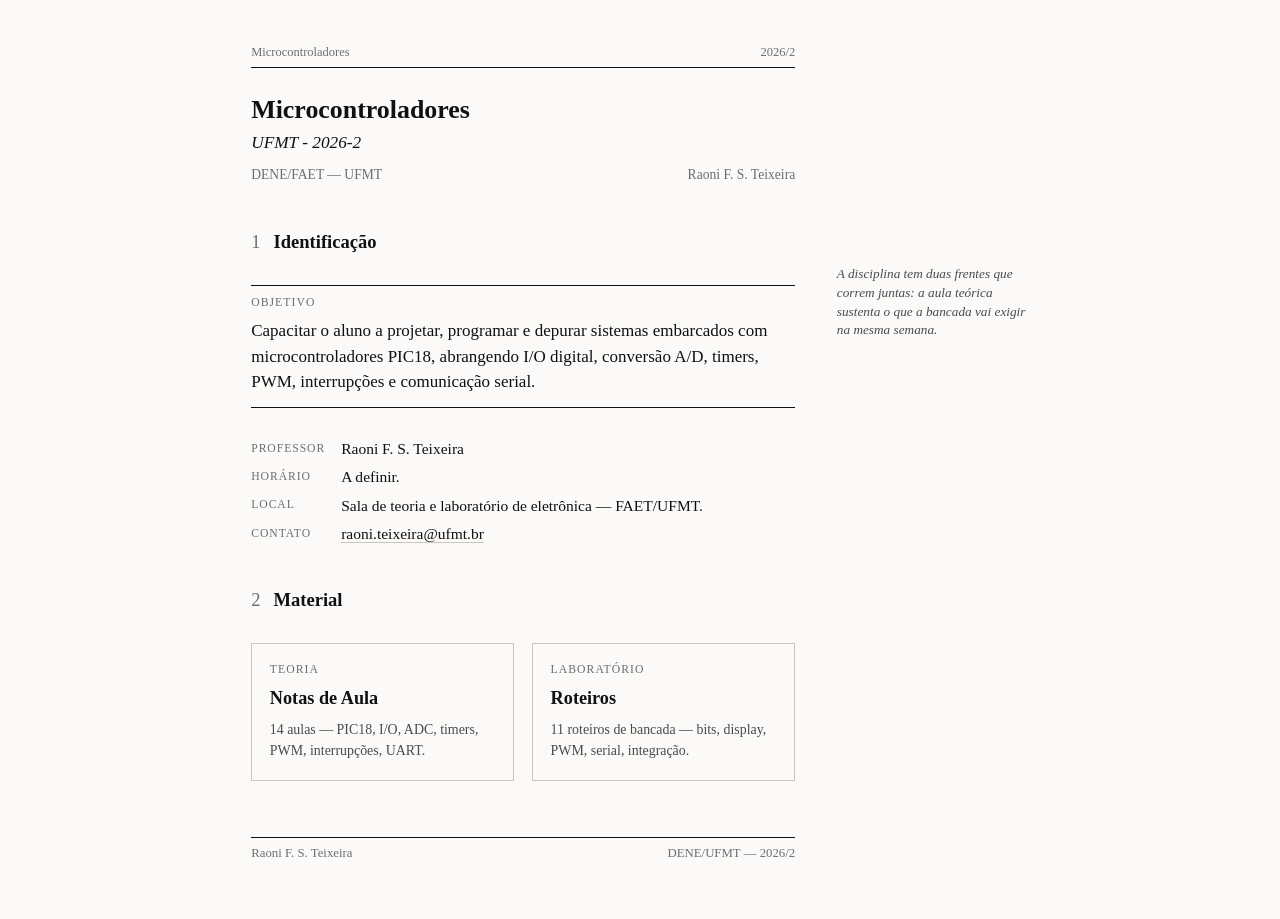
<file: index.html>
<!DOCTYPE html>
<html lang="pt-BR">
<head>
<meta charset="UTF-8">
<meta name="viewport" content="width=device-width, initial-scale=1.0">
<title>Microcontroladores — DENE/UFMT</title>
<link rel="stylesheet" href="./estilo.css">
</head>
<body>
<div class="pagina">

  <header>
    <p class="corrente"><span>Microcontroladores</span><span>2026/2</span></p>
    <h1>Microcontroladores</h1>
    <p class="subtitulo">UFMT - 2026-2</p>
    <p class="filiacao"><span>DENE/FAET — UFMT</span><span>Raoni F. S. Teixeira</span></p>
  </header>

  <main>

    <section>
      <h2>Identificação</h2>

      <p class="margem">A disciplina tem duas frentes que correm juntas: a aula
      teórica sustenta o que a bancada vai exigir na mesma semana.</p>

      <div class="objetivos">
        <span class="rotulo">Objetivo</span>
        <p style="margin:0">Capacitar o aluno a projetar, programar e depurar sistemas
        embarcados com microcontroladores PIC18, abrangendo I/O digital, conversão A/D,
        timers, PWM, interrupções e comunicação serial.</p>
      </div>

      <dl class="ident">
        <dt>Professor</dt>
        <dd>Raoni F. S. Teixeira</dd>
        <dt>Horário</dt>
        <dd>A definir.</dd>
        <dt>Local</dt>
        <dd>Sala de teoria e laboratório de eletrônica — FAET/UFMT.</dd>
        <dt>Contato</dt>
        <dd><a href="mailto:raoni.teixeira@ufmt.br">raoni.teixeira@ufmt.br</a></dd>
      </dl>
    </section>

    <section>
      <h2>Material</h2>

      <div class="entradas">
        <a class="entrada" href="./teoria/index.html">
          <span class="rotulo">Teoria</span>
          <span class="nome">Notas de Aula</span>
          <span class="glosa">14 aulas — PIC18, I/O, ADC, timers, PWM, interrupções, UART.</span>
        </a>
        <a class="entrada" href="./labs/index.html">
          <span class="rotulo">Laboratório</span>
          <span class="nome">Roteiros</span>
          <span class="glosa">11 roteiros de bancada — bits, display, PWM, serial, integração.</span>
        </a>
      </div>
    </section>

  </main>

  <footer>
    <span>Raoni F. S. Teixeira</span>
    <span>DENE/UFMT — 2026/2</span>
  </footer>

</div>
</body>
</html>
</file>
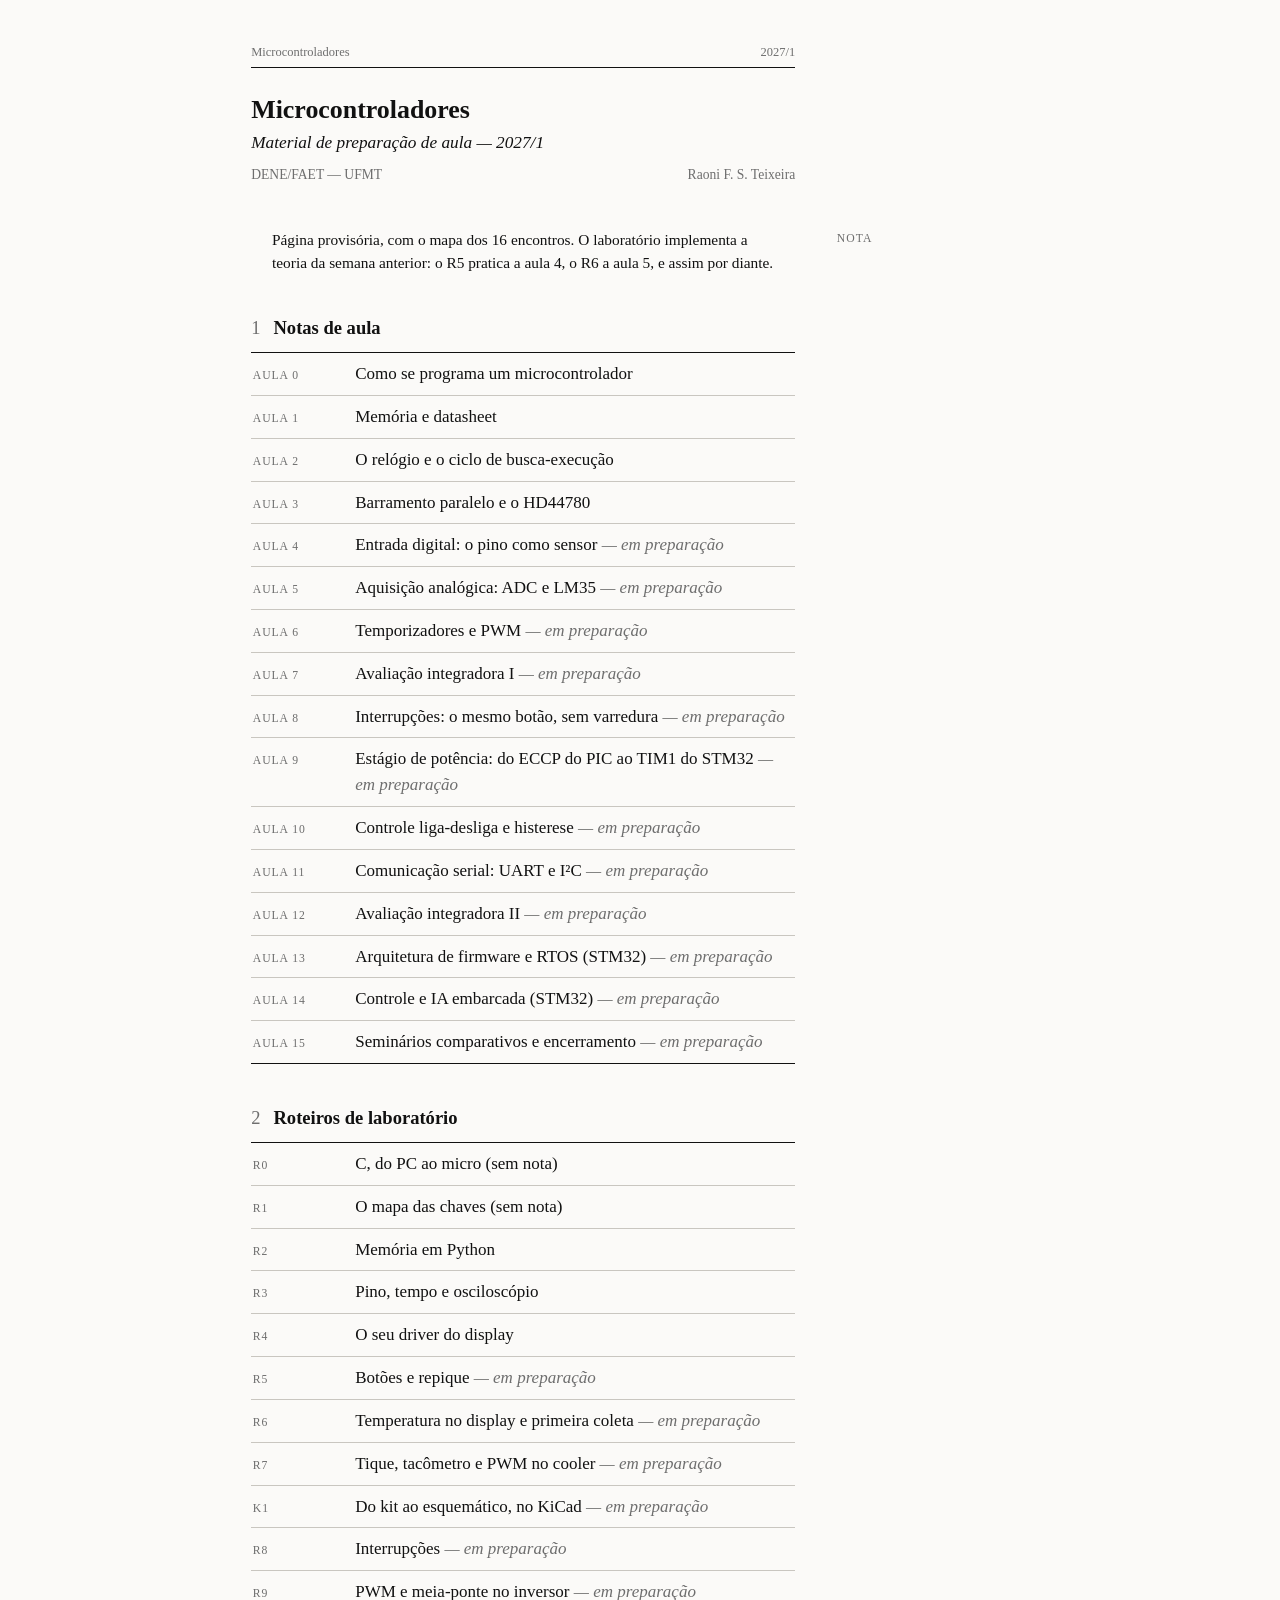
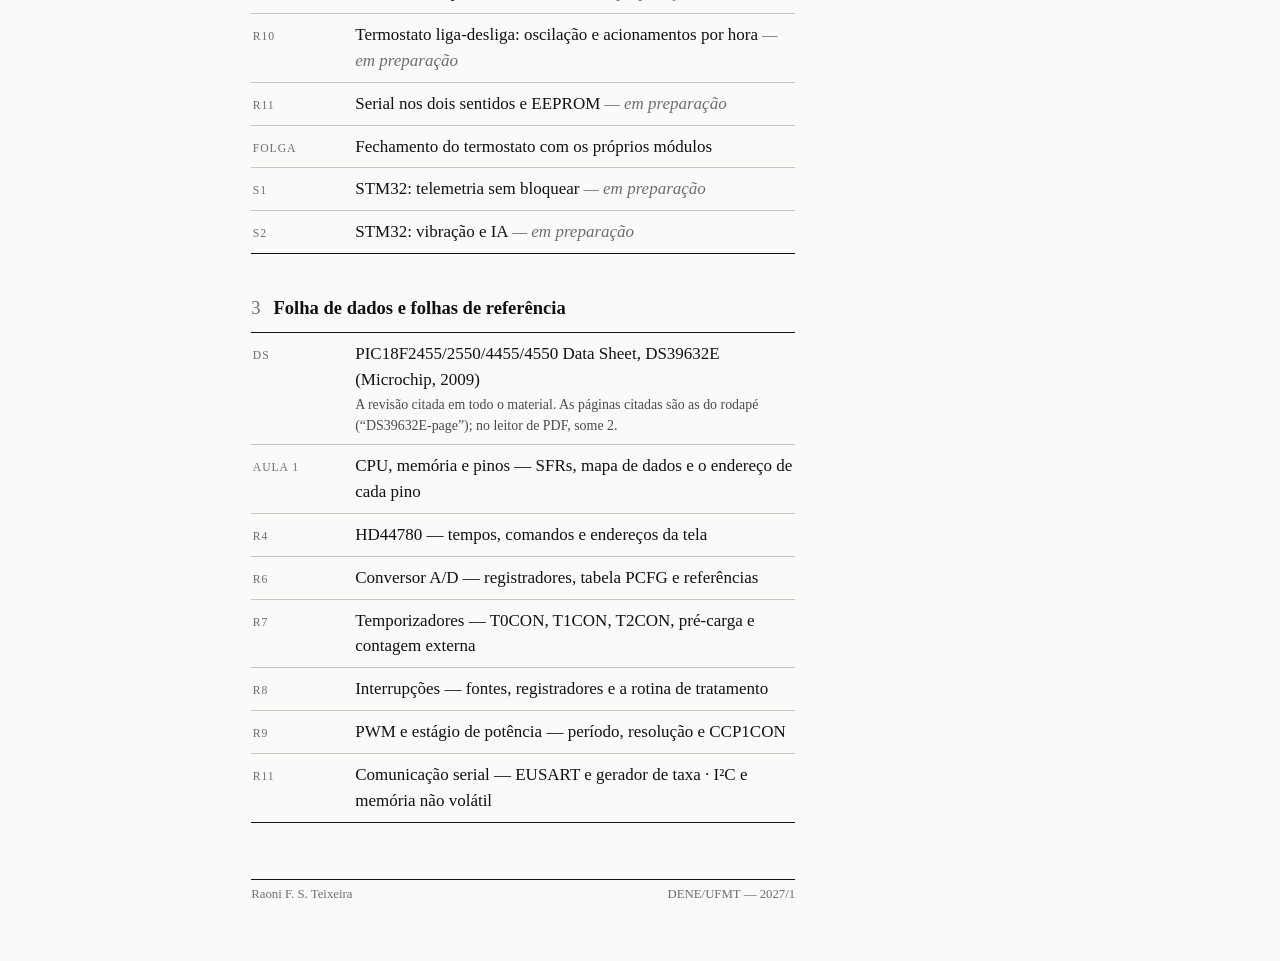
<file: 2027-1/index.html>
<!DOCTYPE html>
<html lang="pt-BR">
<head>
<meta charset="UTF-8">
<meta name="viewport" content="width=device-width, initial-scale=1.0">
<title>Microcontroladores — 2027/1</title>
<link rel="stylesheet" href="../estilo.css">
</head>
<body>
<div class="pagina">

  <header>
    <p class="corrente"><span>Microcontroladores</span><span>2027/1</span></p>
    <h1>Microcontroladores</h1>
    <p class="subtitulo">Material de preparação de aula — 2027/1</p>
    <p class="filiacao"><span>DENE/FAET — UFMT</span><span>Raoni F. S. Teixeira</span></p>
  </header>

  <main>

    <section>
      <p class="passagem">
        <span class="rotulo">Nota</span>
        Página provisória, com o mapa dos 16 encontros. O laboratório implementa
        a teoria da semana anterior: o R5 pratica a aula 4, o R6 a aula 5, e assim por diante.
      </p>
    </section>

    <section>
      <h2>Notas de aula</h2>
      <ol class="lista lista--larga">
        <li><span class="cod">Aula 0</span><span class="item"><a href="./pdf/aula0-como-se-programa.pdf" target="_blank">Como se programa um microcontrolador</a></span></li>
        <li><span class="cod">Aula 1</span><span class="item"><a href="./pdf/aula1-memoria-e-datasheet.pdf" target="_blank">Memória e datasheet</a></span></li>
        <li><span class="cod">Aula 2</span><span class="item"><a href="./pdf/aula2-clock-e-execucao.pdf" target="_blank">O relógio e o ciclo de busca-execução</a></span></li>
        <li><span class="cod">Aula 3</span><span class="item"><a href="./pdf/aula3-paralelo-e-display.pdf" target="_blank">Barramento paralelo e o HD44780</a></span></li>
        <li><span class="cod">Aula 4</span><span class="item">Entrada digital: o pino como sensor <span class="vazio">— em preparação</span></span></li>
        <li><span class="cod">Aula 5</span><span class="item">Aquisição analógica: ADC e LM35 <span class="vazio">— em preparação</span></span></li>
        <li><span class="cod">Aula 6</span><span class="item">Temporizadores e PWM <span class="vazio">— em preparação</span></span></li>
        <li><span class="cod">Aula 7</span><span class="item">Avaliação integradora I <span class="vazio">— em preparação</span></span></li>
        <li><span class="cod">Aula 8</span><span class="item">Interrupções: o mesmo botão, sem varredura <span class="vazio">— em preparação</span></span></li>
        <li><span class="cod">Aula 9</span><span class="item">Estágio de potência: do ECCP do PIC ao TIM1 do STM32 <span class="vazio">— em preparação</span></span></li>
        <li><span class="cod">Aula 10</span><span class="item">Controle liga-desliga e histerese <span class="vazio">— em preparação</span></span></li>
        <li><span class="cod">Aula 11</span><span class="item">Comunicação serial: UART e I²C <span class="vazio">— em preparação</span></span></li>
        <li><span class="cod">Aula 12</span><span class="item">Avaliação integradora II <span class="vazio">— em preparação</span></span></li>
        <li><span class="cod">Aula 13</span><span class="item">Arquitetura de firmware e RTOS (STM32) <span class="vazio">— em preparação</span></span></li>
        <li><span class="cod">Aula 14</span><span class="item">Controle e IA embarcada (STM32) <span class="vazio">— em preparação</span></span></li>
        <li><span class="cod">Aula 15</span><span class="item">Seminários comparativos e encerramento <span class="vazio">— em preparação</span></span></li>
      </ol>
    </section>

    <section>
      <h2>Roteiros de laboratório</h2>
      <ol class="lista lista--larga">
        <li><span class="cod">R0</span><span class="item"><a href="./pdf/R0-c-do-pc-ao-micro.pdf" target="_blank">C, do PC ao micro (sem nota)</a></span></li>
        <li><span class="cod">R1</span><span class="item"><a href="./pdf/R1-o-kit-xm118.pdf" target="_blank">O mapa das chaves (sem nota)</a></span></li>
        <li><span class="cod">R2</span><span class="item"><a href="./pdf/R2-memoria-em-python.pdf" target="_blank">Memória em Python</a></span></li>
        <li><span class="cod">R3</span><span class="item"><a href="./pdf/R3-pino-tempo-osciloscopio.pdf" target="_blank">Pino, tempo e osciloscópio</a></span></li>
        <li><span class="cod">R4</span><span class="item"><a href="./pdf/R4-display-hd44780.pdf" target="_blank">O seu driver do display</a></span></li>
        <li><span class="cod">R5</span><span class="item">Botões e repique <span class="vazio">— em preparação</span></span></li>
        <li><span class="cod">R6</span><span class="item">Temperatura no display e primeira coleta <span class="vazio">— em preparação</span></span></li>
        <li><span class="cod">R7</span><span class="item">Tique, tacômetro e PWM no cooler <span class="vazio">— em preparação</span></span></li>
        <li><span class="cod">K1</span><span class="item">Do kit ao esquemático, no KiCad <span class="vazio">— em preparação</span></span></li>
        <li><span class="cod">R8</span><span class="item">Interrupções <span class="vazio">— em preparação</span></span></li>
        <li><span class="cod">R9</span><span class="item">PWM e meia-ponte no inversor <span class="vazio">— em preparação</span></span></li>
        <li><span class="cod">R10</span><span class="item">Termostato liga-desliga: oscilação e acionamentos por hora <span class="vazio">— em preparação</span></span></li>
        <li><span class="cod">R11</span><span class="item">Serial nos dois sentidos e EEPROM <span class="vazio">— em preparação</span></span></li>
        <li><span class="cod">Folga</span><span class="item">Fechamento do termostato com os próprios módulos</span></li>
        <li><span class="cod">S1</span><span class="item">STM32: telemetria sem bloquear <span class="vazio">— em preparação</span></span></li>
        <li><span class="cod">S2</span><span class="item">STM32: vibração e IA <span class="vazio">— em preparação</span></span></li>
      </ol>
    </section>

    <section>
      <h2>Folha de dados e folhas de referência</h2>
      <ol class="lista lista--larga">
        <li><span class="cod">DS</span><span class="item"><a href="./pdf/39632e.pdf" target="_blank">PIC18F2455/2550/4455/4550 Data Sheet, DS39632E (Microchip, 2009)</a><span class="glosa">A revisão citada em todo o material. As páginas citadas são as do rodapé (“DS39632E-page”); no leitor de PDF, some 2.</span></span></li>
        <li><span class="cod">Aula 1</span><span class="item"><a href="../labs/cpu-memoria-pinos-referencia.html">CPU, memória e pinos — SFRs, mapa de dados e o endereço de cada pino</a></span></li>
        <li><span class="cod">R4</span><span class="item"><a href="../labs/hd44780-referencia.html">HD44780 — tempos, comandos e endereços da tela</a></span></li>
        <li><span class="cod">R6</span><span class="item"><a href="../labs/adc-referencia.html">Conversor A/D — registradores, tabela PCFG e referências</a></span></li>
        <li><span class="cod">R7</span><span class="item"><a href="../labs/timers-referencia.html">Temporizadores — T0CON, T1CON, T2CON, pré-carga e contagem externa</a></span></li>
        <li><span class="cod">R8</span><span class="item"><a href="../labs/interrupcoes-referencia.html">Interrupções — fontes, registradores e a rotina de tratamento</a></span></li>
        <li><span class="cod">R9</span><span class="item"><a href="../labs/pwm-referencia.html">PWM e estágio de potência — período, resolução e CCP1CON</a></span></li>
        <li><span class="cod">R11</span><span class="item"><a href="../labs/serial-referencia.html">Comunicação serial — EUSART e gerador de taxa</a> · <a href="../labs/i2c-referencia.html">I²C e memória não volátil</a></span></li>
      </ol>
    </section>

  </main>

  <footer>
    <span>Raoni F. S. Teixeira</span>
    <span>DENE/UFMT — 2027/1</span>
  </footer>

</div>
</body>
</html>
</file>
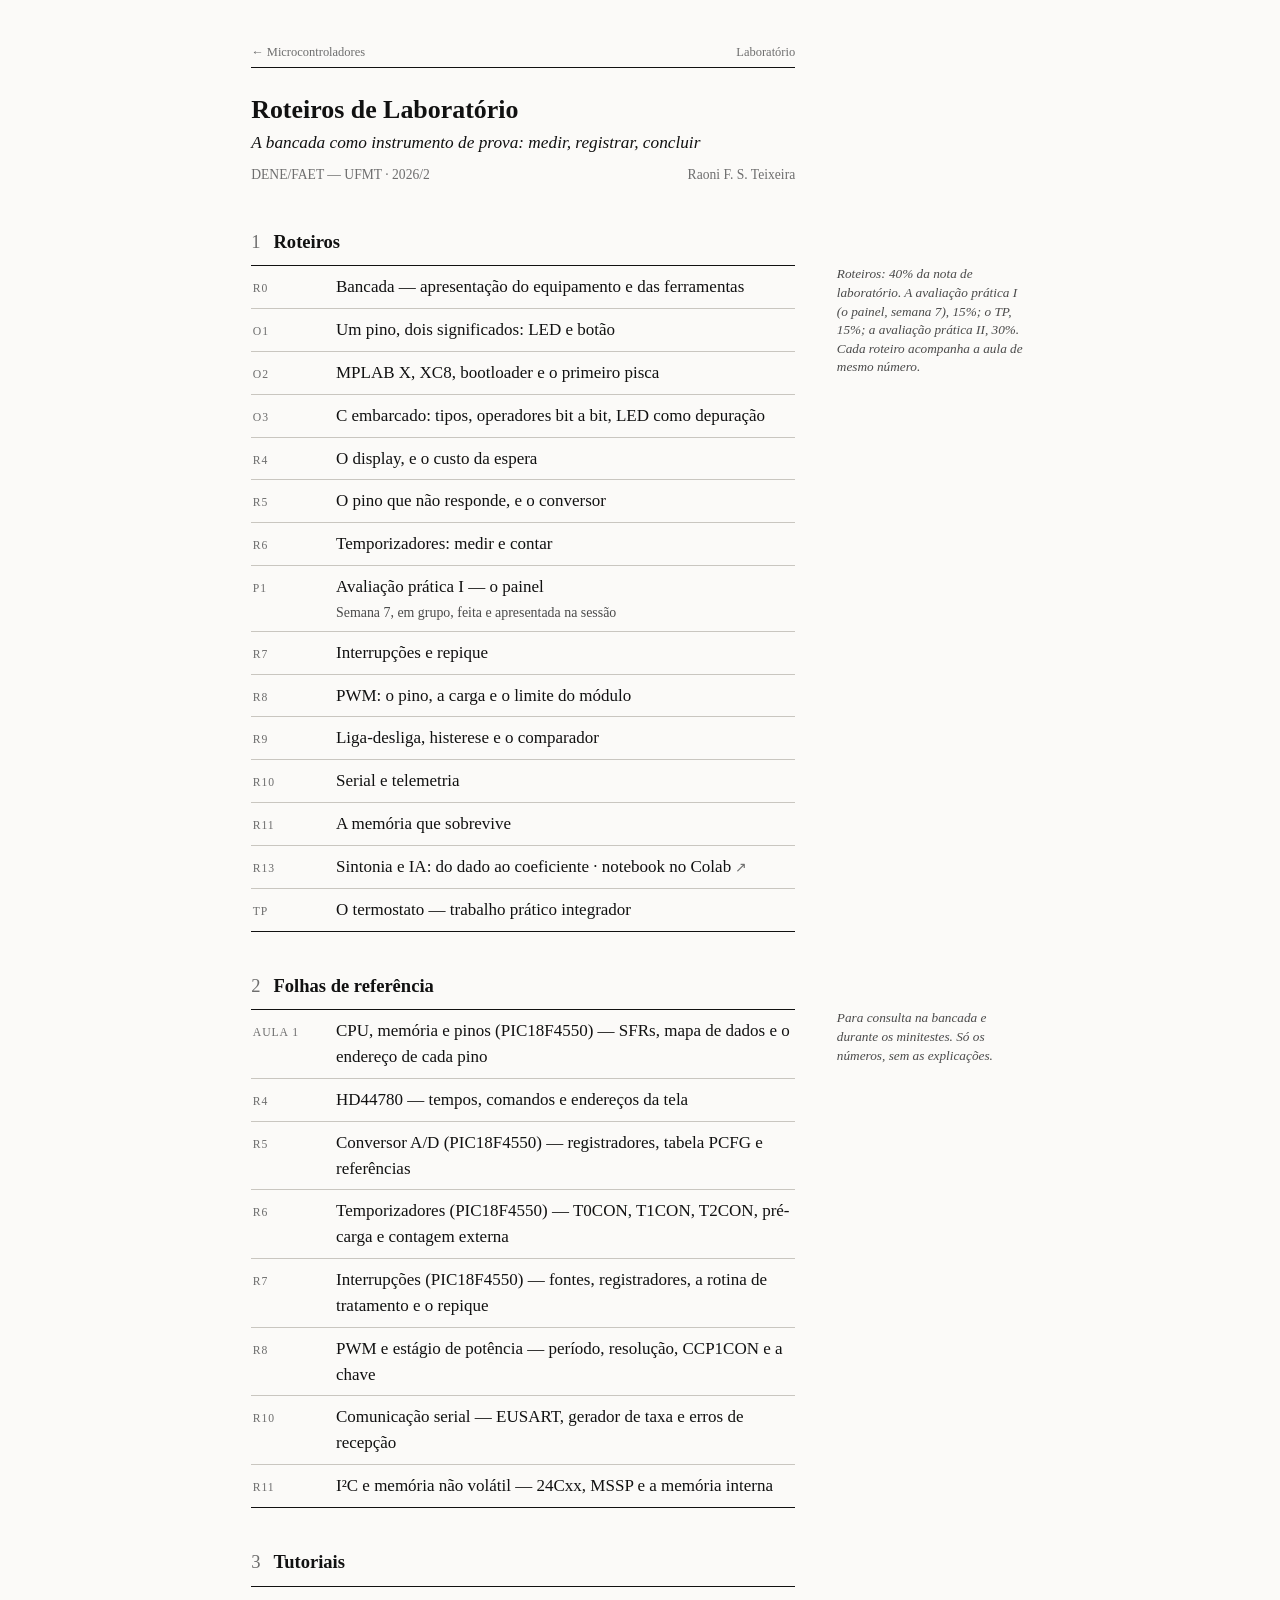
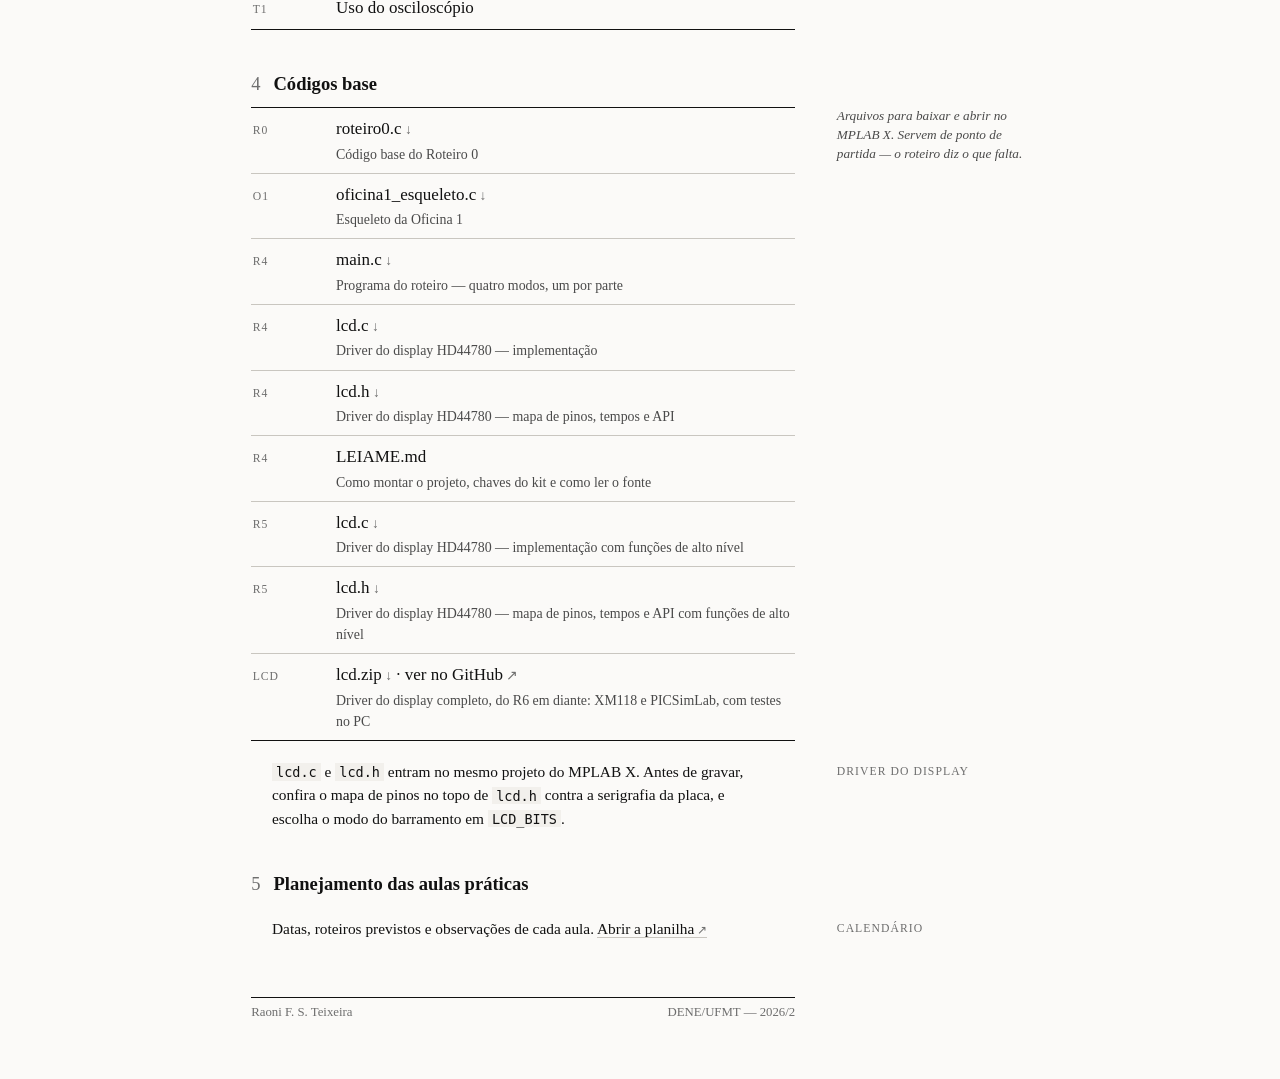
<file: labs/index.html>
<!DOCTYPE html>
<html lang="pt-BR">
<head>
<meta charset="UTF-8">
<meta name="viewport" content="width=device-width, initial-scale=1.0">
<title>Laboratório — Microcontroladores</title>
<link rel="stylesheet" href="../estilo.css">
</head>
<body>
<div class="pagina">

  <header>
    <p class="corrente"><a href="../index.html">← Microcontroladores</a><span>Laboratório</span></p>
    <h1>Roteiros de Laboratório</h1>
    <p class="subtitulo">A bancada como instrumento de prova: medir, registrar, concluir</p>
    <p class="filiacao"><span>DENE/FAET — UFMT · 2026/2</span><span>Raoni F. S. Teixeira</span></p>
  </header>

  <main>

    <section>
      <h2>Roteiros</h2>

      <p class="margem">Roteiros: 40% da nota de laboratório. A avaliação
      prática I (o painel, semana 7), 15%; o TP, 15%; a avaliação prática II, 30%. Cada roteiro acompanha a aula
      de mesmo número.</p>

      <ol class="lista">
        <li><span class="cod">R0</span><span class="item"><a href="./R0-bancada.pdf" target="_blank">Bancada — apresentação do equipamento e das ferramentas</a></span></li>
        <li><span class="cod">O1</span><span class="item"><a href="./O1-um-pino-dois-significados.pdf" target="_blank">Um pino, dois significados: LED e botão</a></span></li>
        <li><span class="cod">O2</span><span class="item"><a href="./O2-oficina.pdf" target="_blank">MPLAB X, XC8, bootloader e o primeiro pisca</a></span></li>
        <li><span class="cod">O3</span><span class="item"><a href="./O3-oficina.pdf" target="_blank">C embarcado: tipos, operadores bit a bit, LED como depuração</a></span></li>
        <li><span class="cod">R4</span><span class="item"><a href="./R4-display-hd44780.pdf" target="_blank">O display, e o custo da espera</a></span></li>
        <li><span class="cod">R5</span><span class="item"><a href="./R5-entrada-e-conversor.pdf" target="_blank">O pino que não responde, e o conversor</a></span></li>
        <li><span class="cod">R6</span><span class="item"><a href="./R6-temporizadores.pdf" target="_blank">Temporizadores: medir e contar</a></span></li>
        <li><span class="cod">P1</span><span class="item"><a href="./P1-painel.pdf" target="_blank">Avaliação prática I — o painel</a><span class="glosa">Semana 7, em grupo, feita e apresentada na sessão</span></span></li>
        <li><span class="cod">R7</span><span class="item"><a href="./R7-interrupcoes.pdf" target="_blank">Interrupções e repique</a></span></li>
        <li><span class="cod">R8</span><span class="item"><a href="./R8-pwm.pdf" target="_blank">PWM: o pino, a carga e o limite do módulo</a></span></li>
        <li><span class="cod">R9</span><span class="item"><a href="./R9-liga-desliga.pdf" target="_blank">Liga-desliga, histerese e o comparador</a></span></li>
        <li><span class="cod">R10</span><span class="item"><a href="./R10-telemetria.pdf" target="_blank">Serial e telemetria</a></span></li>
        <li><span class="cod">R11</span><span class="item"><a href="./R11-memoria.pdf" target="_blank">A memória que sobrevive</a></span></li>
        <li><span class="cod">R13</span><span class="item"><a href="./R13-sintonia-ia.pdf" target="_blank">Sintonia e IA: do dado ao coeficiente</a> · <a class="ext" href="https://colab.research.google.com/github/raoni-teixeira/micro/blob/main/code/R13-colab.ipynb" target="_blank">notebook no Colab</a></span></li>
        <li><span class="cod">TP</span><span class="item"><a href="./TP-termostato.pdf" target="_blank">O termostato — trabalho prático integrador</a></span></li>
      </ol>
    </section>

    <section>
      <h2>Folhas de referência</h2>

      <p class="margem">Para consulta na bancada e durante os minitestes. Só os
      números, sem as explicações.</p>

      <ol class="lista">
        <li><span class="cod">Aula 1</span><span class="item"><a href="./cpu-memoria-pinos-referencia.html">CPU, memória e pinos (PIC18F4550) — SFRs, mapa de dados e o endereço de cada pino</a></span></li>
        <li><span class="cod">R4</span><span class="item"><a href="./hd44780-referencia.html">HD44780 — tempos, comandos e endereços da tela</a></span></li>
        <li><span class="cod">R5</span><span class="item"><a href="./adc-referencia.html">Conversor A/D (PIC18F4550) — registradores, tabela PCFG e referências</a></span></li>
        <li><span class="cod">R6</span><span class="item"><a href="./timers-referencia.html">Temporizadores (PIC18F4550) — T0CON, T1CON, T2CON, pré-carga e contagem externa</a></span></li>
        <li><span class="cod">R7</span><span class="item"><a href="./interrupcoes-referencia.html">Interrupções (PIC18F4550) — fontes, registradores, a rotina de tratamento e o repique</a></span></li>
        <li><span class="cod">R8</span><span class="item"><a href="./pwm-referencia.html">PWM e estágio de potência — período, resolução, CCP1CON e a chave</a></span></li>
        <li><span class="cod">R10</span><span class="item"><a href="./serial-referencia.html">Comunicação serial — EUSART, gerador de taxa e erros de recepção</a></span></li>
        <li><span class="cod">R11</span><span class="item"><a href="./i2c-referencia.html">I²C e memória não volátil — 24Cxx, MSSP e a memória interna</a></span></li>
      </ol>
    </section>

    <section>
      <h2>Tutoriais</h2>
      <ol class="lista">
        <li><span class="cod">T1</span><span class="item"><a href="./tutorial_ociloscopio.pdf" target="_blank">Uso do osciloscópio</a></span></li>
      </ol>
    </section>

    <section>
      <h2>Códigos base</h2>

      <p class="margem">Arquivos para baixar e abrir no MPLAB X. Servem de ponto
      de partida — o roteiro diz o que falta.</p>

      <ol class="lista">
        <li><span class="cod">R0</span><span class="item"><a class="baixar" href="../code/roteiro0.c" download>roteiro0.c</a><span class="glosa">Código base do Roteiro 0</span></span></li>
        <li><span class="cod">O1</span><span class="item"><a class="baixar" href="../code/oficina1_esqueleto.c" download>oficina1_esqueleto.c</a><span class="glosa">Esqueleto da Oficina 1</span></span></li>
        <li><span class="cod">R4</span><span class="item"><a class="baixar" href="./lcd-driver/lcd/main.c" download>main.c</a><span class="glosa">Programa do roteiro — quatro modos, um por parte</span></span></li>
        <li><span class="cod">R4</span><span class="item"><a class="baixar" href="./lcd-driver/lcd/lcd.c" download>lcd.c</a><span class="glosa">Driver do display HD44780 — implementação</span></span></li>
        <li><span class="cod">R4</span><span class="item"><a class="baixar" href="./lcd-driver/lcd/lcd.h" download>lcd.h</a><span class="glosa">Driver do display HD44780 — mapa de pinos, tempos e API</span></span></li>
        <li><span class="cod">R4</span><span class="item"><a href="./lcd-driver/lcd/LEIAME.md">LEIAME.md</a><span class="glosa">Como montar o projeto, chaves do kit e como ler o fonte</span></span></li>
        <li><span class="cod">R5</span><span class="item"><a class="baixar" href="../code/roteiro5/lcd.c" download>lcd.c</a><span class="glosa">Driver do display HD44780 — implementação com funções de alto nível</span></span></li>
        <li><span class="cod">R5</span><span class="item"><a class="baixar" href="../code/roteiro5/lcd.h" download>lcd.h</a><span class="glosa">Driver do display HD44780 — mapa de pinos, tempos e API com funções de alto nível</span></span></li>
        <li><span class="cod">LCD</span><span class="item"><a class="baixar" href="../code/lcd.zip">lcd.zip</a> · <a class="ext" href="https://github.com/raoni-teixeira/micro/tree/main/code/lcd" target="_blank">ver no GitHub</a><span class="glosa">Driver do display completo, do R6 em diante: XM118 e PICSimLab, com testes no PC</span></span></li>

      </ol>

      <p class="passagem">
        <span class="rotulo">Driver do display</span>
        <code>lcd.c</code> e <code>lcd.h</code> entram no mesmo projeto do MPLAB X. Antes de gravar,
        confira o mapa de pinos no topo de <code>lcd.h</code> contra a serigrafia
        da placa, e escolha o modo do barramento em <code>LCD_BITS</code>.
      </p>
    </section>

    <section>
      <h2>Planejamento das aulas práticas</h2>
      <p class="passagem">
        <span class="rotulo">Calendário</span>
        Datas, roteiros previstos e observações de cada aula.
        <a class="ext" href="https://docs.google.com/spreadsheets/d/1IuWi-_nJvI9lAxtIG5WPpCvGY_F3FopDyB3n4TkNg3Q/edit?usp=sharing" target="_blank">Abrir a planilha</a>
      </p>
    </section>

  </main>

  <footer>
    <span>Raoni F. S. Teixeira</span>
    <span>DENE/UFMT — 2026/2</span>
  </footer>

</div>
</body>
</html>
</file>
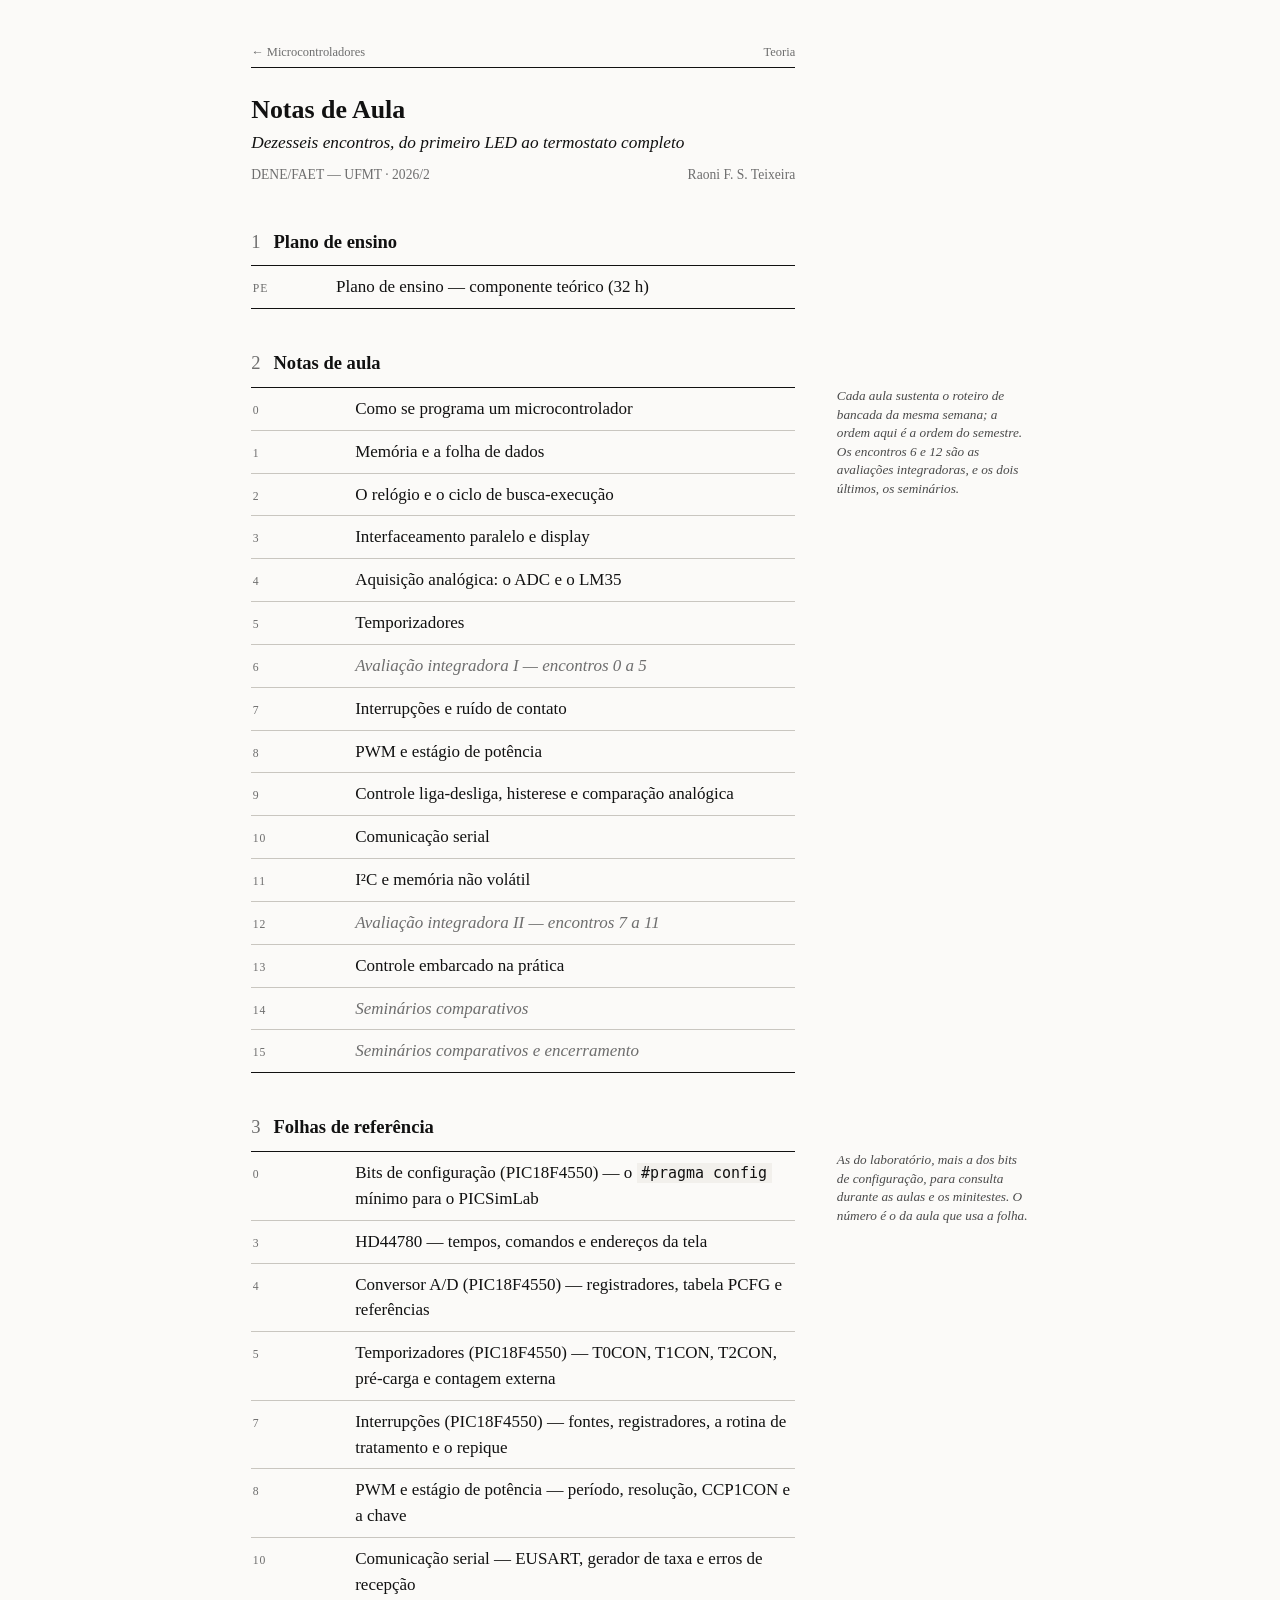
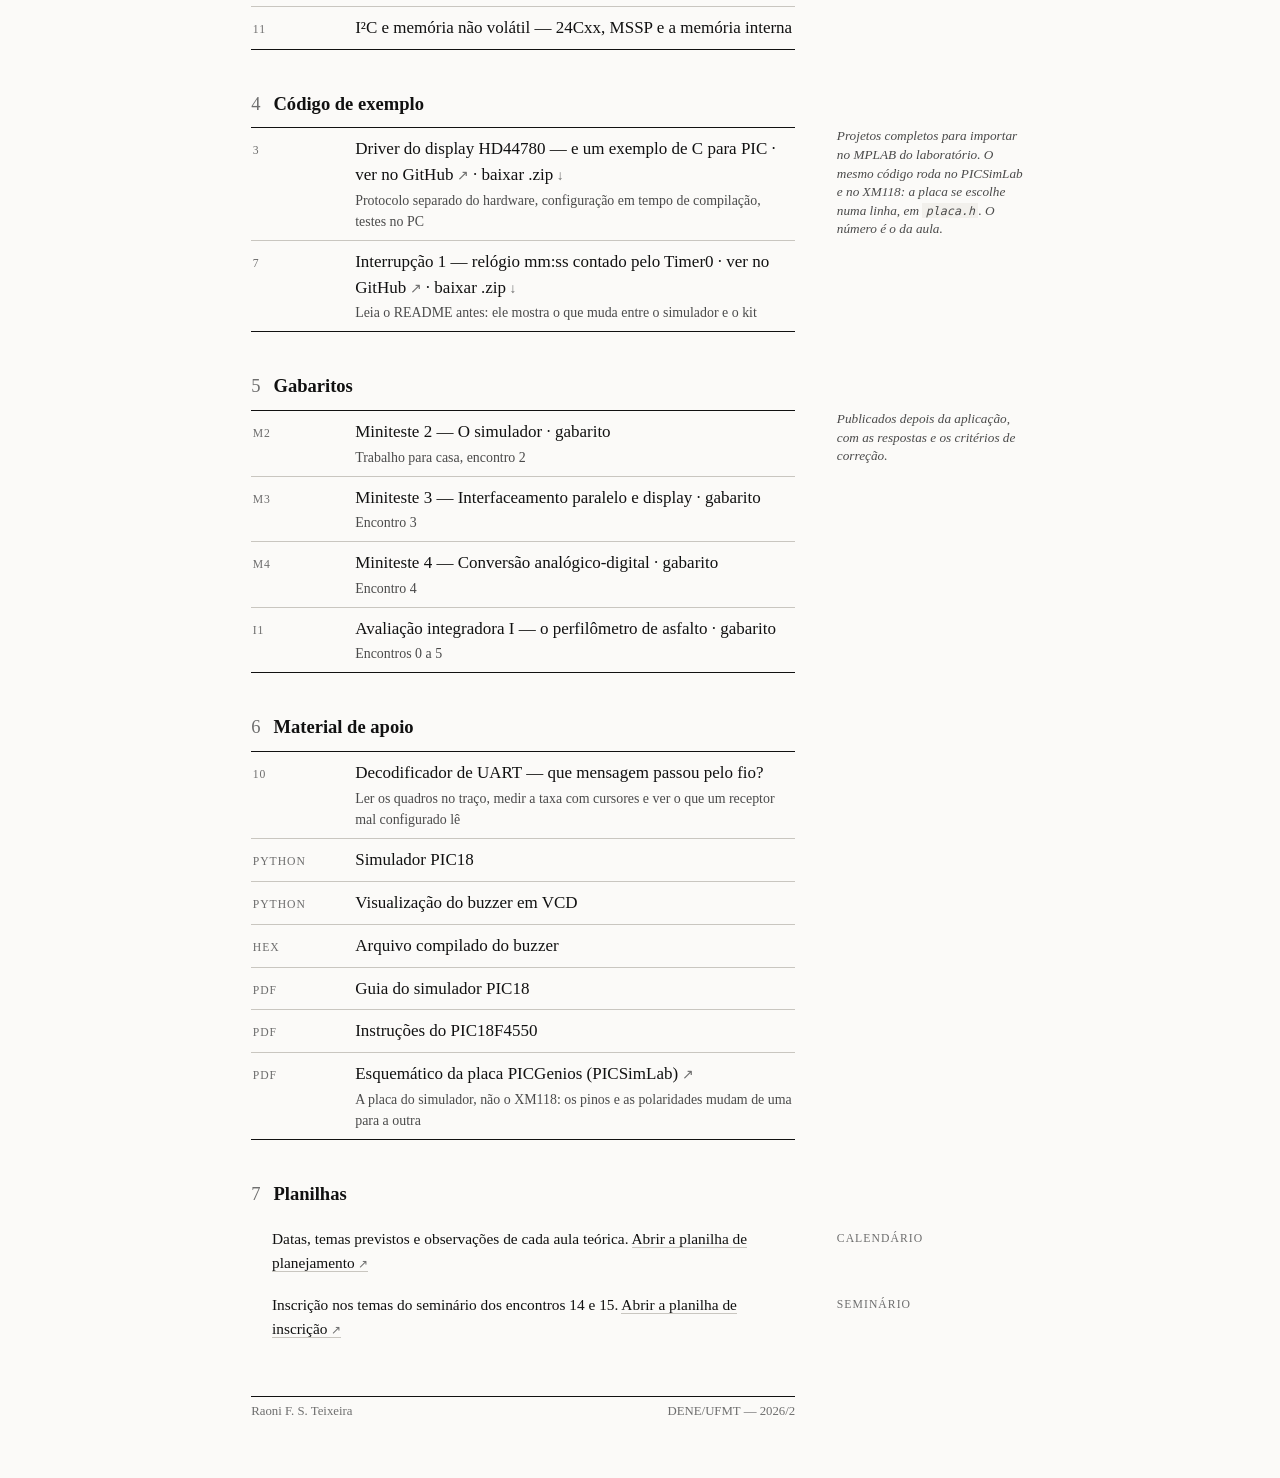
<file: teoria/index.html>
<!DOCTYPE html>
<html lang="pt-BR">
<head>
<meta charset="UTF-8">
<meta name="viewport" content="width=device-width, initial-scale=1.0">
<title>Teoria — Microcontroladores</title>
<link rel="stylesheet" href="../estilo.css">
</head>
<body>
<div class="pagina">

  <header>
    <p class="corrente"><a href="../index.html">← Microcontroladores</a><span>Teoria</span></p>
    <h1>Notas de Aula</h1>
    <p class="subtitulo">Dezesseis encontros, do primeiro LED ao termostato completo</p>
    <p class="filiacao"><span>DENE/FAET — UFMT · 2026/2</span><span>Raoni F. S. Teixeira</span></p>
  </header>

  <main>

    <section>
      <h2>Plano de ensino</h2>
      <ol class="lista">
        <li><span class="cod">PE</span><span class="item"><a href="./plano-ensino-teoria.pdf" target="_blank">Plano de ensino — componente teórico (32 h)</a></span></li>
      </ol>
    </section>

    <section>
      <h2>Notas de aula</h2>

      <p class="margem">Cada aula sustenta o roteiro de bancada da mesma
      semana; a ordem aqui é a ordem do semestre. Os encontros 6 e 12 são as
      avaliações integradoras, e os dois últimos, os seminários.</p>

      <ol class="lista lista--larga">
        <li><span class="cod">0</span><span class="item"><a href="./aula0-como-se-programa.pdf" target="_blank">Como se programa um microcontrolador</a></span></li>
        <li><span class="cod">1</span><span class="item"><a href="./aula1-memoria-e-datasheet.pdf" target="_blank">Memória e a folha de dados</a></span></li>
        <li><span class="cod">2</span><span class="item"><a href="./aula2-clock-e-execucao.pdf" target="_blank">O relógio e o ciclo de busca-execução</a></span></li>
        <li><span class="cod">3</span><span class="item"><a href="./aula3-paralelo-e-display.pdf" target="_blank">Interfaceamento paralelo e display</a></span></li>
        <li><span class="cod">4</span><span class="item"><a href="./aula4-adc-e-lm35.pdf" target="_blank">Aquisição analógica: o ADC e o LM35</a></span></li>
        <li><span class="cod">5</span><span class="item"><a href="./aula5-temporizadores.pdf" target="_blank">Temporizadores</a></span></li>
        <li><span class="cod">6</span><span class="item"><span class="vazio">Avaliação integradora I — encontros 0 a 5</span></span></li>
        <li><span class="cod">7</span><span class="item"><a href="./aula7-interrupcoes-e-repique.pdf" target="_blank">Interrupções e ruído de contato</a></span></li>
        <li><span class="cod">8</span><span class="item"><a href="./aula8-pwm-e-potencia.pdf" target="_blank">PWM e estágio de potência</a></span></li>
        <li><span class="cod">9</span><span class="item"><a href="./aula9-liga-desliga-e-histerese.pdf" target="_blank">Controle liga-desliga, histerese e comparação analógica</a></span></li>
        <li><span class="cod">10</span><span class="item"><a href="./aula10-comunicacao-serial.pdf" target="_blank">Comunicação serial</a></span></li>
        <li><span class="cod">11</span><span class="item"><a href="./aula11-i2c-e-memoria.pdf" target="_blank">I²C e memória não volátil</a></span></li>
        <li><span class="cod">12</span><span class="item"><span class="vazio">Avaliação integradora II — encontros 7 a 11</span></span></li>
        <li><span class="cod">13</span><span class="item"><a href="./aula13-controle-embarcado.pdf" target="_blank">Controle embarcado na prática</a></span></li>
        <li><span class="cod">14</span><span class="item"><span class="vazio">Seminários comparativos</span></span></li>
        <li><span class="cod">15</span><span class="item"><span class="vazio">Seminários comparativos e encerramento</span></span></li>
      </ol>
    </section>

    <section>
      <h2>Folhas de referência</h2>

      <p class="margem">As do laboratório, mais a dos bits de configuração, para
      consulta durante as aulas e os minitestes. O número é o da aula que usa a folha.</p>

      <ol class="lista lista--larga">
        <li><span class="cod">0</span><span class="item"><a href="./config-referencia.html">Bits de configuração (PIC18F4550) — o <code>#pragma config</code> mínimo para o PICSimLab</a></span></li>
        <li><span class="cod">3</span><span class="item"><a href="../labs/hd44780-referencia.html">HD44780 — tempos, comandos e endereços da tela</a></span></li>
        <li><span class="cod">4</span><span class="item"><a href="../labs/adc-referencia.html">Conversor A/D (PIC18F4550) — registradores, tabela PCFG e referências</a></span></li>
        <li><span class="cod">5</span><span class="item"><a href="../labs/timers-referencia.html">Temporizadores (PIC18F4550) — T0CON, T1CON, T2CON, pré-carga e contagem externa</a></span></li>
        <li><span class="cod">7</span><span class="item"><a href="../labs/interrupcoes-referencia.html">Interrupções (PIC18F4550) — fontes, registradores, a rotina de tratamento e o repique</a></span></li>
        <li><span class="cod">8</span><span class="item"><a href="../labs/pwm-referencia.html">PWM e estágio de potência — período, resolução, CCP1CON e a chave</a></span></li>
        <li><span class="cod">10</span><span class="item"><a href="../labs/serial-referencia.html">Comunicação serial — EUSART, gerador de taxa e erros de recepção</a></span></li>
        <li><span class="cod">11</span><span class="item"><a href="../labs/i2c-referencia.html">I²C e memória não volátil — 24Cxx, MSSP e a memória interna</a></span></li>
      </ol>
    </section>

    <section>
      <h2>Código de exemplo</h2>

      <p class="margem">Projetos completos para importar no MPLAB do
      laboratório. O mesmo código roda no PICSimLab e no XM118: a placa se
      escolhe numa linha, em <code>placa.h</code>. O número é o da aula.</p>

      <ol class="lista lista--larga">
        <li><span class="cod">3</span><span class="item">Driver do display HD44780 — e um exemplo de C para PIC · <a class="ext" href="https://github.com/raoni-teixeira/micro/tree/main/code/lcd" target="_blank">ver no GitHub</a> · <a class="baixar" href="../code/lcd.zip">baixar .zip</a><span class="glosa">Protocolo separado do hardware, configuração em tempo de compilação, testes no PC</span></span></li>
        <li><span class="cod">7</span><span class="item">Interrupção 1 — relógio mm:ss contado pelo Timer0 · <a class="ext" href="https://github.com/raoni-teixeira/micro/tree/main/code/interrupcao_1" target="_blank">ver no GitHub</a> · <a class="baixar" href="../code/interrupcao_1.zip">baixar .zip</a><span class="glosa">Leia o README antes: ele mostra o que muda entre o simulador e o kit</span></span></li>
      </ol>
    </section>

    <section>
      <h2>Gabaritos</h2>

      <p class="margem">Publicados depois da aplicação, com as respostas e os
      critérios de correção.</p>

      <ol class="lista lista--larga">
        <li><span class="cod">M2</span><span class="item"><a href="./M2-simulador.pdf" target="_blank">Miniteste 2 — O simulador</a> · <a href="./M2-simulador-gab.pdf" target="_blank">gabarito</a><span class="glosa">Trabalho para casa, encontro 2</span></span></li>
        <li><span class="cod">M3</span><span class="item"><a href="./M3-display.pdf" target="_blank">Miniteste 3 — Interfaceamento paralelo e display</a> · <a href="./M3-display-gab.pdf" target="_blank">gabarito</a><span class="glosa">Encontro 3</span></span></li>
        <li><span class="cod">M4</span><span class="item"><a href="./M4-adc.pdf" target="_blank">Miniteste 4 — Conversão analógico-digital</a> · <a href="./M4-adc-gab.pdf" target="_blank">gabarito</a><span class="glosa">Encontro 4</span></span></li>
        <li><span class="cod">I1</span><span class="item"><a href="./I1-integradora.pdf" target="_blank">Avaliação integradora I — o perfilômetro de asfalto</a> · <a href="./I1-integradora-gab.pdf" target="_blank">gabarito</a><span class="glosa">Encontros 0 a 5</span></span></li>
      </ol>
    </section>

    <section>
      <h2>Material de apoio</h2>
      <ol class="lista lista--larga">
        <li><span class="cod">10</span><span class="item"><a href="./uart-decodificador.html">Decodificador de UART — que mensagem passou pelo fio?</a><span class="glosa">Ler os quadros no traço, medir a taxa com cursores e ver o que um receptor mal configurado lê</span></span></li>
        <li><span class="cod">Python</span><span class="item"><a href="../code/pic18.py" target="_blank">Simulador PIC18</a></span></li>
        <li><span class="cod">Python</span><span class="item"><a href="../code/vcd_buzzer.py" target="_blank">Visualização do buzzer em VCD</a></span></li>
        <li><span class="cod">Hex</span><span class="item"><a href="../code/blink.hex" target="_blank">Arquivo compilado do buzzer</a></span></li>
        <li><span class="cod">PDF</span><span class="item"><a href="./guia_simulador_pic18.pdf" target="_blank">Guia do simulador PIC18</a></span></li>
        <li><span class="cod">PDF</span><span class="item"><a href="./instrucoes_pic18f4550.pdf" target="_blank">Instruções do PIC18F4550</a></span></li>
        <li><span class="cod">PDF</span><span class="item"><a class="ext" href="https://lcgamboa.github.io/picsimlab_docs/stable/pdf/boards/PICGenios.pdf" target="_blank">Esquemático da placa PICGenios (PICSimLab)</a><span class="glosa">A placa do simulador, não o XM118: os pinos e as polaridades mudam de uma para a outra</span></span></li>
      </ol>
    </section>

    <section>
      <h2>Planilhas</h2>

      <p class="passagem">
        <span class="rotulo">Calendário</span>
        Datas, temas previstos e observações de cada aula teórica.
        <a class="ext" href="https://docs.google.com/spreadsheets/d/1IuWi-_nJvI9lAxtIG5WPpCvGY_F3FopDyB3n4TkNg3Q/edit?usp=sharing" target="_blank">Abrir a planilha de planejamento</a>
      </p>

      <p class="passagem">
        <span class="rotulo">Seminário</span>
        Inscrição nos temas do seminário dos encontros 14 e 15.
        <a class="ext" href="https://docs.google.com/spreadsheets/d/1QnZRf-cF-NxcSk_hoF-mHvyIdxBaFx0rqTtbcdp4oCk/edit?usp=sharing" target="_blank">Abrir a planilha de inscrição</a>
      </p>
    </section>

  </main>

  <footer>
    <span>Raoni F. S. Teixeira</span>
    <span>DENE/UFMT — 2026/2</span>
  </footer>

</div>
</body>
</html>
</file>
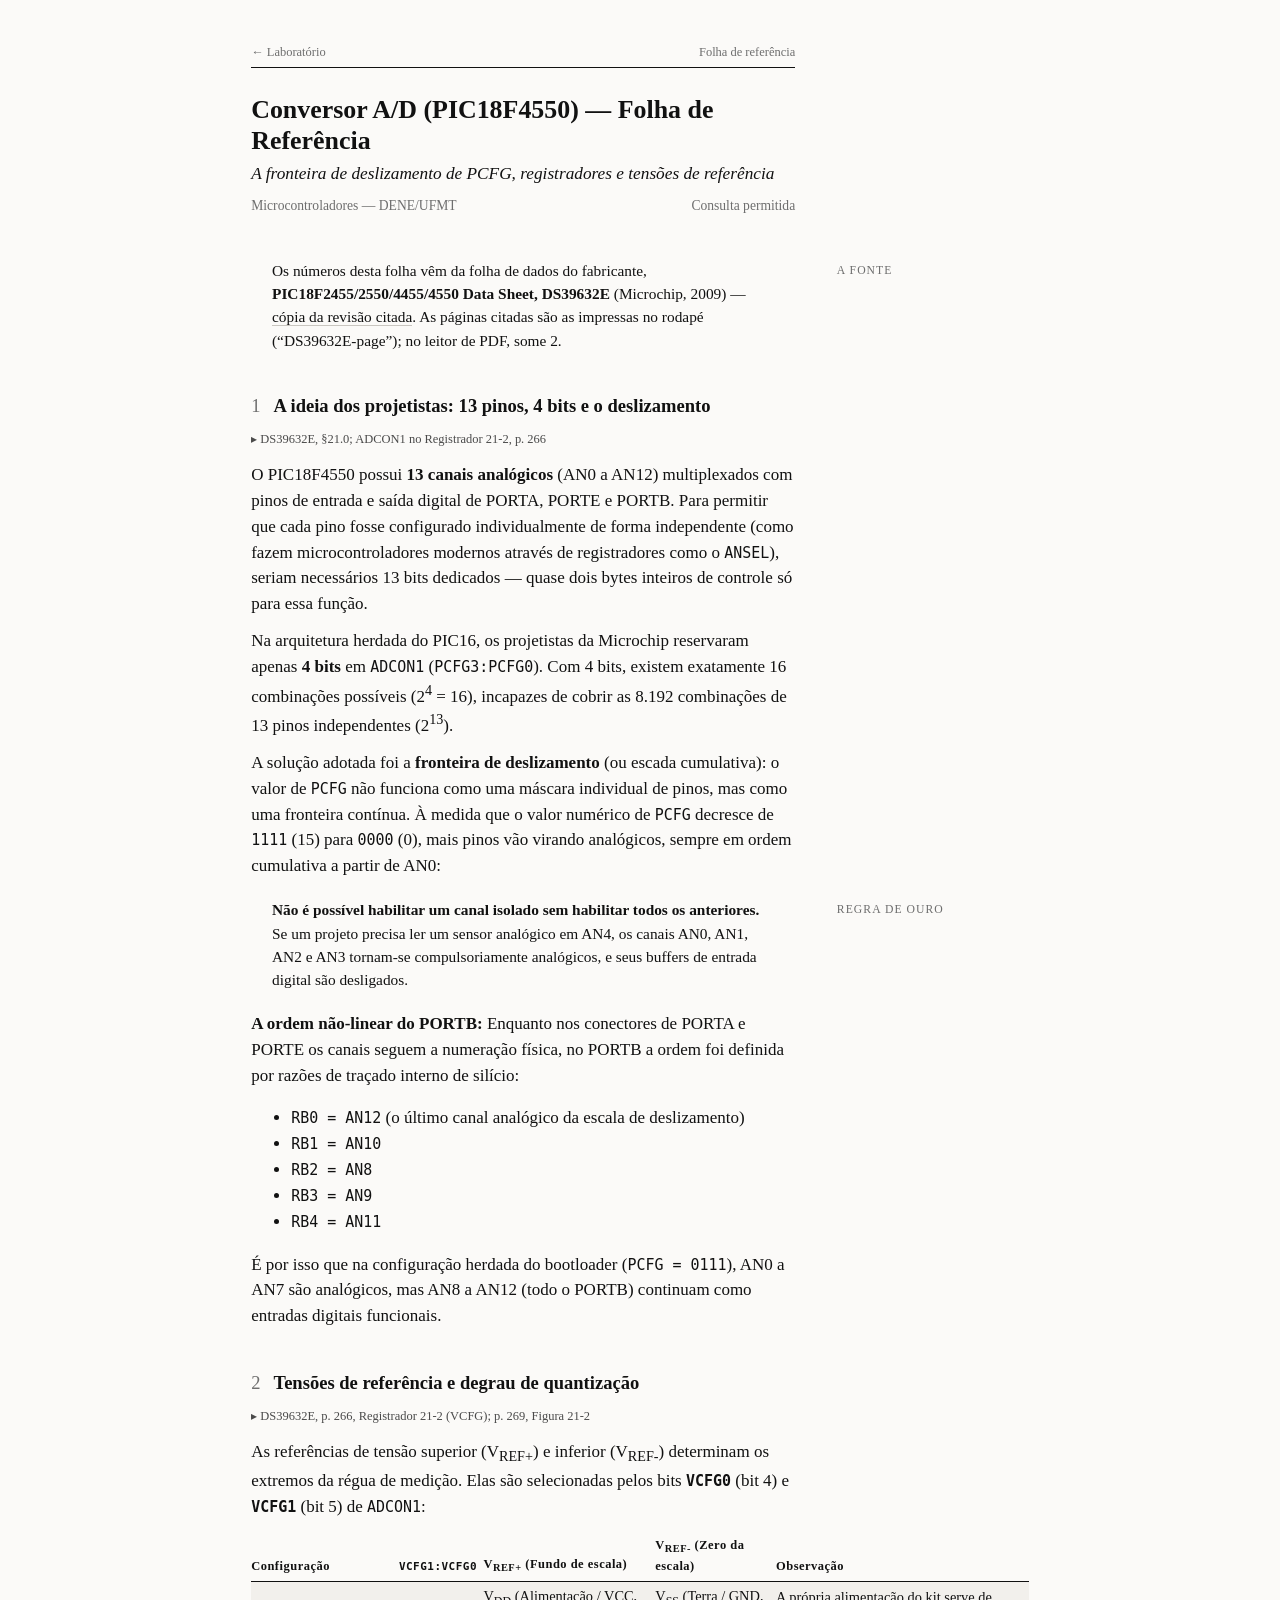
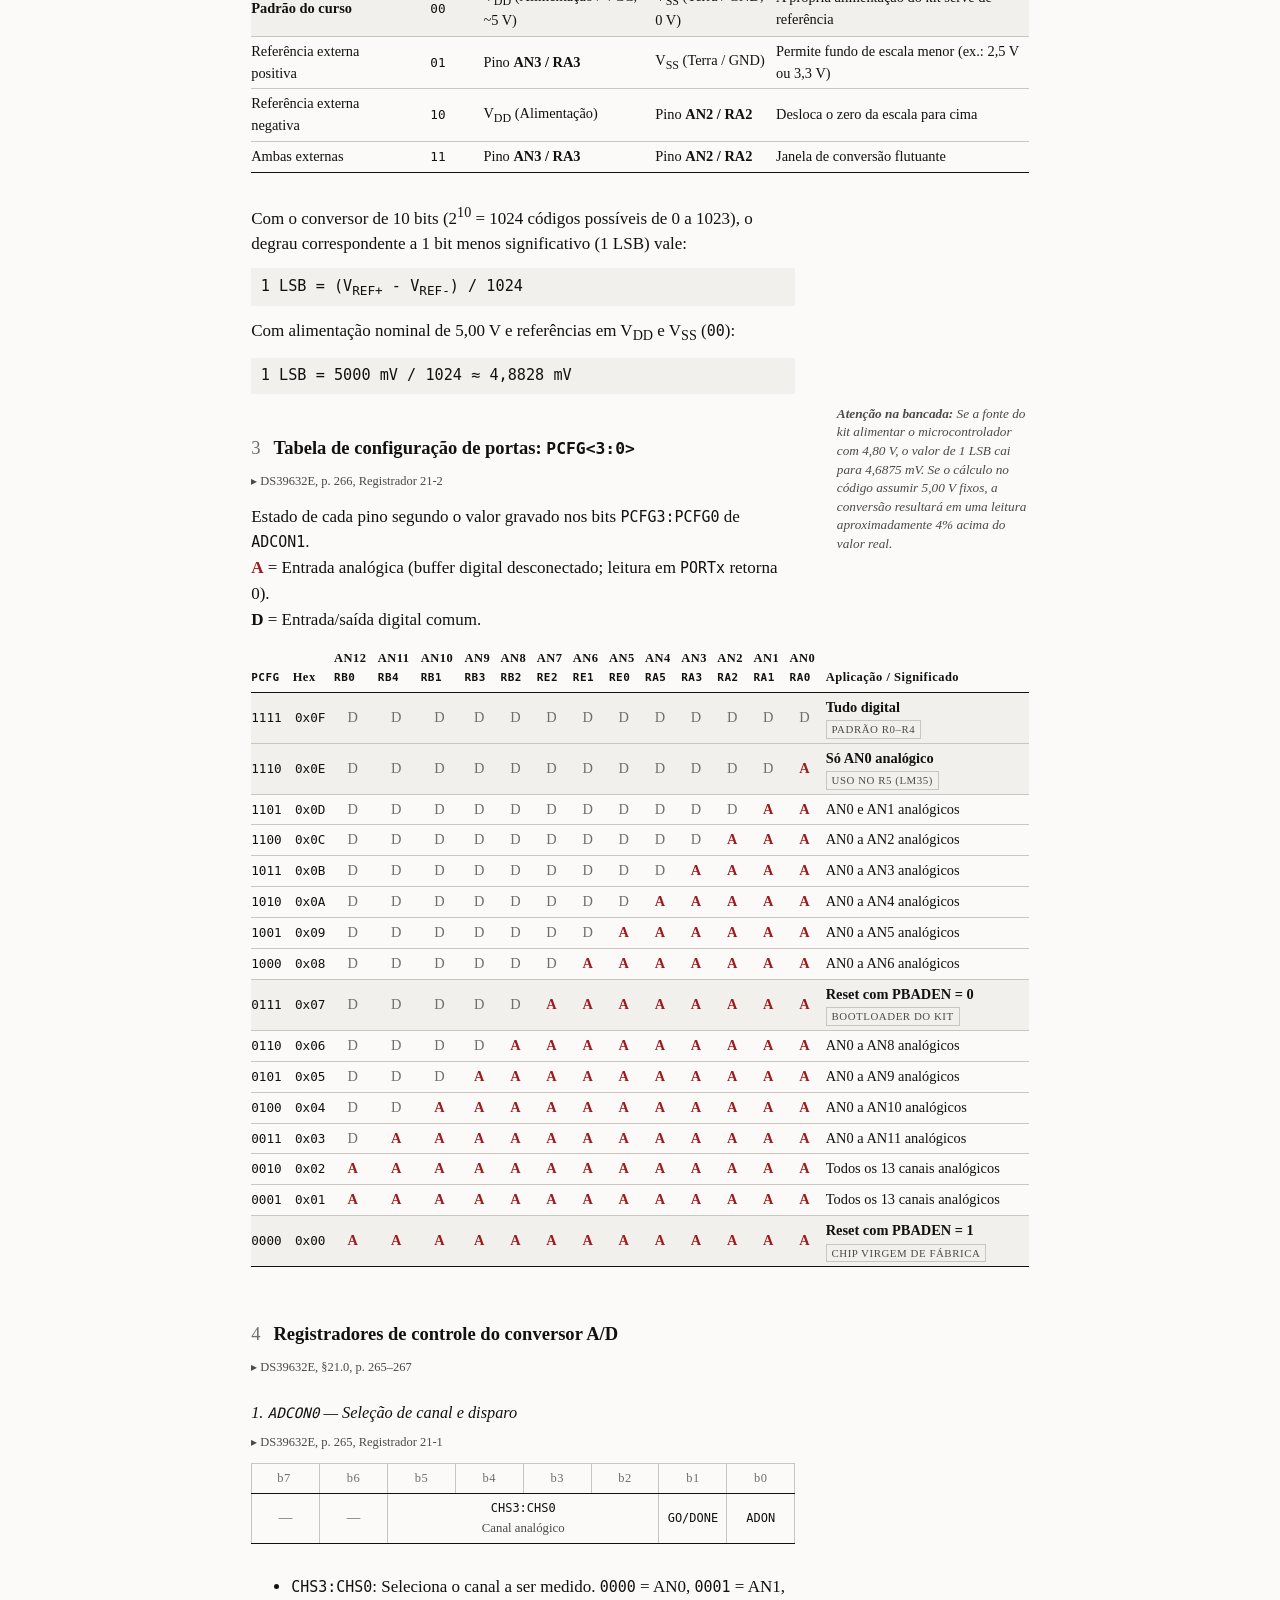
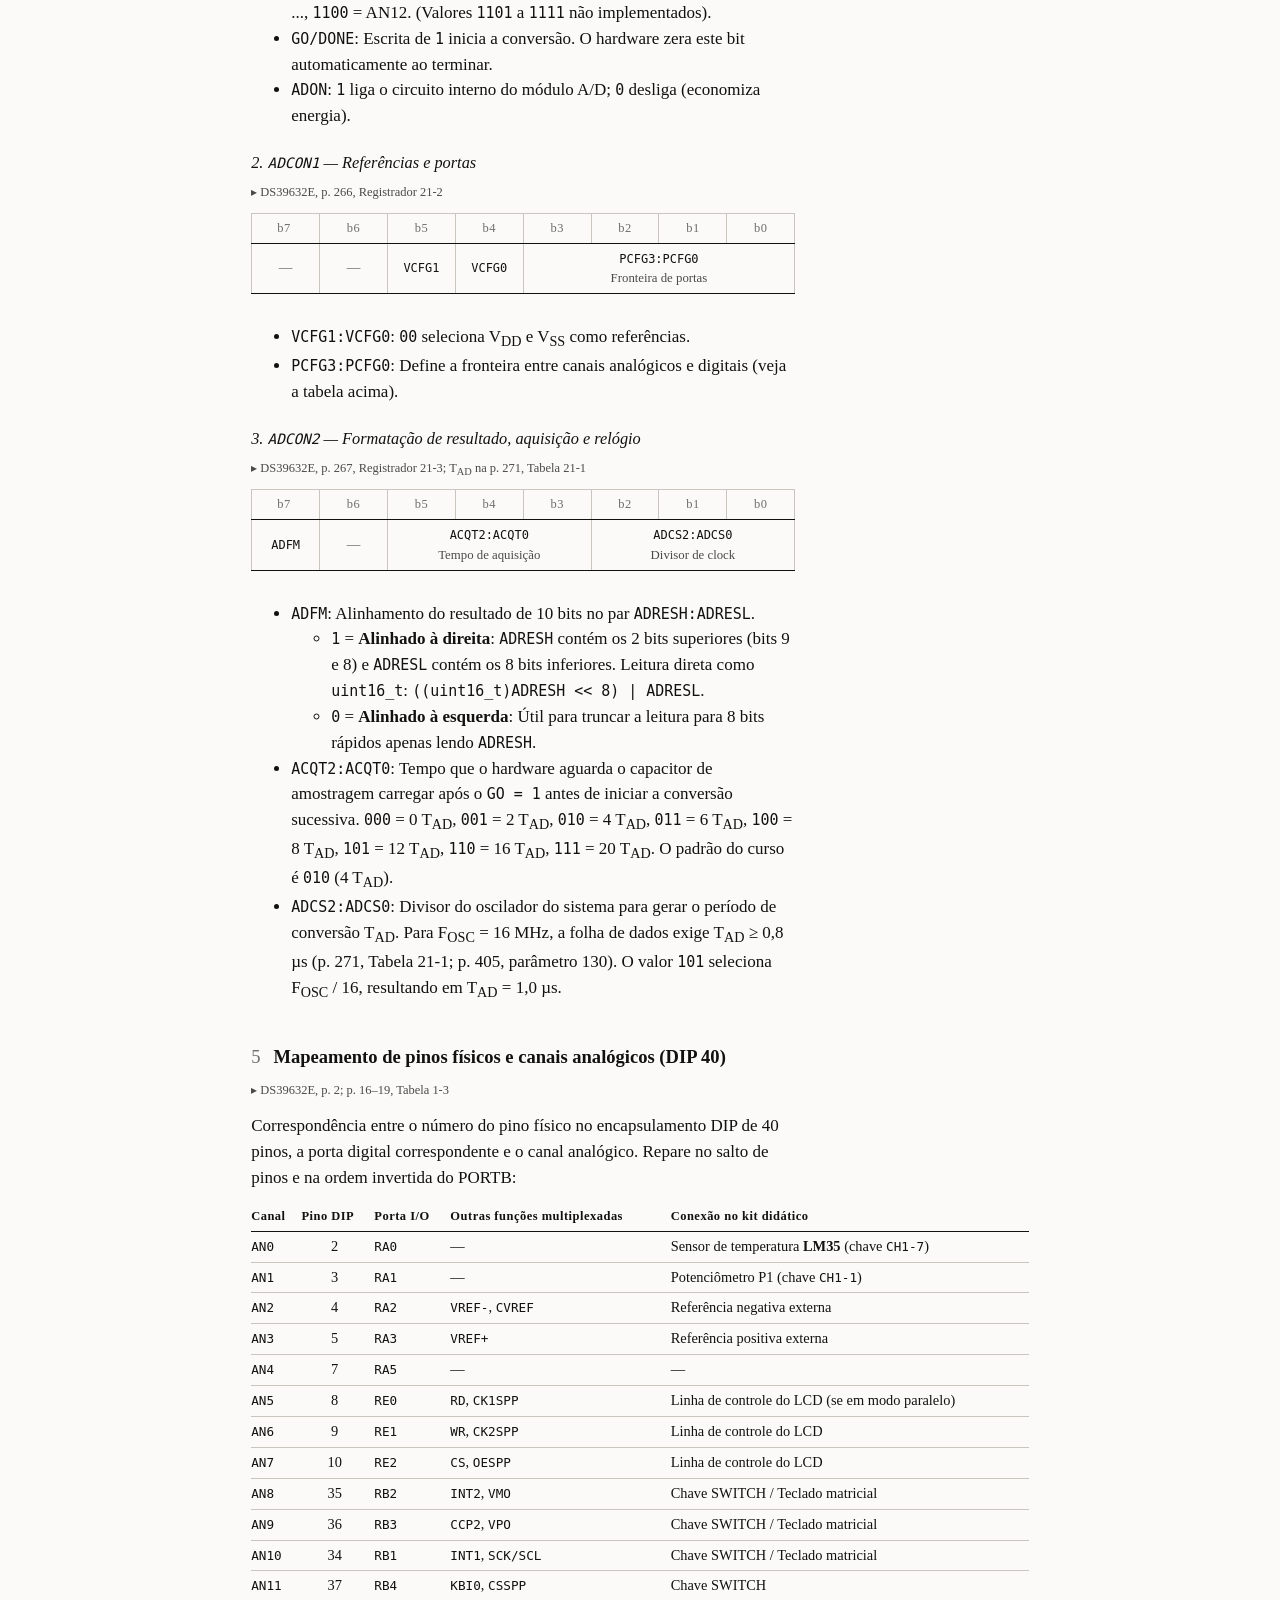
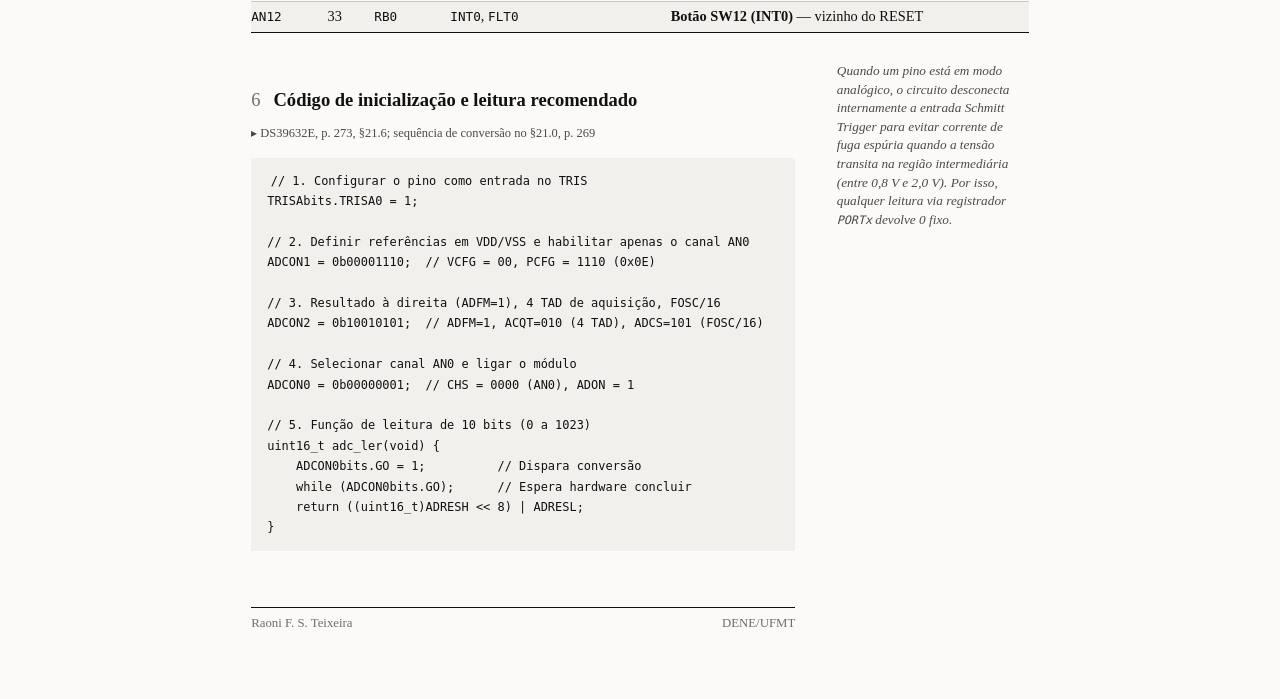
<file: labs/adc-referencia.html>
<!DOCTYPE html>
<html lang="pt-BR">
<head>
<meta charset="UTF-8">
<meta name="viewport" content="width=device-width, initial-scale=1.0">
<title>Conversor A/D (PIC18F4550) — Folha de Referência</title>
<link rel="stylesheet" href="../estilo.css">
<style>
  /* Folha de consulta: densa, tipografia precisa, ideal para tela e impressão. */
  .ref table { border-collapse: collapse; width: 100%; font-size: 0.9rem; margin-bottom: 0.8rem; }
  .ref table th { text-align: left; font-weight: 700; font-size: 0.78rem;
                  letter-spacing: 0.04em; border-bottom: 1px solid var(--tinta); padding: 0.3rem 0.4rem 0.3rem 0; }
  .ref table td { border-bottom: 1px solid var(--regra); padding: 0.25rem 0.4rem 0.25rem 0; vertical-align: middle; }
  .ref table tr:last-child td { border-bottom: 1px solid var(--tinta); }
  .ref table thead tr th:first-child, .ref table td:first-child { padding-left: 0; }
  .ref code:not(pre code) { background: none; padding: 0; font-size: 0.88em; white-space: nowrap; }
  .num { font-variant-numeric: tabular-nums; white-space: nowrap; text-align: center; }
  .tabela-rolavel { overflow-x: auto; margin-bottom: 1rem; }
  .formula { font-family: var(--mono); font-size: 0.95rem; background: var(--papel-2); padding: 0.4rem 0.6rem; }
  pre { background: var(--papel-2); padding: 0.8rem 1rem; overflow-x: auto; font-size: 0.85rem; line-height: 1.5; }

  .ref table th { vertical-align: bottom; }

  /* Tabelas largas ocupam também a coluna de notas (texto + margem). */
  .larga table { min-width: 38rem; }
  @media (min-width: 58rem) {
    .larga { width: calc(var(--col) + var(--mg-dx) + var(--mg-larg)); }
  }

  /* Diagrama de registrador: oito células de largura igual, com filete. */
  .ref table.registrador { table-layout: fixed; font-size: 0.85rem; }
  .ref table.registrador th, .ref table.registrador td {
    text-align: center; padding: 0.3rem 0.2rem; border: 1px solid var(--regra); }
  .ref table.registrador th { border-bottom-color: var(--tinta); color: var(--cinza-c); font-weight: 500; }
  .ref table.registrador td { border-bottom: 1px solid var(--tinta); }
  .registrador .nada { color: var(--cinza-c); }
  .registrador small { display: block; font-size: 0.8rem; color: var(--cinza); }

  /* Células de analógico e digital */
  .an { font-weight: 700; color: var(--vermelho); text-align: center; }
  .dig { color: var(--cinza-c); text-align: center; }
  .linha-destaque { background-color: var(--papel-2); }
  .badge { display: block; width: fit-content; margin-top: 0.1rem; font-size: 0.68rem; text-transform: uppercase;
           letter-spacing: 0.05em; padding: 0 0.3rem; border: 1px solid var(--regra); color: var(--cinza);
           white-space: nowrap; }

  @media print {
    .pagina { padding-top: 0; }
    .pagina > main { max-width: none; }
    .larga { width: auto; }
    h2 { margin-top: 1rem; }
    .naoimprime { display: none; }
  }
  .ds { font-size: 0.78rem; color: var(--cinza); white-space: nowrap; }
  .ds::before { content: "▸ "; }
  p.fonte { margin: -0.3rem 0 0.6rem; }
</style>
</head>
<body>
<div class="pagina ref">

  <header>
    <p class="corrente naoimprime"><a href="./index.html">← Laboratório</a><span>Folha de referência</span></p>
    <h1>Conversor A/D (PIC18F4550) — Folha de Referência</h1>
    <p class="subtitulo">A fronteira de deslizamento de PCFG, registradores e tensões de referência</p>
    <p class="filiacao"><span>Microcontroladores — DENE/UFMT</span><span>Consulta permitida</span></p>
  </header>

  <main>

    <section>
      <p class="passagem">
        <span class="rotulo">A fonte</span>
        Os números desta folha vêm da folha de dados do fabricante, <strong>PIC18F2455/2550/4455/4550 Data Sheet, DS39632E</strong> (Microchip, 2009) — <a href="../2027-1/pdf/39632e.pdf" target="_blank">cópia da revisão citada</a>. As páginas citadas são as impressas no rodapé (“DS39632E-page”); no leitor de PDF, some 2.
      </p>
    </section>

    <section>
      <h2>A ideia dos projetistas: 13 pinos, 4 bits e o deslizamento</h2>
      <p class="fonte"><span class="ds">DS39632E, §21.0; ADCON1 no Registrador 21-2, p. 266</span></p>
      <p>O PIC18F4550 possui <strong>13 canais analógicos</strong> (AN0 a AN12) multiplexados com pinos de entrada e saída digital de PORTA, PORTE e PORTB. Para permitir que cada pino fosse configurado individualmente de forma independente (como fazem microcontroladores modernos através de registradores como o <code>ANSEL</code>), seriam necessários 13 bits dedicados — quase dois bytes inteiros de controle só para essa função.</p>
      
      <p>Na arquitetura herdada do PIC16, os projetistas da Microchip reservaram apenas <strong>4 bits</strong> em <code>ADCON1</code> (<code>PCFG3:PCFG0</code>). Com 4 bits, existem exatamente 16 combinações possíveis (2<sup>4</sup> = 16), incapazes de cobrir as 8.192 combinações de 13 pinos independentes (2<sup>13</sup>).</p>

      <p>A solução adotada foi a <strong>fronteira de deslizamento</strong> (ou escada cumulativa): o valor de <code>PCFG</code> não funciona como uma máscara individual de pinos, mas como uma fronteira contínua. À medida que o valor numérico de <code>PCFG</code> decresce de <code>1111</code> (15) para <code>0000</code> (0), mais pinos vão virando analógicos, sempre em ordem cumulativa a partir de AN0:</p>

      <p class="passagem">
        <span class="rotulo">Regra de ouro</span>
        <strong>Não é possível habilitar um canal isolado sem habilitar todos os anteriores.</strong> Se um projeto precisa ler um sensor analógico em AN4, os canais AN0, AN1, AN2 e AN3 tornam-se compulsoriamente analógicos, e seus buffers de entrada digital são desligados.
      </p>

      <p><strong>A ordem não-linear do PORTB:</strong> Enquanto nos conectores de PORTA e PORTE os canais seguem a numeração física, no PORTB a ordem foi definida por razões de traçado interno de silício:</p>
      <ul>
        <li><code>RB0 = AN12</code> (o último canal analógico da escala de deslizamento)</li>
        <li><code>RB1 = AN10</code></li>
        <li><code>RB2 = AN8</code></li>
        <li><code>RB3 = AN9</code></li>
        <li><code>RB4 = AN11</code></li>
      </ul>
      <p>É por isso que na configuração herdada do bootloader (<code>PCFG = 0111</code>), AN0 a AN7 são analógicos, mas AN8 a AN12 (todo o PORTB) continuam como entradas digitais funcionais.</p>
    </section>

    <section>
      <h2>Tensões de referência e degrau de quantização</h2>
      <p class="fonte"><span class="ds">DS39632E, p. 266, Registrador 21-2 (VCFG); p. 269, Figura 21-2</span></p>
      <p>As referências de tensão superior (V<sub>REF+</sub>) e inferior (V<sub>REF-</sub>) determinam os extremos da régua de medição. Elas são selecionadas pelos bits <strong><code>VCFG0</code></strong> (bit 4) e <strong><code>VCFG1</code></strong> (bit 5) de <code>ADCON1</code>:</p>

      <div class="tabela-rolavel larga">
      <table>
        <thead>
          <tr>
            <th>Configuração</th>
            <th><code>VCFG1:VCFG0</code></th>
            <th>V<sub>REF+</sub> (Fundo de escala)</th>
            <th>V<sub>REF-</sub> (Zero da escala)</th>
            <th>Observação</th>
          </tr>
        </thead>
        <tbody>
          <tr class="linha-destaque">
            <td><strong>Padrão do curso</strong></td>
            <td class="num"><code>00</code></td>
            <td>V<sub>DD</sub> (Alimentação / VCC, ~5 V)</td>
            <td>V<sub>SS</sub> (Terra / GND, 0 V)</td>
            <td>A própria alimentação do kit serve de referência</td>
          </tr>
          <tr>
            <td>Referência externa positiva</td>
            <td class="num"><code>01</code></td>
            <td>Pino <strong>AN3 / RA3</strong></td>
            <td>V<sub>SS</sub> (Terra / GND)</td>
            <td>Permite fundo de escala menor (ex.: 2,5 V ou 3,3 V)</td>
          </tr>
          <tr>
            <td>Referência externa negativa</td>
            <td class="num"><code>10</code></td>
            <td>V<sub>DD</sub> (Alimentação)</td>
            <td>Pino <strong>AN2 / RA2</strong></td>
            <td>Desloca o zero da escala para cima</td>
          </tr>
          <tr>
            <td>Ambas externas</td>
            <td class="num"><code>11</code></td>
            <td>Pino <strong>AN3 / RA3</strong></td>
            <td>Pino <strong>AN2 / RA2</strong></td>
            <td>Janela de conversão flutuante</td>
          </tr>
        </tbody>
      </table>
      </div>

      <p>Com o conversor de 10 bits (2<sup>10</sup> = 1024 códigos possíveis de 0 a 1023), o degrau correspondente a 1 bit menos significativo (1 LSB) vale:</p>

      <p class="formula">1 LSB = (V<sub>REF+</sub> - V<sub>REF-</sub>) / 1024</p>

      <p>Com alimentação nominal de 5,00 V e referências em V<sub>DD</sub> e V<sub>SS</sub> (<code>00</code>):</p>
      <p class="formula">1 LSB = 5000 mV / 1024 ≈ 4,8828 mV</p>

      <p class="margem"><strong>Atenção na bancada:</strong> Se a fonte do kit alimentar o microcontrolador com 4,80 V, o valor de 1 LSB cai para 4,6875 mV. Se o cálculo no código assumir 5,00 V fixos, a conversão resultará em uma leitura aproximadamente 4% acima do valor real.</p>
    </section>

    <section>
      <h2>Tabela de configuração de portas: <code>PCFG&lt;3:0&gt;</code></h2>
      <p class="fonte"><span class="ds">DS39632E, p. 266, Registrador 21-2</span></p>
      <p>Estado de cada pino segundo o valor gravado nos bits <code>PCFG3:PCFG0</code> de <code>ADCON1</code>. <br>
      <strong class="an">A</strong> = Entrada analógica (buffer digital desconectado; leitura em <code>PORTx</code> retorna 0). <br>
      <strong>D</strong> = Entrada/saída digital comum.</p>

      <div class="tabela-rolavel larga">
      <table>
        <thead>
          <tr>
            <th><code>PCFG</code></th>
            <th class="num">Hex</th>
            <th class="num">AN12<br><code>RB0</code></th>
            <th class="num">AN11<br><code>RB4</code></th>
            <th class="num">AN10<br><code>RB1</code></th>
            <th class="num">AN9<br><code>RB3</code></th>
            <th class="num">AN8<br><code>RB2</code></th>
            <th class="num">AN7<br><code>RE2</code></th>
            <th class="num">AN6<br><code>RE1</code></th>
            <th class="num">AN5<br><code>RE0</code></th>
            <th class="num">AN4<br><code>RA5</code></th>
            <th class="num">AN3<br><code>RA3</code></th>
            <th class="num">AN2<br><code>RA2</code></th>
            <th class="num">AN1<br><code>RA1</code></th>
            <th class="num">AN0<br><code>RA0</code></th>
            <th>Aplicação / Significado</th>
          </tr>
        </thead>
        <tbody>
          <tr class="linha-destaque">
            <td><code>1111</code></td>
            <td class="num"><code>0x0F</code></td>
            <td class="dig">D</td><td class="dig">D</td><td class="dig">D</td><td class="dig">D</td><td class="dig">D</td>
            <td class="dig">D</td><td class="dig">D</td><td class="dig">D</td><td class="dig">D</td><td class="dig">D</td>
            <td class="dig">D</td><td class="dig">D</td><td class="dig">D</td>
            <td><strong>Tudo digital</strong> <span class="badge">Padrão R0–R4</span></td>
          </tr>
          <tr class="linha-destaque">
            <td><code>1110</code></td>
            <td class="num"><code>0x0E</code></td>
            <td class="dig">D</td><td class="dig">D</td><td class="dig">D</td><td class="dig">D</td><td class="dig">D</td>
            <td class="dig">D</td><td class="dig">D</td><td class="dig">D</td><td class="dig">D</td><td class="dig">D</td>
            <td class="dig">D</td><td class="dig">D</td><td class="an">A</td>
            <td><strong>Só AN0 analógico</strong> <span class="badge">Uso no R5 (LM35)</span></td>
          </tr>
          <tr>
            <td><code>1101</code></td>
            <td class="num"><code>0x0D</code></td>
            <td class="dig">D</td><td class="dig">D</td><td class="dig">D</td><td class="dig">D</td><td class="dig">D</td>
            <td class="dig">D</td><td class="dig">D</td><td class="dig">D</td><td class="dig">D</td><td class="dig">D</td>
            <td class="dig">D</td><td class="an">A</td><td class="an">A</td>
            <td>AN0 e AN1 analógicos</td>
          </tr>
          <tr>
            <td><code>1100</code></td>
            <td class="num"><code>0x0C</code></td>
            <td class="dig">D</td><td class="dig">D</td><td class="dig">D</td><td class="dig">D</td><td class="dig">D</td>
            <td class="dig">D</td><td class="dig">D</td><td class="dig">D</td><td class="dig">D</td><td class="dig">D</td>
            <td class="an">A</td><td class="an">A</td><td class="an">A</td>
            <td>AN0 a AN2 analógicos</td>
          </tr>
          <tr>
            <td><code>1011</code></td>
            <td class="num"><code>0x0B</code></td>
            <td class="dig">D</td><td class="dig">D</td><td class="dig">D</td><td class="dig">D</td><td class="dig">D</td>
            <td class="dig">D</td><td class="dig">D</td><td class="dig">D</td><td class="dig">D</td><td class="an">A</td>
            <td class="an">A</td><td class="an">A</td><td class="an">A</td>
            <td>AN0 a AN3 analógicos</td>
          </tr>
          <tr>
            <td><code>1010</code></td>
            <td class="num"><code>0x0A</code></td>
            <td class="dig">D</td><td class="dig">D</td><td class="dig">D</td><td class="dig">D</td><td class="dig">D</td>
            <td class="dig">D</td><td class="dig">D</td><td class="dig">D</td><td class="an">A</td><td class="an">A</td>
            <td class="an">A</td><td class="an">A</td><td class="an">A</td>
            <td>AN0 a AN4 analógicos</td>
          </tr>
          <tr>
            <td><code>1001</code></td>
            <td class="num"><code>0x09</code></td>
            <td class="dig">D</td><td class="dig">D</td><td class="dig">D</td><td class="dig">D</td><td class="dig">D</td>
            <td class="dig">D</td><td class="dig">D</td><td class="an">A</td><td class="an">A</td><td class="an">A</td>
            <td class="an">A</td><td class="an">A</td><td class="an">A</td>
            <td>AN0 a AN5 analógicos</td>
          </tr>
          <tr>
            <td><code>1000</code></td>
            <td class="num"><code>0x08</code></td>
            <td class="dig">D</td><td class="dig">D</td><td class="dig">D</td><td class="dig">D</td><td class="dig">D</td>
            <td class="dig">D</td><td class="an">A</td><td class="an">A</td><td class="an">A</td><td class="an">A</td>
            <td class="an">A</td><td class="an">A</td><td class="an">A</td>
            <td>AN0 a AN6 analógicos</td>
          </tr>
          <tr class="linha-destaque">
            <td><code>0111</code></td>
            <td class="num"><code>0x07</code></td>
            <td class="dig">D</td><td class="dig">D</td><td class="dig">D</td><td class="dig">D</td><td class="dig">D</td>
            <td class="an">A</td><td class="an">A</td><td class="an">A</td><td class="an">A</td><td class="an">A</td>
            <td class="an">A</td><td class="an">A</td><td class="an">A</td>
            <td><strong>Reset com PBADEN = 0</strong> <span class="badge">Bootloader do kit</span></td>
          </tr>
          <tr>
            <td><code>0110</code></td>
            <td class="num"><code>0x06</code></td>
            <td class="dig">D</td><td class="dig">D</td><td class="dig">D</td><td class="dig">D</td><td class="an">A</td>
            <td class="an">A</td><td class="an">A</td><td class="an">A</td><td class="an">A</td><td class="an">A</td>
            <td class="an">A</td><td class="an">A</td><td class="an">A</td>
            <td>AN0 a AN8 analógicos</td>
          </tr>
          <tr>
            <td><code>0101</code></td>
            <td class="num"><code>0x05</code></td>
            <td class="dig">D</td><td class="dig">D</td><td class="dig">D</td><td class="an">A</td><td class="an">A</td>
            <td class="an">A</td><td class="an">A</td><td class="an">A</td><td class="an">A</td><td class="an">A</td>
            <td class="an">A</td><td class="an">A</td><td class="an">A</td>
            <td>AN0 a AN9 analógicos</td>
          </tr>
          <tr>
            <td><code>0100</code></td>
            <td class="num"><code>0x04</code></td>
            <td class="dig">D</td><td class="dig">D</td><td class="an">A</td><td class="an">A</td><td class="an">A</td>
            <td class="an">A</td><td class="an">A</td><td class="an">A</td><td class="an">A</td><td class="an">A</td>
            <td class="an">A</td><td class="an">A</td><td class="an">A</td>
            <td>AN0 a AN10 analógicos</td>
          </tr>
          <tr>
            <td><code>0011</code></td>
            <td class="num"><code>0x03</code></td>
            <td class="dig">D</td><td class="an">A</td><td class="an">A</td><td class="an">A</td><td class="an">A</td>
            <td class="an">A</td><td class="an">A</td><td class="an">A</td><td class="an">A</td><td class="an">A</td>
            <td class="an">A</td><td class="an">A</td><td class="an">A</td>
            <td>AN0 a AN11 analógicos</td>
          </tr>
          <tr>
            <td><code>0010</code></td>
            <td class="num"><code>0x02</code></td>
            <td class="an">A</td><td class="an">A</td><td class="an">A</td><td class="an">A</td><td class="an">A</td>
            <td class="an">A</td><td class="an">A</td><td class="an">A</td><td class="an">A</td><td class="an">A</td>
            <td class="an">A</td><td class="an">A</td><td class="an">A</td>
            <td>Todos os 13 canais analógicos</td>
          </tr>
          <tr>
            <td><code>0001</code></td>
            <td class="num"><code>0x01</code></td>
            <td class="an">A</td><td class="an">A</td><td class="an">A</td><td class="an">A</td><td class="an">A</td>
            <td class="an">A</td><td class="an">A</td><td class="an">A</td><td class="an">A</td><td class="an">A</td>
            <td class="an">A</td><td class="an">A</td><td class="an">A</td>
            <td>Todos os 13 canais analógicos</td>
          </tr>
          <tr class="linha-destaque">
            <td><code>0000</code></td>
            <td class="num"><code>0x00</code></td>
            <td class="an">A</td><td class="an">A</td><td class="an">A</td><td class="an">A</td><td class="an">A</td>
            <td class="an">A</td><td class="an">A</td><td class="an">A</td><td class="an">A</td><td class="an">A</td>
            <td class="an">A</td><td class="an">A</td><td class="an">A</td>
            <td><strong>Reset com PBADEN = 1</strong> <span class="badge">Chip virgem de fábrica</span></td>
          </tr>
        </tbody>
      </table>
      </div>
    </section>

    <section>
      <h2>Registradores de controle do conversor A/D</h2>
      <p class="fonte"><span class="ds">DS39632E, §21.0, p. 265–267</span></p>

      <h3>1. <code>ADCON0</code> — Seleção de canal e disparo</h3>
      <p class="fonte"><span class="ds">DS39632E, p. 265, Registrador 21-1</span></p>
      <div class="tabela-rolavel">
      <table class="registrador">
        <thead>
          <tr>
            <th class="num">b7</th><th class="num">b6</th>
            <th class="num">b5</th><th class="num">b4</th><th class="num">b3</th><th class="num">b2</th>
            <th class="num">b1</th><th class="num">b0</th>
          </tr>
        </thead>
        <tbody>
          <tr>
            <td class="nada">—</td><td class="nada">—</td>
            <td class="num" colspan="4"><code>CHS3:CHS0</code><small>Canal analógico</small></td>
            <td class="num"><code>GO/DONE</code></td>
            <td class="num"><code>ADON</code></td>
          </tr>
        </tbody>
      </table>
      </div>
      <ul>
        <li><code>CHS3:CHS0</code>: Seleciona o canal a ser medido. <code>0000</code> = AN0, <code>0001</code> = AN1, ..., <code>1100</code> = AN12. (Valores <code>1101</code> a <code>1111</code> não implementados).</li>
        <li><code>GO/DONE</code>: Escrita de <code>1</code> inicia a conversão. O hardware zera este bit automaticamente ao terminar.</li>
        <li><code>ADON</code>: <code>1</code> liga o circuito interno do módulo A/D; <code>0</code> desliga (economiza energia).</li>
      </ul>

      <h3>2. <code>ADCON1</code> — Referências e portas</h3>
      <p class="fonte"><span class="ds">DS39632E, p. 266, Registrador 21-2</span></p>
      <div class="tabela-rolavel">
      <table class="registrador">
        <thead>
          <tr>
            <th class="num">b7</th><th class="num">b6</th>
            <th class="num">b5</th><th class="num">b4</th>
            <th class="num">b3</th><th class="num">b2</th><th class="num">b1</th><th class="num">b0</th>
          </tr>
        </thead>
        <tbody>
          <tr>
            <td class="nada">—</td><td class="nada">—</td>
            <td class="num"><code>VCFG1</code></td><td class="num"><code>VCFG0</code></td>
            <td class="num" colspan="4"><code>PCFG3:PCFG0</code><small>Fronteira de portas</small></td>
          </tr>
        </tbody>
      </table>
      </div>
      <ul>
        <li><code>VCFG1:VCFG0</code>: <code>00</code> seleciona V<sub>DD</sub> e V<sub>SS</sub> como referências.</li>
        <li><code>PCFG3:PCFG0</code>: Define a fronteira entre canais analógicos e digitais (veja a tabela acima).</li>
      </ul>

      <h3>3. <code>ADCON2</code> — Formatação de resultado, aquisição e relógio</h3>
      <p class="fonte"><span class="ds">DS39632E, p. 267, Registrador 21-3; T<sub>AD</sub> na p. 271, Tabela 21-1</span></p>
      <div class="tabela-rolavel">
      <table class="registrador">
        <thead>
          <tr>
            <th class="num">b7</th><th class="num">b6</th>
            <th class="num">b5</th><th class="num">b4</th><th class="num">b3</th>
            <th class="num">b2</th><th class="num">b1</th><th class="num">b0</th>
          </tr>
        </thead>
        <tbody>
          <tr>
            <td class="num"><code>ADFM</code></td>
            <td class="nada">—</td>
            <td class="num" colspan="3"><code>ACQT2:ACQT0</code><small>Tempo de aquisição</small></td>
            <td class="num" colspan="3"><code>ADCS2:ADCS0</code><small>Divisor de clock</small></td>
          </tr>
        </tbody>
      </table>
      </div>
      <ul>
        <li><code>ADFM</code>: Alinhamento do resultado de 10 bits no par <code>ADRESH:ADRESL</code>.
          <ul>
            <li><code>1</code> = <strong>Alinhado à direita</strong>: <code>ADRESH</code> contém os 2 bits superiores (bits 9 e 8) e <code>ADRESL</code> contém os 8 bits inferiores. Leitura direta como <code>uint16_t</code>: <code>((uint16_t)ADRESH &lt;&lt; 8) | ADRESL</code>.</li>
            <li><code>0</code> = <strong>Alinhado à esquerda</strong>: Útil para truncar a leitura para 8 bits rápidos apenas lendo <code>ADRESH</code>.</li>
          </ul>
        </li>
        <li><code>ACQT2:ACQT0</code>: Tempo que o hardware aguarda o capacitor de amostragem carregar após o <code>GO = 1</code> antes de iniciar a conversão sucessiva.
          <code>000</code> = 0 T<sub>AD</sub>, <code>001</code> = 2 T<sub>AD</sub>, <code>010</code> = 4 T<sub>AD</sub>, <code>011</code> = 6 T<sub>AD</sub>, <code>100</code> = 8 T<sub>AD</sub>, <code>101</code> = 12 T<sub>AD</sub>, <code>110</code> = 16 T<sub>AD</sub>, <code>111</code> = 20 T<sub>AD</sub>. O padrão do curso é <code>010</code> (4 T<sub>AD</sub>).</li>
        <li><code>ADCS2:ADCS0</code>: Divisor do oscilador do sistema para gerar o período de conversão T<sub>AD</sub>. Para F<sub>OSC</sub> = 16 MHz, a folha de dados exige T<sub>AD</sub> ≥ 0,8 µs (p. 271, Tabela 21-1; p. 405, parâmetro 130).
          O valor <code>101</code> seleciona F<sub>OSC</sub> / 16, resultando em T<sub>AD</sub> = 1,0 µs.</li>
      </ul>
    </section>

    <section>
      <h2>Mapeamento de pinos físicos e canais analógicos (DIP 40)</h2>
      <p class="fonte"><span class="ds">DS39632E, p. 2; p. 16–19, Tabela 1-3</span></p>
      <p>Correspondência entre o número do pino físico no encapsulamento DIP de 40 pinos, a porta digital correspondente e o canal analógico. Repare no salto de pinos e na ordem invertida do PORTB:</p>

      <div class="tabela-rolavel larga">
      <table>
        <thead>
          <tr>
            <th>Canal</th>
            <th class="num">Pino DIP</th>
            <th>Porta I/O</th>
            <th>Outras funções multiplexadas</th>
            <th>Conexão no kit didático</th>
          </tr>
        </thead>
        <tbody>
          <tr><td><code>AN0</code></td><td class="num">2</td><td><code>RA0</code></td><td>—</td><td>Sensor de temperatura <strong>LM35</strong> (chave <code>CH1-7</code>)</td></tr>
          <tr><td><code>AN1</code></td><td class="num">3</td><td><code>RA1</code></td><td>—</td><td>Potenciômetro P1 (chave <code>CH1-1</code>)</td></tr>
          <tr><td><code>AN2</code></td><td class="num">4</td><td><code>RA2</code></td><td><code>VREF-</code>, <code>CVREF</code></td><td>Referência negativa externa</td></tr>
          <tr><td><code>AN3</code></td><td class="num">5</td><td><code>RA3</code></td><td><code>VREF+</code></td><td>Referência positiva externa</td></tr>
          <tr><td><code>AN4</code></td><td class="num">7</td><td><code>RA5</code></td><td>—</td><td>—</td></tr>
          <tr><td><code>AN5</code></td><td class="num">8</td><td><code>RE0</code></td><td><code>RD</code>, <code>CK1SPP</code></td><td>Linha de controle do LCD (se em modo paralelo)</td></tr>
          <tr><td><code>AN6</code></td><td class="num">9</td><td><code>RE1</code></td><td><code>WR</code>, <code>CK2SPP</code></td><td>Linha de controle do LCD</td></tr>
          <tr><td><code>AN7</code></td><td class="num">10</td><td><code>RE2</code></td><td><code>CS</code>, <code>OESPP</code></td><td>Linha de controle do LCD</td></tr>
          <tr><td><code>AN8</code></td><td class="num">35</td><td><code>RB2</code></td><td><code>INT2</code>, <code>VMO</code></td><td>Chave SWITCH / Teclado matricial</td></tr>
          <tr><td><code>AN9</code></td><td class="num">36</td><td><code>RB3</code></td><td><code>CCP2</code>, <code>VPO</code></td><td>Chave SWITCH / Teclado matricial</td></tr>
          <tr><td><code>AN10</code></td><td class="num">34</td><td><code>RB1</code></td><td><code>INT1</code>, <code>SCK/SCL</code></td><td>Chave SWITCH / Teclado matricial</td></tr>
          <tr><td><code>AN11</code></td><td class="num">37</td><td><code>RB4</code></td><td><code>KBI0</code>, <code>CSSPP</code></td><td>Chave SWITCH</td></tr>
          <tr class="linha-destaque">
            <td><code>AN12</code></td><td class="num">33</td><td><code>RB0</code></td><td><code>INT0</code>, <code>FLT0</code></td>
            <td><strong>Botão SW12 (INT0)</strong> — vizinho do RESET</td>
          </tr>
        </tbody>
      </table>
      </div>
      <p class="margem">Quando um pino está em modo analógico, o circuito desconecta internamente a entrada Schmitt Trigger para evitar corrente de fuga espúria quando a tensão transita na região intermediária (entre 0,8 V e 2,0 V). Por isso, qualquer leitura via registrador <code>PORTx</code> devolve 0 fixo.</p>
    </section>

    <section>
      <h2>Código de inicialização e leitura recomendado</h2>
      <p class="fonte"><span class="ds">DS39632E, p. 273, §21.6; sequência de conversão no §21.0, p. 269</span></p>
      <pre><code>// 1. Configurar o pino como entrada no TRIS
TRISAbits.TRISA0 = 1;

// 2. Definir referências em VDD/VSS e habilitar apenas o canal AN0
ADCON1 = 0b00001110;  // VCFG = 00, PCFG = 1110 (0x0E)

// 3. Resultado à direita (ADFM=1), 4 TAD de aquisição, FOSC/16
ADCON2 = 0b10010101;  // ADFM=1, ACQT=010 (4 TAD), ADCS=101 (FOSC/16)

// 4. Selecionar canal AN0 e ligar o módulo
ADCON0 = 0b00000001;  // CHS = 0000 (AN0), ADON = 1

// 5. Função de leitura de 10 bits (0 a 1023)
uint16_t adc_ler(void) {
    ADCON0bits.GO = 1;          // Dispara conversão
    while (ADCON0bits.GO);      // Espera hardware concluir
    return ((uint16_t)ADRESH &lt;&lt; 8) | ADRESL;
}</code></pre>
    </section>

  </main>

  <footer>
    <span>Raoni F. S. Teixeira</span>
    <span>DENE/UFMT</span>
  </footer>

</div>
</body>
</html>
</file>
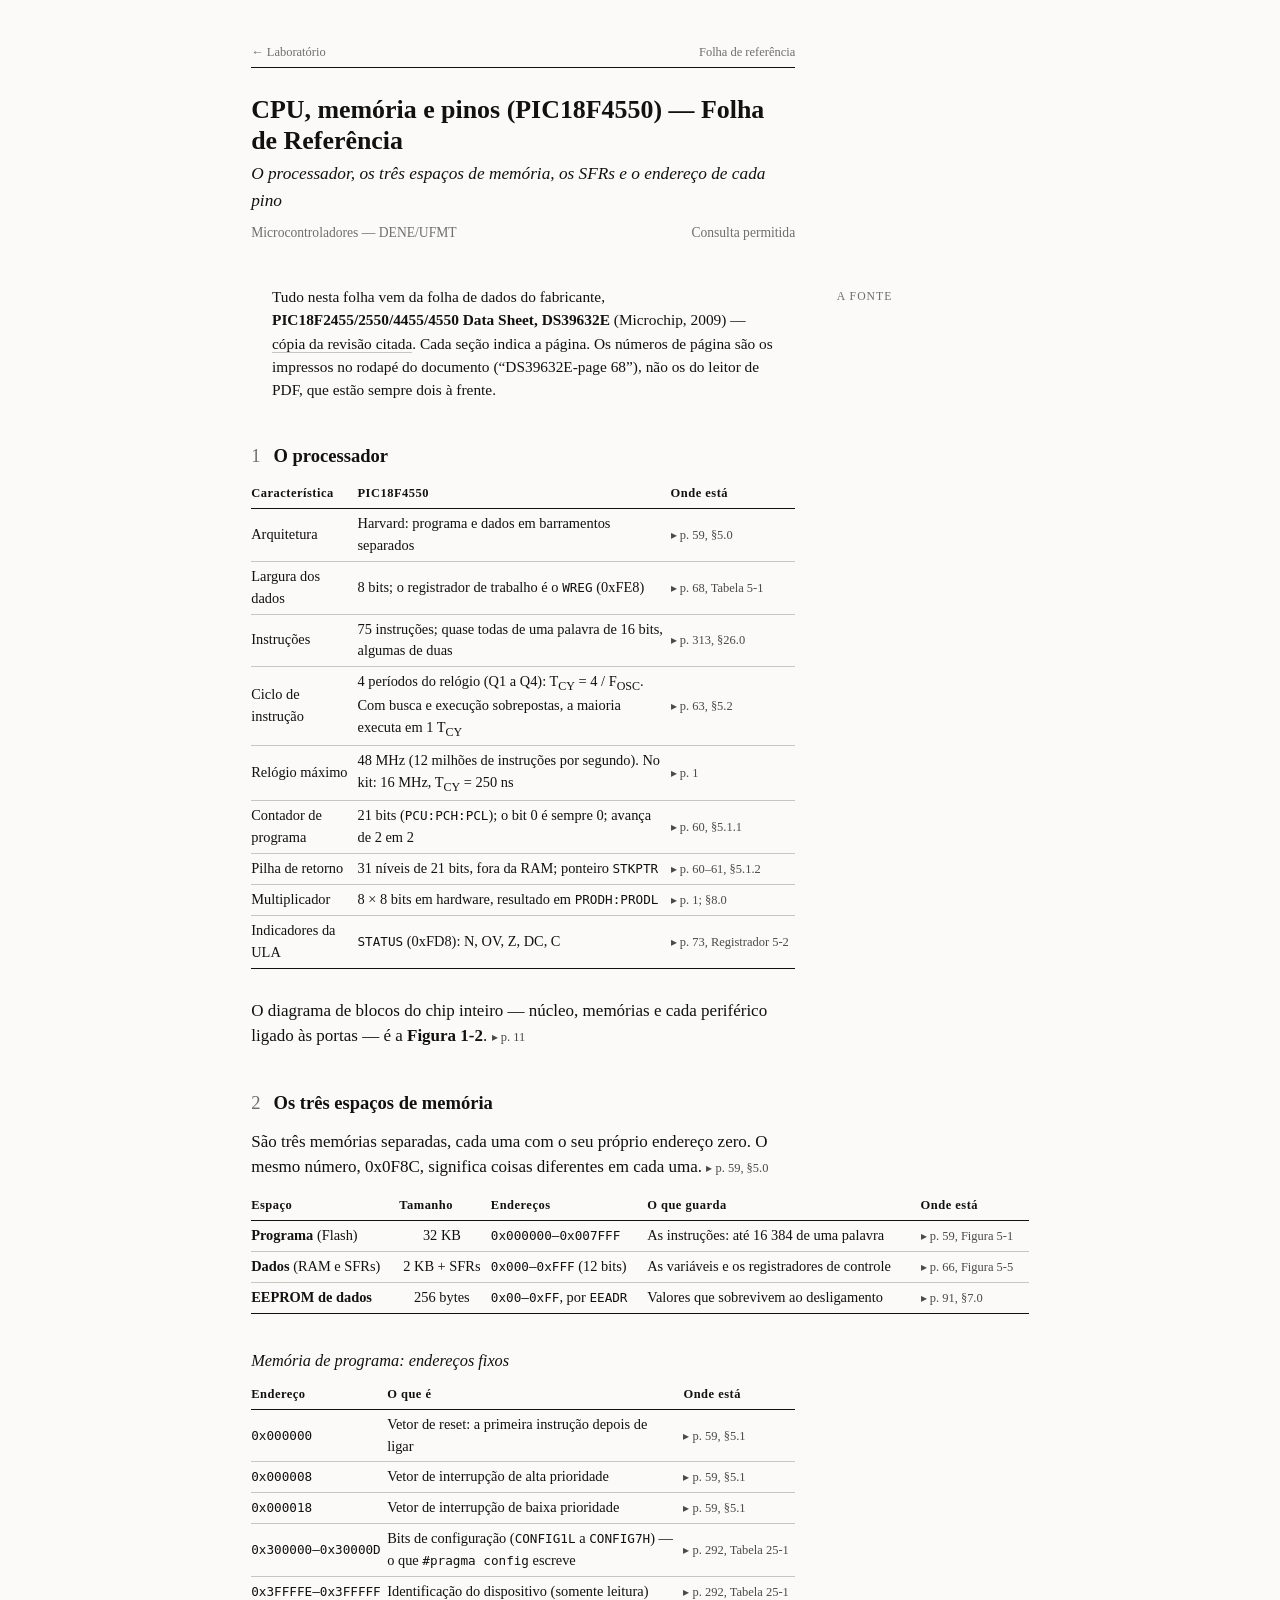
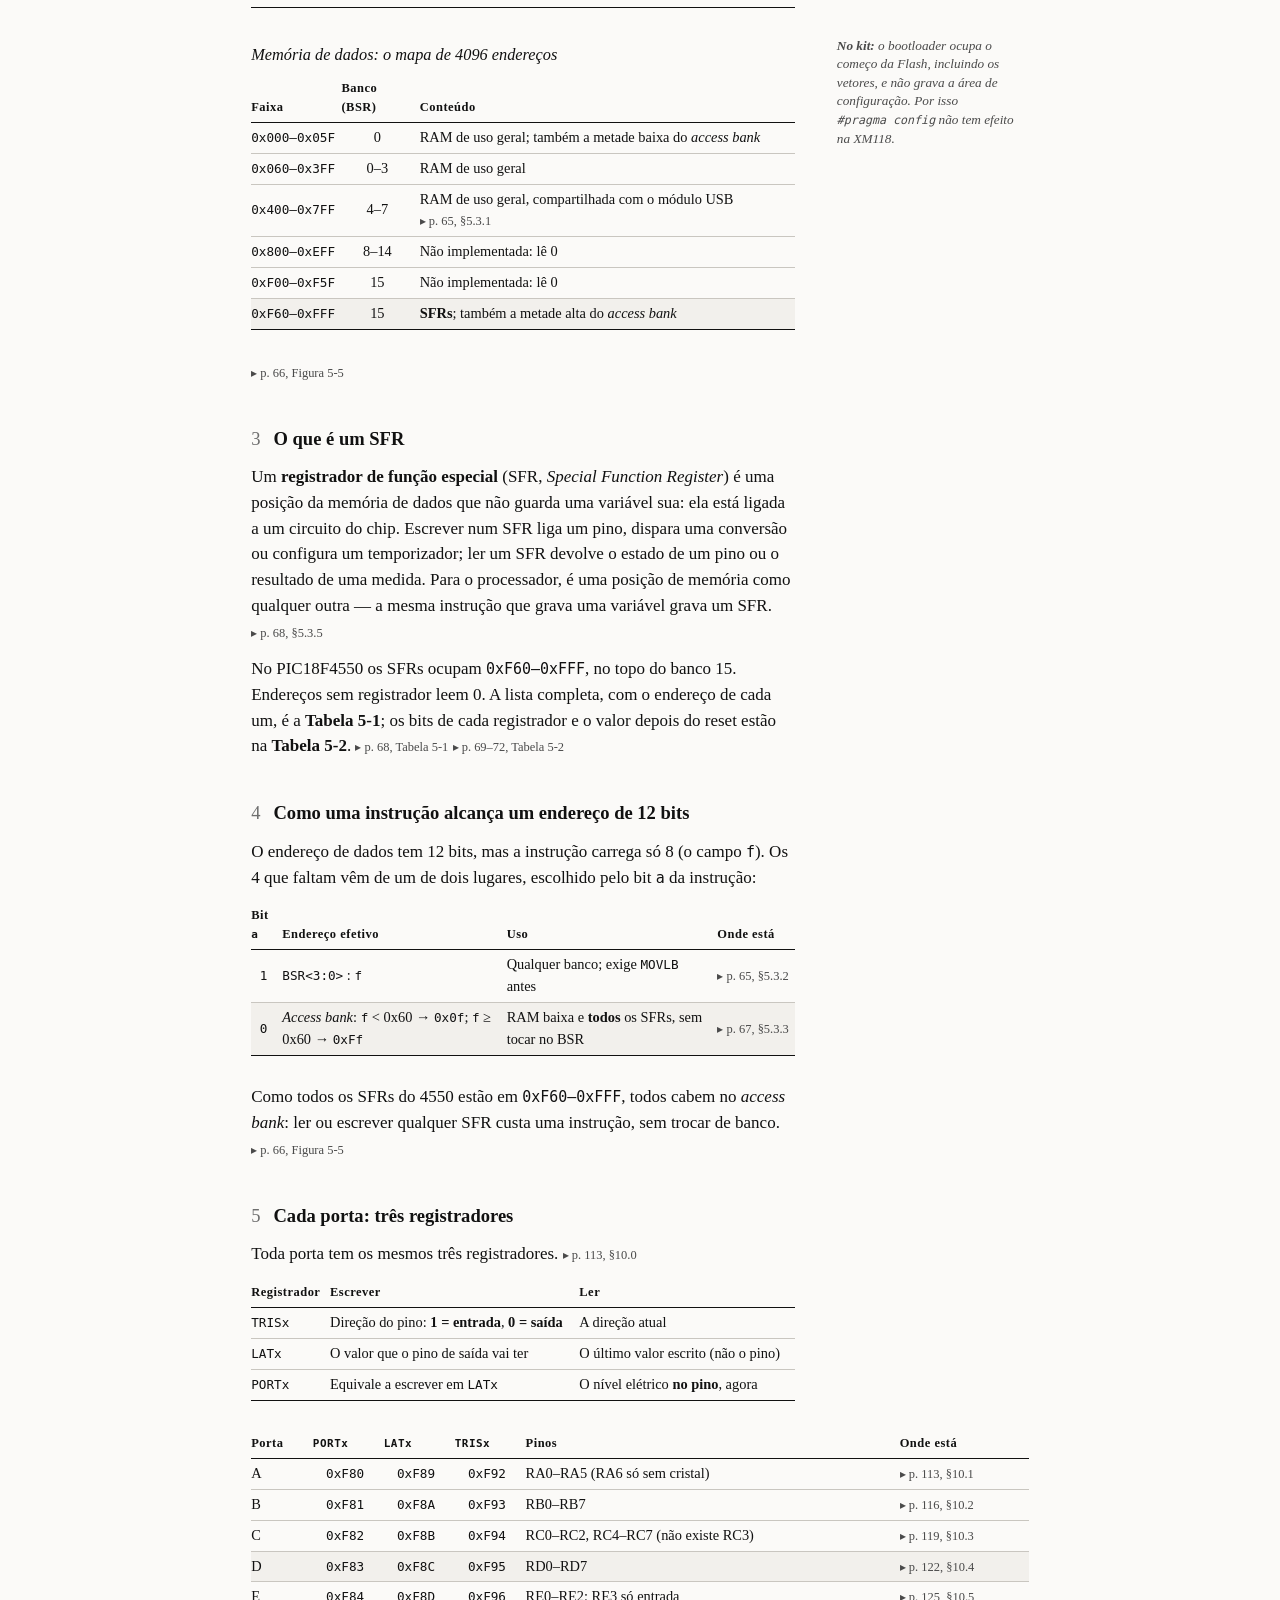
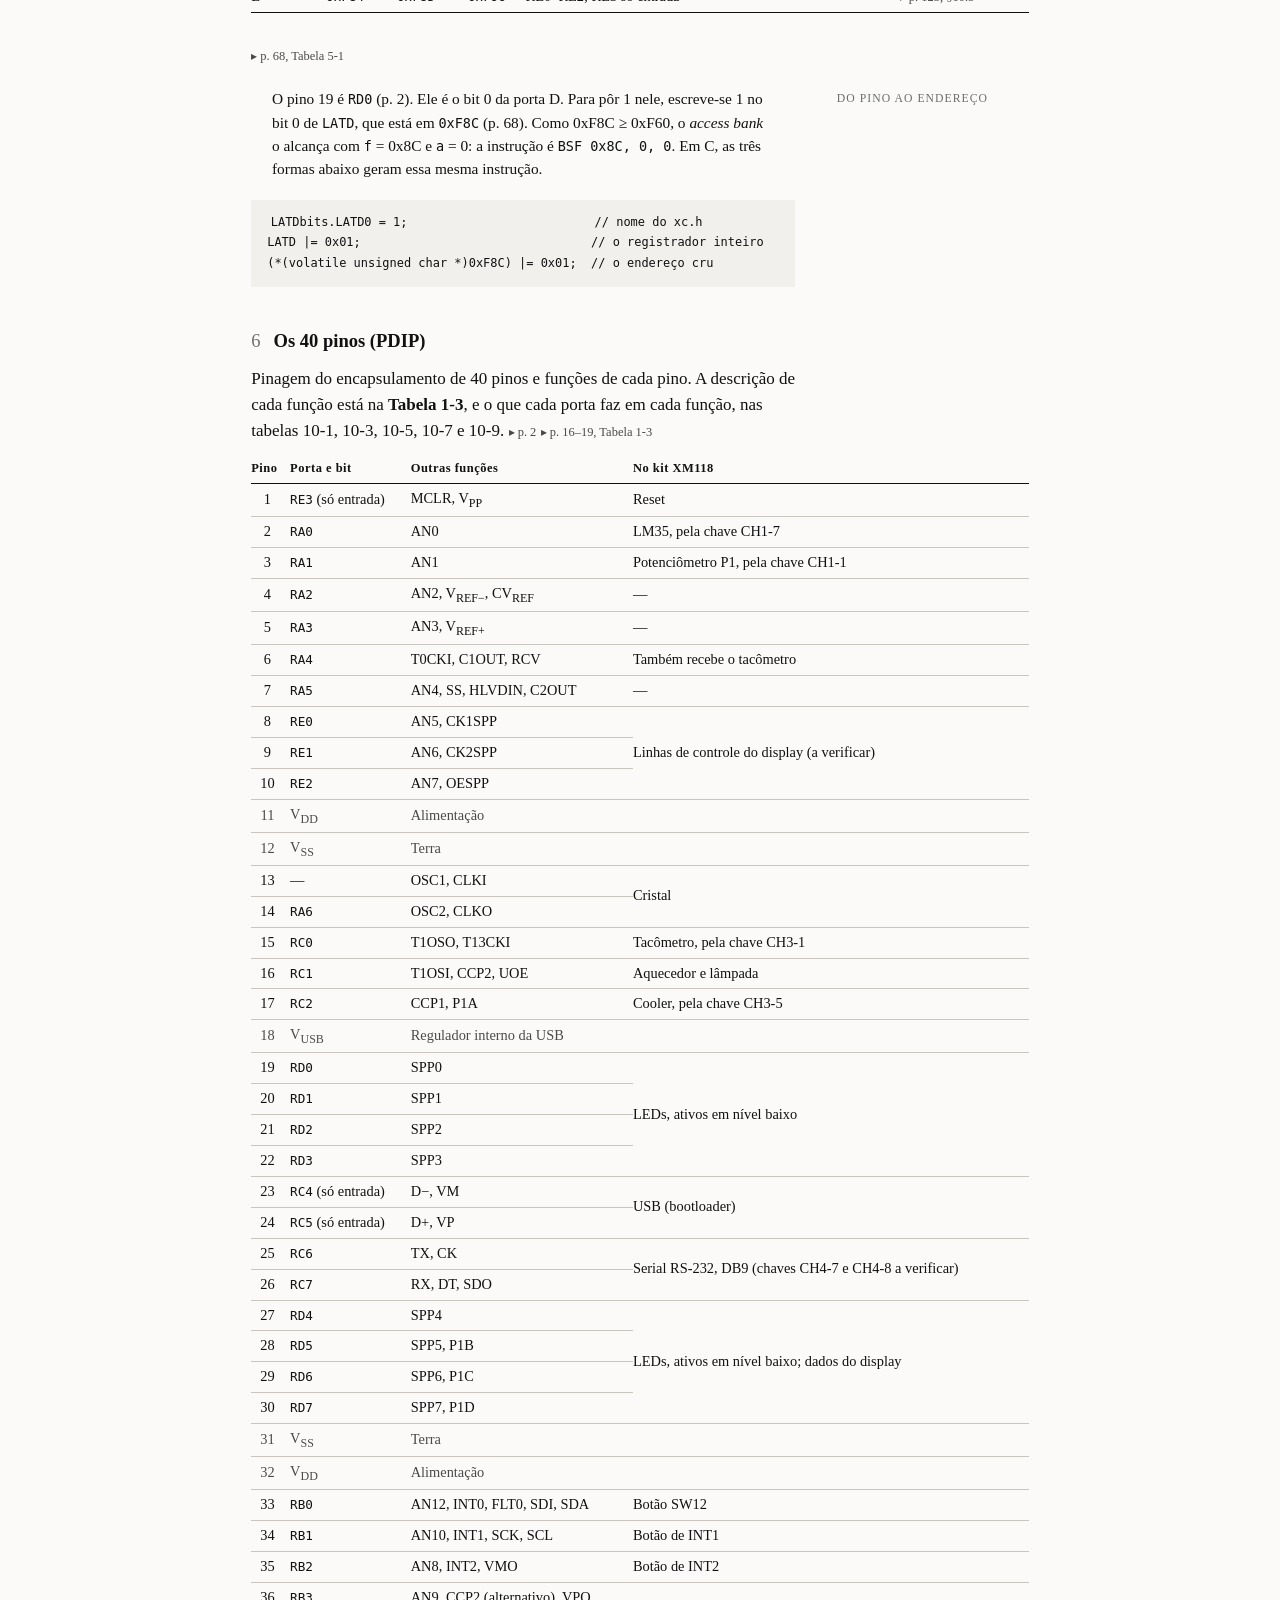
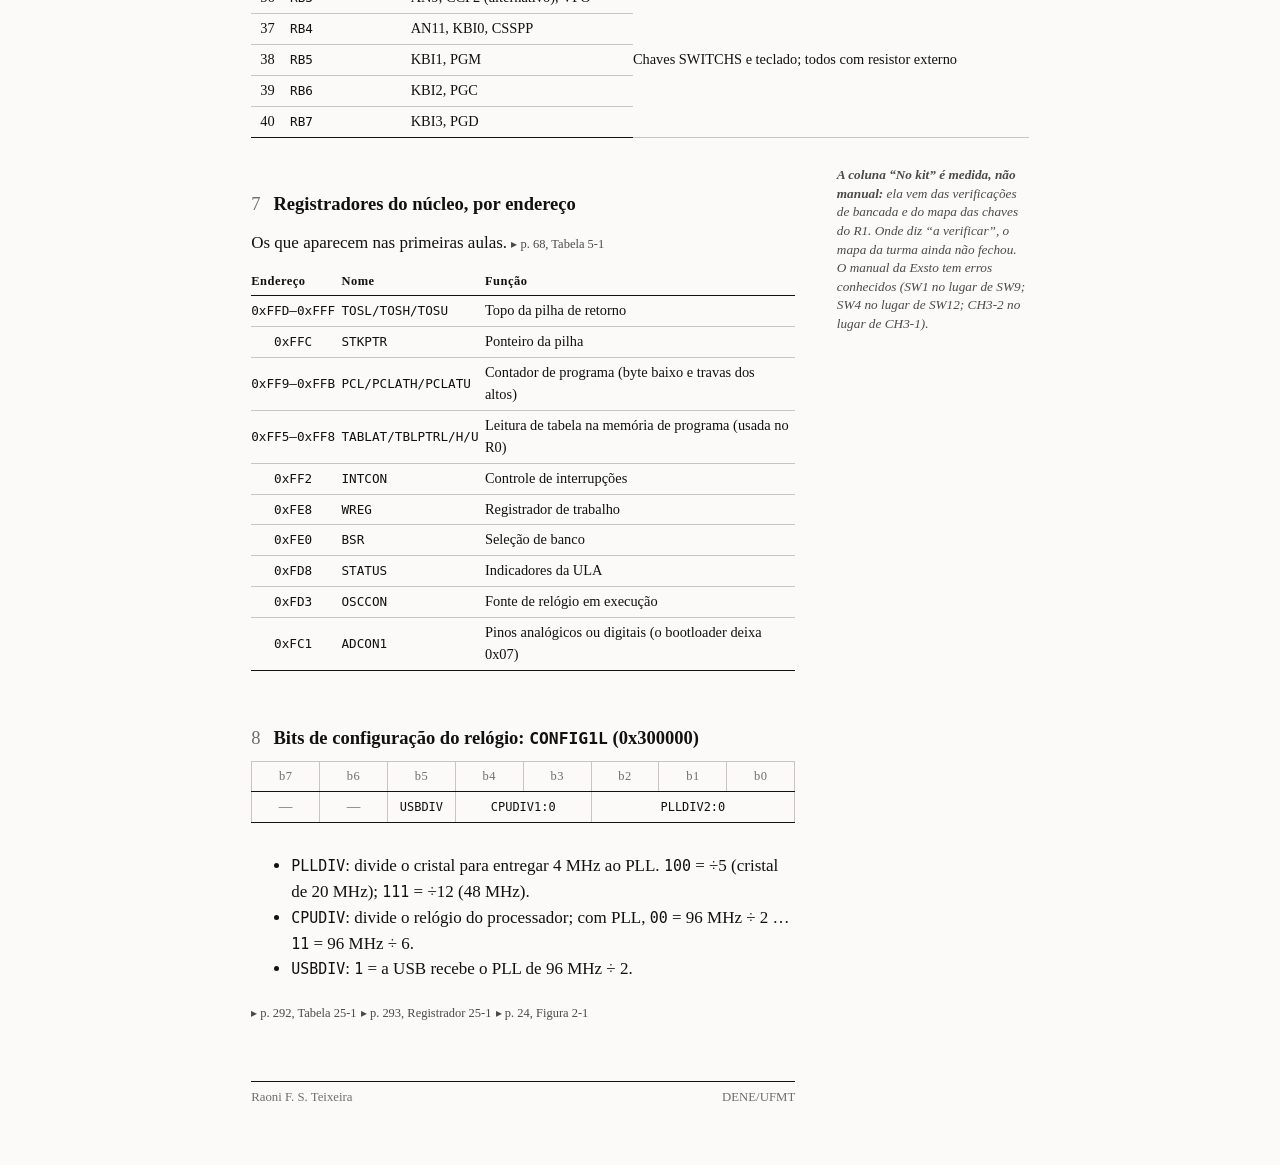
<file: labs/cpu-memoria-pinos-referencia.html>
<!DOCTYPE html>
<html lang="pt-BR">
<head>
<meta charset="UTF-8">
<meta name="viewport" content="width=device-width, initial-scale=1.0">
<title>CPU, memória e pinos (PIC18F4550) — Folha de Referência</title>
<link rel="stylesheet" href="../estilo.css">
<style>
  .ref table { border-collapse: collapse; width: 100%; font-size: 0.9rem; margin-bottom: 0.8rem; }
  .ref table th { text-align: left; font-weight: 700; font-size: 0.78rem; vertical-align: bottom;
                  letter-spacing: 0.04em; border-bottom: 1px solid var(--tinta); padding: 0.3rem 0.4rem 0.3rem 0; }
  .ref table td { border-bottom: 1px solid var(--regra); padding: 0.25rem 0.4rem 0.25rem 0; vertical-align: middle; }
  .ref table tr:last-child td { border-bottom: 1px solid var(--tinta); }
  .ref code:not(pre code) { background: none; padding: 0; font-size: 0.88em; white-space: nowrap; }
  .num { font-variant-numeric: tabular-nums; white-space: nowrap; text-align: center; }
  .tabela-rolavel { overflow-x: auto; margin-bottom: 1rem; }
  .formula { font-family: var(--mono); font-size: 0.95rem; background: var(--papel-2); padding: 0.4rem 0.6rem; }
  pre { background: var(--papel-2); padding: 0.8rem 1rem; overflow-x: auto; font-size: 0.85rem; line-height: 1.5; }
  .larga table { min-width: 38rem; }
  @media (min-width: 58rem) { .larga { width: calc(var(--col) + var(--mg-dx) + var(--mg-larg)); } }
  .ref table.registrador { table-layout: fixed; font-size: 0.85rem; }
  .ref table.registrador th, .ref table.registrador td { text-align: center; padding: 0.3rem 0.2rem; border: 1px solid var(--regra); }
  .ref table.registrador th { border-bottom-color: var(--tinta); color: var(--cinza-c); font-weight: 500; }
  .registrador .nada { color: var(--cinza-c); }
  .linha-destaque { background-color: var(--papel-2); }
  .ds { font-size: 0.78rem; color: var(--cinza); white-space: nowrap; }
  .ds::before { content: "▸ "; }
  .alim { color: var(--cinza); }
  @media print {
    .pagina { padding-top: 0; }
    .pagina > main { max-width: none; }
    .larga { width: auto; }
    h2 { margin-top: 1rem; }
    .naoimprime { display: none; }
  }
</style>
</head>
<body>
<div class="pagina ref">

  <header>
    <p class="corrente naoimprime"><a href="./index.html">← Laboratório</a><span>Folha de referência</span></p>
    <h1>CPU, memória e pinos (PIC18F4550) — Folha de Referência</h1>
    <p class="subtitulo">O processador, os três espaços de memória, os SFRs e o endereço de cada pino</p>
    <p class="filiacao"><span>Microcontroladores — DENE/UFMT</span><span>Consulta permitida</span></p>
  </header>

  <main>

    <section>
      <p class="passagem">
        <span class="rotulo">A fonte</span>
        Tudo nesta folha vem da folha de dados do fabricante, <strong>PIC18F2455/2550/4455/4550 Data Sheet, DS39632E</strong>
        (Microchip, 2009) — <a href="../2027-1/pdf/39632e.pdf" target="_blank">cópia da revisão citada</a>.
        Cada seção indica a página. Os números de página são os impressos no rodapé do documento
        (“DS39632E-page&nbsp;68”), não os do leitor de PDF, que estão sempre dois à frente.
      </p>
    </section>

    <section>
      <h2>O processador</h2>
      <div class="tabela-rolavel">
      <table>
        <thead><tr><th>Característica</th><th>PIC18F4550</th><th>Onde está</th></tr></thead>
        <tbody>
          <tr><td>Arquitetura</td><td>Harvard: programa e dados em barramentos separados</td><td><span class="ds">p. 59, §5.0</span></td></tr>
          <tr><td>Largura dos dados</td><td>8 bits; o registrador de trabalho é o <code>WREG</code> (0xFE8)</td><td><span class="ds">p. 68, Tabela 5-1</span></td></tr>
          <tr><td>Instruções</td><td>75 instruções; quase todas de uma palavra de 16 bits, algumas de duas</td><td><span class="ds">p. 313, §26.0</span></td></tr>
          <tr><td>Ciclo de instrução</td><td>4 períodos do relógio (Q1 a Q4): T<sub>CY</sub> = 4 / F<sub>OSC</sub>. Com busca e execução sobrepostas, a maioria executa em 1 T<sub>CY</sub></td><td><span class="ds">p. 63, §5.2</span></td></tr>
          <tr><td>Relógio máximo</td><td>48 MHz (12 milhões de instruções por segundo). No kit: 16 MHz, T<sub>CY</sub> = 250 ns</td><td><span class="ds">p. 1</span></td></tr>
          <tr><td>Contador de programa</td><td>21 bits (<code>PCU:PCH:PCL</code>); o bit 0 é sempre 0; avança de 2 em 2</td><td><span class="ds">p. 60, §5.1.1</span></td></tr>
          <tr><td>Pilha de retorno</td><td>31 níveis de 21 bits, fora da RAM; ponteiro <code>STKPTR</code></td><td><span class="ds">p. 60–61, §5.1.2</span></td></tr>
          <tr><td>Multiplicador</td><td>8 × 8 bits em hardware, resultado em <code>PRODH:PRODL</code></td><td><span class="ds">p. 1; §8.0</span></td></tr>
          <tr><td>Indicadores da ULA</td><td><code>STATUS</code> (0xFD8): N, OV, Z, DC, C</td><td><span class="ds">p. 73, Registrador 5-2</span></td></tr>
        </tbody>
      </table>
      </div>
      <p>O diagrama de blocos do chip inteiro — núcleo, memórias e cada periférico ligado às portas — é a
      <strong>Figura 1-2</strong>. <span class="ds">p. 11</span></p>
    </section>

    <section>
      <h2>Os três espaços de memória</h2>
      <p>São três memórias separadas, cada uma com o seu próprio endereço zero. O mesmo número, 0x0F8C, significa
      coisas diferentes em cada uma. <span class="ds">p. 59, §5.0</span></p>
      <div class="tabela-rolavel larga">
      <table>
        <thead><tr><th>Espaço</th><th>Tamanho</th><th>Endereços</th><th>O que guarda</th><th>Onde está</th></tr></thead>
        <tbody>
          <tr><td><strong>Programa</strong> (Flash)</td><td class="num">32 KB</td><td><code>0x000000–0x007FFF</code></td><td>As instruções: até 16&nbsp;384 de uma palavra</td><td><span class="ds">p. 59, Figura 5-1</span></td></tr>
          <tr><td><strong>Dados</strong> (RAM e SFRs)</td><td class="num">2 KB + SFRs</td><td><code>0x000–0xFFF</code> (12 bits)</td><td>As variáveis e os registradores de controle</td><td><span class="ds">p. 66, Figura 5-5</span></td></tr>
          <tr><td><strong>EEPROM de dados</strong></td><td class="num">256 bytes</td><td><code>0x00–0xFF</code>, por <code>EEADR</code></td><td>Valores que sobrevivem ao desligamento</td><td><span class="ds">p. 91, §7.0</span></td></tr>
        </tbody>
      </table>
      </div>

      <h3>Memória de programa: endereços fixos</h3>
      <div class="tabela-rolavel">
      <table>
        <thead><tr><th>Endereço</th><th>O que é</th><th>Onde está</th></tr></thead>
        <tbody>
          <tr><td><code>0x000000</code></td><td>Vetor de reset: a primeira instrução depois de ligar</td><td><span class="ds">p. 59, §5.1</span></td></tr>
          <tr><td><code>0x000008</code></td><td>Vetor de interrupção de alta prioridade</td><td><span class="ds">p. 59, §5.1</span></td></tr>
          <tr><td><code>0x000018</code></td><td>Vetor de interrupção de baixa prioridade</td><td><span class="ds">p. 59, §5.1</span></td></tr>
          <tr><td><code>0x300000–0x30000D</code></td><td>Bits de configuração (<code>CONFIG1L</code> a <code>CONFIG7H</code>) — o que <code>#pragma config</code> escreve</td><td><span class="ds">p. 292, Tabela 25-1</span></td></tr>
          <tr><td><code>0x3FFFFE–0x3FFFFF</code></td><td>Identificação do dispositivo (somente leitura)</td><td><span class="ds">p. 292, Tabela 25-1</span></td></tr>
        </tbody>
      </table>
      </div>
      <p class="margem"><strong>No kit:</strong> o bootloader ocupa o começo da Flash, incluindo os vetores, e não grava a área de
      configuração. Por isso <code>#pragma config</code> não tem efeito na XM118.</p>

      <h3>Memória de dados: o mapa de 4096 endereços</h3>
      <div class="tabela-rolavel">
      <table>
        <thead><tr><th>Faixa</th><th>Banco (BSR)</th><th>Conteúdo</th></tr></thead>
        <tbody>
          <tr><td><code>0x000–0x05F</code></td><td class="num">0</td><td>RAM de uso geral; também a metade baixa do <em>access bank</em></td></tr>
          <tr><td><code>0x060–0x3FF</code></td><td class="num">0–3</td><td>RAM de uso geral</td></tr>
          <tr><td><code>0x400–0x7FF</code></td><td class="num">4–7</td><td>RAM de uso geral, compartilhada com o módulo USB <span class="ds">p. 65, §5.3.1</span></td></tr>
          <tr><td><code>0x800–0xEFF</code></td><td class="num">8–14</td><td>Não implementada: lê 0</td></tr>
          <tr><td><code>0xF00–0xF5F</code></td><td class="num">15</td><td>Não implementada: lê 0</td></tr>
          <tr class="linha-destaque"><td><code>0xF60–0xFFF</code></td><td class="num">15</td><td><strong>SFRs</strong>; também a metade alta do <em>access bank</em></td></tr>
        </tbody>
      </table>
      </div>
      <p><span class="ds">p. 66, Figura 5-5</span></p>
    </section>

    <section>
      <h2>O que é um SFR</h2>
      <p>Um <strong>registrador de função especial</strong> (SFR, <em>Special Function Register</em>) é uma posição da
      memória de dados que não guarda uma variável sua: ela está ligada a um circuito do chip. Escrever num SFR liga um
      pino, dispara uma conversão ou configura um temporizador; ler um SFR devolve o estado de um pino ou o resultado de
      uma medida. Para o processador, é uma posição de memória como qualquer outra — a mesma instrução que grava uma
      variável grava um SFR. <span class="ds">p. 68, §5.3.5</span></p>
      <p>No PIC18F4550 os SFRs ocupam <code>0xF60–0xFFF</code>, no topo do banco 15. Endereços sem registrador leem 0.
      A lista completa, com o endereço de cada um, é a <strong>Tabela 5-1</strong>; os bits de cada registrador e o valor
      depois do reset estão na <strong>Tabela 5-2</strong>. <span class="ds">p. 68, Tabela 5-1</span> <span class="ds">p. 69–72, Tabela 5-2</span></p>
    </section>

    <section>
      <h2>Como uma instrução alcança um endereço de 12 bits</h2>
      <p>O endereço de dados tem 12 bits, mas a instrução carrega só 8 (o campo <code>f</code>). Os 4 que faltam vêm de
      um de dois lugares, escolhido pelo bit <code>a</code> da instrução:</p>
      <div class="tabela-rolavel">
      <table>
        <thead><tr><th>Bit <code>a</code></th><th>Endereço efetivo</th><th>Uso</th><th>Onde está</th></tr></thead>
        <tbody>
          <tr><td class="num"><code>1</code></td><td><code>BSR&lt;3:0&gt;</code> : <code>f</code></td><td>Qualquer banco; exige <code>MOVLB</code> antes</td><td><span class="ds">p. 65, §5.3.2</span></td></tr>
          <tr class="linha-destaque"><td class="num"><code>0</code></td><td><em>Access bank</em>: <code>f</code> &lt; 0x60 → <code>0x0f</code>; <code>f</code> ≥ 0x60 → <code>0xFf</code></td><td>RAM baixa e <strong>todos</strong> os SFRs, sem tocar no BSR</td><td><span class="ds">p. 67, §5.3.3</span></td></tr>
        </tbody>
      </table>
      </div>
      <p>Como todos os SFRs do 4550 estão em <code>0xF60–0xFFF</code>, todos cabem no <em>access bank</em>: ler ou escrever
      qualquer SFR custa uma instrução, sem trocar de banco. <span class="ds">p. 66, Figura 5-5</span></p>
    </section>

    <section>
      <h2>Cada porta: três registradores</h2>
      <p>Toda porta tem os mesmos três registradores. <span class="ds">p. 113, §10.0</span></p>
      <div class="tabela-rolavel">
      <table>
        <thead><tr><th>Registrador</th><th>Escrever</th><th>Ler</th></tr></thead>
        <tbody>
          <tr><td><code>TRISx</code></td><td>Direção do pino: <strong>1 = entrada</strong>, <strong>0 = saída</strong></td><td>A direção atual</td></tr>
          <tr><td><code>LATx</code></td><td>O valor que o pino de saída vai ter</td><td>O último valor escrito (não o pino)</td></tr>
          <tr><td><code>PORTx</code></td><td>Equivale a escrever em <code>LATx</code></td><td>O nível elétrico <strong>no pino</strong>, agora</td></tr>
        </tbody>
      </table>
      </div>

      <div class="tabela-rolavel larga">
      <table>
        <thead>
          <tr><th>Porta</th><th class="num"><code>PORTx</code></th><th class="num"><code>LATx</code></th><th class="num"><code>TRISx</code></th><th>Pinos</th><th>Onde está</th></tr>
        </thead>
        <tbody>
          <tr><td>A</td><td class="num"><code>0xF80</code></td><td class="num"><code>0xF89</code></td><td class="num"><code>0xF92</code></td><td>RA0–RA5 (RA6 só sem cristal)</td><td><span class="ds">p. 113, §10.1</span></td></tr>
          <tr><td>B</td><td class="num"><code>0xF81</code></td><td class="num"><code>0xF8A</code></td><td class="num"><code>0xF93</code></td><td>RB0–RB7</td><td><span class="ds">p. 116, §10.2</span></td></tr>
          <tr><td>C</td><td class="num"><code>0xF82</code></td><td class="num"><code>0xF8B</code></td><td class="num"><code>0xF94</code></td><td>RC0–RC2, RC4–RC7 (não existe RC3)</td><td><span class="ds">p. 119, §10.3</span></td></tr>
          <tr class="linha-destaque"><td>D</td><td class="num"><code>0xF83</code></td><td class="num"><code>0xF8C</code></td><td class="num"><code>0xF95</code></td><td>RD0–RD7</td><td><span class="ds">p. 122, §10.4</span></td></tr>
          <tr><td>E</td><td class="num"><code>0xF84</code></td><td class="num"><code>0xF8D</code></td><td class="num"><code>0xF96</code></td><td>RE0–RE2; RE3 só entrada</td><td><span class="ds">p. 125, §10.5</span></td></tr>
        </tbody>
      </table>
      </div>
      <p><span class="ds">p. 68, Tabela 5-1</span></p>

      <p class="passagem">
        <span class="rotulo">Do pino ao endereço</span>
        O pino 19 é <code>RD0</code> (p. 2). Ele é o bit 0 da porta D. Para pôr 1 nele, escreve-se 1 no bit 0 de
        <code>LATD</code>, que está em <code>0xF8C</code> (p. 68). Como 0xF8C ≥ 0xF60, o <em>access bank</em> o alcança
        com <code>f</code> = 0x8C e <code>a</code> = 0: a instrução é <code>BSF 0x8C, 0, 0</code>. Em C, as três formas
        abaixo geram essa mesma instrução.
      </p>
<pre><code>LATDbits.LATD0 = 1;                          // nome do xc.h
LATD |= 0x01;                                // o registrador inteiro
(*(volatile unsigned char *)0xF8C) |= 0x01;  // o endereço cru</code></pre>
    </section>

    <section>
      <h2>Os 40 pinos (PDIP)</h2>
      <p>Pinagem do encapsulamento de 40 pinos e funções de cada pino. A descrição de cada função está na
      <strong>Tabela 1-3</strong>, e o que cada porta faz em cada função, nas tabelas 10-1, 10-3, 10-5, 10-7 e 10-9.
      <span class="ds">p. 2</span> <span class="ds">p. 16–19, Tabela 1-3</span></p>
      <div class="tabela-rolavel larga">
      <table>
        <thead><tr><th class="num">Pino</th><th>Porta e bit</th><th>Outras funções</th><th>No kit XM118</th></tr></thead>
        <tbody>
          <tr><td class="num">1</td><td><code>RE3</code> (só entrada)</td><td>MCLR, V<sub>PP</sub></td><td>Reset</td></tr>
          <tr><td class="num">2</td><td><code>RA0</code></td><td>AN0</td><td>LM35, pela chave CH1-7</td></tr>
          <tr><td class="num">3</td><td><code>RA1</code></td><td>AN1</td><td>Potenciômetro P1, pela chave CH1-1</td></tr>
          <tr><td class="num">4</td><td><code>RA2</code></td><td>AN2, V<sub>REF−</sub>, CV<sub>REF</sub></td><td>—</td></tr>
          <tr><td class="num">5</td><td><code>RA3</code></td><td>AN3, V<sub>REF+</sub></td><td>—</td></tr>
          <tr><td class="num">6</td><td><code>RA4</code></td><td>T0CKI, C1OUT, RCV</td><td>Também recebe o tacômetro</td></tr>
          <tr><td class="num">7</td><td><code>RA5</code></td><td>AN4, SS, HLVDIN, C2OUT</td><td>—</td></tr>
          <tr><td class="num">8</td><td><code>RE0</code></td><td>AN5, CK1SPP</td><td rowspan="3">Linhas de controle do display (a verificar)</td></tr>
          <tr><td class="num">9</td><td><code>RE1</code></td><td>AN6, CK2SPP</td></tr>
          <tr><td class="num">10</td><td><code>RE2</code></td><td>AN7, OESPP</td></tr>
          <tr class="alim"><td class="num">11</td><td>V<sub>DD</sub></td><td>Alimentação</td><td></td></tr>
          <tr class="alim"><td class="num">12</td><td>V<sub>SS</sub></td><td>Terra</td><td></td></tr>
          <tr><td class="num">13</td><td>—</td><td>OSC1, CLKI</td><td rowspan="2">Cristal</td></tr>
          <tr><td class="num">14</td><td><code>RA6</code></td><td>OSC2, CLKO</td></tr>
          <tr><td class="num">15</td><td><code>RC0</code></td><td>T1OSO, T13CKI</td><td>Tacômetro, pela chave CH3-1</td></tr>
          <tr><td class="num">16</td><td><code>RC1</code></td><td>T1OSI, CCP2, UOE</td><td>Aquecedor e lâmpada</td></tr>
          <tr><td class="num">17</td><td><code>RC2</code></td><td>CCP1, P1A</td><td>Cooler, pela chave CH3-5</td></tr>
          <tr class="alim"><td class="num">18</td><td>V<sub>USB</sub></td><td>Regulador interno da USB</td><td></td></tr>
          <tr><td class="num">19</td><td><code>RD0</code></td><td>SPP0</td><td rowspan="4">LEDs, ativos em nível baixo</td></tr>
          <tr><td class="num">20</td><td><code>RD1</code></td><td>SPP1</td></tr>
          <tr><td class="num">21</td><td><code>RD2</code></td><td>SPP2</td></tr>
          <tr><td class="num">22</td><td><code>RD3</code></td><td>SPP3</td></tr>
          <tr><td class="num">23</td><td><code>RC4</code> (só entrada)</td><td>D−, VM</td><td rowspan="2">USB (bootloader)</td></tr>
          <tr><td class="num">24</td><td><code>RC5</code> (só entrada)</td><td>D+, VP</td></tr>
          <tr><td class="num">25</td><td><code>RC6</code></td><td>TX, CK</td><td rowspan="2">Serial RS-232, DB9 (chaves CH4-7 e CH4-8 a verificar)</td></tr>
          <tr><td class="num">26</td><td><code>RC7</code></td><td>RX, DT, SDO</td></tr>
          <tr><td class="num">27</td><td><code>RD4</code></td><td>SPP4</td><td rowspan="4">LEDs, ativos em nível baixo; dados do display</td></tr>
          <tr><td class="num">28</td><td><code>RD5</code></td><td>SPP5, P1B</td></tr>
          <tr><td class="num">29</td><td><code>RD6</code></td><td>SPP6, P1C</td></tr>
          <tr><td class="num">30</td><td><code>RD7</code></td><td>SPP7, P1D</td></tr>
          <tr class="alim"><td class="num">31</td><td>V<sub>SS</sub></td><td>Terra</td><td></td></tr>
          <tr class="alim"><td class="num">32</td><td>V<sub>DD</sub></td><td>Alimentação</td><td></td></tr>
          <tr><td class="num">33</td><td><code>RB0</code></td><td>AN12, INT0, FLT0, SDI, SDA</td><td>Botão SW12</td></tr>
          <tr><td class="num">34</td><td><code>RB1</code></td><td>AN10, INT1, SCK, SCL</td><td>Botão de INT1</td></tr>
          <tr><td class="num">35</td><td><code>RB2</code></td><td>AN8, INT2, VMO</td><td>Botão de INT2</td></tr>
          <tr><td class="num">36</td><td><code>RB3</code></td><td>AN9, CCP2 (alternativo), VPO</td><td rowspan="5">Chaves SWITCHS e teclado; todos com resistor externo</td></tr>
          <tr><td class="num">37</td><td><code>RB4</code></td><td>AN11, KBI0, CSSPP</td></tr>
          <tr><td class="num">38</td><td><code>RB5</code></td><td>KBI1, PGM</td></tr>
          <tr><td class="num">39</td><td><code>RB6</code></td><td>KBI2, PGC</td></tr>
          <tr><td class="num">40</td><td><code>RB7</code></td><td>KBI3, PGD</td></tr>
        </tbody>
      </table>
      </div>
      <p class="margem"><strong>A coluna “No kit” é medida, não manual:</strong> ela vem das verificações de bancada e do mapa das
      chaves do R1. Onde diz “a verificar”, o mapa da turma ainda não fechou. O manual da Exsto tem erros conhecidos
      (SW1 no lugar de SW9; SW4 no lugar de SW12; CH3-2 no lugar de CH3-1).</p>
    </section>

    <section>
      <h2>Registradores do núcleo, por endereço</h2>
      <p>Os que aparecem nas primeiras aulas. <span class="ds">p. 68, Tabela 5-1</span></p>
      <div class="tabela-rolavel">
      <table>
        <thead><tr><th class="num">Endereço</th><th>Nome</th><th>Função</th></tr></thead>
        <tbody>
          <tr><td class="num"><code>0xFFD–0xFFF</code></td><td><code>TOSL/TOSH/TOSU</code></td><td>Topo da pilha de retorno</td></tr>
          <tr><td class="num"><code>0xFFC</code></td><td><code>STKPTR</code></td><td>Ponteiro da pilha</td></tr>
          <tr><td class="num"><code>0xFF9–0xFFB</code></td><td><code>PCL/PCLATH/PCLATU</code></td><td>Contador de programa (byte baixo e travas dos altos)</td></tr>
          <tr><td class="num"><code>0xFF5–0xFF8</code></td><td><code>TABLAT/TBLPTRL/H/U</code></td><td>Leitura de tabela na memória de programa (usada no R0)</td></tr>
          <tr><td class="num"><code>0xFF2</code></td><td><code>INTCON</code></td><td>Controle de interrupções</td></tr>
          <tr><td class="num"><code>0xFE8</code></td><td><code>WREG</code></td><td>Registrador de trabalho</td></tr>
          <tr><td class="num"><code>0xFE0</code></td><td><code>BSR</code></td><td>Seleção de banco</td></tr>
          <tr><td class="num"><code>0xFD8</code></td><td><code>STATUS</code></td><td>Indicadores da ULA</td></tr>
          <tr><td class="num"><code>0xFD3</code></td><td><code>OSCCON</code></td><td>Fonte de relógio em execução</td></tr>
          <tr><td class="num"><code>0xFC1</code></td><td><code>ADCON1</code></td><td>Pinos analógicos ou digitais (o bootloader deixa 0x07)</td></tr>
        </tbody>
      </table>
      </div>
    </section>

    <section>
      <h2>Bits de configuração do relógio: <code>CONFIG1L</code> (0x300000)</h2>
      <div class="tabela-rolavel">
      <table class="registrador">
        <thead><tr><th>b7</th><th>b6</th><th>b5</th><th>b4</th><th>b3</th><th>b2</th><th>b1</th><th>b0</th></tr></thead>
        <tbody><tr>
          <td class="nada">—</td><td class="nada">—</td><td><code>USBDIV</code></td>
          <td colspan="2"><code>CPUDIV1:0</code></td><td colspan="3"><code>PLLDIV2:0</code></td>
        </tr></tbody>
      </table>
      </div>
      <ul>
        <li><code>PLLDIV</code>: divide o cristal para entregar 4 MHz ao PLL. <code>100</code> = ÷5 (cristal de 20 MHz); <code>111</code> = ÷12 (48 MHz).</li>
        <li><code>CPUDIV</code>: divide o relógio do processador; com PLL, <code>00</code> = 96 MHz ÷ 2 … <code>11</code> = 96 MHz ÷ 6.</li>
        <li><code>USBDIV</code>: <code>1</code> = a USB recebe o PLL de 96 MHz ÷ 2.</li>
      </ul>
      <p><span class="ds">p. 292, Tabela 25-1</span> <span class="ds">p. 293, Registrador 25-1</span> <span class="ds">p. 24, Figura 2-1</span></p>
    </section>

  </main>

  <footer>
    <span>Raoni F. S. Teixeira</span>
    <span>DENE/UFMT</span>
  </footer>

</div>
</body>
</html>
</file>
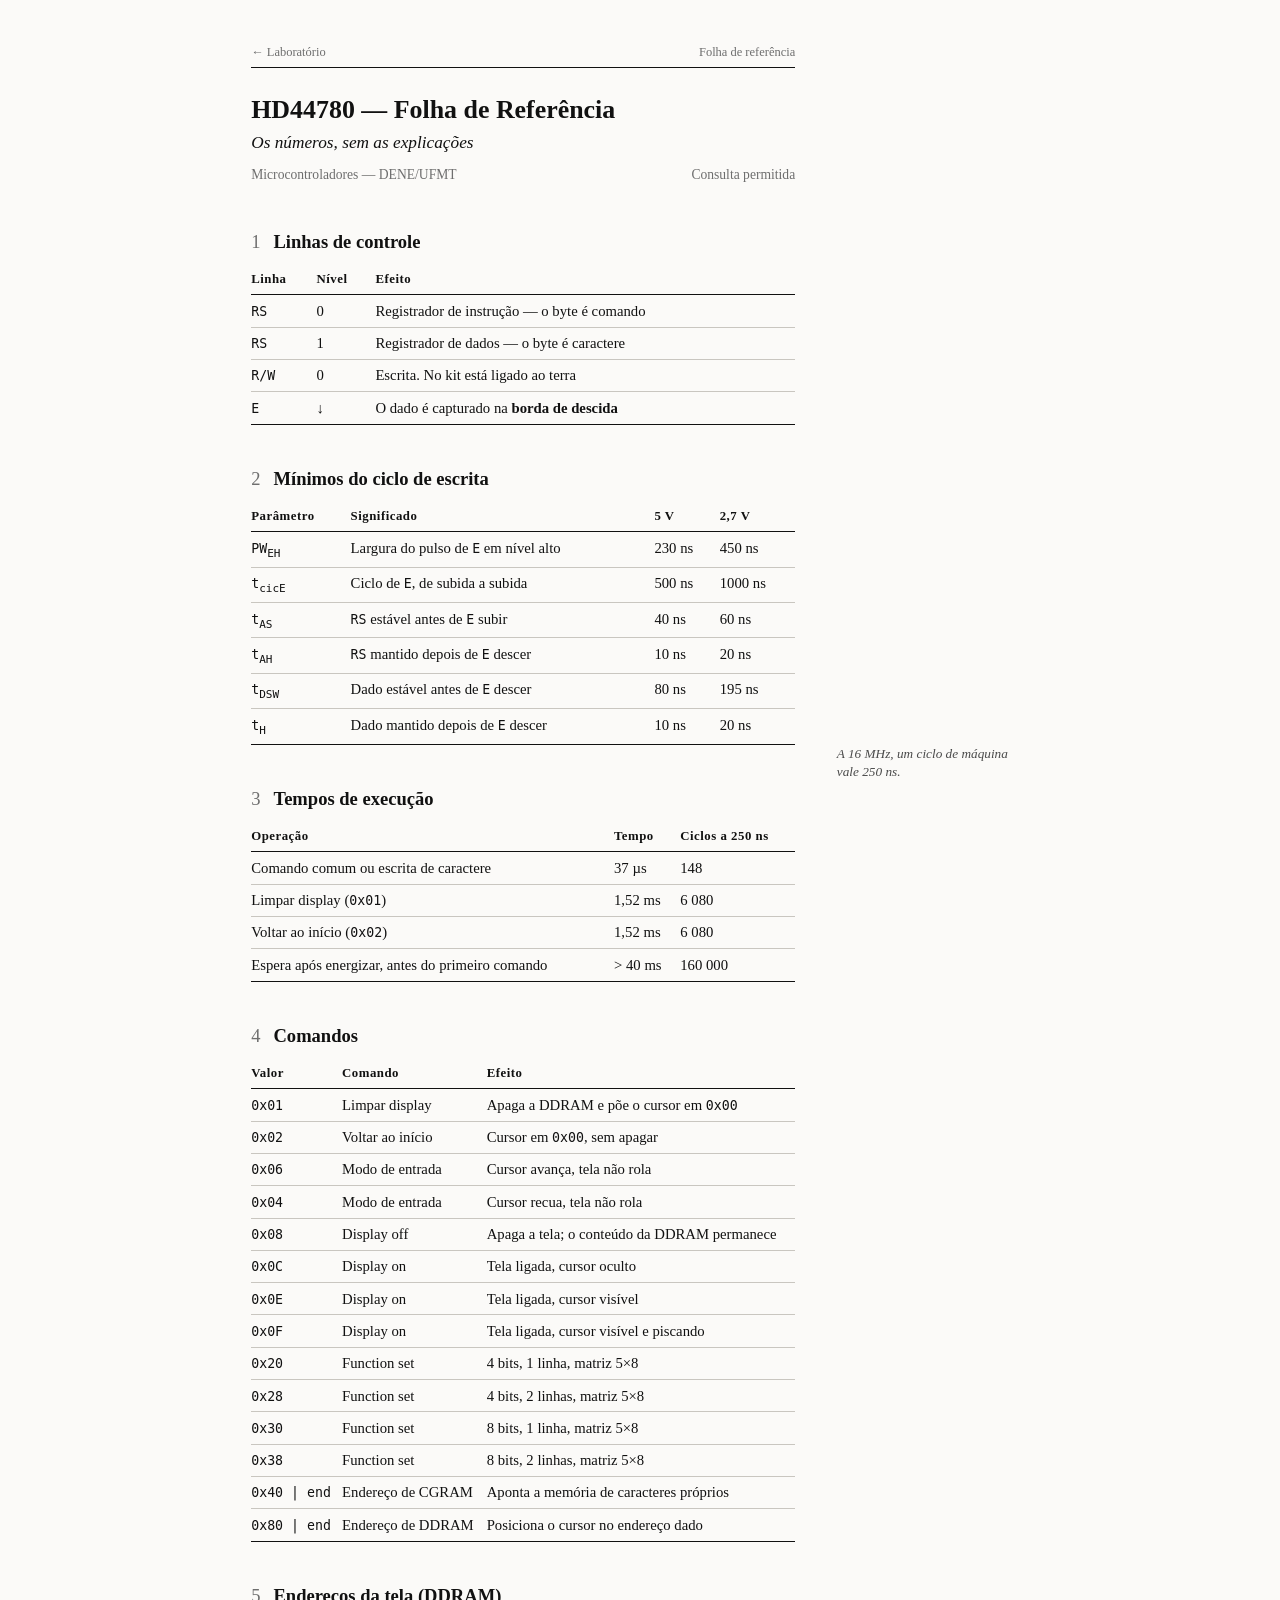
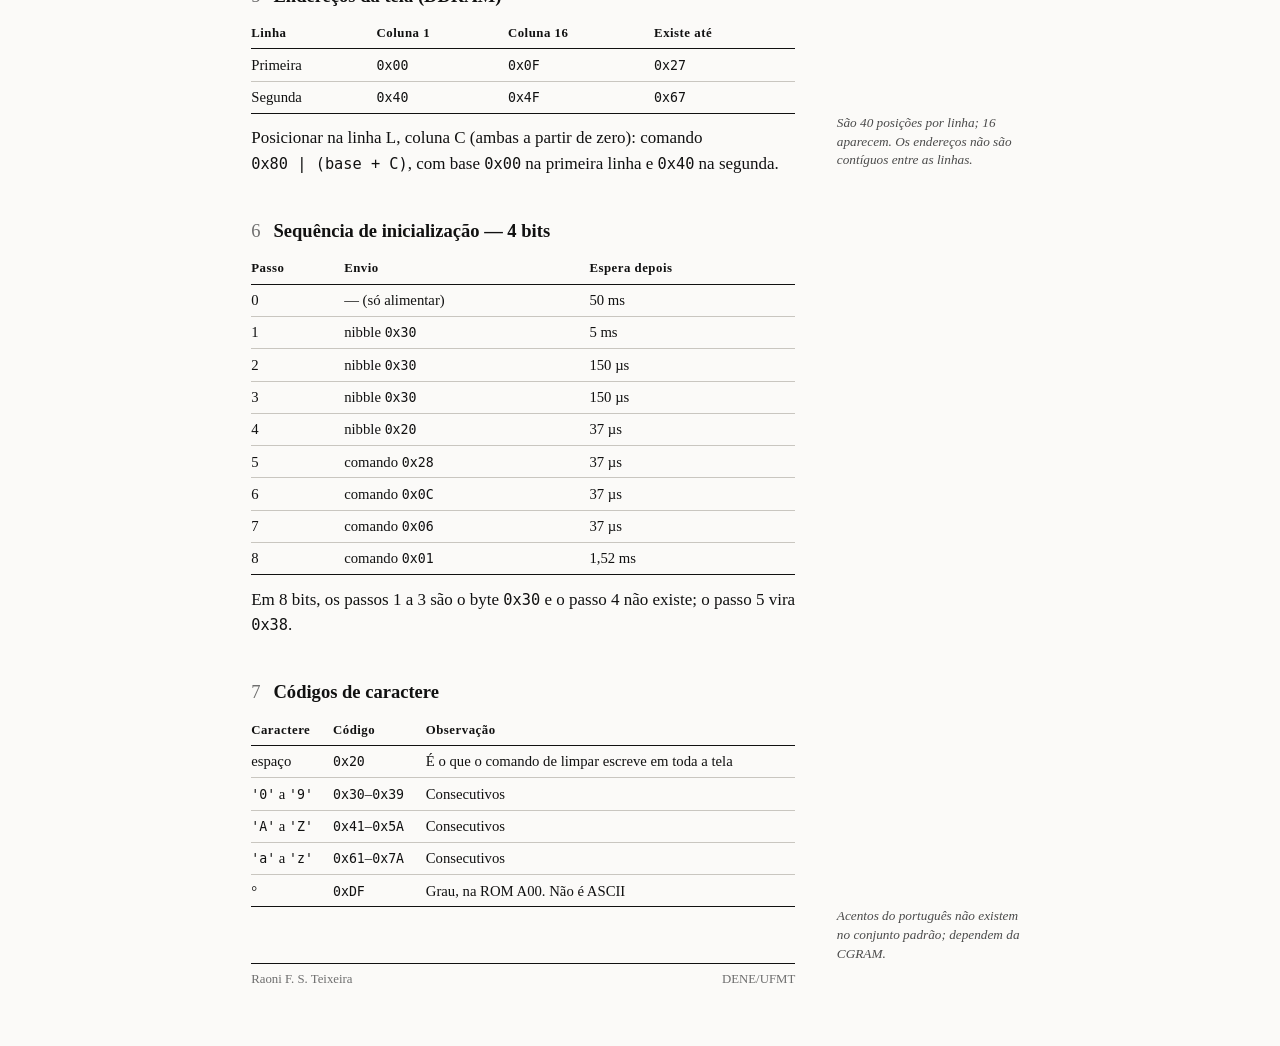
<file: labs/hd44780-referencia.html>
<!DOCTYPE html>
<html lang="pt-BR">
<head>
<meta charset="UTF-8">
<meta name="viewport" content="width=device-width, initial-scale=1.0">
<title>HD44780 — Folha de Referência</title>
<link rel="stylesheet" href="../estilo.css">
<style>
  /* Folha de consulta: densa, uma página impressa. */
  .ref table { border-collapse: collapse; width: 100%; font-size: 0.92rem; }
  .ref table th { text-align: left; font-weight: 700; font-size: 0.8rem;
                  letter-spacing: 0.04em; border-bottom: 1px solid var(--tinta); padding: 0.3rem 0.5rem 0.3rem 0; }
  .ref table td { border-bottom: 1px solid var(--regra); padding: 0.28rem 0.5rem 0.28rem 0; vertical-align: top; }
  .ref table tr:last-child td { border-bottom: 1px solid var(--tinta); }
  .ref table thead tr th:first-child, .ref table td:first-child { padding-left: 0; }
  .ref code { background: none; padding: 0; font-size: 0.9em; white-space: nowrap; }
  .num { font-variant-numeric: tabular-nums; white-space: nowrap; }
  .tabela-rolavel { overflow-x: auto; }
  @media print {
    .pagina { padding-top: 0; }
    h2 { margin-top: 1.1rem; }
    .naoimprime { display: none; }
  }
</style>
</head>
<body>
<div class="pagina ref">

  <header>
    <p class="corrente naoimprime"><a href="./index.html">← Laboratório</a><span>Folha de referência</span></p>
    <h1>HD44780 — Folha de Referência</h1>
    <p class="subtitulo">Os números, sem as explicações</p>
    <p class="filiacao"><span>Microcontroladores — DENE/UFMT</span><span>Consulta permitida</span></p>
  </header>

  <main>

    <section>
      <h2>Linhas de controle</h2>
      <div class="tabela-rolavel">
      <table>
        <thead><tr><th>Linha</th><th>Nível</th><th>Efeito</th></tr></thead>
        <tbody>
          <tr><td><code>RS</code></td><td>0</td><td>Registrador de instrução — o byte é comando</td></tr>
          <tr><td><code>RS</code></td><td>1</td><td>Registrador de dados — o byte é caractere</td></tr>
          <tr><td><code>R/W</code></td><td>0</td><td>Escrita. No kit está ligado ao terra</td></tr>
          <tr><td><code>E</code></td><td>↓</td><td>O dado é capturado na <strong>borda de descida</strong></td></tr>
        </tbody>
      </table>
      </div>
    </section>

    <section>
      <h2>Mínimos do ciclo de escrita</h2>
      <div class="tabela-rolavel">
      <table>
        <thead><tr><th>Parâmetro</th><th>Significado</th><th class="num">5 V</th><th class="num">2,7 V</th></tr></thead>
        <tbody>
          <tr><td><code>PW<sub>EH</sub></code></td><td>Largura do pulso de <code>E</code> em nível alto</td><td class="num">230 ns</td><td class="num">450 ns</td></tr>
          <tr><td><code>t<sub>cicE</sub></code></td><td>Ciclo de <code>E</code>, de subida a subida</td><td class="num">500 ns</td><td class="num">1000 ns</td></tr>
          <tr><td><code>t<sub>AS</sub></code></td><td><code>RS</code> estável antes de <code>E</code> subir</td><td class="num">40 ns</td><td class="num">60 ns</td></tr>
          <tr><td><code>t<sub>AH</sub></code></td><td><code>RS</code> mantido depois de <code>E</code> descer</td><td class="num">10 ns</td><td class="num">20 ns</td></tr>
          <tr><td><code>t<sub>DSW</sub></code></td><td>Dado estável antes de <code>E</code> descer</td><td class="num">80 ns</td><td class="num">195 ns</td></tr>
          <tr><td><code>t<sub>H</sub></code></td><td>Dado mantido depois de <code>E</code> descer</td><td class="num">10 ns</td><td class="num">20 ns</td></tr>
        </tbody>
      </table>
      </div>
      <p class="margem">A 16 MHz, um ciclo de máquina vale 250 ns.</p>
    </section>

    <section>
      <h2>Tempos de execução</h2>
      <div class="tabela-rolavel">
      <table>
        <thead><tr><th>Operação</th><th class="num">Tempo</th><th class="num">Ciclos a 250 ns</th></tr></thead>
        <tbody>
          <tr><td>Comando comum ou escrita de caractere</td><td class="num">37 µs</td><td class="num">148</td></tr>
          <tr><td>Limpar display (<code>0x01</code>)</td><td class="num">1,52 ms</td><td class="num">6 080</td></tr>
          <tr><td>Voltar ao início (<code>0x02</code>)</td><td class="num">1,52 ms</td><td class="num">6 080</td></tr>
          <tr><td>Espera após energizar, antes do primeiro comando</td><td class="num">&gt; 40 ms</td><td class="num">160 000</td></tr>
        </tbody>
      </table>
      </div>
    </section>

    <section>
      <h2>Comandos</h2>
      <div class="tabela-rolavel">
      <table>
        <thead><tr><th>Valor</th><th>Comando</th><th>Efeito</th></tr></thead>
        <tbody>
          <tr><td><code>0x01</code></td><td>Limpar display</td><td>Apaga a DDRAM e põe o cursor em <code>0x00</code></td></tr>
          <tr><td><code>0x02</code></td><td>Voltar ao início</td><td>Cursor em <code>0x00</code>, sem apagar</td></tr>
          <tr><td><code>0x06</code></td><td>Modo de entrada</td><td>Cursor avança, tela não rola</td></tr>
          <tr><td><code>0x04</code></td><td>Modo de entrada</td><td>Cursor recua, tela não rola</td></tr>
          <tr><td><code>0x08</code></td><td>Display off</td><td>Apaga a tela; o conteúdo da DDRAM permanece</td></tr>
          <tr><td><code>0x0C</code></td><td>Display on</td><td>Tela ligada, cursor oculto</td></tr>
          <tr><td><code>0x0E</code></td><td>Display on</td><td>Tela ligada, cursor visível</td></tr>
          <tr><td><code>0x0F</code></td><td>Display on</td><td>Tela ligada, cursor visível e piscando</td></tr>
          <tr><td><code>0x20</code></td><td>Function set</td><td>4 bits, 1 linha, matriz 5×8</td></tr>
          <tr><td><code>0x28</code></td><td>Function set</td><td>4 bits, 2 linhas, matriz 5×8</td></tr>
          <tr><td><code>0x30</code></td><td>Function set</td><td>8 bits, 1 linha, matriz 5×8</td></tr>
          <tr><td><code>0x38</code></td><td>Function set</td><td>8 bits, 2 linhas, matriz 5×8</td></tr>
          <tr><td><code>0x40 | end</code></td><td>Endereço de CGRAM</td><td>Aponta a memória de caracteres próprios</td></tr>
          <tr><td><code>0x80 | end</code></td><td>Endereço de DDRAM</td><td>Posiciona o cursor no endereço dado</td></tr>
        </tbody>
      </table>
      </div>
    </section>

    <section>
      <h2>Endereços da tela (DDRAM)</h2>
      <div class="tabela-rolavel">
      <table>
        <thead><tr><th>Linha</th><th class="num">Coluna 1</th><th class="num">Coluna 16</th><th class="num">Existe até</th></tr></thead>
        <tbody>
          <tr><td>Primeira</td><td class="num"><code>0x00</code></td><td class="num"><code>0x0F</code></td><td class="num"><code>0x27</code></td></tr>
          <tr><td>Segunda</td><td class="num"><code>0x40</code></td><td class="num"><code>0x4F</code></td><td class="num"><code>0x67</code></td></tr>
        </tbody>
      </table>
      </div>
      <p class="margem">São 40 posições por linha; 16 aparecem. Os endereços não são contíguos entre as linhas.</p>
      <p>Posicionar na linha <span class="num">L</span>, coluna <span class="num">C</span> (ambas a partir de zero):
      comando <code>0x80 | (base + C)</code>, com base <code>0x00</code> na primeira linha e <code>0x40</code> na segunda.</p>
    </section>

    <section>
      <h2>Sequência de inicialização — 4 bits</h2>
      <div class="tabela-rolavel">
      <table>
        <thead><tr><th>Passo</th><th>Envio</th><th class="num">Espera depois</th></tr></thead>
        <tbody>
          <tr><td>0</td><td>— (só alimentar)</td><td class="num">50 ms</td></tr>
          <tr><td>1</td><td>nibble <code>0x30</code></td><td class="num">5 ms</td></tr>
          <tr><td>2</td><td>nibble <code>0x30</code></td><td class="num">150 µs</td></tr>
          <tr><td>3</td><td>nibble <code>0x30</code></td><td class="num">150 µs</td></tr>
          <tr><td>4</td><td>nibble <code>0x20</code></td><td class="num">37 µs</td></tr>
          <tr><td>5</td><td>comando <code>0x28</code></td><td class="num">37 µs</td></tr>
          <tr><td>6</td><td>comando <code>0x0C</code></td><td class="num">37 µs</td></tr>
          <tr><td>7</td><td>comando <code>0x06</code></td><td class="num">37 µs</td></tr>
          <tr><td>8</td><td>comando <code>0x01</code></td><td class="num">1,52 ms</td></tr>
        </tbody>
      </table>
      </div>
      <p>Em 8 bits, os passos 1 a 3 são o byte <code>0x30</code> e o passo 4 não existe; o passo 5 vira <code>0x38</code>.</p>
    </section>

    <section>
      <h2>Códigos de caractere</h2>
      <div class="tabela-rolavel">
      <table>
        <thead><tr><th>Caractere</th><th class="num">Código</th><th>Observação</th></tr></thead>
        <tbody>
          <tr><td>espaço</td><td class="num"><code>0x20</code></td><td>É o que o comando de limpar escreve em toda a tela</td></tr>
          <tr><td><code>'0'</code> a <code>'9'</code></td><td class="num"><code>0x30</code>–<code>0x39</code></td><td>Consecutivos</td></tr>
          <tr><td><code>'A'</code> a <code>'Z'</code></td><td class="num"><code>0x41</code>–<code>0x5A</code></td><td>Consecutivos</td></tr>
          <tr><td><code>'a'</code> a <code>'z'</code></td><td class="num"><code>0x61</code>–<code>0x7A</code></td><td>Consecutivos</td></tr>
          <tr><td>°</td><td class="num"><code>0xDF</code></td><td>Grau, na ROM A00. Não é ASCII</td></tr>
        </tbody>
      </table>
      </div>
      <p class="margem">Acentos do português não existem no conjunto padrão; dependem da CGRAM.</p>
    </section>

  </main>

  <footer>
    <span>Raoni F. S. Teixeira</span>
    <span>DENE/UFMT</span>
  </footer>

</div>
</body>
</html>
</file>
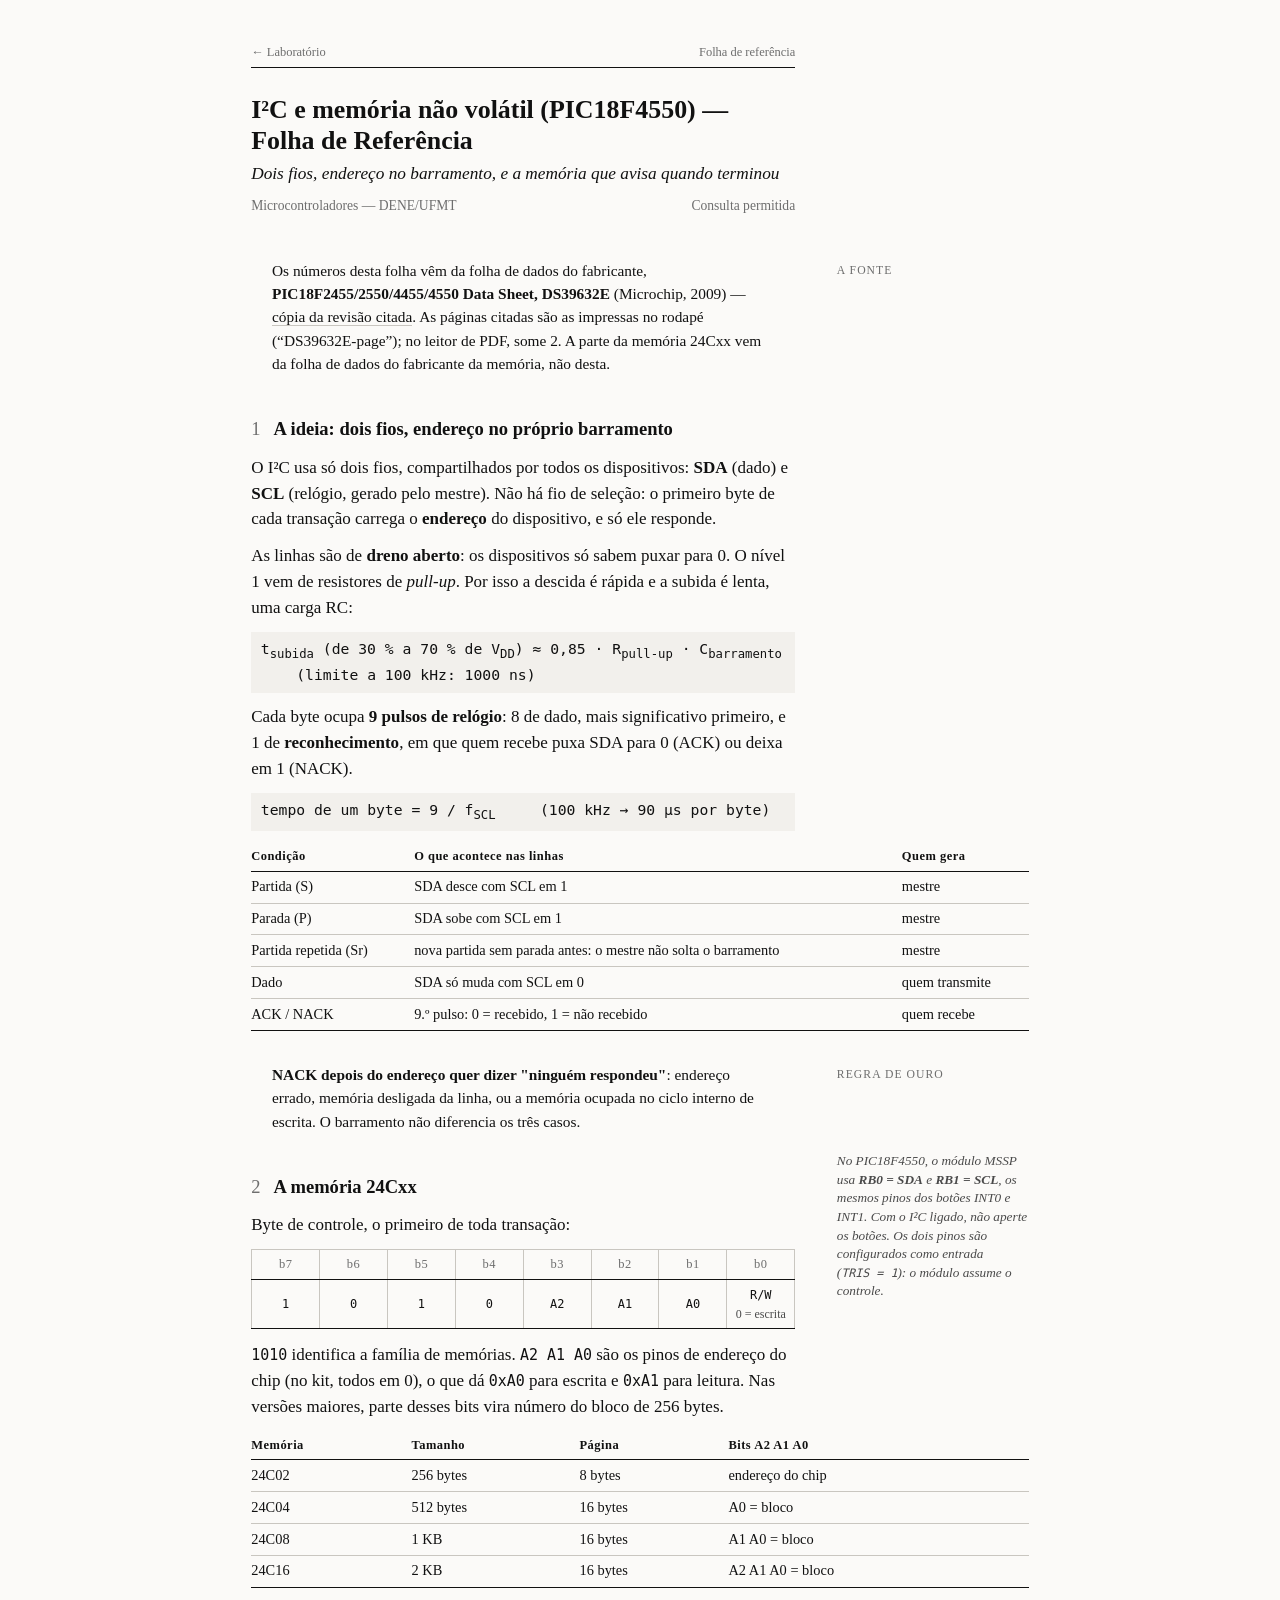
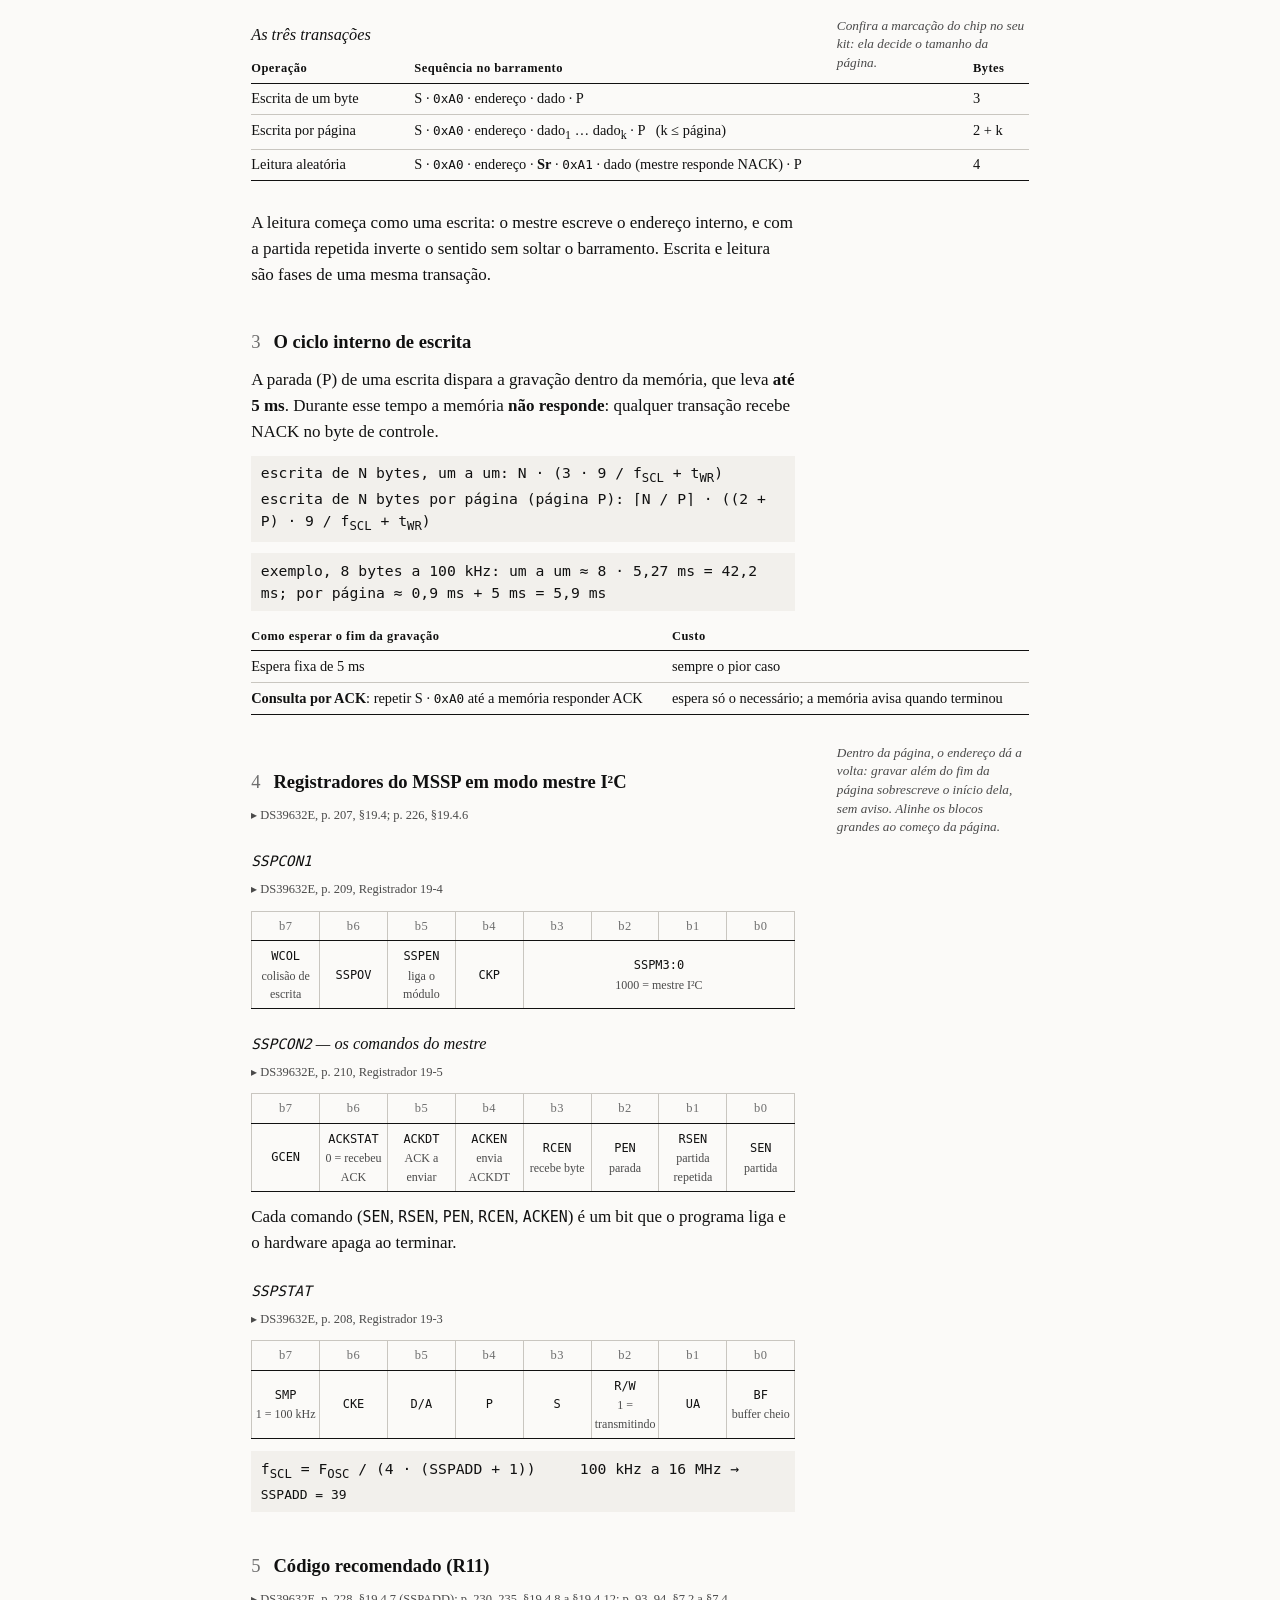
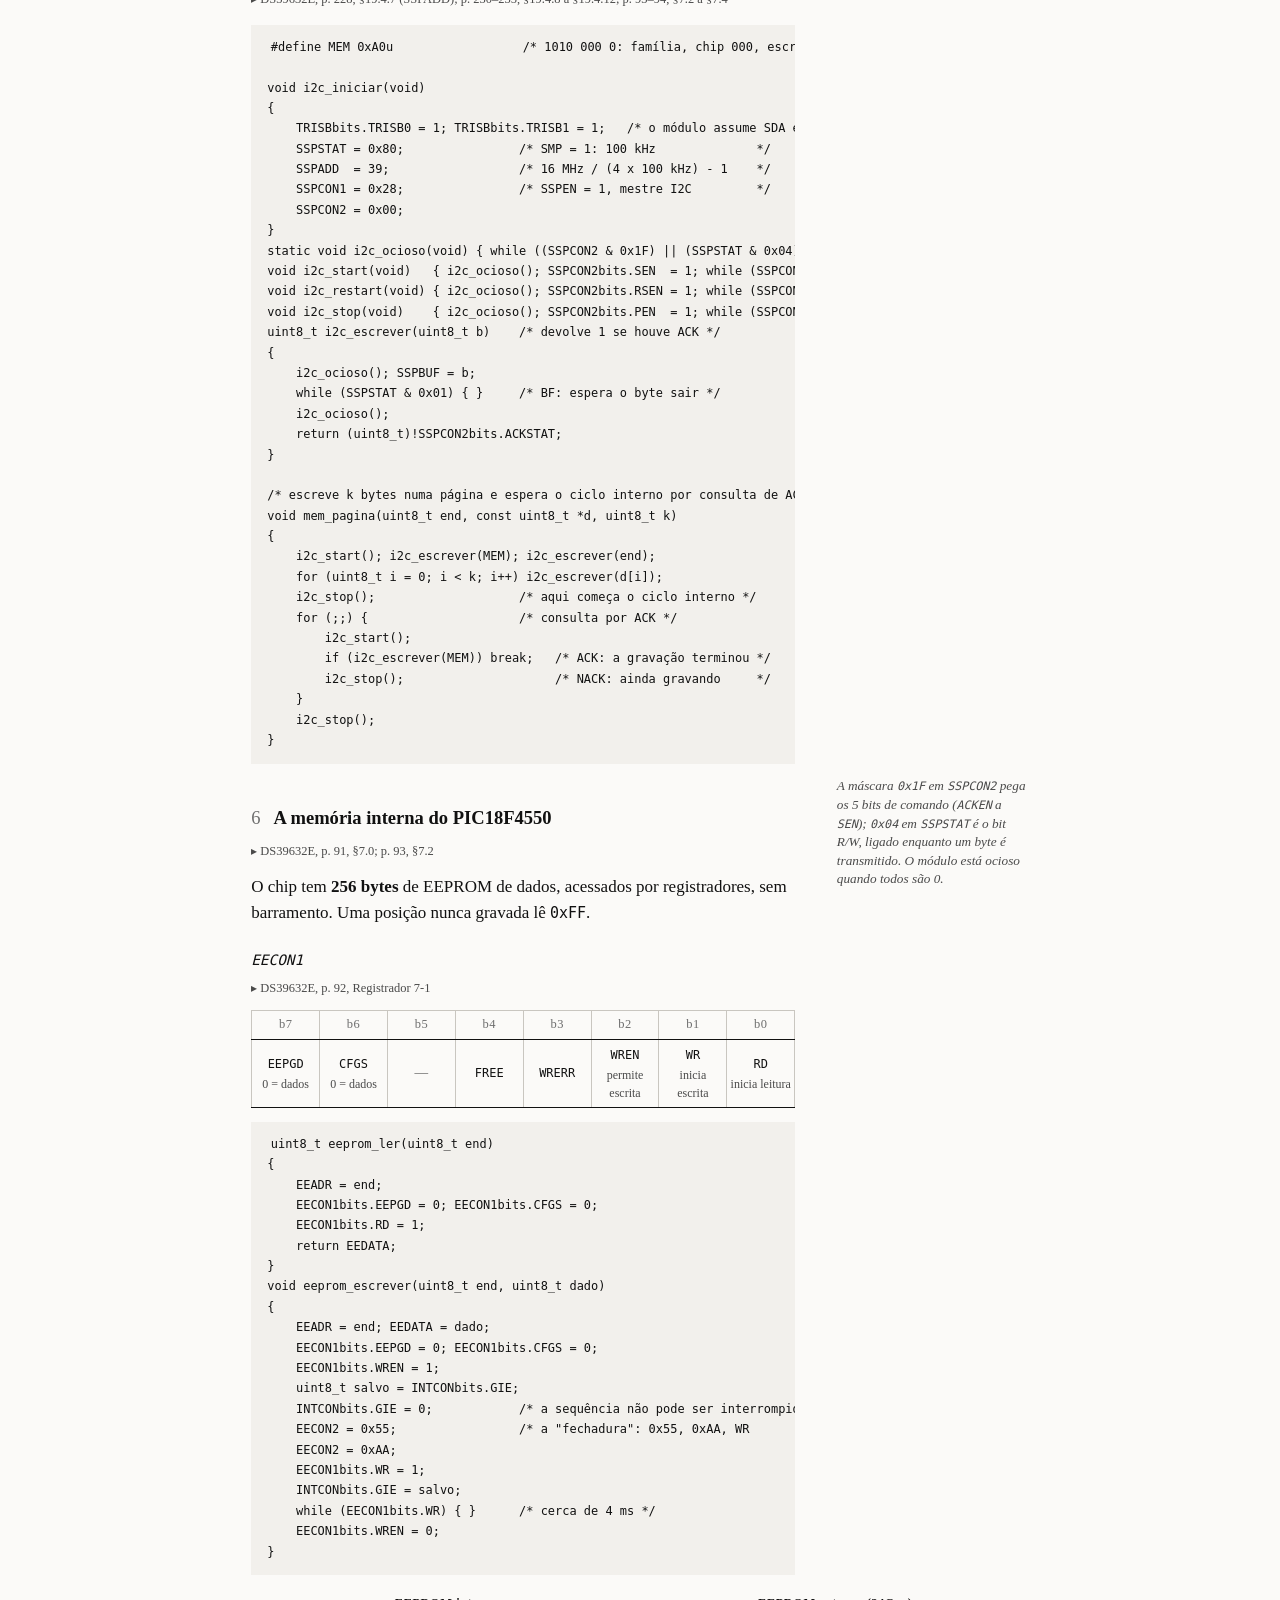
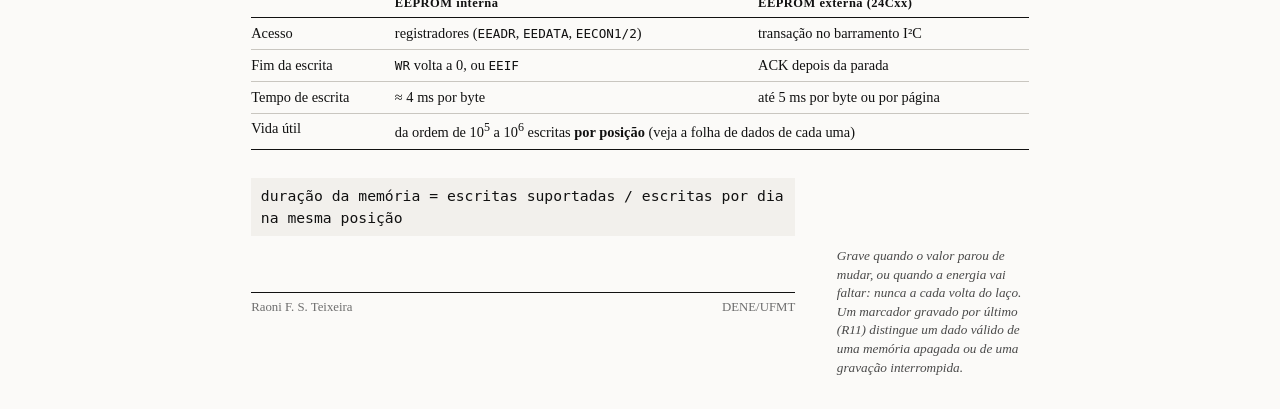
<file: labs/i2c-referencia.html>
<!DOCTYPE html>
<html lang="pt-BR">
<head>
<meta charset="UTF-8">
<meta name="viewport" content="width=device-width, initial-scale=1.0">
<title>I²C e memória não volátil (PIC18F4550) — Folha de Referência</title>
<link rel="stylesheet" href="../estilo.css">
<style>
  /* Folha de consulta: densa, tipografia precisa, ideal para tela e impressão. */
  .ref table { border-collapse: collapse; width: 100%; font-size: 0.9rem; margin-bottom: 0.8rem; }
  .ref table th { text-align: left; font-weight: 700; font-size: 0.78rem; vertical-align: bottom;
                  letter-spacing: 0.04em; border-bottom: 1px solid var(--tinta); padding: 0.3rem 0.5rem 0.3rem 0; }
  .ref table td { border-bottom: 1px solid var(--regra); padding: 0.28rem 0.5rem 0.28rem 0; vertical-align: top; }
  .ref table tr:last-child td { border-bottom: 1px solid var(--tinta); }
  .ref code:not(pre code) { background: none; padding: 0; font-size: 0.88em; white-space: nowrap; }
  .num { font-variant-numeric: tabular-nums; white-space: nowrap; }
  .tabela-rolavel { overflow-x: auto; margin-bottom: 1rem; }
  .formula { font-family: var(--mono); font-size: 0.92rem; background: var(--papel-2); padding: 0.4rem 0.6rem; }
  pre { background: var(--papel-2); padding: 0.8rem 1rem; overflow-x: auto; font-size: 0.85rem; line-height: 1.5; }
  .linha-destaque { background-color: var(--papel-2); }

  /* Tabelas e figuras largas ocupam também a coluna de notas. */
  .larga table { min-width: 36rem; }
  @media (min-width: 58rem) {
    .larga { width: calc(var(--col) + var(--mg-dx) + var(--mg-larg)); }
  }

  /* Diagrama de registrador: oito células de largura igual, com filete. */
  .ref table.registrador { table-layout: fixed; font-size: 0.85rem; }
  .ref table.registrador th, .ref table.registrador td {
    text-align: center; vertical-align: middle; padding: 0.3rem 0.2rem; border: 1px solid var(--regra); }
  .ref table.registrador th { border-bottom-color: var(--tinta); color: var(--cinza-c); font-weight: 500; }
  .ref table.registrador td { border-bottom: 1px solid var(--tinta); }
  .registrador .nada { color: var(--cinza-c); }
  .registrador small { display: block; font-size: 0.75rem; color: var(--cinza); }
  .reinicio { font-size: 0.85rem; color: var(--cinza); margin-top: -0.4rem; }

  /* Diagrama de blocos do Timer0 */
  .diagrama { overflow-x: auto; margin: 1rem 0 1.2rem; }
  .diagrama svg { display: block; width: 100%; min-width: 40rem; height: auto; }
  .diagrama .tr { stroke: var(--tinta); stroke-width: 1.2; fill: none; }
  .diagrama .cx { stroke: var(--tinta); stroke-width: 1.2; fill: var(--papel); }
  .diagrama .cx2 { stroke: var(--tinta); stroke-width: 1.2; fill: var(--papel); stroke-dasharray: 4 3; }
  .diagrama .pont { stroke: var(--cinza-c); stroke-width: 1; fill: none; stroke-dasharray: 4 3; }
  .diagrama .seta { fill: var(--tinta); }
  .diagrama text { fill: var(--tinta); font-family: var(--serifa); font-size: 13px; }
  .diagrama text.m { font-family: var(--mono); font-size: 11.5px; }
  .diagrama text.c { fill: var(--cinza-c); font-size: 11.5px; }
  .diagrama text.v { fill: var(--vermelho); font-family: var(--mono); font-size: 11.5px; font-weight: 700; }
  .legenda { font-size: 0.85rem; font-style: italic; color: var(--cinza); margin-top: 0.3rem; }

  @media print {
    .pagina { padding-top: 0; }
    .pagina > main { max-width: none; }
    .larga { width: auto; }
    h2 { margin-top: 1rem; }
    pre, table, .diagrama { break-inside: avoid; }
    .naoimprime { display: none; }
  }
  .ds { font-size: 0.78rem; color: var(--cinza); white-space: nowrap; }
  .ds::before { content: "▸ "; }
  p.fonte { margin: -0.3rem 0 0.6rem; }
</style>

</head>
<body>
<div class="pagina ref">
  <header>
    <p class="corrente naoimprime"><a href="./index.html">← Laboratório</a><span>Folha de referência</span></p>
    <h1>I²C e memória não volátil (PIC18F4550) — Folha de Referência</h1>
    <p class="subtitulo">Dois fios, endereço no barramento, e a memória que avisa quando terminou</p>
    <p class="filiacao"><span>Microcontroladores — DENE/UFMT</span><span>Consulta permitida</span></p>
  </header>
  <main>

    <section>
      <p class="passagem">
        <span class="rotulo">A fonte</span>
        Os números desta folha vêm da folha de dados do fabricante, <strong>PIC18F2455/2550/4455/4550 Data Sheet, DS39632E</strong> (Microchip, 2009) — <a href="../2027-1/pdf/39632e.pdf" target="_blank">cópia da revisão citada</a>. As páginas citadas são as impressas no rodapé (“DS39632E-page”); no leitor de PDF, some 2. A parte da memória 24Cxx vem da folha de dados do fabricante da memória, não desta.
      </p>
    </section>

    <section>
      <h2>A ideia: dois fios, endereço no próprio barramento</h2>
      <p>O I²C usa só dois fios, compartilhados por todos os dispositivos: <strong>SDA</strong> (dado) e <strong>SCL</strong> (relógio, gerado pelo mestre). Não há fio de seleção: o primeiro byte de cada transação carrega o <strong>endereço</strong> do dispositivo, e só ele responde.</p>
      <p>As linhas são de <strong>dreno aberto</strong>: os dispositivos só sabem puxar para 0. O nível 1 vem de resistores de <em>pull-up</em>. Por isso a descida é rápida e a subida é lenta, uma carga RC:</p>
      <p class="formula">t<sub>subida</sub> (de 30 % a 70 % de V<sub>DD</sub>) ≈ 0,85 · R<sub>pull-up</sub> · C<sub>barramento</sub> &nbsp;&nbsp;&nbsp; (limite a 100 kHz: 1000 ns)</p>
      <p>Cada byte ocupa <strong>9 pulsos de relógio</strong>: 8 de dado, mais significativo primeiro, e 1 de <strong>reconhecimento</strong>, em que quem recebe puxa SDA para 0 (ACK) ou deixa em 1 (NACK).</p>
      <p class="formula">tempo de um byte = 9 / f<sub>SCL</sub> &nbsp;&nbsp;&nbsp; (100 kHz → 90 µs por byte)</p>
      <div class="tabela-rolavel larga">
      <table>
        <thead><tr><th>Condição</th><th>O que acontece nas linhas</th><th>Quem gera</th></tr></thead>
        <tbody>
          <tr><td>Partida (S)</td><td>SDA desce com SCL em 1</td><td>mestre</td></tr>
          <tr><td>Parada (P)</td><td>SDA sobe com SCL em 1</td><td>mestre</td></tr>
          <tr><td>Partida repetida (Sr)</td><td>nova partida sem parada antes: o mestre não solta o barramento</td><td>mestre</td></tr>
          <tr><td>Dado</td><td>SDA só muda com SCL em 0</td><td>quem transmite</td></tr>
          <tr><td>ACK / NACK</td><td>9.º pulso: 0 = recebido, 1 = não recebido</td><td>quem recebe</td></tr>
        </tbody>
      </table>
      </div>
      <p class="passagem"><span class="rotulo">Regra de ouro</span>
        <strong>NACK depois do endereço quer dizer "ninguém respondeu"</strong>: endereço errado, memória desligada da linha, ou a memória ocupada no ciclo interno de escrita. O barramento não diferencia os três casos.</p>
      <p class="margem">No PIC18F4550, o módulo MSSP usa <strong>RB0 = SDA</strong> e <strong>RB1 = SCL</strong>, os mesmos pinos dos botões INT0 e INT1. Com o I²C ligado, não aperte os botões. Os dois pinos são configurados como entrada (<code>TRIS = 1</code>): o módulo assume o controle.</p>
    </section>

    <section>
      <h2>A memória 24Cxx</h2>
      <p>Byte de controle, o primeiro de toda transação:</p>
      <table class="registrador">
<thead><tr><th>b7</th><th>b6</th><th>b5</th><th>b4</th><th>b3</th><th>b2</th><th>b1</th><th>b0</th></tr></thead>
<tbody><tr><td><code>1</code></td><td><code>0</code></td><td><code>1</code></td><td><code>0</code></td><td><code>A2</code></td><td><code>A1</code></td><td><code>A0</code></td><td><code>R/W</code><small>0 = escrita</small></td></tr></tbody>
</table>
      <p><code>1010</code> identifica a família de memórias. <code>A2 A1 A0</code> são os pinos de endereço do chip (no kit, todos em 0), o que dá <code>0xA0</code> para escrita e <code>0xA1</code> para leitura. Nas versões maiores, parte desses bits vira número do bloco de 256 bytes.</p>
      <div class="tabela-rolavel larga">
      <table>
        <thead><tr><th>Memória</th><th>Tamanho</th><th>Página</th><th>Bits A2 A1 A0</th></tr></thead>
        <tbody>
          <tr><td>24C02</td><td class="num">256 bytes</td><td class="num">8 bytes</td><td>endereço do chip</td></tr>
          <tr><td>24C04</td><td class="num">512 bytes</td><td class="num">16 bytes</td><td>A0 = bloco</td></tr>
          <tr><td>24C08</td><td class="num">1 KB</td><td class="num">16 bytes</td><td>A1 A0 = bloco</td></tr>
          <tr><td>24C16</td><td class="num">2 KB</td><td class="num">16 bytes</td><td>A2 A1 A0 = bloco</td></tr>
        </tbody>
      </table>
      </div>
      <p class="margem">Confira a marcação do chip no seu kit: ela decide o tamanho da página.</p>
      <h3>As três transações</h3>
      <div class="tabela-rolavel larga">
      <table>
        <thead><tr><th>Operação</th><th>Sequência no barramento</th><th>Bytes</th></tr></thead>
        <tbody>
          <tr><td>Escrita de um byte</td><td>S · <code>0xA0</code> · endereço · dado · P</td><td class="num">3</td></tr>
          <tr><td>Escrita por página</td><td>S · <code>0xA0</code> · endereço · dado<sub>1</sub> … dado<sub>k</sub> · P &nbsp; (k ≤ página)</td><td class="num">2 + k</td></tr>
          <tr><td>Leitura aleatória</td><td>S · <code>0xA0</code> · endereço · <strong>Sr</strong> · <code>0xA1</code> · dado (mestre responde NACK) · P</td><td class="num">4</td></tr>
        </tbody>
      </table>
      </div>
      <p>A leitura começa como uma escrita: o mestre escreve o endereço interno, e com a partida repetida inverte o sentido sem soltar o barramento. Escrita e leitura são fases de uma mesma transação.</p>
    </section>

    <section>
      <h2>O ciclo interno de escrita</h2>
      <p>A parada (P) de uma escrita dispara a gravação dentro da memória, que leva <strong>até 5 ms</strong>. Durante esse tempo a memória <strong>não responde</strong>: qualquer transação recebe NACK no byte de controle.</p>
      <p class="formula">escrita de N bytes, um a um: N · (3 · 9 / f<sub>SCL</sub> + t<sub>WR</sub>)<br>escrita de N bytes por página (página P): ⌈N / P⌉ · ((2 + P) · 9 / f<sub>SCL</sub> + t<sub>WR</sub>)</p>
      <p class="formula">exemplo, 8 bytes a 100 kHz: um a um ≈ 8 · 5,27 ms = 42,2 ms; por página ≈ 0,9 ms + 5 ms = 5,9 ms</p>
      <div class="tabela-rolavel larga">
      <table>
        <thead><tr><th>Como esperar o fim da gravação</th><th>Custo</th></tr></thead>
        <tbody>
          <tr><td>Espera fixa de 5 ms</td><td>sempre o pior caso</td></tr>
          <tr><td><strong>Consulta por ACK</strong>: repetir S · <code>0xA0</code> até a memória responder ACK</td><td>espera só o necessário; a memória avisa quando terminou</td></tr>
        </tbody>
      </table>
      </div>
      <p class="margem">Dentro da página, o endereço dá a volta: gravar além do fim da página sobrescreve o início dela, sem aviso. Alinhe os blocos grandes ao começo da página.</p>
    </section>

    <section>
      <h2>Registradores do MSSP em modo mestre I²C</h2>
      <p class="fonte"><span class="ds">DS39632E, p. 207, §19.4; p. 226, §19.4.6</span></p>
      <h3><code>SSPCON1</code></h3>
      <p class="fonte"><span class="ds">DS39632E, p. 209, Registrador 19-4</span></p>
      <table class="registrador">
<thead><tr><th>b7</th><th>b6</th><th>b5</th><th>b4</th><th>b3</th><th>b2</th><th>b1</th><th>b0</th></tr></thead>
<tbody><tr><td><code>WCOL</code><small>colisão de escrita</small></td><td><code>SSPOV</code></td><td><code>SSPEN</code><small>liga o módulo</small></td><td><code>CKP</code></td><td colspan="4"><code>SSPM3:0</code><small>1000 = mestre I²C</small></td></tr></tbody>
</table>
      <h3><code>SSPCON2</code> — os comandos do mestre</h3>
      <p class="fonte"><span class="ds">DS39632E, p. 210, Registrador 19-5</span></p>
      <table class="registrador">
<thead><tr><th>b7</th><th>b6</th><th>b5</th><th>b4</th><th>b3</th><th>b2</th><th>b1</th><th>b0</th></tr></thead>
<tbody><tr><td><code>GCEN</code></td><td><code>ACKSTAT</code><small>0 = recebeu ACK</small></td><td><code>ACKDT</code><small>ACK a enviar</small></td><td><code>ACKEN</code><small>envia ACKDT</small></td><td><code>RCEN</code><small>recebe byte</small></td><td><code>PEN</code><small>parada</small></td><td><code>RSEN</code><small>partida repetida</small></td><td><code>SEN</code><small>partida</small></td></tr></tbody>
</table>
      <p>Cada comando (<code>SEN</code>, <code>RSEN</code>, <code>PEN</code>, <code>RCEN</code>, <code>ACKEN</code>) é um bit que o programa liga e o hardware apaga ao terminar.</p>
      <h3><code>SSPSTAT</code></h3>
      <p class="fonte"><span class="ds">DS39632E, p. 208, Registrador 19-3</span></p>
      <table class="registrador">
<thead><tr><th>b7</th><th>b6</th><th>b5</th><th>b4</th><th>b3</th><th>b2</th><th>b1</th><th>b0</th></tr></thead>
<tbody><tr><td><code>SMP</code><small>1 = 100 kHz</small></td><td><code>CKE</code></td><td><code>D/A</code></td><td><code>P</code></td><td><code>S</code></td><td><code>R/W</code><small>1 = transmitindo</small></td><td><code>UA</code></td><td><code>BF</code><small>buffer cheio</small></td></tr></tbody>
</table>
      <p class="formula">f<sub>SCL</sub> = F<sub>OSC</sub> / (4 · (SSPADD + 1)) &nbsp;&nbsp;&nbsp; 100 kHz a 16 MHz → <code>SSPADD = 39</code></p>
    </section>

    <section>
      <h2>Código recomendado (R11)</h2>
      <p class="fonte"><span class="ds">DS39632E, p. 228, §19.4.7 (SSPADD); p. 230–235, §19.4.8 a §19.4.12; p. 93–94, §7.2 a §7.4</span></p>
      <pre><code>#define MEM 0xA0u                  /* 1010 000 0: família, chip 000, escrita */

void i2c_iniciar(void)
{
    TRISBbits.TRISB0 = 1; TRISBbits.TRISB1 = 1;   /* o módulo assume SDA e SCL */
    SSPSTAT = 0x80;                /* SMP = 1: 100 kHz              */
    SSPADD  = 39;                  /* 16 MHz / (4 x 100 kHz) - 1    */
    SSPCON1 = 0x28;                /* SSPEN = 1, mestre I2C         */
    SSPCON2 = 0x00;
}
static void i2c_ocioso(void) { while ((SSPCON2 &amp; 0x1F) || (SSPSTAT &amp; 0x04)) { } }
void i2c_start(void)   { i2c_ocioso(); SSPCON2bits.SEN  = 1; while (SSPCON2bits.SEN)  { } }
void i2c_restart(void) { i2c_ocioso(); SSPCON2bits.RSEN = 1; while (SSPCON2bits.RSEN) { } }
void i2c_stop(void)    { i2c_ocioso(); SSPCON2bits.PEN  = 1; while (SSPCON2bits.PEN)  { } }
uint8_t i2c_escrever(uint8_t b)    /* devolve 1 se houve ACK */
{
    i2c_ocioso(); SSPBUF = b;
    while (SSPSTAT &amp; 0x01) { }     /* BF: espera o byte sair */
    i2c_ocioso();
    return (uint8_t)!SSPCON2bits.ACKSTAT;
}

/* escreve k bytes numa página e espera o ciclo interno por consulta de ACK */
void mem_pagina(uint8_t end, const uint8_t *d, uint8_t k)
{
    i2c_start(); i2c_escrever(MEM); i2c_escrever(end);
    for (uint8_t i = 0; i &lt; k; i++) i2c_escrever(d[i]);
    i2c_stop();                    /* aqui começa o ciclo interno */
    for (;;) {                     /* consulta por ACK */
        i2c_start();
        if (i2c_escrever(MEM)) break;   /* ACK: a gravação terminou */
        i2c_stop();                     /* NACK: ainda gravando     */
    }
    i2c_stop();
}</code></pre>
      <p class="margem">A máscara <code>0x1F</code> em <code>SSPCON2</code> pega os 5 bits de comando (<code>ACKEN</code> a <code>SEN</code>); <code>0x04</code> em <code>SSPSTAT</code> é o bit R/W, ligado enquanto um byte é transmitido. O módulo está ocioso quando todos são 0.</p>
    </section>

    <section>
      <h2>A memória interna do PIC18F4550</h2>
      <p class="fonte"><span class="ds">DS39632E, p. 91, §7.0; p. 93, §7.2</span></p>
      <p>O chip tem <strong>256 bytes</strong> de EEPROM de dados, acessados por registradores, sem barramento. Uma posição nunca gravada lê <code>0xFF</code>.</p>
      <h3><code>EECON1</code></h3>
      <p class="fonte"><span class="ds">DS39632E, p. 92, Registrador 7-1</span></p>
      <table class="registrador">
<thead><tr><th>b7</th><th>b6</th><th>b5</th><th>b4</th><th>b3</th><th>b2</th><th>b1</th><th>b0</th></tr></thead>
<tbody><tr><td><code>EEPGD</code><small>0 = dados</small></td><td><code>CFGS</code><small>0 = dados</small></td><td class="nada">—</td><td><code>FREE</code></td><td><code>WRERR</code></td><td><code>WREN</code><small>permite escrita</small></td><td><code>WR</code><small>inicia escrita</small></td><td><code>RD</code><small>inicia leitura</small></td></tr></tbody>
</table>
      <pre><code>uint8_t eeprom_ler(uint8_t end)
{
    EEADR = end;
    EECON1bits.EEPGD = 0; EECON1bits.CFGS = 0;
    EECON1bits.RD = 1;
    return EEDATA;
}
void eeprom_escrever(uint8_t end, uint8_t dado)
{
    EEADR = end; EEDATA = dado;
    EECON1bits.EEPGD = 0; EECON1bits.CFGS = 0;
    EECON1bits.WREN = 1;
    uint8_t salvo = INTCONbits.GIE;
    INTCONbits.GIE = 0;            /* a sequência não pode ser interrompida */
    EECON2 = 0x55;                 /* a &quot;fechadura&quot;: 0x55, 0xAA, WR       */
    EECON2 = 0xAA;
    EECON1bits.WR = 1;
    INTCONbits.GIE = salvo;
    while (EECON1bits.WR) { }      /* cerca de 4 ms */
    EECON1bits.WREN = 0;
}</code></pre>
      <div class="tabela-rolavel larga">
      <table>
        <thead><tr><th></th><th>EEPROM interna</th><th>EEPROM externa (24Cxx)</th></tr></thead>
        <tbody>
          <tr><td>Acesso</td><td>registradores (<code>EEADR</code>, <code>EEDATA</code>, <code>EECON1/2</code>)</td><td>transação no barramento I²C</td></tr>
          <tr><td>Fim da escrita</td><td><code>WR</code> volta a 0, ou <code>EEIF</code></td><td>ACK depois da parada</td></tr>
          <tr><td>Tempo de escrita</td><td class="num">≈ 4 ms por byte</td><td class="num">até 5 ms por byte ou por página</td></tr>
          <tr><td>Vida útil</td><td colspan="2">da ordem de 10<sup>5</sup> a 10<sup>6</sup> escritas <strong>por posição</strong> (veja a folha de dados de cada uma)</td></tr>
        </tbody>
      </table>
      </div>
      <p class="formula">duração da memória = escritas suportadas / escritas por dia na mesma posição</p>
      <p class="margem">Grave quando o valor parou de mudar, ou quando a energia vai faltar: nunca a cada volta do laço. Um marcador gravado por último (R11) distingue um dado válido de uma memória apagada ou de uma gravação interrompida.</p>
    </section>

  </main>
  <footer>
    <span>Raoni F. S. Teixeira</span>
    <span>DENE/UFMT</span>
  </footer>
</div>
</body>
</html>
</file>
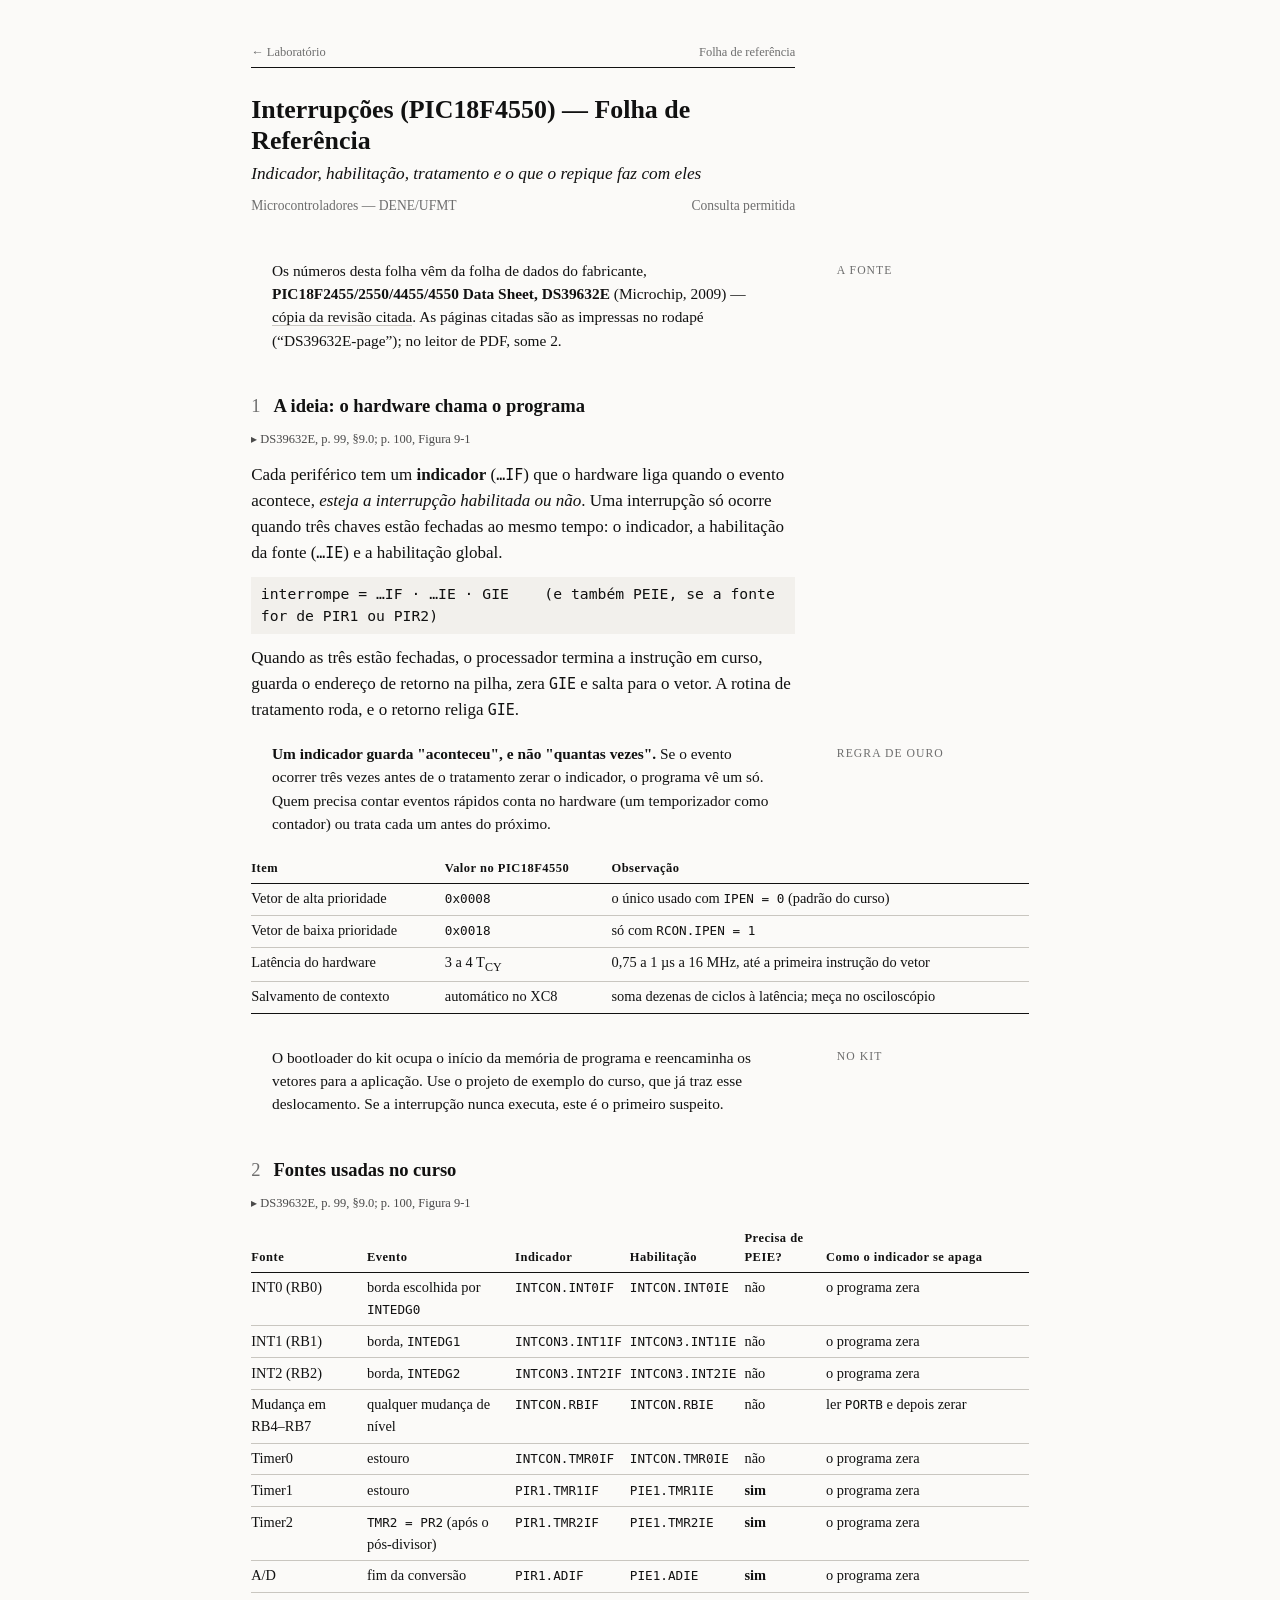
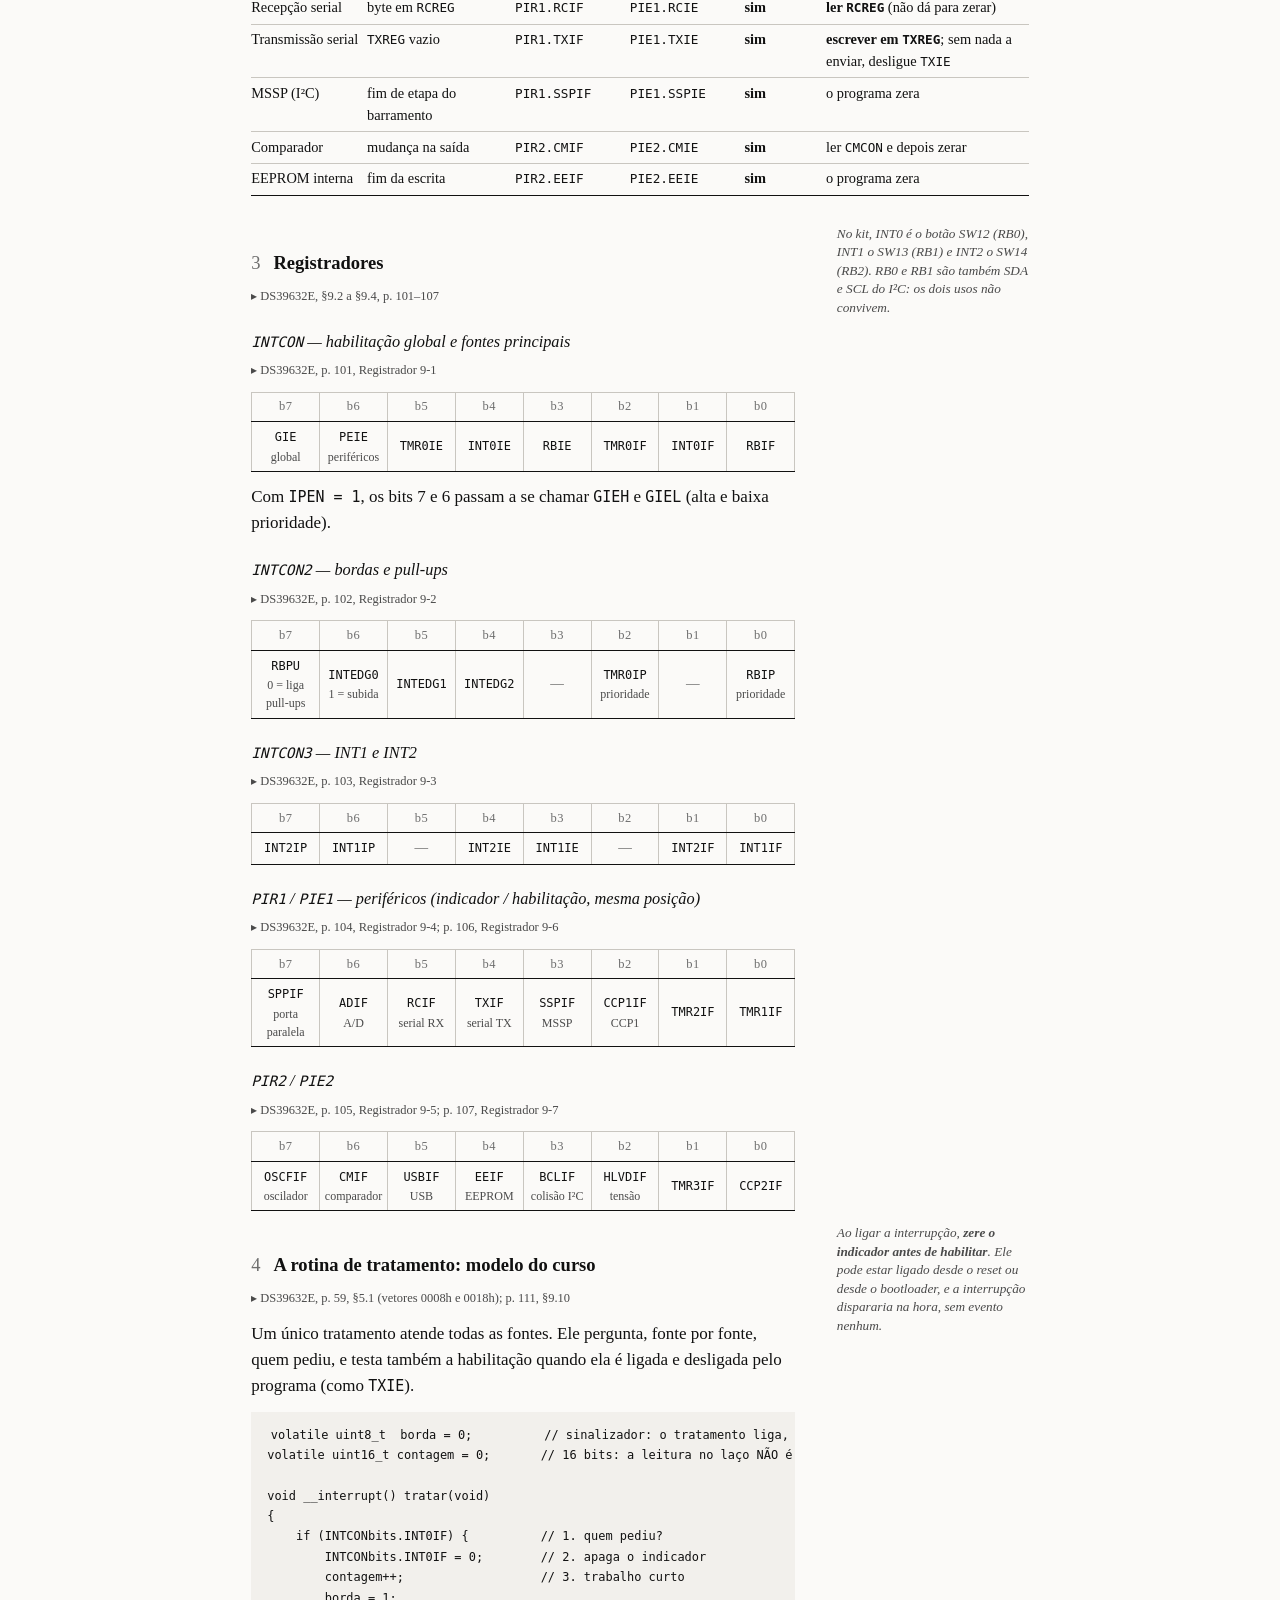
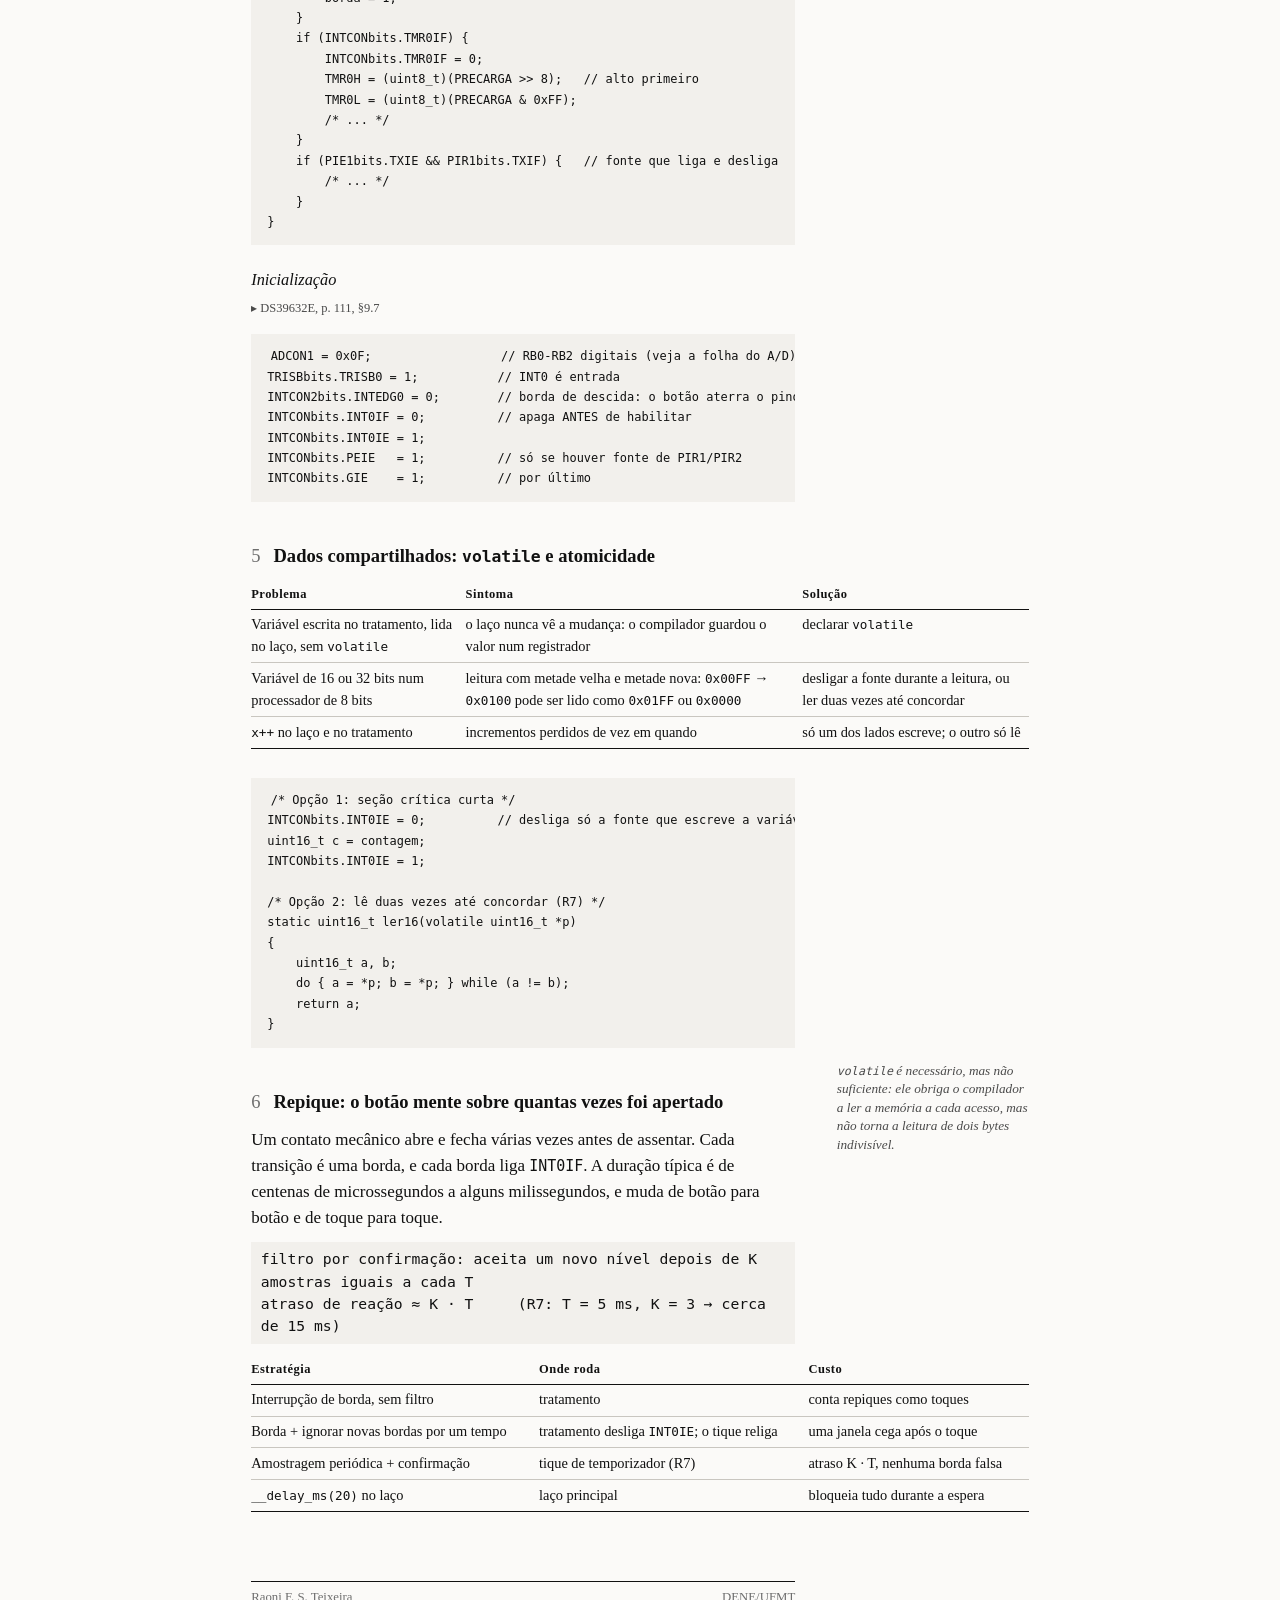
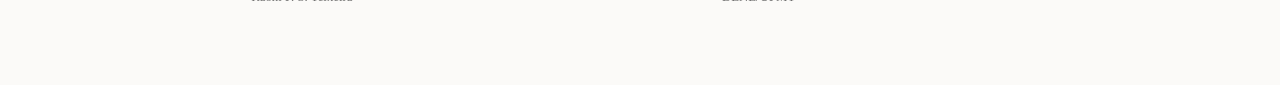
<file: labs/interrupcoes-referencia.html>
<!DOCTYPE html>
<html lang="pt-BR">
<head>
<meta charset="UTF-8">
<meta name="viewport" content="width=device-width, initial-scale=1.0">
<title>Interrupções (PIC18F4550) — Folha de Referência</title>
<link rel="stylesheet" href="../estilo.css">
<style>
  /* Folha de consulta: densa, tipografia precisa, ideal para tela e impressão. */
  .ref table { border-collapse: collapse; width: 100%; font-size: 0.9rem; margin-bottom: 0.8rem; }
  .ref table th { text-align: left; font-weight: 700; font-size: 0.78rem; vertical-align: bottom;
                  letter-spacing: 0.04em; border-bottom: 1px solid var(--tinta); padding: 0.3rem 0.5rem 0.3rem 0; }
  .ref table td { border-bottom: 1px solid var(--regra); padding: 0.28rem 0.5rem 0.28rem 0; vertical-align: top; }
  .ref table tr:last-child td { border-bottom: 1px solid var(--tinta); }
  .ref code:not(pre code) { background: none; padding: 0; font-size: 0.88em; white-space: nowrap; }
  .num { font-variant-numeric: tabular-nums; white-space: nowrap; }
  .tabela-rolavel { overflow-x: auto; margin-bottom: 1rem; }
  .formula { font-family: var(--mono); font-size: 0.92rem; background: var(--papel-2); padding: 0.4rem 0.6rem; }
  pre { background: var(--papel-2); padding: 0.8rem 1rem; overflow-x: auto; font-size: 0.85rem; line-height: 1.5; }
  .linha-destaque { background-color: var(--papel-2); }

  /* Tabelas e figuras largas ocupam também a coluna de notas. */
  .larga table { min-width: 36rem; }
  @media (min-width: 58rem) {
    .larga { width: calc(var(--col) + var(--mg-dx) + var(--mg-larg)); }
  }

  /* Diagrama de registrador: oito células de largura igual, com filete. */
  .ref table.registrador { table-layout: fixed; font-size: 0.85rem; }
  .ref table.registrador th, .ref table.registrador td {
    text-align: center; vertical-align: middle; padding: 0.3rem 0.2rem; border: 1px solid var(--regra); }
  .ref table.registrador th { border-bottom-color: var(--tinta); color: var(--cinza-c); font-weight: 500; }
  .ref table.registrador td { border-bottom: 1px solid var(--tinta); }
  .registrador .nada { color: var(--cinza-c); }
  .registrador small { display: block; font-size: 0.75rem; color: var(--cinza); }
  .reinicio { font-size: 0.85rem; color: var(--cinza); margin-top: -0.4rem; }

  /* Diagrama de blocos do Timer0 */
  .diagrama { overflow-x: auto; margin: 1rem 0 1.2rem; }
  .diagrama svg { display: block; width: 100%; min-width: 40rem; height: auto; }
  .diagrama .tr { stroke: var(--tinta); stroke-width: 1.2; fill: none; }
  .diagrama .cx { stroke: var(--tinta); stroke-width: 1.2; fill: var(--papel); }
  .diagrama .cx2 { stroke: var(--tinta); stroke-width: 1.2; fill: var(--papel); stroke-dasharray: 4 3; }
  .diagrama .pont { stroke: var(--cinza-c); stroke-width: 1; fill: none; stroke-dasharray: 4 3; }
  .diagrama .seta { fill: var(--tinta); }
  .diagrama text { fill: var(--tinta); font-family: var(--serifa); font-size: 13px; }
  .diagrama text.m { font-family: var(--mono); font-size: 11.5px; }
  .diagrama text.c { fill: var(--cinza-c); font-size: 11.5px; }
  .diagrama text.v { fill: var(--vermelho); font-family: var(--mono); font-size: 11.5px; font-weight: 700; }
  .legenda { font-size: 0.85rem; font-style: italic; color: var(--cinza); margin-top: 0.3rem; }

  @media print {
    .pagina { padding-top: 0; }
    .pagina > main { max-width: none; }
    .larga { width: auto; }
    h2 { margin-top: 1rem; }
    pre, table, .diagrama { break-inside: avoid; }
    .naoimprime { display: none; }
  }
  .ds { font-size: 0.78rem; color: var(--cinza); white-space: nowrap; }
  .ds::before { content: "▸ "; }
  p.fonte { margin: -0.3rem 0 0.6rem; }
</style>

</head>
<body>
<div class="pagina ref">
  <header>
    <p class="corrente naoimprime"><a href="./index.html">← Laboratório</a><span>Folha de referência</span></p>
    <h1>Interrupções (PIC18F4550) — Folha de Referência</h1>
    <p class="subtitulo">Indicador, habilitação, tratamento e o que o repique faz com eles</p>
    <p class="filiacao"><span>Microcontroladores — DENE/UFMT</span><span>Consulta permitida</span></p>
  </header>
  <main>

    <section>
      <p class="passagem">
        <span class="rotulo">A fonte</span>
        Os números desta folha vêm da folha de dados do fabricante, <strong>PIC18F2455/2550/4455/4550 Data Sheet, DS39632E</strong> (Microchip, 2009) — <a href="../2027-1/pdf/39632e.pdf" target="_blank">cópia da revisão citada</a>. As páginas citadas são as impressas no rodapé (“DS39632E-page”); no leitor de PDF, some 2.
      </p>
    </section>

    <section>
      <h2>A ideia: o hardware chama o programa</h2>
      <p class="fonte"><span class="ds">DS39632E, p. 99, §9.0; p. 100, Figura 9-1</span></p>
      <p>Cada periférico tem um <strong>indicador</strong> (<code>…IF</code>) que o hardware liga quando o evento acontece, <em>esteja a interrupção habilitada ou não</em>. Uma interrupção só ocorre quando três chaves estão fechadas ao mesmo tempo: o indicador, a habilitação da fonte (<code>…IE</code>) e a habilitação global.</p>
      <p class="formula">interrompe = …IF · …IE · GIE &nbsp;&nbsp;&nbsp;(e também PEIE, se a fonte for de PIR1 ou PIR2)</p>
      <p>Quando as três estão fechadas, o processador termina a instrução em curso, guarda o endereço de retorno na pilha, zera <code>GIE</code> e salta para o vetor. A rotina de tratamento roda, e o retorno religa <code>GIE</code>.</p>
      <p class="passagem"><span class="rotulo">Regra de ouro</span>
        <strong>Um indicador guarda "aconteceu", e não "quantas vezes".</strong> Se o evento ocorrer três vezes antes de o tratamento zerar o indicador, o programa vê um só. Quem precisa contar eventos rápidos conta no hardware (um temporizador como contador) ou trata cada um antes do próximo.</p>
      <div class="tabela-rolavel larga">
      <table>
        <thead><tr><th>Item</th><th>Valor no PIC18F4550</th><th>Observação</th></tr></thead>
        <tbody>
          <tr><td>Vetor de alta prioridade</td><td class="num"><code>0x0008</code></td><td>o único usado com <code>IPEN = 0</code> (padrão do curso)</td></tr>
          <tr><td>Vetor de baixa prioridade</td><td class="num"><code>0x0018</code></td><td>só com <code>RCON.IPEN = 1</code></td></tr>
          <tr><td>Latência do hardware</td><td class="num">3 a 4 T<sub>CY</sub></td><td>0,75 a 1 µs a 16 MHz, até a primeira instrução do vetor</td></tr>
          <tr><td>Salvamento de contexto</td><td>automático no XC8</td><td>soma dezenas de ciclos à latência; meça no osciloscópio</td></tr>
        </tbody>
      </table>
      </div>
      <p class="passagem"><span class="rotulo">No kit</span>O bootloader do kit ocupa o início da memória de programa e reencaminha os vetores para a aplicação. Use o projeto de exemplo do curso, que já traz esse deslocamento. Se a interrupção nunca executa, este é o primeiro suspeito.</p>
    </section>

    <section>
      <h2>Fontes usadas no curso</h2>
      <p class="fonte"><span class="ds">DS39632E, p. 99, §9.0; p. 100, Figura 9-1</span></p>
      <div class="tabela-rolavel larga">
      <table>
        <thead><tr><th>Fonte</th><th>Evento</th><th>Indicador</th><th>Habilitação</th><th>Precisa de PEIE?</th><th>Como o indicador se apaga</th></tr></thead>
        <tbody>
          <tr><td>INT0 (RB0)</td><td>borda escolhida por <code>INTEDG0</code></td><td><code>INTCON.INT0IF</code></td><td><code>INTCON.INT0IE</code></td><td>não</td><td>o programa zera</td></tr>
          <tr><td>INT1 (RB1)</td><td>borda, <code>INTEDG1</code></td><td><code>INTCON3.INT1IF</code></td><td><code>INTCON3.INT1IE</code></td><td>não</td><td>o programa zera</td></tr>
          <tr><td>INT2 (RB2)</td><td>borda, <code>INTEDG2</code></td><td><code>INTCON3.INT2IF</code></td><td><code>INTCON3.INT2IE</code></td><td>não</td><td>o programa zera</td></tr>
          <tr><td>Mudança em RB4–RB7</td><td>qualquer mudança de nível</td><td><code>INTCON.RBIF</code></td><td><code>INTCON.RBIE</code></td><td>não</td><td>ler <code>PORTB</code> e depois zerar</td></tr>
          <tr><td>Timer0</td><td>estouro</td><td><code>INTCON.TMR0IF</code></td><td><code>INTCON.TMR0IE</code></td><td>não</td><td>o programa zera</td></tr>
          <tr><td>Timer1</td><td>estouro</td><td><code>PIR1.TMR1IF</code></td><td><code>PIE1.TMR1IE</code></td><td><strong>sim</strong></td><td>o programa zera</td></tr>
          <tr><td>Timer2</td><td><code>TMR2 = PR2</code> (após o pós-divisor)</td><td><code>PIR1.TMR2IF</code></td><td><code>PIE1.TMR2IE</code></td><td><strong>sim</strong></td><td>o programa zera</td></tr>
          <tr><td>A/D</td><td>fim da conversão</td><td><code>PIR1.ADIF</code></td><td><code>PIE1.ADIE</code></td><td><strong>sim</strong></td><td>o programa zera</td></tr>
          <tr><td>Recepção serial</td><td>byte em <code>RCREG</code></td><td><code>PIR1.RCIF</code></td><td><code>PIE1.RCIE</code></td><td><strong>sim</strong></td><td><strong>ler <code>RCREG</code></strong> (não dá para zerar)</td></tr>
          <tr><td>Transmissão serial</td><td><code>TXREG</code> vazio</td><td><code>PIR1.TXIF</code></td><td><code>PIE1.TXIE</code></td><td><strong>sim</strong></td><td><strong>escrever em <code>TXREG</code></strong>; sem nada a enviar, desligue <code>TXIE</code></td></tr>
          <tr><td>MSSP (I²C)</td><td>fim de etapa do barramento</td><td><code>PIR1.SSPIF</code></td><td><code>PIE1.SSPIE</code></td><td><strong>sim</strong></td><td>o programa zera</td></tr>
          <tr><td>Comparador</td><td>mudança na saída</td><td><code>PIR2.CMIF</code></td><td><code>PIE2.CMIE</code></td><td><strong>sim</strong></td><td>ler <code>CMCON</code> e depois zerar</td></tr>
          <tr><td>EEPROM interna</td><td>fim da escrita</td><td><code>PIR2.EEIF</code></td><td><code>PIE2.EEIE</code></td><td><strong>sim</strong></td><td>o programa zera</td></tr>
        </tbody>
      </table>
      </div>
      <p class="margem">No kit, INT0 é o botão SW12 (RB0), INT1 o SW13 (RB1) e INT2 o SW14 (RB2). RB0 e RB1 são também SDA e SCL do I²C: os dois usos não convivem.</p>
    </section>

    <section>
      <h2>Registradores</h2>
      <p class="fonte"><span class="ds">DS39632E, §9.2 a §9.4, p. 101–107</span></p>
      <h3><code>INTCON</code> — habilitação global e fontes principais</h3>
      <p class="fonte"><span class="ds">DS39632E, p. 101, Registrador 9-1</span></p>
      <table class="registrador">
<thead><tr><th>b7</th><th>b6</th><th>b5</th><th>b4</th><th>b3</th><th>b2</th><th>b1</th><th>b0</th></tr></thead>
<tbody><tr><td><code>GIE</code><small>global</small></td><td><code>PEIE</code><small>periféricos</small></td><td><code>TMR0IE</code></td><td><code>INT0IE</code></td><td><code>RBIE</code></td><td><code>TMR0IF</code></td><td><code>INT0IF</code></td><td><code>RBIF</code></td></tr></tbody>
</table>
      <p>Com <code>IPEN = 1</code>, os bits 7 e 6 passam a se chamar <code>GIEH</code> e <code>GIEL</code> (alta e baixa prioridade).</p>
      <h3><code>INTCON2</code> — bordas e pull-ups</h3>
      <p class="fonte"><span class="ds">DS39632E, p. 102, Registrador 9-2</span></p>
      <table class="registrador">
<thead><tr><th>b7</th><th>b6</th><th>b5</th><th>b4</th><th>b3</th><th>b2</th><th>b1</th><th>b0</th></tr></thead>
<tbody><tr><td><code>RBPU</code><small>0 = liga pull-ups</small></td><td><code>INTEDG0</code><small>1 = subida</small></td><td><code>INTEDG1</code></td><td><code>INTEDG2</code></td><td class="nada">—</td><td><code>TMR0IP</code><small>prioridade</small></td><td class="nada">—</td><td><code>RBIP</code><small>prioridade</small></td></tr></tbody>
</table>
      <h3><code>INTCON3</code> — INT1 e INT2</h3>
      <p class="fonte"><span class="ds">DS39632E, p. 103, Registrador 9-3</span></p>
      <table class="registrador">
<thead><tr><th>b7</th><th>b6</th><th>b5</th><th>b4</th><th>b3</th><th>b2</th><th>b1</th><th>b0</th></tr></thead>
<tbody><tr><td><code>INT2IP</code></td><td><code>INT1IP</code></td><td class="nada">—</td><td><code>INT2IE</code></td><td><code>INT1IE</code></td><td class="nada">—</td><td><code>INT2IF</code></td><td><code>INT1IF</code></td></tr></tbody>
</table>
      <h3><code>PIR1</code> / <code>PIE1</code> — periféricos (indicador / habilitação, mesma posição)</h3>
      <p class="fonte"><span class="ds">DS39632E, p. 104, Registrador 9-4; p. 106, Registrador 9-6</span></p>
      <table class="registrador">
<thead><tr><th>b7</th><th>b6</th><th>b5</th><th>b4</th><th>b3</th><th>b2</th><th>b1</th><th>b0</th></tr></thead>
<tbody><tr><td><code>SPPIF</code><small>porta paralela</small></td><td><code>ADIF</code><small>A/D</small></td><td><code>RCIF</code><small>serial RX</small></td><td><code>TXIF</code><small>serial TX</small></td><td><code>SSPIF</code><small>MSSP</small></td><td><code>CCP1IF</code><small>CCP1</small></td><td><code>TMR2IF</code></td><td><code>TMR1IF</code></td></tr></tbody>
</table>
      <h3><code>PIR2</code> / <code>PIE2</code></h3>
      <p class="fonte"><span class="ds">DS39632E, p. 105, Registrador 9-5; p. 107, Registrador 9-7</span></p>
      <table class="registrador">
<thead><tr><th>b7</th><th>b6</th><th>b5</th><th>b4</th><th>b3</th><th>b2</th><th>b1</th><th>b0</th></tr></thead>
<tbody><tr><td><code>OSCFIF</code><small>oscilador</small></td><td><code>CMIF</code><small>comparador</small></td><td><code>USBIF</code><small>USB</small></td><td><code>EEIF</code><small>EEPROM</small></td><td><code>BCLIF</code><small>colisão I²C</small></td><td><code>HLVDIF</code><small>tensão</small></td><td><code>TMR3IF</code></td><td><code>CCP2IF</code></td></tr></tbody>
</table>
      <p class="margem">Ao ligar a interrupção, <strong>zere o indicador antes de habilitar</strong>. Ele pode estar ligado desde o reset ou desde o bootloader, e a interrupção dispararia na hora, sem evento nenhum.</p>
    </section>

    <section>
      <h2>A rotina de tratamento: modelo do curso</h2>
      <p class="fonte"><span class="ds">DS39632E, p. 59, §5.1 (vetores 0008h e 0018h); p. 111, §9.10</span></p>
      <p>Um único tratamento atende todas as fontes. Ele pergunta, fonte por fonte, quem pediu, e testa também a habilitação quando ela é ligada e desligada pelo programa (como <code>TXIE</code>).</p>
      <pre><code>volatile uint8_t  borda = 0;          // sinalizador: o tratamento liga, o laço consome
volatile uint16_t contagem = 0;       // 16 bits: a leitura no laço NÃO é atômica

void __interrupt() tratar(void)
{
    if (INTCONbits.INT0IF) {          // 1. quem pediu?
        INTCONbits.INT0IF = 0;        // 2. apaga o indicador
        contagem++;                   // 3. trabalho curto
        borda = 1;
    }
    if (INTCONbits.TMR0IF) {
        INTCONbits.TMR0IF = 0;
        TMR0H = (uint8_t)(PRECARGA &gt;&gt; 8);   // alto primeiro
        TMR0L = (uint8_t)(PRECARGA &amp; 0xFF);
        /* ... */
    }
    if (PIE1bits.TXIE &amp;&amp; PIR1bits.TXIF) {   // fonte que liga e desliga
        /* ... */
    }
}</code></pre>
      <h3>Inicialização</h3>
      <p class="fonte"><span class="ds">DS39632E, p. 111, §9.7</span></p>
      <pre><code>ADCON1 = 0x0F;                  // RB0-RB2 digitais (veja a folha do A/D)
TRISBbits.TRISB0 = 1;           // INT0 é entrada
INTCON2bits.INTEDG0 = 0;        // borda de descida: o botão aterra o pino
INTCONbits.INT0IF = 0;          // apaga ANTES de habilitar
INTCONbits.INT0IE = 1;
INTCONbits.PEIE   = 1;          // só se houver fonte de PIR1/PIR2
INTCONbits.GIE    = 1;          // por último</code></pre>
    </section>

    <section>
      <h2>Dados compartilhados: <code>volatile</code> e atomicidade</h2>
      <div class="tabela-rolavel larga">
      <table>
        <thead><tr><th>Problema</th><th>Sintoma</th><th>Solução</th></tr></thead>
        <tbody>
          <tr><td>Variável escrita no tratamento, lida no laço, sem <code>volatile</code></td><td>o laço nunca vê a mudança: o compilador guardou o valor num registrador</td><td>declarar <code>volatile</code></td></tr>
          <tr><td>Variável de 16 ou 32 bits num processador de 8 bits</td><td>leitura com metade velha e metade nova: <code>0x00FF</code> → <code>0x0100</code> pode ser lido como <code>0x01FF</code> ou <code>0x0000</code></td><td>desligar a fonte durante a leitura, ou ler duas vezes até concordar</td></tr>
          <tr><td><code>x++</code> no laço e no tratamento</td><td>incrementos perdidos de vez em quando</td><td>só um dos lados escreve; o outro só lê</td></tr>
        </tbody>
      </table>
      </div>
      <pre><code>/* Opção 1: seção crítica curta */
INTCONbits.INT0IE = 0;          // desliga só a fonte que escreve a variável
uint16_t c = contagem;
INTCONbits.INT0IE = 1;

/* Opção 2: lê duas vezes até concordar (R7) */
static uint16_t ler16(volatile uint16_t *p)
{
    uint16_t a, b;
    do { a = *p; b = *p; } while (a != b);
    return a;
}</code></pre>
      <p class="margem"><code>volatile</code> é necessário, mas não suficiente: ele obriga o compilador a ler a memória a cada acesso, mas não torna a leitura de dois bytes indivisível.</p>
    </section>

    <section>
      <h2>Repique: o botão mente sobre quantas vezes foi apertado</h2>
      <p>Um contato mecânico abre e fecha várias vezes antes de assentar. Cada transição é uma borda, e cada borda liga <code>INT0IF</code>. A duração típica é de centenas de microssegundos a alguns milissegundos, e muda de botão para botão e de toque para toque.</p>
      <p class="formula">filtro por confirmação: aceita um novo nível depois de K amostras iguais a cada T<br>atraso de reação ≈ K · T &nbsp;&nbsp;&nbsp; (R7: T = 5 ms, K = 3 → cerca de 15 ms)</p>
      <div class="tabela-rolavel larga">
      <table>
        <thead><tr><th>Estratégia</th><th>Onde roda</th><th>Custo</th></tr></thead>
        <tbody>
          <tr><td>Interrupção de borda, sem filtro</td><td>tratamento</td><td>conta repiques como toques</td></tr>
          <tr><td>Borda + ignorar novas bordas por um tempo</td><td>tratamento desliga <code>INT0IE</code>; o tique religa</td><td>uma janela cega após o toque</td></tr>
          <tr><td>Amostragem periódica + confirmação</td><td>tique de temporizador (R7)</td><td>atraso K · T, nenhuma borda falsa</td></tr>
          <tr><td><code>__delay_ms(20)</code> no laço</td><td>laço principal</td><td>bloqueia tudo durante a espera</td></tr>
        </tbody>
      </table>
      </div>
    </section>

  </main>
  <footer>
    <span>Raoni F. S. Teixeira</span>
    <span>DENE/UFMT</span>
  </footer>
</div>
</body>
</html>
</file>
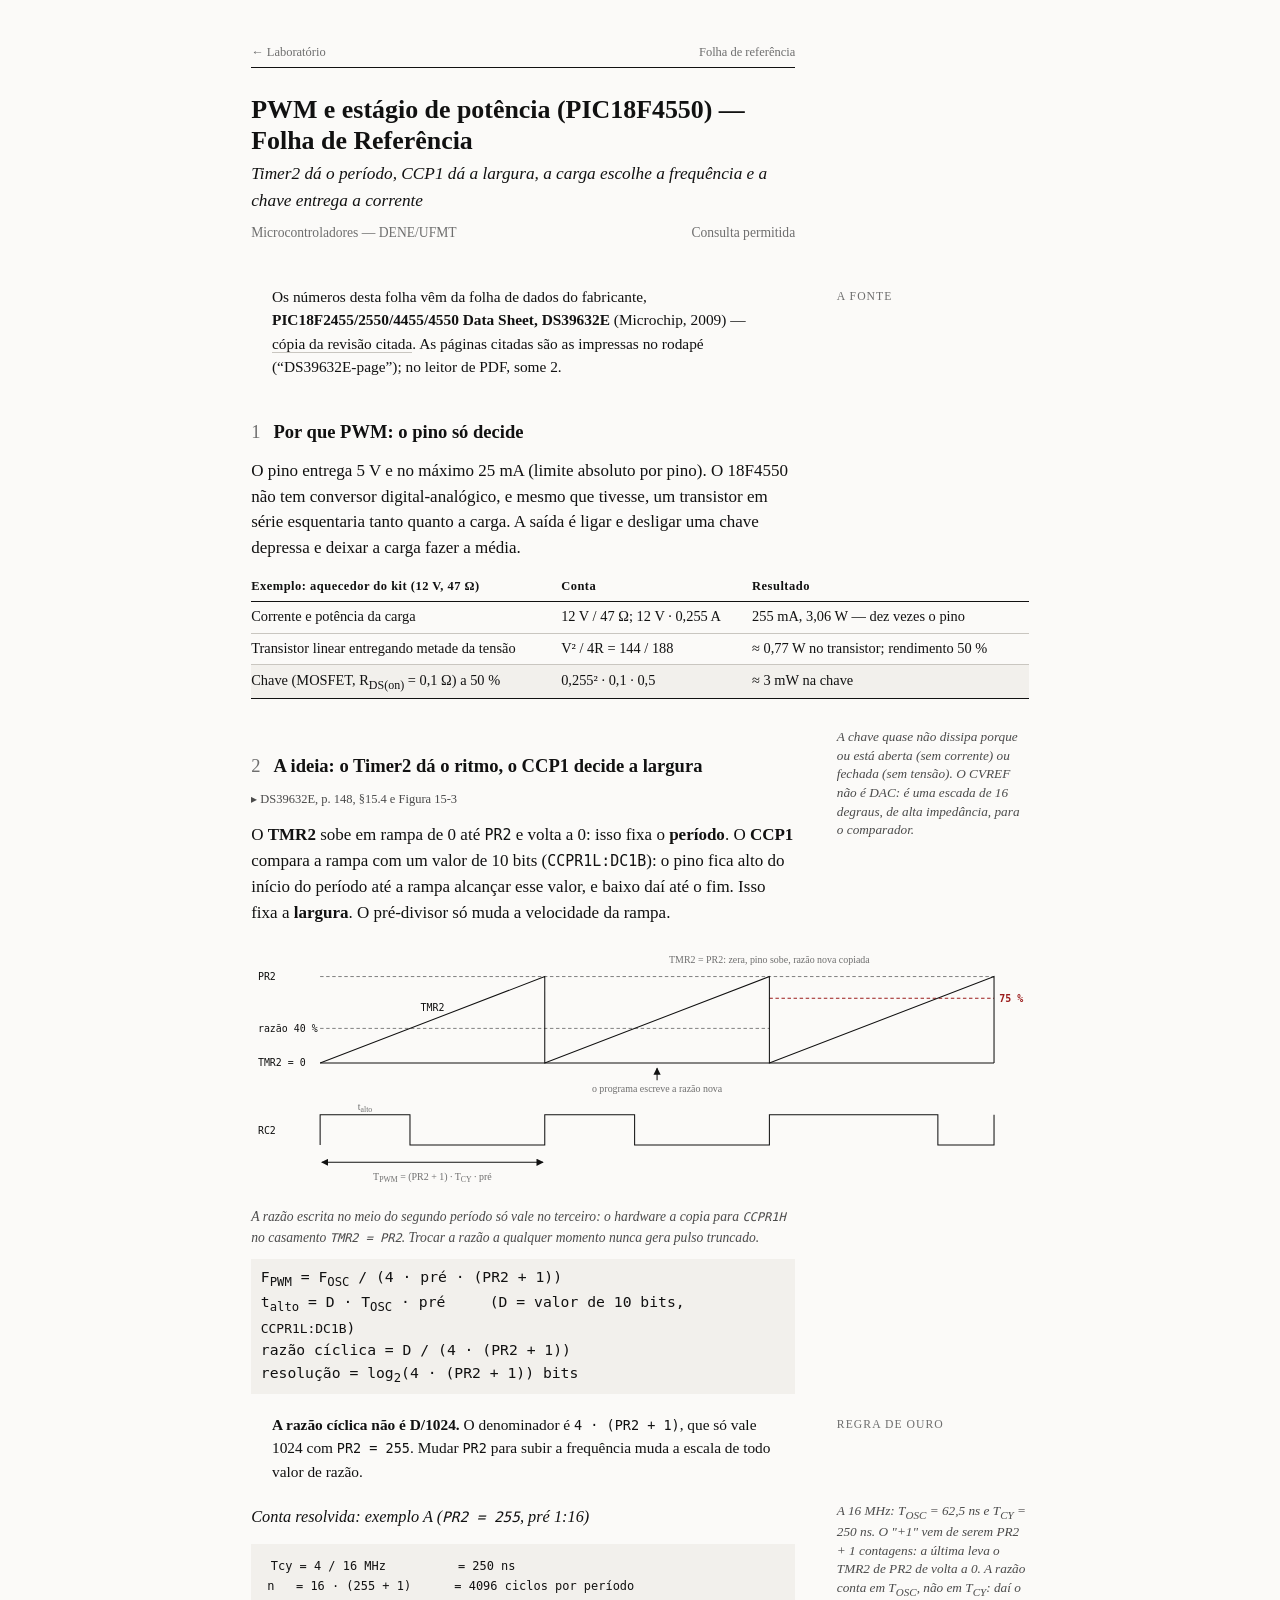
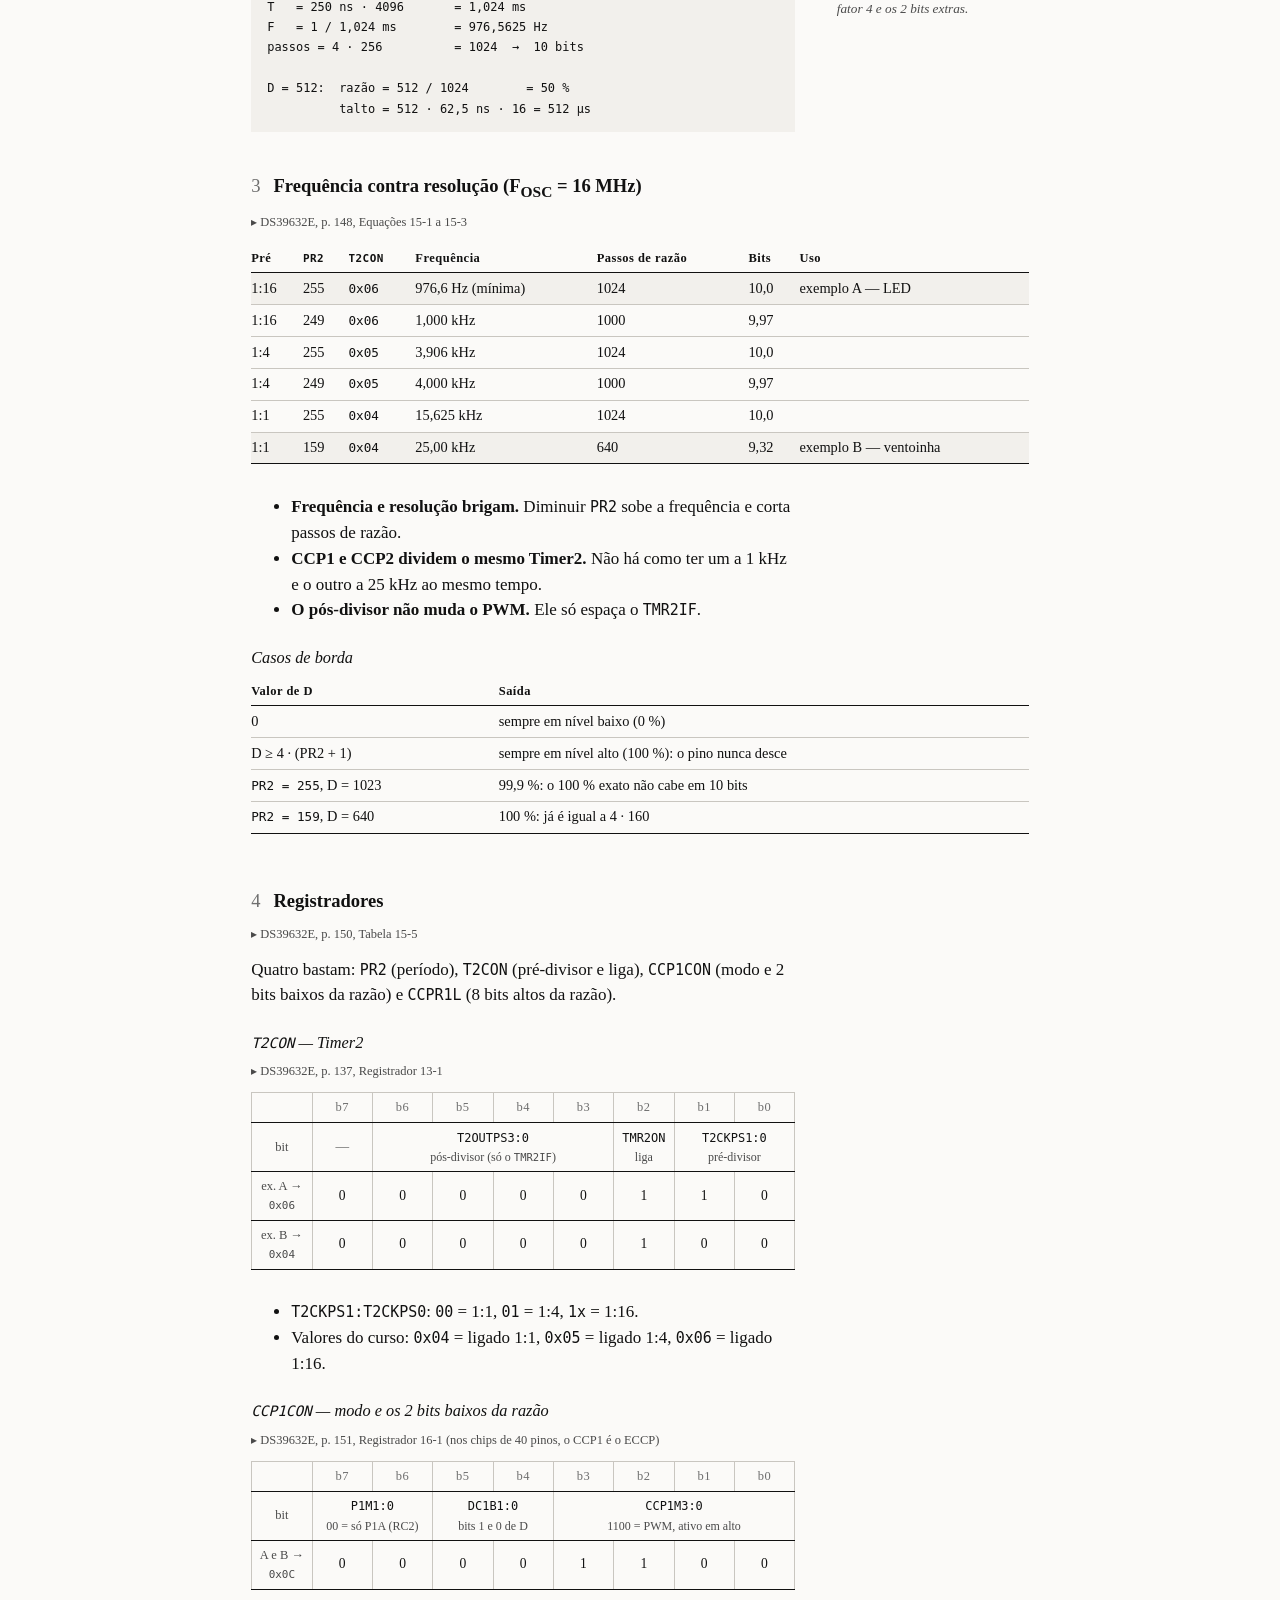
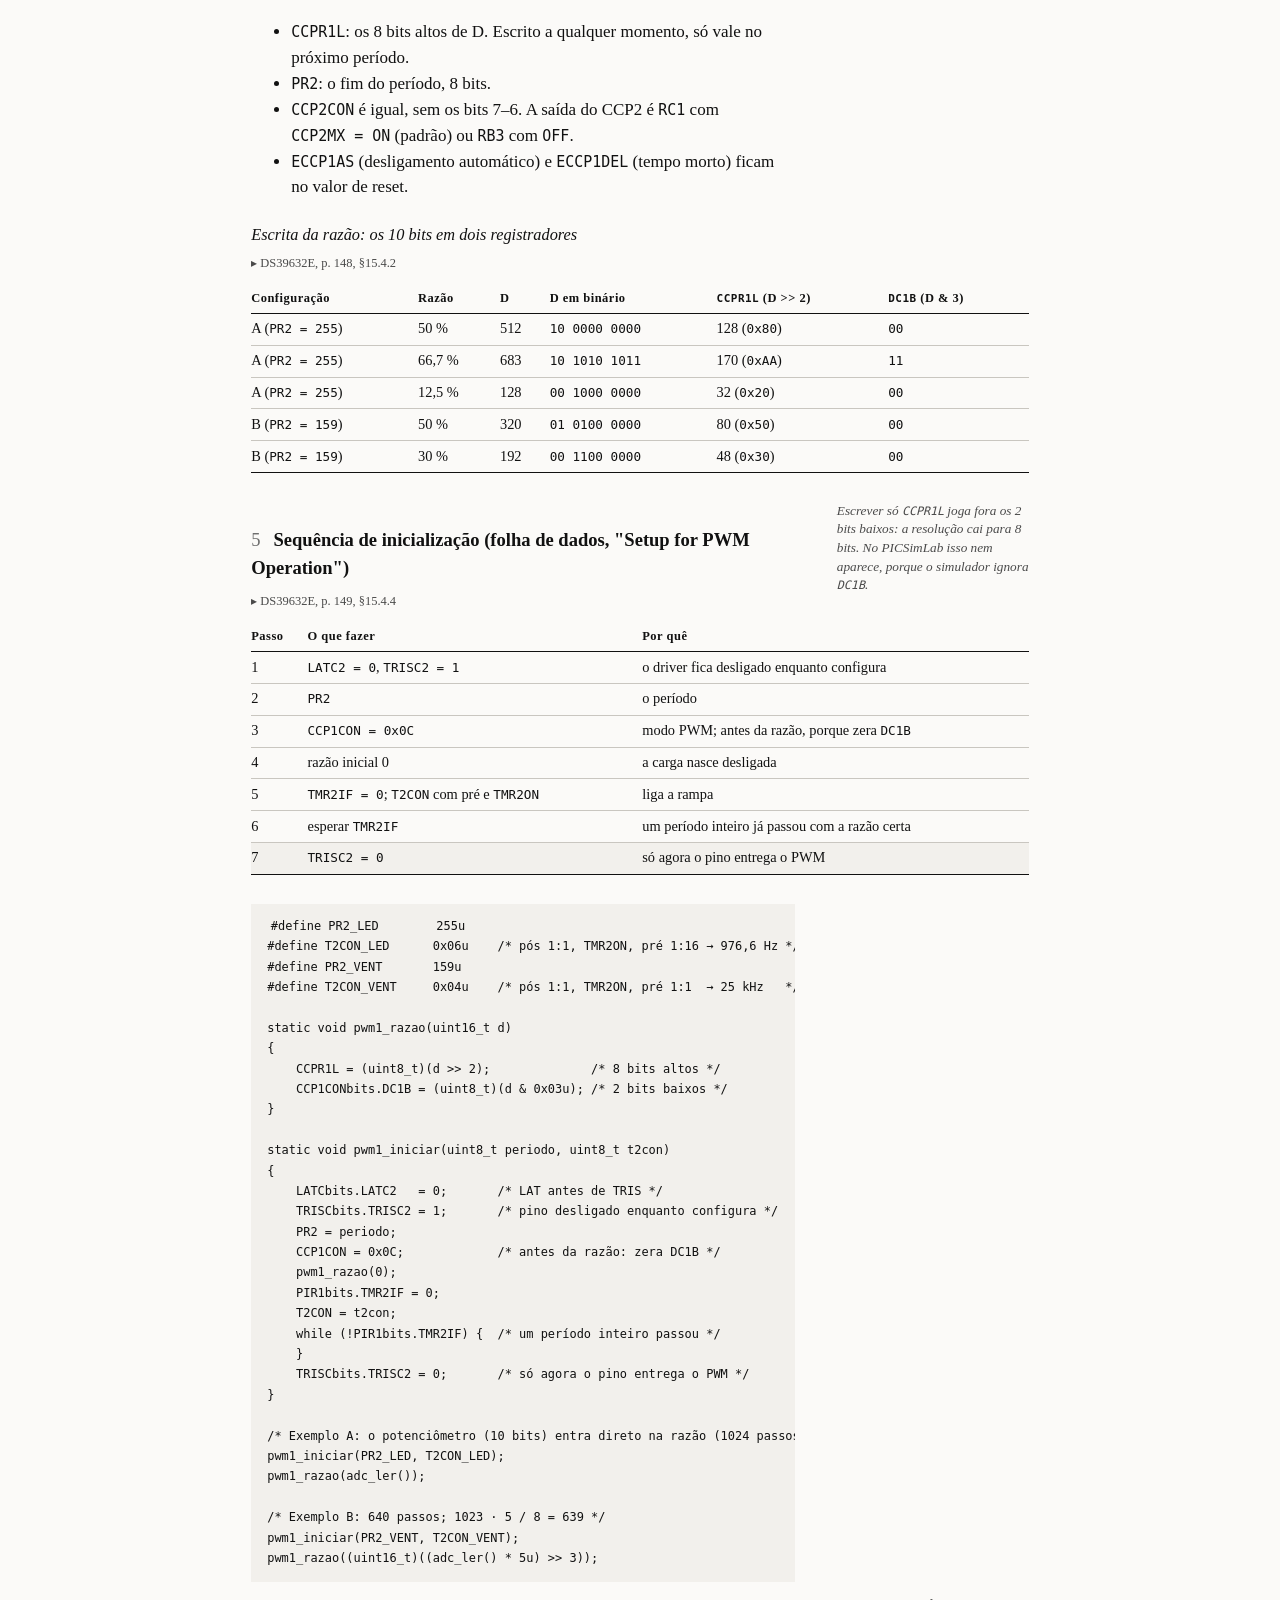
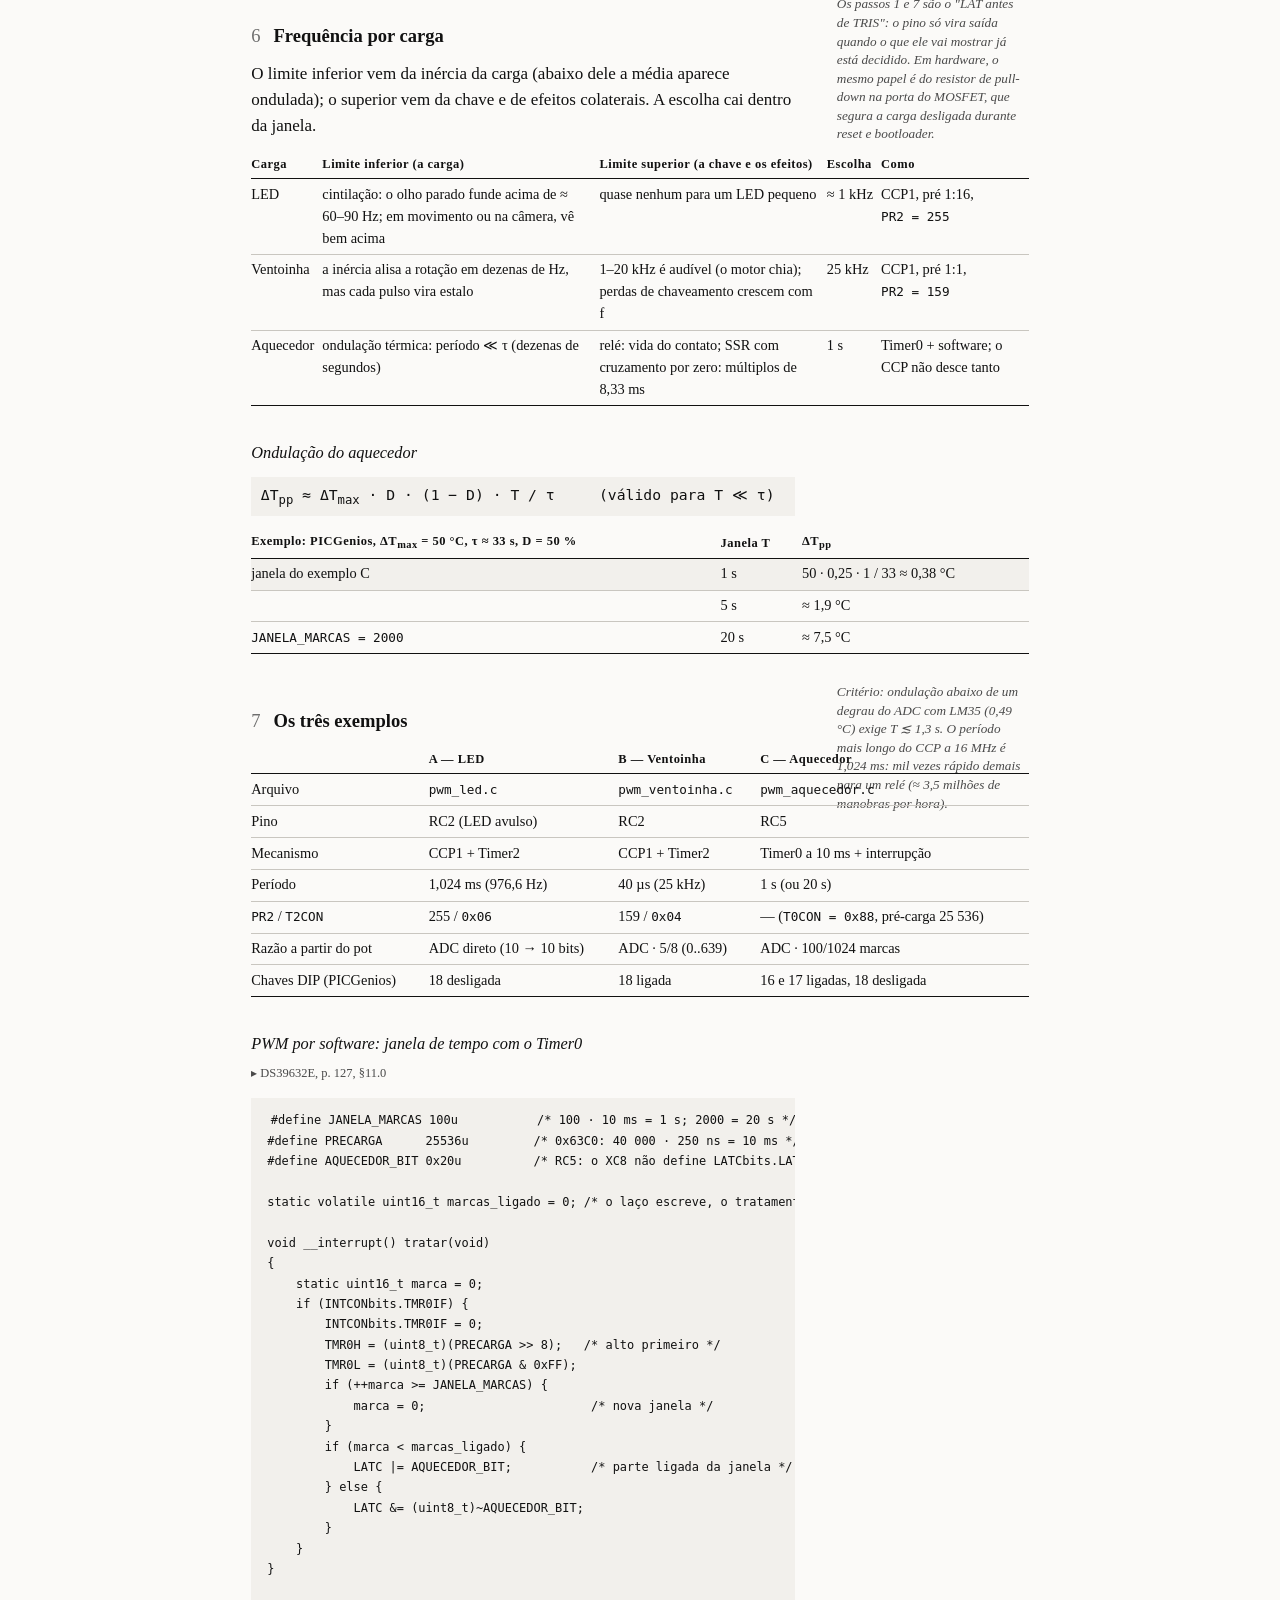
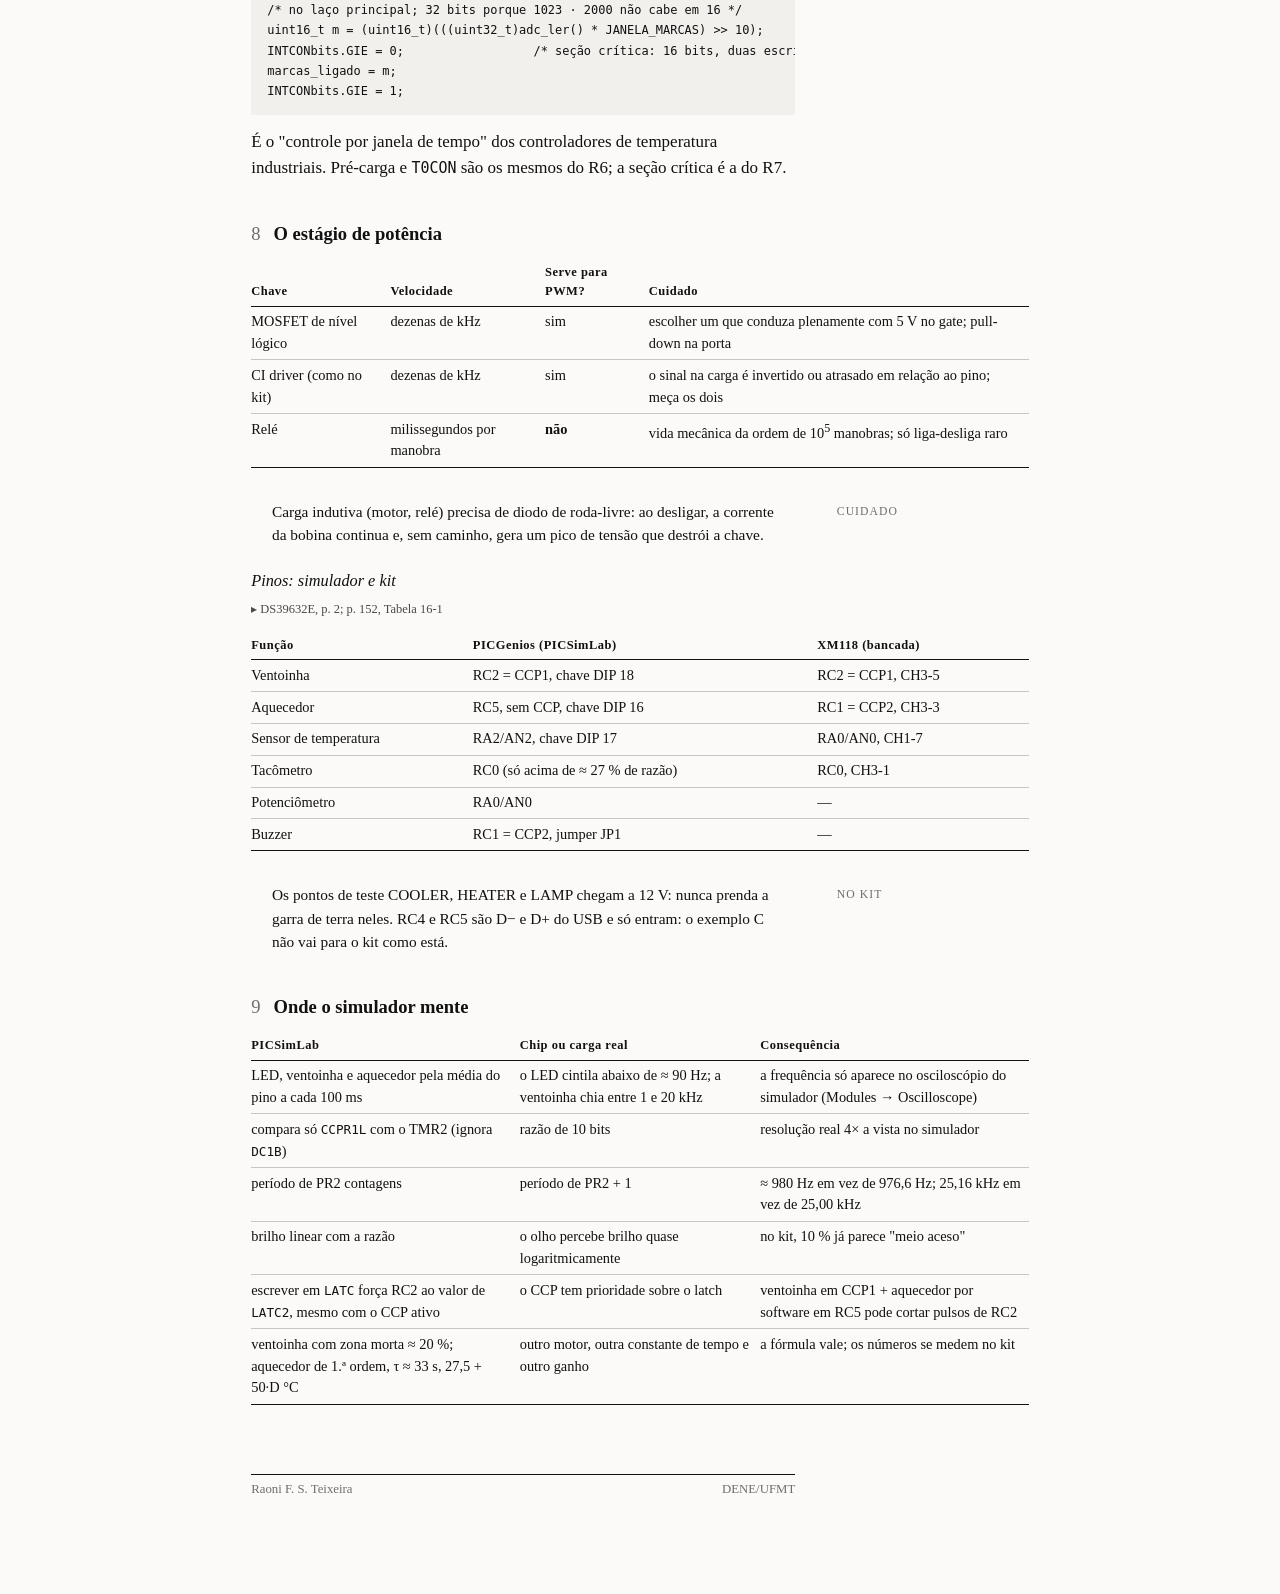
<file: labs/pwm-referencia.html>
<!DOCTYPE html>
<html lang="pt-BR">
<head>
<meta charset="UTF-8">
<meta name="viewport" content="width=device-width, initial-scale=1.0">
<title>PWM e estágio de potência (PIC18F4550) — Folha de Referência</title>
<link rel="stylesheet" href="../estilo.css">
<style>
  /* Folha de consulta: densa, tipografia precisa, ideal para tela e impressão. */
  .ref table { border-collapse: collapse; width: 100%; font-size: 0.9rem; margin-bottom: 0.8rem; }
  .ref table th { text-align: left; font-weight: 700; font-size: 0.78rem; vertical-align: bottom;
                  letter-spacing: 0.04em; border-bottom: 1px solid var(--tinta); padding: 0.3rem 0.5rem 0.3rem 0; }
  .ref table td { border-bottom: 1px solid var(--regra); padding: 0.28rem 0.5rem 0.28rem 0; vertical-align: top; }
  .ref table tr:last-child td { border-bottom: 1px solid var(--tinta); }
  .ref code:not(pre code) { background: none; padding: 0; font-size: 0.88em; white-space: nowrap; }
  .num { font-variant-numeric: tabular-nums; white-space: nowrap; }
  .tabela-rolavel { overflow-x: auto; margin-bottom: 1rem; }
  .formula { font-family: var(--mono); font-size: 0.92rem; background: var(--papel-2); padding: 0.4rem 0.6rem; }
  pre { background: var(--papel-2); padding: 0.8rem 1rem; overflow-x: auto; font-size: 0.85rem; line-height: 1.5; }
  .linha-destaque { background-color: var(--papel-2); }

  /* Tabelas e figuras largas ocupam também a coluna de notas. */
  .larga table { min-width: 36rem; }
  @media (min-width: 58rem) {
    .larga { width: calc(var(--col) + var(--mg-dx) + var(--mg-larg)); }
  }

  /* Diagrama de registrador: oito células de largura igual, com filete. */
  .ref table.registrador { table-layout: fixed; font-size: 0.85rem; }
  .ref table.registrador th, .ref table.registrador td {
    text-align: center; vertical-align: middle; padding: 0.3rem 0.2rem; border: 1px solid var(--regra); }
  .ref table.registrador th { border-bottom-color: var(--tinta); color: var(--cinza-c); font-weight: 500; }
  .ref table.registrador td { border-bottom: 1px solid var(--tinta); }
  .registrador .nada { color: var(--cinza-c); }
  .registrador small { display: block; font-size: 0.75rem; color: var(--cinza); }
  .registrador .rot { text-align: left; font-size: 0.78rem; color: var(--cinza); }
  .reinicio { font-size: 0.85rem; color: var(--cinza); margin-top: -0.4rem; }

  /* Forma de onda do Timer2 e do CCP1 */
  .diagrama { overflow-x: auto; margin: 1rem 0 1.2rem; }
  .diagrama svg { display: block; width: 100%; min-width: 40rem; height: auto; }
  .diagrama .tr { stroke: var(--tinta); stroke-width: 1.2; fill: none; }
  .diagrama .pont { stroke: var(--cinza-c); stroke-width: 1; fill: none; stroke-dasharray: 4 3; }
  .diagrama .novo { stroke: var(--vermelho); stroke-width: 1.2; fill: none; stroke-dasharray: 4 3; }
  .diagrama .seta { fill: var(--tinta); }
  .diagrama text { fill: var(--tinta); font-family: var(--serifa); font-size: 13px; }
  .diagrama text.m { font-family: var(--mono); font-size: 11.5px; }
  .diagrama text.c { fill: var(--cinza-c); font-size: 11.5px; }
  .diagrama text.v { fill: var(--vermelho); font-family: var(--mono); font-size: 11.5px; font-weight: 700; }
  .legenda { font-size: 0.85rem; font-style: italic; color: var(--cinza); margin-top: 0.3rem; }

  @media print {
    .pagina { padding-top: 0; }
    .pagina > main { max-width: none; }
    .larga { width: auto; }
    h2 { margin-top: 1rem; }
    pre, table, .diagrama { break-inside: avoid; }
    .naoimprime { display: none; }
  }
  .ds { font-size: 0.78rem; color: var(--cinza); white-space: nowrap; }
  .ds::before { content: "▸ "; }
  p.fonte { margin: -0.3rem 0 0.6rem; }
</style>

</head>
<body>
<div class="pagina ref">
  <header>
    <p class="corrente naoimprime"><a href="./index.html">← Laboratório</a><span>Folha de referência</span></p>
    <h1>PWM e estágio de potência (PIC18F4550) — Folha de Referência</h1>
    <p class="subtitulo">Timer2 dá o período, CCP1 dá a largura, a carga escolhe a frequência e a chave entrega a corrente</p>
    <p class="filiacao"><span>Microcontroladores — DENE/UFMT</span><span>Consulta permitida</span></p>
  </header>
  <main>

    <section>
      <p class="passagem">
        <span class="rotulo">A fonte</span>
        Os números desta folha vêm da folha de dados do fabricante, <strong>PIC18F2455/2550/4455/4550 Data Sheet, DS39632E</strong> (Microchip, 2009) — <a href="../2027-1/pdf/39632e.pdf" target="_blank">cópia da revisão citada</a>. As páginas citadas são as impressas no rodapé (“DS39632E-page”); no leitor de PDF, some 2.
      </p>
    </section>

    <section>
      <h2>Por que PWM: o pino só decide</h2>
      <p>O pino entrega 5 V e no máximo 25 mA (limite absoluto por pino). O 18F4550 não tem conversor digital-analógico, e mesmo que tivesse, um transistor em série esquentaria tanto quanto a carga. A saída é ligar e desligar uma chave depressa e deixar a carga fazer a média.</p>
      <div class="tabela-rolavel larga">
      <table>
        <thead><tr><th>Exemplo: aquecedor do kit (12 V, 47 Ω)</th><th>Conta</th><th>Resultado</th></tr></thead>
        <tbody>
          <tr><td>Corrente e potência da carga</td><td class="num">12 V / 47 Ω; 12 V · 0,255 A</td><td class="num">255 mA, 3,06 W — dez vezes o pino</td></tr>
          <tr><td>Transistor linear entregando metade da tensão</td><td class="num">V² / 4R = 144 / 188</td><td class="num">≈ 0,77 W no transistor; rendimento 50 %</td></tr>
          <tr class="linha-destaque"><td>Chave (MOSFET, R<sub>DS(on)</sub> = 0,1 Ω) a 50 %</td><td class="num">0,255² · 0,1 · 0,5</td><td class="num">≈ 3 mW na chave</td></tr>
        </tbody>
      </table>
      </div>
      <p class="margem">A chave quase não dissipa porque ou está aberta (sem corrente) ou fechada (sem tensão). O CVREF não é DAC: é uma escada de 16 degraus, de alta impedância, para o comparador.</p>
    </section>

    <section>
      <h2>A ideia: o Timer2 dá o ritmo, o CCP1 decide a largura</h2>
      <p class="fonte"><span class="ds">DS39632E, p. 148, §15.4 e Figura 15-3</span></p>
      <p>O <strong>TMR2</strong> sobe em rampa de 0 até <code>PR2</code> e volta a 0: isso fixa o <strong>período</strong>. O <strong>CCP1</strong> compara a rampa com um valor de 10 bits (<code>CCPR1L:DC1B</code>): o pino fica alto do início do período até a rampa alcançar esse valor, e baixo daí até o fim. Isso fixa a <strong>largura</strong>. O pré-divisor só muda a velocidade da rampa.</p>

      <div class="diagrama larga" role="img" aria-label="Forma de onda: o TMR2 sobe em rampa de 0 a PR2 em três períodos. Nos dois primeiros a razão é 40 %, no terceiro 75 %. A razão nova é escrita no meio do segundo período e só passa a valer no início do terceiro, quando TMR2 = PR2. O pino RC2 sobe no início de cada período e desce quando a rampa cruza a razão.">
        <svg viewBox="0 0 900 285" xmlns="http://www.w3.org/2000/svg">
          <defs>
            <marker id="ponta" viewBox="0 0 10 10" refX="9" refY="5" markerWidth="7" markerHeight="7" orient="auto-start-reverse">
              <path d="M0,0 L10,5 L0,10 z" class="seta"/>
            </marker>
          </defs>

          <!-- limiares -->
          <line x1="80" y1="40" x2="860" y2="40" class="pont"/>
          <text x="8" y="44" class="m">PR2</text>
          <line x1="80" y1="100" x2="600" y2="100" class="pont"/>
          <text x="8" y="104" class="m">razão 40 %</text>
          <line x1="600" y1="65" x2="860" y2="65" class="novo"/>
          <text x="866" y="69" class="v">75 %</text>
          <line x1="80" y1="140" x2="860" y2="140" class="tr"/>
          <text x="8" y="144" class="m">TMR2 = 0</text>

          <!-- rampa do TMR2 -->
          <path d="M80,140 L340,40 V140 L600,40 V140 L860,40 V140" class="tr"/>
          <text x="210" y="80" text-anchor="middle" class="m">TMR2</text>

          <!-- escrita da razão nova no meio do período -->
          <line x1="470" y1="160" x2="470" y2="146" class="tr" marker-end="url(#ponta)"/>
          <text x="470" y="174" text-anchor="middle" class="c">o programa escreve a razão nova</text>
          <text x="600" y="24" text-anchor="middle" class="c">TMR2 = PR2: zera, pino sobe, razão nova copiada</text>

          <!-- pino -->
          <text x="8" y="222" class="m">RC2</text>
          <path d="M80,235 V200 H184 V235 H340 V200 H444 V235 H600 V200 H795 V235 H860 V200" class="tr"/>
          <text x="132" y="194" text-anchor="middle" class="c">t<tspan font-size="9" dy="3">alto</tspan></text>

          <!-- período -->
          <line x1="82" y1="255" x2="338" y2="255" class="tr" marker-start="url(#ponta)" marker-end="url(#ponta)"/>
          <text x="210" y="275" text-anchor="middle" class="c">T<tspan font-size="9" dy="3">PWM</tspan><tspan dy="-3"> = (PR2 + 1) · T</tspan><tspan font-size="9" dy="3">CY</tspan><tspan dy="-3"> · pré</tspan></text>
        </svg>
      </div>
      <p class="legenda">A razão escrita no meio do segundo período só vale no terceiro: o hardware a copia para <code>CCPR1H</code> no casamento <code>TMR2 = PR2</code>. Trocar a razão a qualquer momento nunca gera pulso truncado.</p>

      <p class="formula">F<sub>PWM</sub> = F<sub>OSC</sub> / (4 · pré · (PR2 + 1))<br>
      t<sub>alto</sub> = D · T<sub>OSC</sub> · pré &nbsp;&nbsp;&nbsp; (D = valor de 10 bits, <code>CCPR1L:DC1B</code>)<br>
      razão cíclica = D / (4 · (PR2 + 1))<br>
      resolução = log<sub>2</sub>(4 · (PR2 + 1)) bits</p>
      <p class="passagem"><span class="rotulo">Regra de ouro</span>
        <strong>A razão cíclica não é D/1024.</strong> O denominador é <code>4 · (PR2 + 1)</code>, que só vale 1024 com <code>PR2 = 255</code>. Mudar <code>PR2</code> para subir a frequência muda a escala de todo valor de razão.</p>
      <p class="margem">A 16 MHz: T<sub>OSC</sub> = 62,5 ns e T<sub>CY</sub> = 250 ns. O "+1" vem de serem PR2 + 1 contagens: a última leva o TMR2 de PR2 de volta a 0. A razão conta em T<sub>OSC</sub>, não em T<sub>CY</sub>: daí o fator 4 e os 2 bits extras.</p>

      <h3>Conta resolvida: exemplo A (<code>PR2 = 255</code>, pré 1:16)</h3>
      <pre><code>Tcy = 4 / 16 MHz          = 250 ns
n   = 16 · (255 + 1)      = 4096 ciclos por período
T   = 250 ns · 4096       = 1,024 ms
F   = 1 / 1,024 ms        = 976,5625 Hz
passos = 4 · 256          = 1024  →  10 bits

D = 512:  razão = 512 / 1024        = 50 %
          talto = 512 · 62,5 ns · 16 = 512 µs</code></pre>
    </section>

    <section>
      <h2>Frequência contra resolução (F<sub>OSC</sub> = 16 MHz)</h2>
      <p class="fonte"><span class="ds">DS39632E, p. 148, Equações 15-1 a 15-3</span></p>
      <div class="tabela-rolavel larga">
      <table>
        <thead><tr><th>Pré</th><th class="num"><code>PR2</code></th><th><code>T2CON</code></th><th>Frequência</th><th>Passos de razão</th><th>Bits</th><th>Uso</th></tr></thead>
        <tbody>
          <tr class="linha-destaque"><td class="num">1:16</td><td class="num">255</td><td class="num"><code>0x06</code></td><td class="num">976,6 Hz (mínima)</td><td class="num">1024</td><td class="num">10,0</td><td>exemplo A — LED</td></tr>
          <tr><td class="num">1:16</td><td class="num">249</td><td class="num"><code>0x06</code></td><td class="num">1,000 kHz</td><td class="num">1000</td><td class="num">9,97</td><td></td></tr>
          <tr><td class="num">1:4</td><td class="num">255</td><td class="num"><code>0x05</code></td><td class="num">3,906 kHz</td><td class="num">1024</td><td class="num">10,0</td><td></td></tr>
          <tr><td class="num">1:4</td><td class="num">249</td><td class="num"><code>0x05</code></td><td class="num">4,000 kHz</td><td class="num">1000</td><td class="num">9,97</td><td></td></tr>
          <tr><td class="num">1:1</td><td class="num">255</td><td class="num"><code>0x04</code></td><td class="num">15,625 kHz</td><td class="num">1024</td><td class="num">10,0</td><td></td></tr>
          <tr class="linha-destaque"><td class="num">1:1</td><td class="num">159</td><td class="num"><code>0x04</code></td><td class="num">25,00 kHz</td><td class="num">640</td><td class="num">9,32</td><td>exemplo B — ventoinha</td></tr>
        </tbody>
      </table>
      </div>
      <ul>
        <li><strong>Frequência e resolução brigam.</strong> Diminuir <code>PR2</code> sobe a frequência e corta passos de razão.</li>
        <li><strong>CCP1 e CCP2 dividem o mesmo Timer2.</strong> Não há como ter um a 1 kHz e o outro a 25 kHz ao mesmo tempo.</li>
        <li><strong>O pós-divisor não muda o PWM.</strong> Ele só espaça o <code>TMR2IF</code>.</li>
      </ul>
      <h3>Casos de borda</h3>
      <div class="tabela-rolavel larga">
      <table>
        <thead><tr><th>Valor de D</th><th>Saída</th></tr></thead>
        <tbody>
          <tr><td class="num">0</td><td>sempre em nível baixo (0 %)</td></tr>
          <tr><td class="num">D ≥ 4 · (PR2 + 1)</td><td>sempre em nível alto (100 %): o pino nunca desce</td></tr>
          <tr><td class="num"><code>PR2 = 255</code>, D = 1023</td><td>99,9 %: o 100 % exato não cabe em 10 bits</td></tr>
          <tr><td class="num"><code>PR2 = 159</code>, D = 640</td><td>100 %: já é igual a 4 · 160</td></tr>
        </tbody>
      </table>
      </div>
    </section>

    <section>
      <h2>Registradores</h2>
      <p class="fonte"><span class="ds">DS39632E, p. 150, Tabela 15-5</span></p>
      <p>Quatro bastam: <code>PR2</code> (período), <code>T2CON</code> (pré-divisor e liga), <code>CCP1CON</code> (modo e 2 bits baixos da razão) e <code>CCPR1L</code> (8 bits altos da razão).</p>
      <h3><code>T2CON</code> — Timer2</h3>
      <p class="fonte"><span class="ds">DS39632E, p. 137, Registrador 13-1</span></p>
      <div class="tabela-rolavel">
      <table class="registrador">
<thead><tr><th class="rot"></th><th>b7</th><th>b6</th><th>b5</th><th>b4</th><th>b3</th><th>b2</th><th>b1</th><th>b0</th></tr></thead>
<tbody>
  <tr><td class="rot">bit</td><td class="nada">—</td><td colspan="4"><code>T2OUTPS3:0</code><small>pós-divisor (só o <code>TMR2IF</code>)</small></td><td><code>TMR2ON</code><small>liga</small></td><td colspan="2"><code>T2CKPS1:0</code><small>pré-divisor</small></td></tr>
  <tr><td class="rot">ex. A → <code>0x06</code></td><td class="num">0</td><td class="num">0</td><td class="num">0</td><td class="num">0</td><td class="num">0</td><td class="num">1</td><td class="num">1</td><td class="num">0</td></tr>
  <tr><td class="rot">ex. B → <code>0x04</code></td><td class="num">0</td><td class="num">0</td><td class="num">0</td><td class="num">0</td><td class="num">0</td><td class="num">1</td><td class="num">0</td><td class="num">0</td></tr>
</tbody>
</table>
      </div>
      <ul>
        <li><code>T2CKPS1:T2CKPS0</code>: <code>00</code> = 1:1, <code>01</code> = 1:4, <code>1x</code> = 1:16.</li>
        <li>Valores do curso: <code>0x04</code> = ligado 1:1, <code>0x05</code> = ligado 1:4, <code>0x06</code> = ligado 1:16.</li>
      </ul>

      <h3><code>CCP1CON</code> — modo e os 2 bits baixos da razão</h3>
      <p class="fonte"><span class="ds">DS39632E, p. 151, Registrador 16-1 (nos chips de 40 pinos, o CCP1 é o ECCP)</span></p>
      <div class="tabela-rolavel">
      <table class="registrador">
<thead><tr><th class="rot"></th><th>b7</th><th>b6</th><th>b5</th><th>b4</th><th>b3</th><th>b2</th><th>b1</th><th>b0</th></tr></thead>
<tbody>
  <tr><td class="rot">bit</td><td colspan="2"><code>P1M1:0</code><small>00 = só P1A (RC2)</small></td><td colspan="2"><code>DC1B1:0</code><small>bits 1 e 0 de D</small></td><td colspan="4"><code>CCP1M3:0</code><small>1100 = PWM, ativo em alto</small></td></tr>
  <tr><td class="rot">A e B → <code>0x0C</code></td><td class="num">0</td><td class="num">0</td><td class="num">0</td><td class="num">0</td><td class="num">1</td><td class="num">1</td><td class="num">0</td><td class="num">0</td></tr>
</tbody>
</table>
      </div>
      <ul>
        <li><code>CCPR1L</code>: os 8 bits altos de D. Escrito a qualquer momento, só vale no próximo período.</li>
        <li><code>PR2</code>: o fim do período, 8 bits.</li>
        <li><code>CCP2CON</code> é igual, sem os bits 7–6. A saída do CCP2 é <code>RC1</code> com <code>CCP2MX = ON</code> (padrão) ou <code>RB3</code> com <code>OFF</code>.</li>
        <li><code>ECCP1AS</code> (desligamento automático) e <code>ECCP1DEL</code> (tempo morto) ficam no valor de reset.</li>
      </ul>

      <h3>Escrita da razão: os 10 bits em dois registradores</h3>
      <p class="fonte"><span class="ds">DS39632E, p. 148, §15.4.2</span></p>
      <div class="tabela-rolavel larga">
      <table>
        <thead><tr><th>Configuração</th><th>Razão</th><th class="num">D</th><th class="num">D em binário</th><th class="num"><code>CCPR1L</code> (D &gt;&gt; 2)</th><th class="num"><code>DC1B</code> (D &amp; 3)</th></tr></thead>
        <tbody>
          <tr><td>A (<code>PR2 = 255</code>)</td><td class="num">50 %</td><td class="num">512</td><td class="num"><code>10 0000 0000</code></td><td class="num">128 (<code>0x80</code>)</td><td class="num"><code>00</code></td></tr>
          <tr><td>A (<code>PR2 = 255</code>)</td><td class="num">66,7 %</td><td class="num">683</td><td class="num"><code>10 1010 1011</code></td><td class="num">170 (<code>0xAA</code>)</td><td class="num"><code>11</code></td></tr>
          <tr><td>A (<code>PR2 = 255</code>)</td><td class="num">12,5 %</td><td class="num">128</td><td class="num"><code>00 1000 0000</code></td><td class="num">32 (<code>0x20</code>)</td><td class="num"><code>00</code></td></tr>
          <tr><td>B (<code>PR2 = 159</code>)</td><td class="num">50 %</td><td class="num">320</td><td class="num"><code>01 0100 0000</code></td><td class="num">80 (<code>0x50</code>)</td><td class="num"><code>00</code></td></tr>
          <tr><td>B (<code>PR2 = 159</code>)</td><td class="num">30 %</td><td class="num">192</td><td class="num"><code>00 1100 0000</code></td><td class="num">48 (<code>0x30</code>)</td><td class="num"><code>00</code></td></tr>
        </tbody>
      </table>
      </div>
      <p class="margem">Escrever só <code>CCPR1L</code> joga fora os 2 bits baixos: a resolução cai para 8 bits. No PICSimLab isso nem aparece, porque o simulador ignora <code>DC1B</code>.</p>
    </section>

    <section>
      <h2>Sequência de inicialização (folha de dados, "Setup for PWM Operation")</h2>
      <p class="fonte"><span class="ds">DS39632E, p. 149, §15.4.4</span></p>
      <div class="tabela-rolavel larga">
      <table>
        <thead><tr><th class="num">Passo</th><th>O que fazer</th><th>Por quê</th></tr></thead>
        <tbody>
          <tr><td class="num">1</td><td><code>LATC2 = 0</code>, <code>TRISC2 = 1</code></td><td>o driver fica desligado enquanto configura</td></tr>
          <tr><td class="num">2</td><td><code>PR2</code></td><td>o período</td></tr>
          <tr><td class="num">3</td><td><code>CCP1CON = 0x0C</code></td><td>modo PWM; antes da razão, porque zera <code>DC1B</code></td></tr>
          <tr><td class="num">4</td><td>razão inicial 0</td><td>a carga nasce desligada</td></tr>
          <tr><td class="num">5</td><td><code>TMR2IF = 0</code>; <code>T2CON</code> com pré e <code>TMR2ON</code></td><td>liga a rampa</td></tr>
          <tr><td class="num">6</td><td>esperar <code>TMR2IF</code></td><td>um período inteiro já passou com a razão certa</td></tr>
          <tr class="linha-destaque"><td class="num">7</td><td><code>TRISC2 = 0</code></td><td>só agora o pino entrega o PWM</td></tr>
        </tbody>
      </table>
      </div>
      <pre><code>#define PR2_LED        255u
#define T2CON_LED      0x06u    /* pós 1:1, TMR2ON, pré 1:16 → 976,6 Hz */
#define PR2_VENT       159u
#define T2CON_VENT     0x04u    /* pós 1:1, TMR2ON, pré 1:1  → 25 kHz   */

static void pwm1_razao(uint16_t d)
{
    CCPR1L = (uint8_t)(d &gt;&gt; 2);              /* 8 bits altos */
    CCP1CONbits.DC1B = (uint8_t)(d &amp; 0x03u); /* 2 bits baixos */
}

static void pwm1_iniciar(uint8_t periodo, uint8_t t2con)
{
    LATCbits.LATC2   = 0;       /* LAT antes de TRIS */
    TRISCbits.TRISC2 = 1;       /* pino desligado enquanto configura */
    PR2 = periodo;
    CCP1CON = 0x0C;             /* antes da razão: zera DC1B */
    pwm1_razao(0);
    PIR1bits.TMR2IF = 0;
    T2CON = t2con;
    while (!PIR1bits.TMR2IF) {  /* um período inteiro passou */
    }
    TRISCbits.TRISC2 = 0;       /* só agora o pino entrega o PWM */
}

/* Exemplo A: o potenciômetro (10 bits) entra direto na razão (1024 passos) */
pwm1_iniciar(PR2_LED, T2CON_LED);
pwm1_razao(adc_ler());

/* Exemplo B: 640 passos; 1023 · 5 / 8 = 639 */
pwm1_iniciar(PR2_VENT, T2CON_VENT);
pwm1_razao((uint16_t)((adc_ler() * 5u) &gt;&gt; 3));</code></pre>
      <p class="margem">Os passos 1 e 7 são o "LAT antes de TRIS": o pino só vira saída quando o que ele vai mostrar já está decidido. Em hardware, o mesmo papel é do resistor de pull-down na porta do MOSFET, que segura a carga desligada durante reset e bootloader.</p>
    </section>

    <section>
      <h2>Frequência por carga</h2>
      <p>O limite inferior vem da inércia da carga (abaixo dele a média aparece ondulada); o superior vem da chave e de efeitos colaterais. A escolha cai dentro da janela.</p>
      <div class="tabela-rolavel larga">
      <table>
        <thead><tr><th>Carga</th><th>Limite inferior (a carga)</th><th>Limite superior (a chave e os efeitos)</th><th>Escolha</th><th>Como</th></tr></thead>
        <tbody>
          <tr><td>LED</td><td>cintilação: o olho parado funde acima de ≈ 60–90 Hz; em movimento ou na câmera, vê bem acima</td><td>quase nenhum para um LED pequeno</td><td class="num">≈ 1 kHz</td><td>CCP1, pré 1:16, <code>PR2 = 255</code></td></tr>
          <tr><td>Ventoinha</td><td>a inércia alisa a rotação em dezenas de Hz, mas cada pulso vira estalo</td><td>1–20 kHz é audível (o motor chia); perdas de chaveamento crescem com f</td><td class="num">25 kHz</td><td>CCP1, pré 1:1, <code>PR2 = 159</code></td></tr>
          <tr><td>Aquecedor</td><td>ondulação térmica: período ≪ τ (dezenas de segundos)</td><td>relé: vida do contato; SSR com cruzamento por zero: múltiplos de 8,33 ms</td><td class="num">1 s</td><td>Timer0 + software; o CCP não desce tanto</td></tr>
        </tbody>
      </table>
      </div>
      <h3>Ondulação do aquecedor</h3>
      <p class="formula">ΔT<sub>pp</sub> ≈ ΔT<sub>max</sub> · D · (1 − D) · T / τ &nbsp;&nbsp;&nbsp; (válido para T ≪ τ)</p>
      <div class="tabela-rolavel larga">
      <table>
        <thead><tr><th>Exemplo: PICGenios, ΔT<sub>max</sub> = 50 °C, τ ≈ 33 s, D = 50 %</th><th class="num">Janela T</th><th class="num">ΔT<sub>pp</sub></th></tr></thead>
        <tbody>
          <tr class="linha-destaque"><td>janela do exemplo C</td><td class="num">1 s</td><td class="num">50 · 0,25 · 1 / 33 ≈ 0,38 °C</td></tr>
          <tr><td></td><td class="num">5 s</td><td class="num">≈ 1,9 °C</td></tr>
          <tr><td><code>JANELA_MARCAS = 2000</code></td><td class="num">20 s</td><td class="num">≈ 7,5 °C</td></tr>
        </tbody>
      </table>
      </div>
      <p class="margem">Critério: ondulação abaixo de um degrau do ADC com LM35 (0,49 °C) exige T ≲ 1,3 s. O período mais longo do CCP a 16 MHz é 1,024 ms: mil vezes rápido demais para um relé (≈ 3,5 milhões de manobras por hora).</p>
    </section>

    <section>
      <h2>Os três exemplos</h2>
      <div class="tabela-rolavel larga">
      <table>
        <thead><tr><th></th><th>A — LED</th><th>B — Ventoinha</th><th>C — Aquecedor</th></tr></thead>
        <tbody>
          <tr><td>Arquivo</td><td><code>pwm_led.c</code></td><td><code>pwm_ventoinha.c</code></td><td><code>pwm_aquecedor.c</code></td></tr>
          <tr><td>Pino</td><td>RC2 (LED avulso)</td><td>RC2</td><td>RC5</td></tr>
          <tr><td>Mecanismo</td><td>CCP1 + Timer2</td><td>CCP1 + Timer2</td><td>Timer0 a 10 ms + interrupção</td></tr>
          <tr><td>Período</td><td class="num">1,024 ms (976,6 Hz)</td><td class="num">40 µs (25 kHz)</td><td class="num">1 s (ou 20 s)</td></tr>
          <tr><td><code>PR2</code> / <code>T2CON</code></td><td class="num">255 / <code>0x06</code></td><td class="num">159 / <code>0x04</code></td><td class="num">— (<code>T0CON = 0x88</code>, pré-carga 25 536)</td></tr>
          <tr><td>Razão a partir do pot</td><td>ADC direto (10 → 10 bits)</td><td>ADC · 5/8 (0..639)</td><td>ADC · 100/1024 marcas</td></tr>
          <tr><td>Chaves DIP (PICGenios)</td><td>18 desligada</td><td>18 ligada</td><td>16 e 17 ligadas, 18 desligada</td></tr>
        </tbody>
      </table>
      </div>
      <h3>PWM por software: janela de tempo com o Timer0</h3>
      <p class="fonte"><span class="ds">DS39632E, p. 127, §11.0</span></p>
      <pre><code>#define JANELA_MARCAS 100u           /* 100 · 10 ms = 1 s; 2000 = 20 s */
#define PRECARGA      25536u         /* 0x63C0: 40 000 · 250 ns = 10 ms */
#define AQUECEDOR_BIT 0x20u          /* RC5: o XC8 não define LATCbits.LATC5 no 18F4550 */

static volatile uint16_t marcas_ligado = 0; /* o laço escreve, o tratamento lê */

void __interrupt() tratar(void)
{
    static uint16_t marca = 0;
    if (INTCONbits.TMR0IF) {
        INTCONbits.TMR0IF = 0;
        TMR0H = (uint8_t)(PRECARGA &gt;&gt; 8);   /* alto primeiro */
        TMR0L = (uint8_t)(PRECARGA &amp; 0xFF);
        if (++marca &gt;= JANELA_MARCAS) {
            marca = 0;                       /* nova janela */
        }
        if (marca &lt; marcas_ligado) {
            LATC |= AQUECEDOR_BIT;           /* parte ligada da janela */
        } else {
            LATC &amp;= (uint8_t)~AQUECEDOR_BIT;
        }
    }
}

/* no laço principal; 32 bits porque 1023 · 2000 não cabe em 16 */
uint16_t m = (uint16_t)(((uint32_t)adc_ler() * JANELA_MARCAS) &gt;&gt; 10);
INTCONbits.GIE = 0;                  /* seção crítica: 16 bits, duas escritas */
marcas_ligado = m;
INTCONbits.GIE = 1;</code></pre>
      <p>É o "controle por janela de tempo" dos controladores de temperatura industriais. Pré-carga e <code>T0CON</code> são os mesmos do R6; a seção crítica é a do R7.</p>
    </section>

    <section>
      <h2>O estágio de potência</h2>
      <div class="tabela-rolavel larga">
      <table>
        <thead><tr><th>Chave</th><th>Velocidade</th><th>Serve para PWM?</th><th>Cuidado</th></tr></thead>
        <tbody>
          <tr><td>MOSFET de nível lógico</td><td>dezenas de kHz</td><td>sim</td><td>escolher um que conduza plenamente com 5 V no gate; pull-down na porta</td></tr>
          <tr><td>CI driver (como no kit)</td><td>dezenas de kHz</td><td>sim</td><td>o sinal na carga é invertido ou atrasado em relação ao pino; meça os dois</td></tr>
          <tr><td>Relé</td><td>milissegundos por manobra</td><td><strong>não</strong></td><td>vida mecânica da ordem de 10<sup>5</sup> manobras; só liga-desliga raro</td></tr>
        </tbody>
      </table>
      </div>
      <p class="passagem"><span class="rotulo">Cuidado</span>Carga indutiva (motor, relé) precisa de diodo de roda-livre: ao desligar, a corrente da bobina continua e, sem caminho, gera um pico de tensão que destrói a chave.</p>
      <h3>Pinos: simulador e kit</h3>
      <p class="fonte"><span class="ds">DS39632E, p. 2; p. 152, Tabela 16-1</span></p>
      <div class="tabela-rolavel larga">
      <table>
        <thead><tr><th>Função</th><th>PICGenios (PICSimLab)</th><th>XM118 (bancada)</th></tr></thead>
        <tbody>
          <tr><td>Ventoinha</td><td>RC2 = CCP1, chave DIP 18</td><td>RC2 = CCP1, CH3-5</td></tr>
          <tr><td>Aquecedor</td><td>RC5, sem CCP, chave DIP 16</td><td>RC1 = CCP2, CH3-3</td></tr>
          <tr><td>Sensor de temperatura</td><td>RA2/AN2, chave DIP 17</td><td>RA0/AN0, CH1-7</td></tr>
          <tr><td>Tacômetro</td><td>RC0 (só acima de ≈ 27 % de razão)</td><td>RC0, CH3-1</td></tr>
          <tr><td>Potenciômetro</td><td>RA0/AN0</td><td>—</td></tr>
          <tr><td>Buzzer</td><td>RC1 = CCP2, jumper JP1</td><td>—</td></tr>
        </tbody>
      </table>
      </div>
      <p class="passagem"><span class="rotulo">No kit</span>Os pontos de teste COOLER, HEATER e LAMP chegam a 12 V: nunca prenda a garra de terra neles. RC4 e RC5 são D− e D+ do USB e só entram: o exemplo C não vai para o kit como está.</p>
    </section>

    <section>
      <h2>Onde o simulador mente</h2>
      <div class="tabela-rolavel larga">
      <table>
        <thead><tr><th>PICSimLab</th><th>Chip ou carga real</th><th>Consequência</th></tr></thead>
        <tbody>
          <tr><td>LED, ventoinha e aquecedor pela média do pino a cada 100 ms</td><td>o LED cintila abaixo de ≈ 90 Hz; a ventoinha chia entre 1 e 20 kHz</td><td>a frequência só aparece no osciloscópio do simulador (Modules → Oscilloscope)</td></tr>
          <tr><td>compara só <code>CCPR1L</code> com o TMR2 (ignora <code>DC1B</code>)</td><td>razão de 10 bits</td><td>resolução real 4× a vista no simulador</td></tr>
          <tr><td>período de PR2 contagens</td><td>período de PR2 + 1</td><td>≈ 980 Hz em vez de 976,6 Hz; 25,16 kHz em vez de 25,00 kHz</td></tr>
          <tr><td>brilho linear com a razão</td><td>o olho percebe brilho quase logaritmicamente</td><td>no kit, 10 % já parece "meio aceso"</td></tr>
          <tr><td>escrever em <code>LATC</code> força RC2 ao valor de <code>LATC2</code>, mesmo com o CCP ativo</td><td>o CCP tem prioridade sobre o latch</td><td>ventoinha em CCP1 + aquecedor por software em RC5 pode cortar pulsos de RC2</td></tr>
          <tr><td>ventoinha com zona morta ≈ 20 %; aquecedor de 1.ª ordem, τ ≈ 33 s, 27,5 + 50·D °C</td><td>outro motor, outra constante de tempo e outro ganho</td><td>a fórmula vale; os números se medem no kit</td></tr>
        </tbody>
      </table>
      </div>
    </section>

  </main>
  <footer>
    <span>Raoni F. S. Teixeira</span>
    <span>DENE/UFMT</span>
  </footer>
</div>
</body>
</html>
</file>
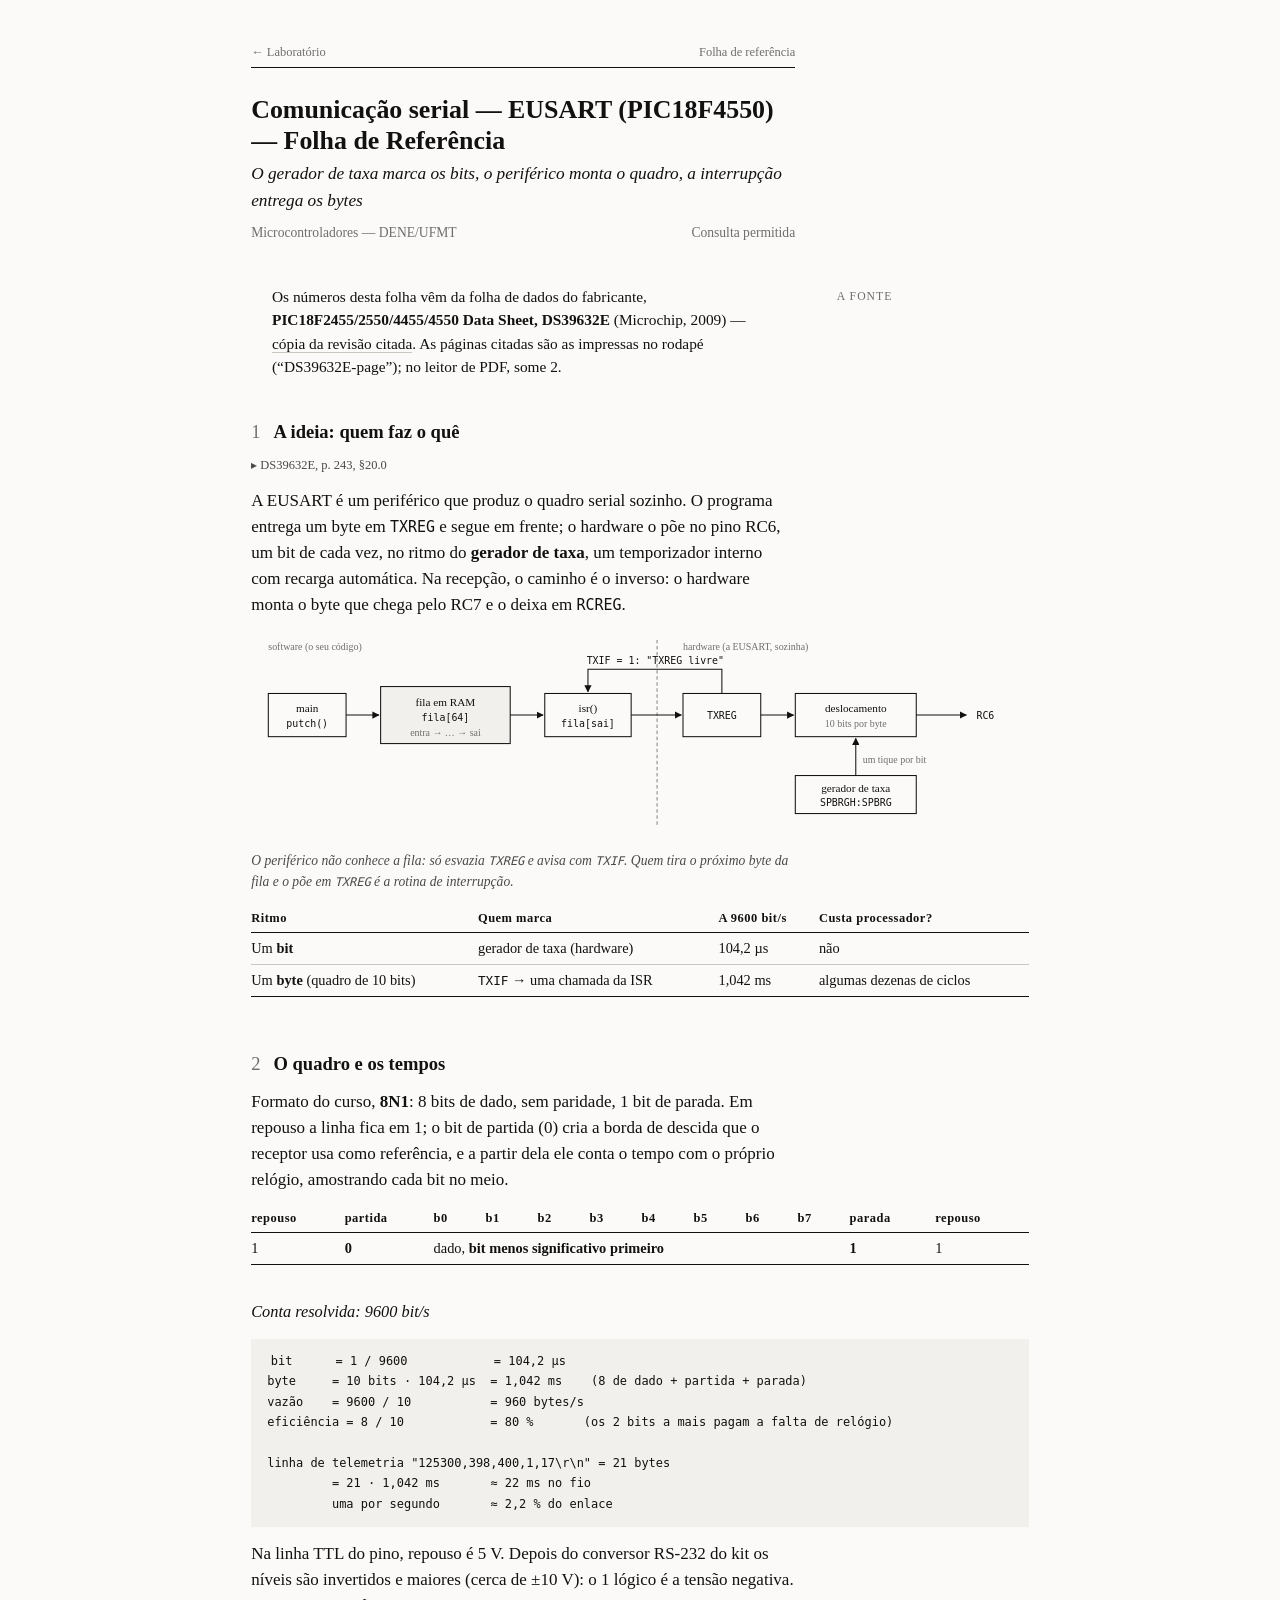
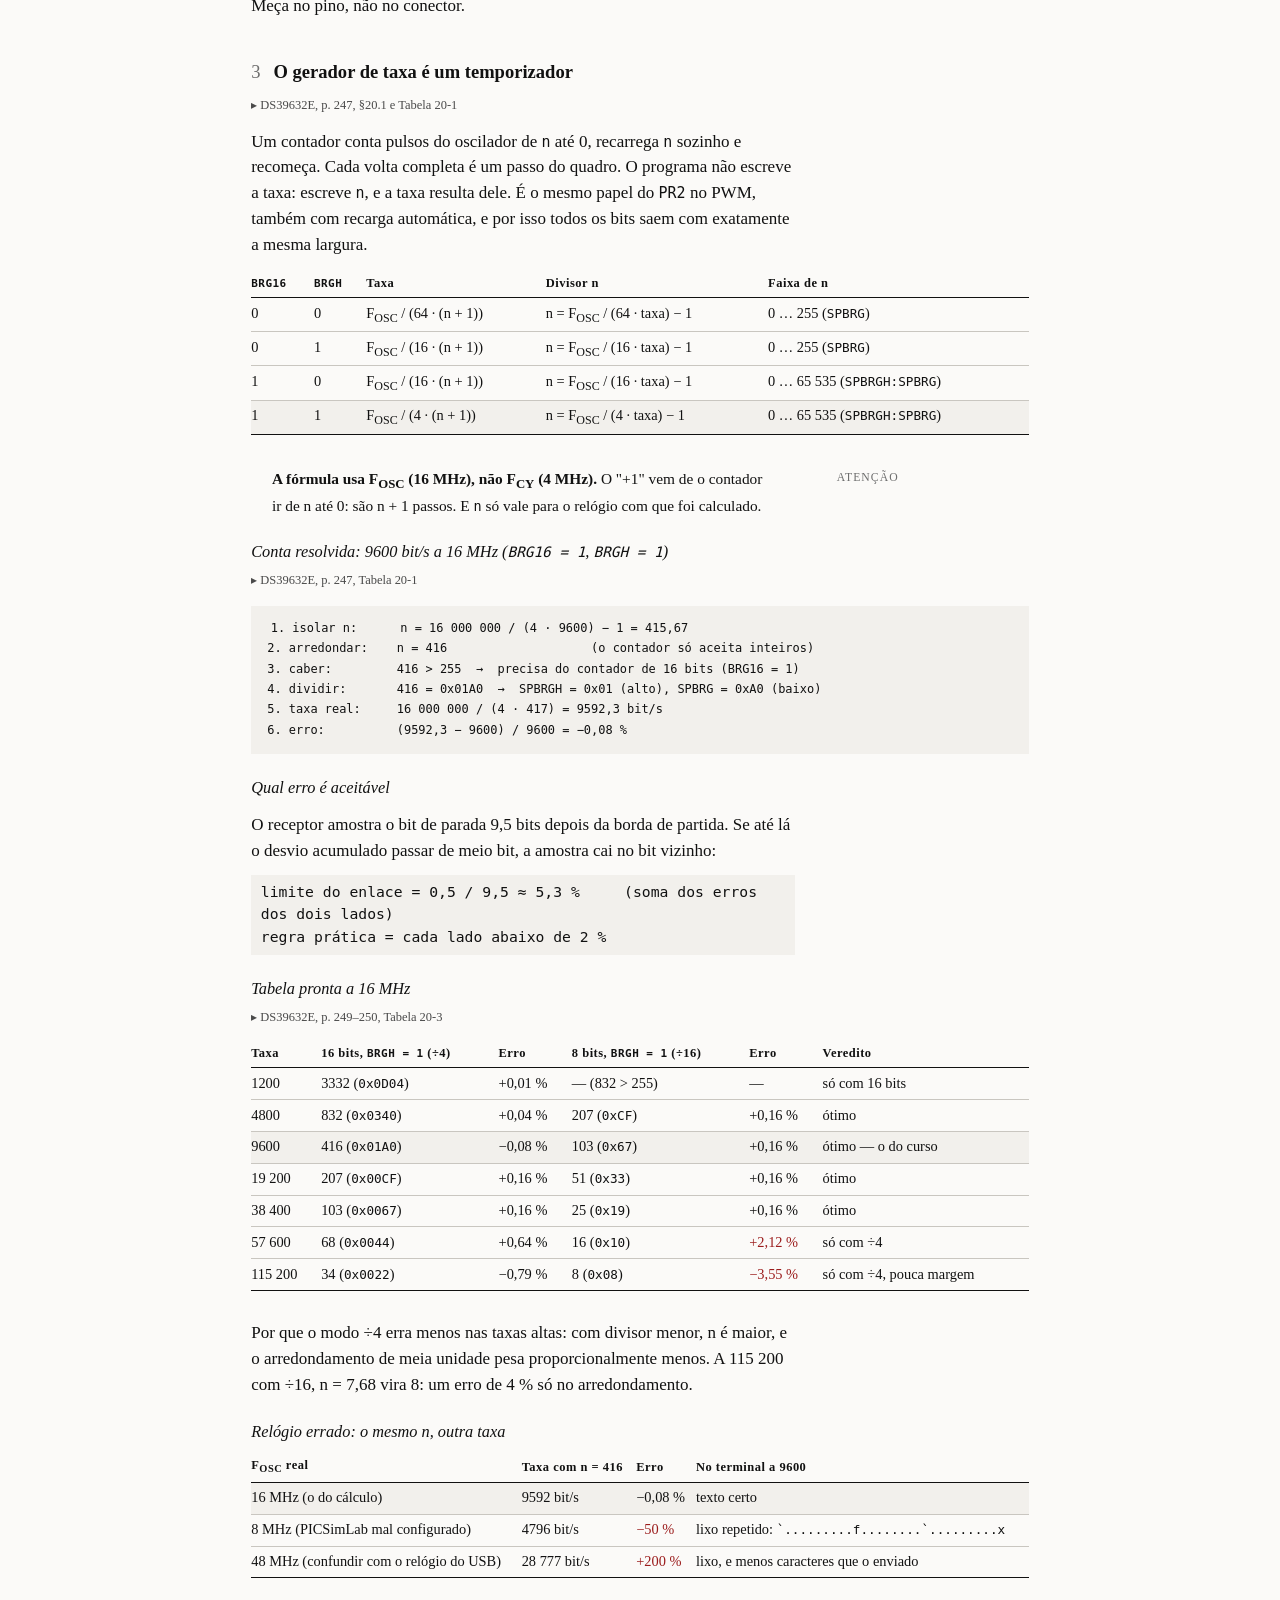
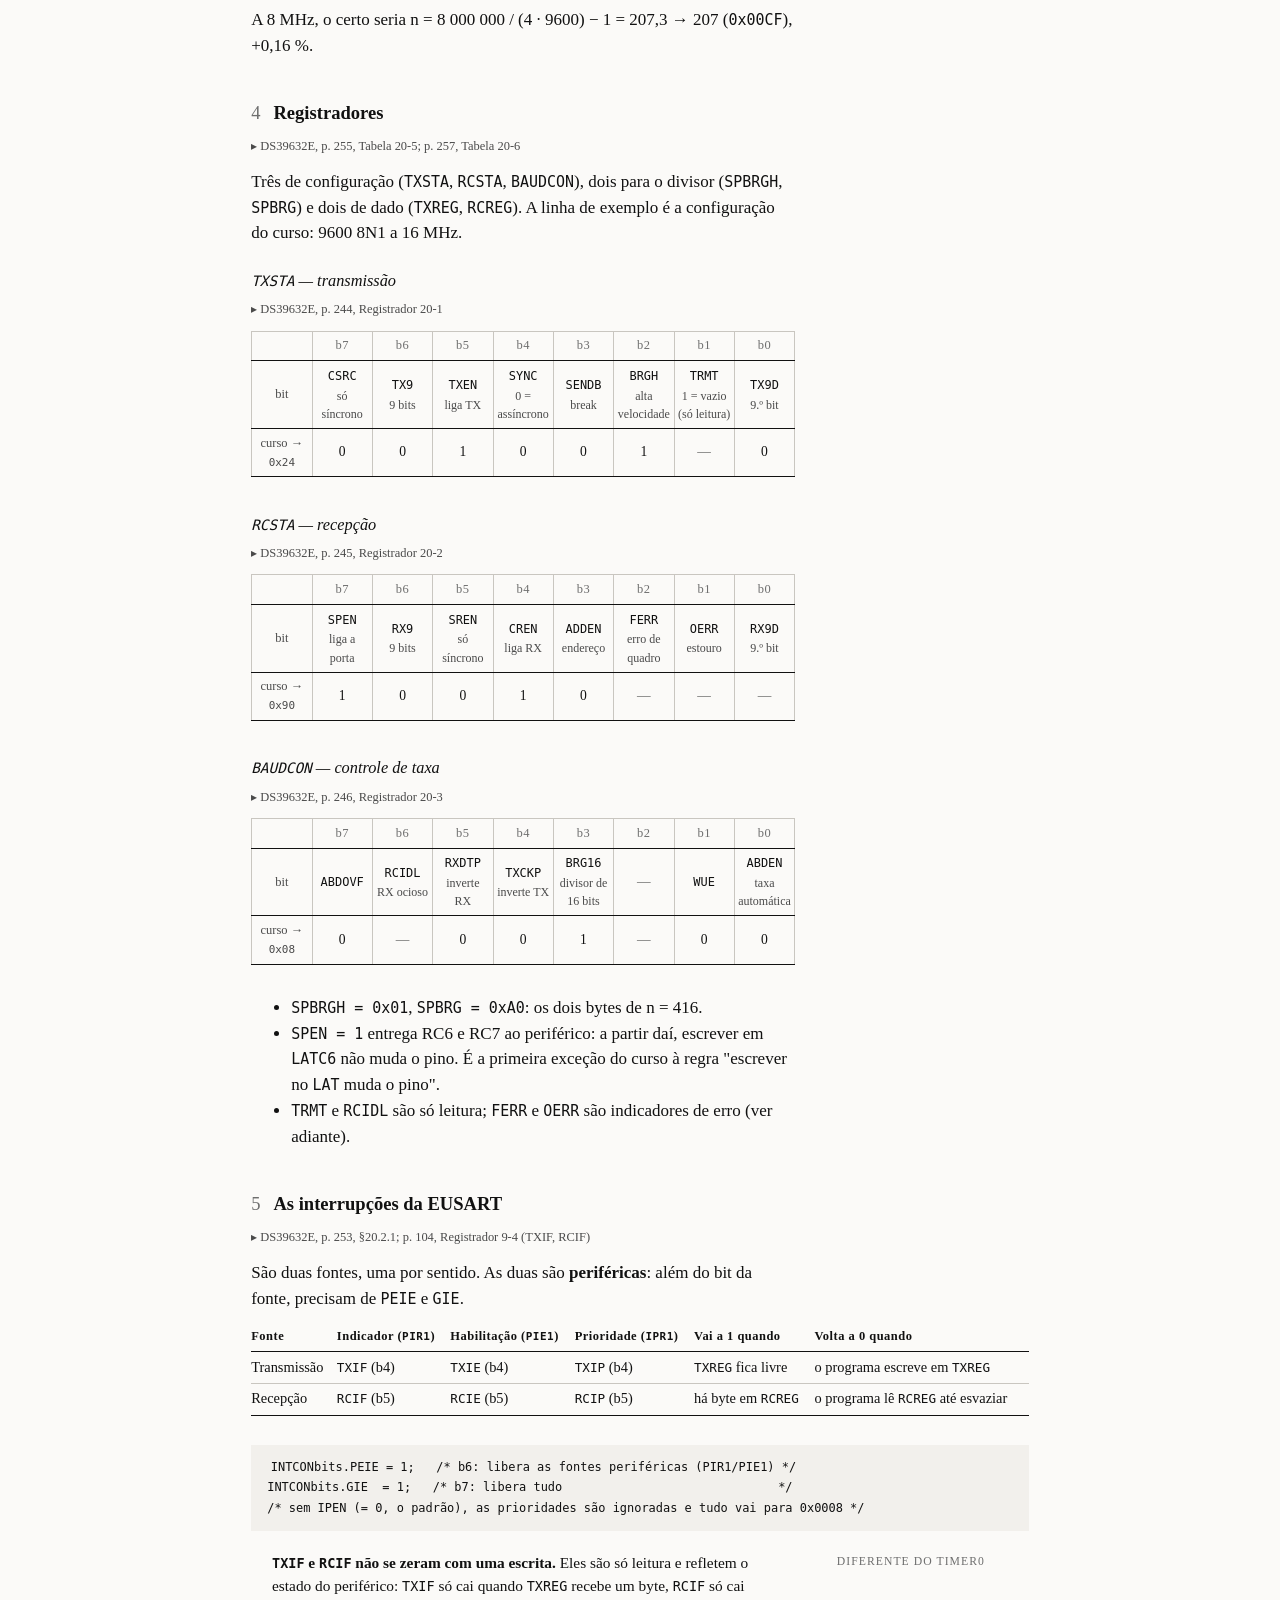
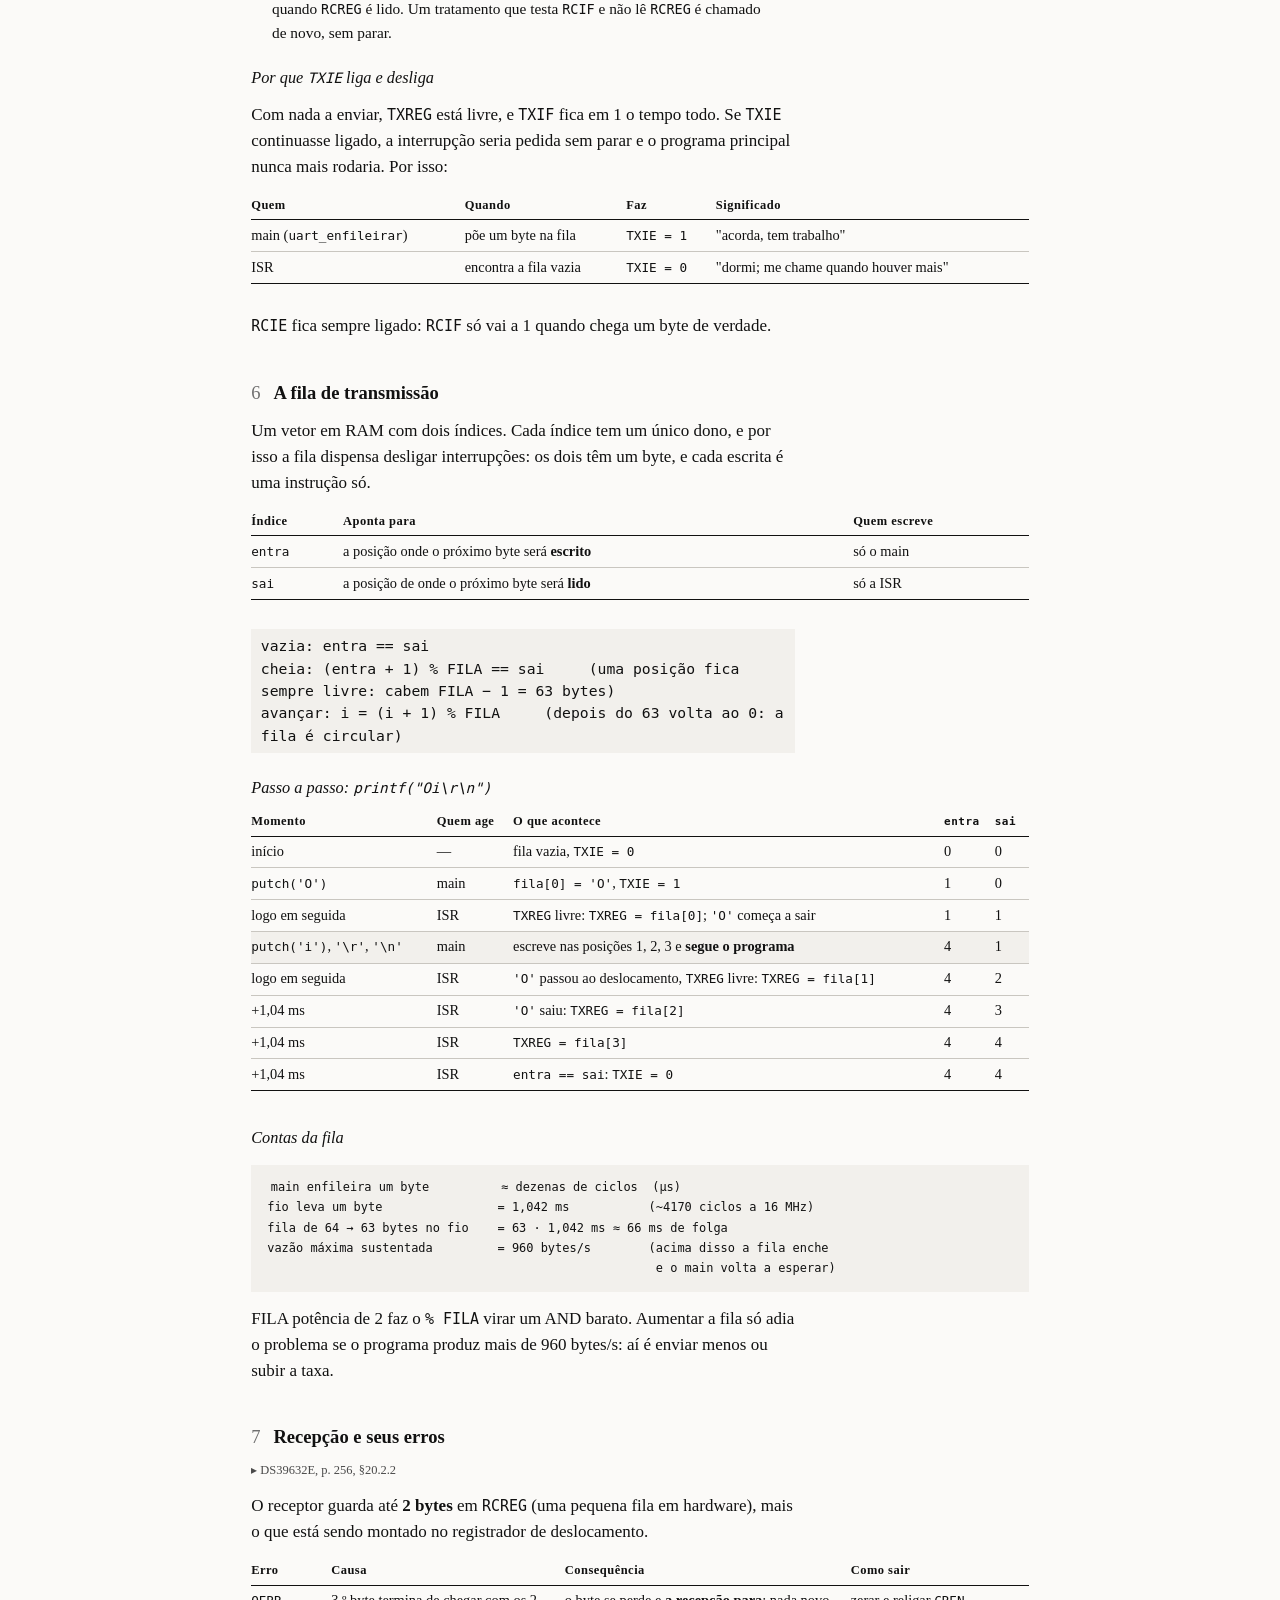
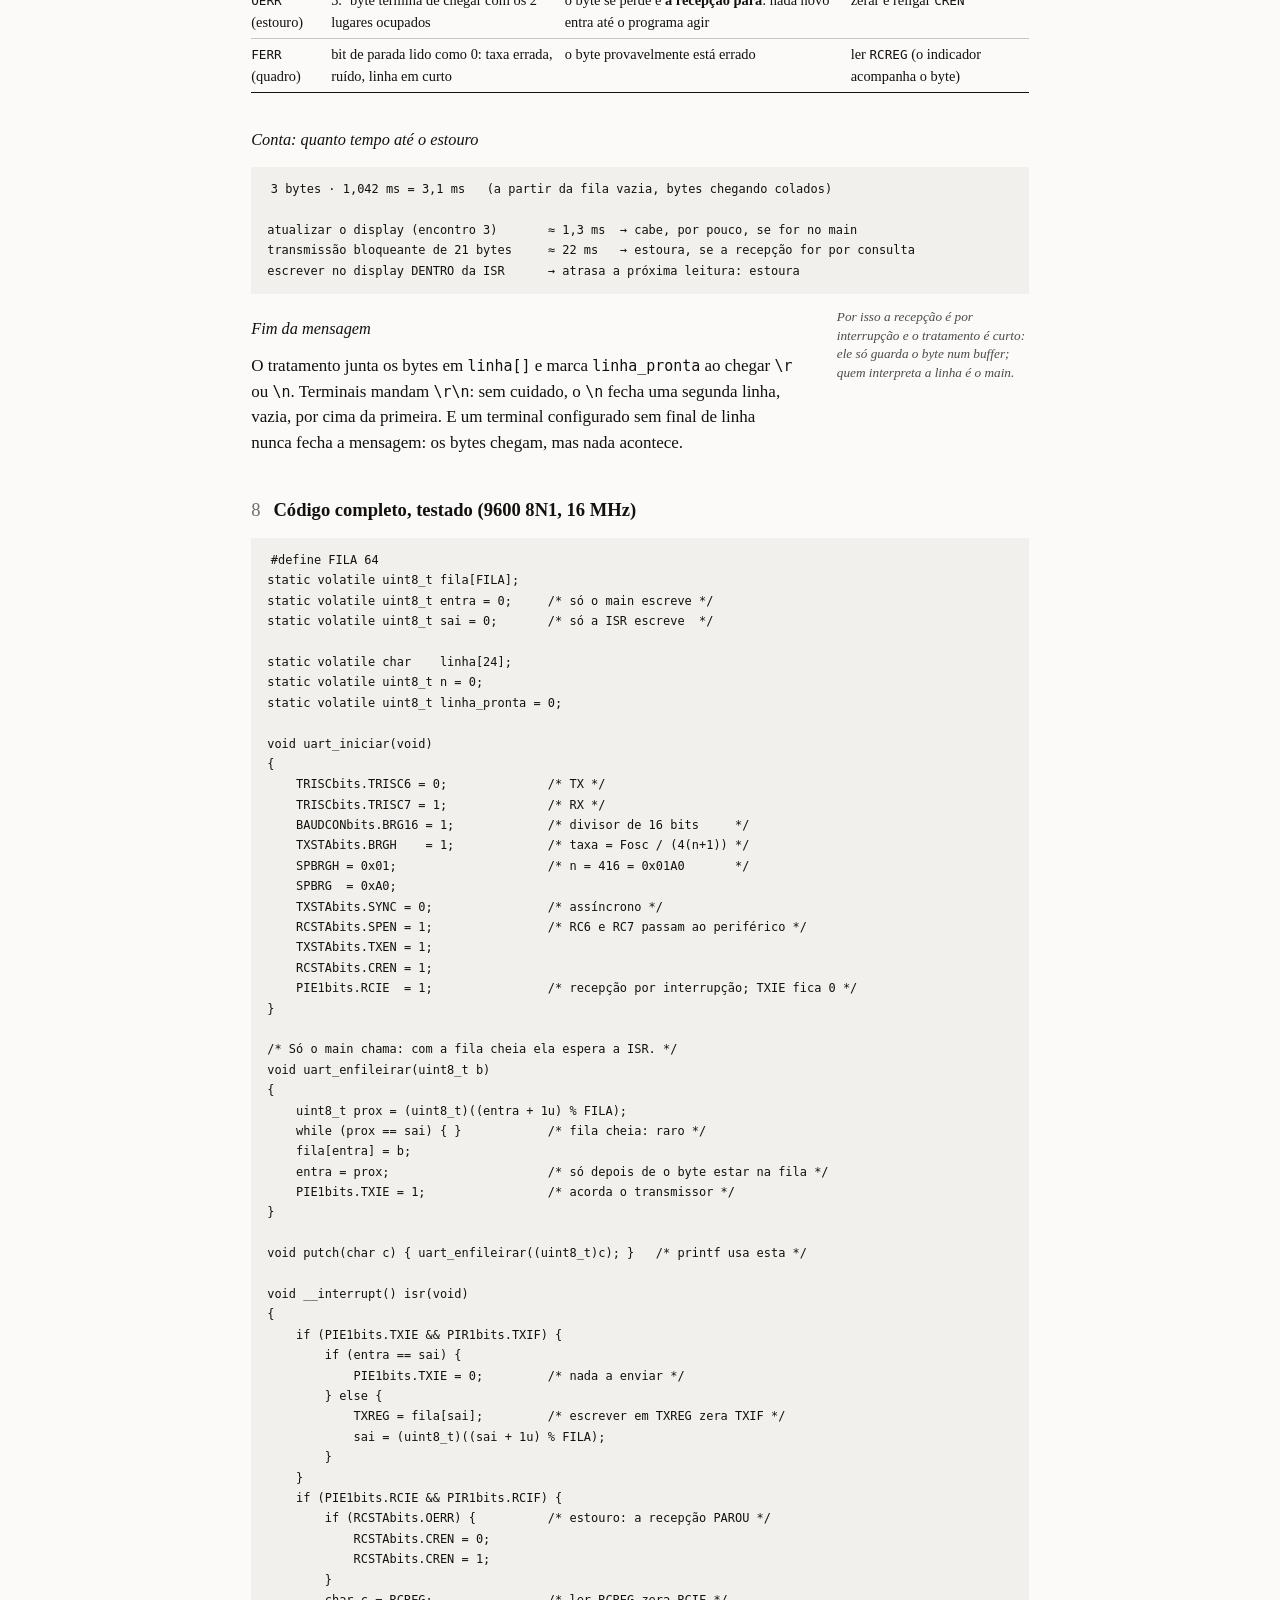
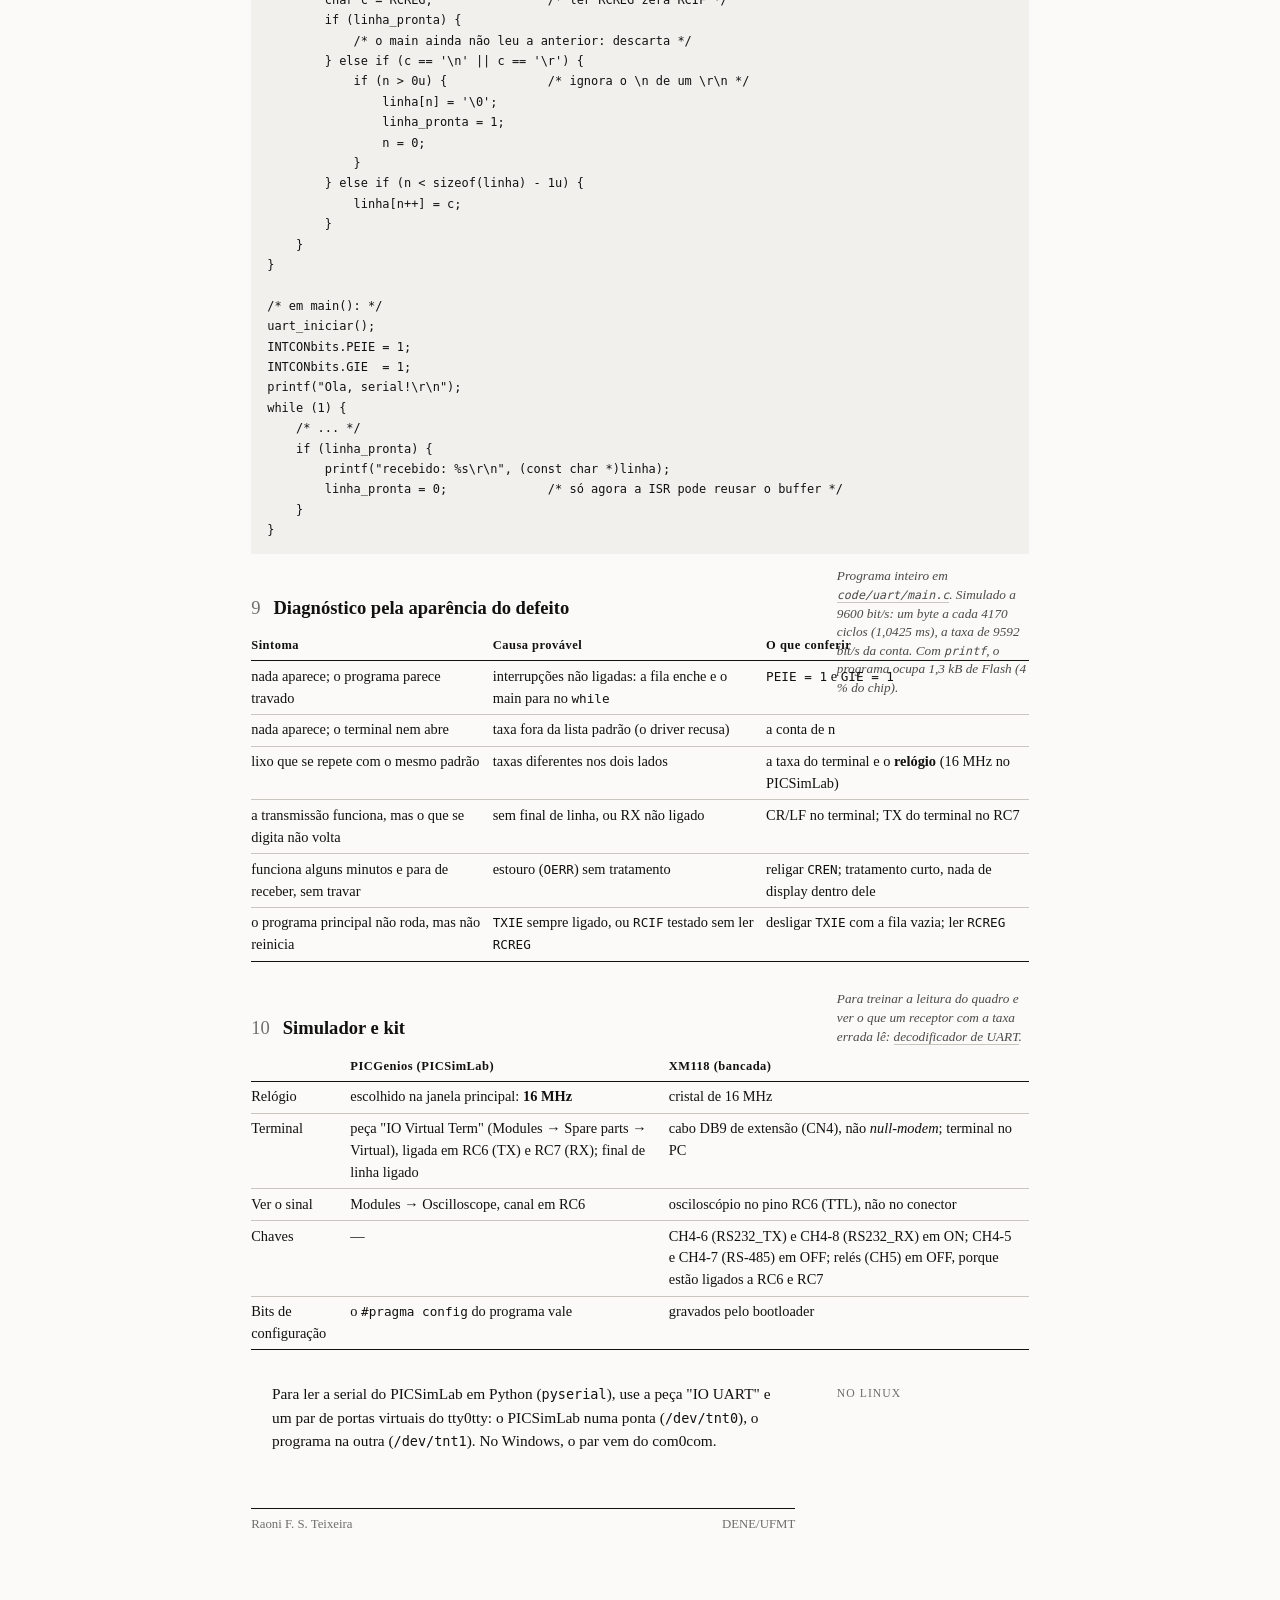
<file: labs/serial-referencia.html>
<!DOCTYPE html>
<html lang="pt-BR">
<head>
<meta charset="UTF-8">
<meta name="viewport" content="width=device-width, initial-scale=1.0">
<title>Comunicação serial — EUSART (PIC18F4550) — Folha de Referência</title>
<link rel="stylesheet" href="../estilo.css">
<style>
  /* Folha de consulta: densa, tipografia precisa, ideal para tela e impressão. */
  .ref table { border-collapse: collapse; width: 100%; font-size: 0.9rem; margin-bottom: 0.8rem; }
  .ref table th { text-align: left; font-weight: 700; font-size: 0.78rem; vertical-align: bottom;
                  letter-spacing: 0.04em; border-bottom: 1px solid var(--tinta); padding: 0.3rem 0.5rem 0.3rem 0; }
  .ref table td { border-bottom: 1px solid var(--regra); padding: 0.28rem 0.5rem 0.28rem 0; vertical-align: top; }
  .ref table tr:last-child td { border-bottom: 1px solid var(--tinta); }
  .ref code:not(pre code) { background: none; padding: 0; font-size: 0.88em; white-space: nowrap; }
  .num { font-variant-numeric: tabular-nums; white-space: nowrap; }
  .tabela-rolavel { overflow-x: auto; margin-bottom: 1rem; }
  .formula { font-family: var(--mono); font-size: 0.92rem; background: var(--papel-2); padding: 0.4rem 0.6rem; }
  pre { background: var(--papel-2); padding: 0.8rem 1rem; overflow-x: auto; font-size: 0.85rem; line-height: 1.5; }
  .linha-destaque { background-color: var(--papel-2); }
  .ruim { color: var(--vermelho); }

  /* Tabelas e figuras largas ocupam também a coluna de notas. */
  .larga table { min-width: 36rem; }
  @media (min-width: 58rem) {
    .larga { width: calc(var(--col) + var(--mg-dx) + var(--mg-larg)); }
  }

  /* Diagrama de registrador: oito células de largura igual, com filete. */
  .ref table.registrador { table-layout: fixed; font-size: 0.85rem; }
  .ref table.registrador th, .ref table.registrador td {
    text-align: center; vertical-align: middle; padding: 0.3rem 0.2rem; border: 1px solid var(--regra); }
  .ref table.registrador th { border-bottom-color: var(--tinta); color: var(--cinza-c); font-weight: 500; }
  .ref table.registrador td { border-bottom: 1px solid var(--tinta); }
  .registrador .nada { color: var(--cinza-c); }
  .registrador small { display: block; font-size: 0.75rem; color: var(--cinza); }
  .registrador .rot { text-align: left; font-size: 0.78rem; color: var(--cinza); }

  /* Diagramas */
  .diagrama { overflow-x: auto; margin: 1rem 0 1.2rem; }
  .diagrama svg { display: block; width: 100%; min-width: 40rem; height: auto; }
  .diagrama .tr { stroke: var(--tinta); stroke-width: 1.2; fill: none; }
  .diagrama .cx { stroke: var(--tinta); stroke-width: 1.2; fill: var(--papel); }
  .diagrama .cx2 { stroke: var(--tinta); stroke-width: 1.2; fill: var(--papel-2); }
  .diagrama .pont { stroke: var(--cinza-c); stroke-width: 1; fill: none; stroke-dasharray: 4 3; }
  .diagrama .seta { fill: var(--tinta); }
  .diagrama text { fill: var(--tinta); font-family: var(--serifa); font-size: 13px; }
  .diagrama text.m { font-family: var(--mono); font-size: 11.5px; }
  .diagrama text.c { fill: var(--cinza-c); font-size: 11.5px; }
  .legenda { font-size: 0.85rem; font-style: italic; color: var(--cinza); margin-top: 0.3rem; }

  @media print {
    .pagina { padding-top: 0; }
    .pagina > main { max-width: none; }
    .larga { width: auto; }
    h2 { margin-top: 1rem; }
    pre, table, .diagrama { break-inside: avoid; }
    .naoimprime { display: none; }
  }
  .ds { font-size: 0.78rem; color: var(--cinza); white-space: nowrap; }
  .ds::before { content: "▸ "; }
  p.fonte { margin: -0.3rem 0 0.6rem; }
</style>

</head>
<body>
<div class="pagina ref">
  <header>
    <p class="corrente naoimprime"><a href="./index.html">← Laboratório</a><span>Folha de referência</span></p>
    <h1>Comunicação serial — EUSART (PIC18F4550) — Folha de Referência</h1>
    <p class="subtitulo">O gerador de taxa marca os bits, o periférico monta o quadro, a interrupção entrega os bytes</p>
    <p class="filiacao"><span>Microcontroladores — DENE/UFMT</span><span>Consulta permitida</span></p>
  </header>
  <main>

    <section>
      <p class="passagem">
        <span class="rotulo">A fonte</span>
        Os números desta folha vêm da folha de dados do fabricante, <strong>PIC18F2455/2550/4455/4550 Data Sheet, DS39632E</strong> (Microchip, 2009) — <a href="../2027-1/pdf/39632e.pdf" target="_blank">cópia da revisão citada</a>. As páginas citadas são as impressas no rodapé (“DS39632E-page”); no leitor de PDF, some 2.
      </p>
    </section>

    <section>
      <h2>A ideia: quem faz o quê</h2>
      <p class="fonte"><span class="ds">DS39632E, p. 243, §20.0</span></p>
      <p>A EUSART é um periférico que produz o quadro serial sozinho. O programa entrega um byte em <code>TXREG</code> e segue em frente; o hardware o põe no pino RC6, um bit de cada vez, no ritmo do <strong>gerador de taxa</strong>, um temporizador interno com recarga automática. Na recepção, o caminho é o inverso: o hardware monta o byte que chega pelo RC7 e o deixa em <code>RCREG</code>.</p>

      <div class="diagrama larga" role="img" aria-label="Diagrama de blocos da transmissão. O programa principal escreve bytes numa fila circular em RAM pelo índice entra. A rotina de interrupção lê da fila pelo índice sai e escreve em TXREG. O hardware passa o byte de TXREG para o registrador de deslocamento, que o põe no pino RC6 bit a bit, no ritmo do gerador de taxa SPBRGH:SPBRG. Quando TXREG fica livre, TXIF vai a 1 e pede a interrupção.">
        <svg viewBox="0 0 900 230" xmlns="http://www.w3.org/2000/svg">
          <defs>
            <marker id="ponta" viewBox="0 0 10 10" refX="9" refY="5" markerWidth="7" markerHeight="7" orient="auto-start-reverse">
              <path d="M0,0 L10,5 L0,10 z" class="seta"/>
            </marker>
          </defs>
          <!-- faixa do software / hardware -->
          <text x="20" y="20" class="c">software (o seu código)</text>
          <text x="500" y="20" class="c">hardware (a EUSART, sozinha)</text>
          <line x1="470" y1="8" x2="470" y2="222" class="pont"/>

          <rect x="20" y="70" width="90" height="50" class="cx"/>
          <text x="65" y="92" text-anchor="middle">main</text>
          <text x="65" y="109" text-anchor="middle" class="m">putch()</text>

          <rect x="150" y="62" width="150" height="66" class="cx2"/>
          <text x="225" y="84" text-anchor="middle">fila em RAM</text>
          <text x="225" y="102" text-anchor="middle" class="m">fila[64]</text>
          <text x="225" y="119" text-anchor="middle" class="c">entra → … → sai</text>

          <rect x="340" y="70" width="100" height="50" class="cx"/>
          <text x="390" y="92" text-anchor="middle">isr()</text>
          <text x="390" y="109" text-anchor="middle" class="m">fila[sai]</text>

          <rect x="500" y="70" width="90" height="50" class="cx"/>
          <text x="545" y="100" text-anchor="middle" class="m">TXREG</text>

          <rect x="630" y="70" width="140" height="50" class="cx"/>
          <text x="700" y="92" text-anchor="middle">deslocamento</text>
          <text x="700" y="109" text-anchor="middle" class="c">10 bits por byte</text>

          <text x="850" y="100" text-anchor="middle" class="m">RC6</text>

          <rect x="630" y="165" width="140" height="44" class="cx"/>
          <text x="700" y="184" text-anchor="middle">gerador de taxa</text>
          <text x="700" y="200" text-anchor="middle" class="m">SPBRGH:SPBRG</text>

          <line x1="110" y1="95" x2="148" y2="95" class="tr" marker-end="url(#ponta)"/>
          <line x1="300" y1="95" x2="338" y2="95" class="tr" marker-end="url(#ponta)"/>
          <line x1="440" y1="95" x2="498" y2="95" class="tr" marker-end="url(#ponta)"/>
          <line x1="590" y1="95" x2="628" y2="95" class="tr" marker-end="url(#ponta)"/>
          <line x1="770" y1="95" x2="828" y2="95" class="tr" marker-end="url(#ponta)"/>
          <line x1="700" y1="165" x2="700" y2="122" class="tr" marker-end="url(#ponta)"/>
          <text x="708" y="150" class="c">um tique por bit</text>

          <!-- TXIF de volta -->
          <path d="M545,70 V42 H390 V68" class="tr" marker-end="url(#ponta)"/>
          <text x="468" y="36" text-anchor="middle" class="m">TXIF = 1: "TXREG livre"</text>
        </svg>
      </div>
      <p class="legenda">O periférico não conhece a fila: só esvazia <code>TXREG</code> e avisa com <code>TXIF</code>. Quem tira o próximo byte da fila e o põe em <code>TXREG</code> é a rotina de interrupção.</p>

      <div class="tabela-rolavel larga">
      <table>
        <thead><tr><th>Ritmo</th><th>Quem marca</th><th>A 9600 bit/s</th><th>Custa processador?</th></tr></thead>
        <tbody>
          <tr><td>Um <strong>bit</strong></td><td>gerador de taxa (hardware)</td><td class="num">104,2 µs</td><td>não</td></tr>
          <tr><td>Um <strong>byte</strong> (quadro de 10 bits)</td><td><code>TXIF</code> → uma chamada da ISR</td><td class="num">1,042 ms</td><td>algumas dezenas de ciclos</td></tr>
        </tbody>
      </table>
      </div>
    </section>

    <section>
      <h2>O quadro e os tempos</h2>
      <p>Formato do curso, <strong>8N1</strong>: 8 bits de dado, sem paridade, 1 bit de parada. Em repouso a linha fica em 1; o bit de partida (0) cria a borda de descida que o receptor usa como referência, e a partir dela ele conta o tempo com o próprio relógio, amostrando cada bit no meio.</p>
      <div class="tabela-rolavel larga">
      <table>
        <thead><tr><th>repouso</th><th>partida</th><th>b0</th><th>b1</th><th>b2</th><th>b3</th><th>b4</th><th>b5</th><th>b6</th><th>b7</th><th>parada</th><th>repouso</th></tr></thead>
        <tbody><tr><td class="num">1</td><td class="num"><strong>0</strong></td><td class="num" colspan="8">dado, <strong>bit menos significativo primeiro</strong></td><td class="num"><strong>1</strong></td><td class="num">1</td></tr></tbody>
      </table>
      </div>
      <h3>Conta resolvida: 9600 bit/s</h3>
      <pre class="larga"><code>bit      = 1 / 9600            = 104,2 µs
byte     = 10 bits · 104,2 µs  = 1,042 ms    (8 de dado + partida + parada)
vazão    = 9600 / 10           = 960 bytes/s
eficiência = 8 / 10            = 80 %       (os 2 bits a mais pagam a falta de relógio)

linha de telemetria "125300,398,400,1,17\r\n" = 21 bytes
         = 21 · 1,042 ms       ≈ 22 ms no fio
         uma por segundo       ≈ 2,2 % do enlace</code></pre>
      <p>Na linha TTL do pino, repouso é 5 V. Depois do conversor RS-232 do kit os níveis são invertidos e maiores (cerca de ±10 V): o 1 lógico é a tensão negativa. Meça no pino, não no conector.</p>
    </section>

    <section>
      <h2>O gerador de taxa é um temporizador</h2>
      <p class="fonte"><span class="ds">DS39632E, p. 247, §20.1 e Tabela 20-1</span></p>
      <p>Um contador conta pulsos do oscilador de <code>n</code> até 0, recarrega <code>n</code> sozinho e recomeça. Cada volta completa é um passo do quadro. O programa não escreve a taxa: escreve <code>n</code>, e a taxa resulta dele. É o mesmo papel do <code>PR2</code> no PWM, também com recarga automática, e por isso todos os bits saem com exatamente a mesma largura.</p>
      <div class="tabela-rolavel larga">
      <table>
        <thead><tr><th><code>BRG16</code></th><th><code>BRGH</code></th><th>Taxa</th><th>Divisor n</th><th>Faixa de n</th></tr></thead>
        <tbody>
          <tr><td class="num">0</td><td class="num">0</td><td class="num">F<sub>OSC</sub> / (64 · (n + 1))</td><td class="num">n = F<sub>OSC</sub> / (64 · taxa) − 1</td><td class="num">0 … 255 (<code>SPBRG</code>)</td></tr>
          <tr><td class="num">0</td><td class="num">1</td><td class="num">F<sub>OSC</sub> / (16 · (n + 1))</td><td class="num">n = F<sub>OSC</sub> / (16 · taxa) − 1</td><td class="num">0 … 255 (<code>SPBRG</code>)</td></tr>
          <tr><td class="num">1</td><td class="num">0</td><td class="num">F<sub>OSC</sub> / (16 · (n + 1))</td><td class="num">n = F<sub>OSC</sub> / (16 · taxa) − 1</td><td class="num">0 … 65 535 (<code>SPBRGH:SPBRG</code>)</td></tr>
          <tr class="linha-destaque"><td class="num">1</td><td class="num">1</td><td class="num">F<sub>OSC</sub> / (4 · (n + 1))</td><td class="num">n = F<sub>OSC</sub> / (4 · taxa) − 1</td><td class="num">0 … 65 535 (<code>SPBRGH:SPBRG</code>)</td></tr>
        </tbody>
      </table>
      </div>
      <p class="passagem"><span class="rotulo">Atenção</span>
        <strong>A fórmula usa F<sub>OSC</sub> (16 MHz), não F<sub>CY</sub> (4 MHz).</strong> O "+1" vem de o contador ir de n até 0: são n + 1 passos. E <code>n</code> só vale para o relógio com que foi calculado.</p>

      <h3>Conta resolvida: 9600 bit/s a 16 MHz (<code>BRG16 = 1</code>, <code>BRGH = 1</code>)</h3>
      <p class="fonte"><span class="ds">DS39632E, p. 247, Tabela 20-1</span></p>
      <pre class="larga"><code>1. isolar n:      n = 16 000 000 / (4 · 9600) − 1 = 415,67
2. arredondar:    n = 416                    (o contador só aceita inteiros)
3. caber:         416 &gt; 255  →  precisa do contador de 16 bits (BRG16 = 1)
4. dividir:       416 = 0x01A0  →  SPBRGH = 0x01 (alto), SPBRG = 0xA0 (baixo)
5. taxa real:     16 000 000 / (4 · 417) = 9592,3 bit/s
6. erro:          (9592,3 − 9600) / 9600 = −0,08 %</code></pre>

      <h3>Qual erro é aceitável</h3>
      <p>O receptor amostra o bit de parada 9,5 bits depois da borda de partida. Se até lá o desvio acumulado passar de meio bit, a amostra cai no bit vizinho:</p>
      <p class="formula">limite do enlace = 0,5 / 9,5 ≈ 5,3 % &nbsp;&nbsp;&nbsp; (soma dos erros dos dois lados)<br>
      regra prática = cada lado abaixo de 2 %</p>

      <h3>Tabela pronta a 16 MHz</h3>
      <p class="fonte"><span class="ds">DS39632E, p. 249–250, Tabela 20-3</span></p>
      <div class="tabela-rolavel larga">
      <table>
        <thead><tr><th class="num">Taxa</th><th class="num">16 bits, <code>BRGH = 1</code> (÷4)</th><th class="num">Erro</th><th class="num">8 bits, <code>BRGH = 1</code> (÷16)</th><th class="num">Erro</th><th>Veredito</th></tr></thead>
        <tbody>
          <tr><td class="num">1200</td><td class="num">3332 (<code>0x0D04</code>)</td><td class="num">+0,01 %</td><td class="num">— (832 &gt; 255)</td><td class="num">—</td><td>só com 16 bits</td></tr>
          <tr><td class="num">4800</td><td class="num">832 (<code>0x0340</code>)</td><td class="num">+0,04 %</td><td class="num">207 (<code>0xCF</code>)</td><td class="num">+0,16 %</td><td>ótimo</td></tr>
          <tr class="linha-destaque"><td class="num">9600</td><td class="num">416 (<code>0x01A0</code>)</td><td class="num">−0,08 %</td><td class="num">103 (<code>0x67</code>)</td><td class="num">+0,16 %</td><td>ótimo — o do curso</td></tr>
          <tr><td class="num">19 200</td><td class="num">207 (<code>0x00CF</code>)</td><td class="num">+0,16 %</td><td class="num">51 (<code>0x33</code>)</td><td class="num">+0,16 %</td><td>ótimo</td></tr>
          <tr><td class="num">38 400</td><td class="num">103 (<code>0x0067</code>)</td><td class="num">+0,16 %</td><td class="num">25 (<code>0x19</code>)</td><td class="num">+0,16 %</td><td>ótimo</td></tr>
          <tr><td class="num">57 600</td><td class="num">68 (<code>0x0044</code>)</td><td class="num">+0,64 %</td><td class="num">16 (<code>0x10</code>)</td><td class="num ruim">+2,12 %</td><td>só com ÷4</td></tr>
          <tr><td class="num">115 200</td><td class="num">34 (<code>0x0022</code>)</td><td class="num">−0,79 %</td><td class="num">8 (<code>0x08</code>)</td><td class="num ruim">−3,55 %</td><td>só com ÷4, pouca margem</td></tr>
        </tbody>
      </table>
      </div>
      <p>Por que o modo ÷4 erra menos nas taxas altas: com divisor menor, n é maior, e o arredondamento de meia unidade pesa proporcionalmente menos. A 115 200 com ÷16, n = 7,68 vira 8: um erro de 4 % só no arredondamento.</p>

      <h3>Relógio errado: o mesmo n, outra taxa</h3>
      <div class="tabela-rolavel larga">
      <table>
        <thead><tr><th>F<sub>OSC</sub> real</th><th class="num">Taxa com n = 416</th><th class="num">Erro</th><th>No terminal a 9600</th></tr></thead>
        <tbody>
          <tr class="linha-destaque"><td>16 MHz (o do cálculo)</td><td class="num">9592 bit/s</td><td class="num">−0,08 %</td><td>texto certo</td></tr>
          <tr><td>8 MHz (PICSimLab mal configurado)</td><td class="num">4796 bit/s</td><td class="num ruim">−50 %</td><td>lixo repetido: <code>`.........f........`.........x</code></td></tr>
          <tr><td>48 MHz (confundir com o relógio do USB)</td><td class="num">28 777 bit/s</td><td class="num ruim">+200 %</td><td>lixo, e menos caracteres que o enviado</td></tr>
        </tbody>
      </table>
      </div>
      <p>A 8 MHz, o certo seria n = 8 000 000 / (4 · 9600) − 1 = 207,3 → 207 (<code>0x00CF</code>), +0,16 %.</p>
    </section>

    <section>
      <h2>Registradores</h2>
      <p class="fonte"><span class="ds">DS39632E, p. 255, Tabela 20-5; p. 257, Tabela 20-6</span></p>
      <p>Três de configuração (<code>TXSTA</code>, <code>RCSTA</code>, <code>BAUDCON</code>), dois para o divisor (<code>SPBRGH</code>, <code>SPBRG</code>) e dois de dado (<code>TXREG</code>, <code>RCREG</code>). A linha de exemplo é a configuração do curso: 9600 8N1 a 16 MHz.</p>

      <h3><code>TXSTA</code> — transmissão</h3>
      <p class="fonte"><span class="ds">DS39632E, p. 244, Registrador 20-1</span></p>
      <div class="tabela-rolavel">
      <table class="registrador">
<thead><tr><th class="rot"></th><th>b7</th><th>b6</th><th>b5</th><th>b4</th><th>b3</th><th>b2</th><th>b1</th><th>b0</th></tr></thead>
<tbody>
  <tr><td class="rot">bit</td><td><code>CSRC</code><small>só síncrono</small></td><td><code>TX9</code><small>9 bits</small></td><td><code>TXEN</code><small>liga TX</small></td><td><code>SYNC</code><small>0 = assíncrono</small></td><td><code>SENDB</code><small>break</small></td><td><code>BRGH</code><small>alta velocidade</small></td><td><code>TRMT</code><small>1 = vazio (só leitura)</small></td><td><code>TX9D</code><small>9.º bit</small></td></tr>
  <tr><td class="rot">curso → <code>0x24</code></td><td class="num">0</td><td class="num">0</td><td class="num">1</td><td class="num">0</td><td class="num">0</td><td class="num">1</td><td class="nada">—</td><td class="num">0</td></tr>
</tbody>
</table>
      </div>

      <h3><code>RCSTA</code> — recepção</h3>
      <p class="fonte"><span class="ds">DS39632E, p. 245, Registrador 20-2</span></p>
      <div class="tabela-rolavel">
      <table class="registrador">
<thead><tr><th class="rot"></th><th>b7</th><th>b6</th><th>b5</th><th>b4</th><th>b3</th><th>b2</th><th>b1</th><th>b0</th></tr></thead>
<tbody>
  <tr><td class="rot">bit</td><td><code>SPEN</code><small>liga a porta</small></td><td><code>RX9</code><small>9 bits</small></td><td><code>SREN</code><small>só síncrono</small></td><td><code>CREN</code><small>liga RX</small></td><td><code>ADDEN</code><small>endereço</small></td><td><code>FERR</code><small>erro de quadro</small></td><td><code>OERR</code><small>estouro</small></td><td><code>RX9D</code><small>9.º bit</small></td></tr>
  <tr><td class="rot">curso → <code>0x90</code></td><td class="num">1</td><td class="num">0</td><td class="num">0</td><td class="num">1</td><td class="num">0</td><td class="nada">—</td><td class="nada">—</td><td class="nada">—</td></tr>
</tbody>
</table>
      </div>

      <h3><code>BAUDCON</code> — controle de taxa</h3>
      <p class="fonte"><span class="ds">DS39632E, p. 246, Registrador 20-3</span></p>
      <div class="tabela-rolavel">
      <table class="registrador">
<thead><tr><th class="rot"></th><th>b7</th><th>b6</th><th>b5</th><th>b4</th><th>b3</th><th>b2</th><th>b1</th><th>b0</th></tr></thead>
<tbody>
  <tr><td class="rot">bit</td><td><code>ABDOVF</code></td><td><code>RCIDL</code><small>RX ocioso</small></td><td><code>RXDTP</code><small>inverte RX</small></td><td><code>TXCKP</code><small>inverte TX</small></td><td><code>BRG16</code><small>divisor de 16 bits</small></td><td class="nada">—</td><td><code>WUE</code></td><td><code>ABDEN</code><small>taxa automática</small></td></tr>
  <tr><td class="rot">curso → <code>0x08</code></td><td class="num">0</td><td class="nada">—</td><td class="num">0</td><td class="num">0</td><td class="num">1</td><td class="nada">—</td><td class="num">0</td><td class="num">0</td></tr>
</tbody>
</table>
      </div>
      <ul>
        <li><code>SPBRGH = 0x01</code>, <code>SPBRG = 0xA0</code>: os dois bytes de n = 416.</li>
        <li><code>SPEN = 1</code> entrega RC6 e RC7 ao periférico: a partir daí, escrever em <code>LATC6</code> não muda o pino. É a primeira exceção do curso à regra "escrever no <code>LAT</code> muda o pino".</li>
        <li><code>TRMT</code> e <code>RCIDL</code> são só leitura; <code>FERR</code> e <code>OERR</code> são indicadores de erro (ver adiante).</li>
      </ul>
    </section>

    <section>
      <h2>As interrupções da EUSART</h2>
      <p class="fonte"><span class="ds">DS39632E, p. 253, §20.2.1; p. 104, Registrador 9-4 (TXIF, RCIF)</span></p>
      <p>São duas fontes, uma por sentido. As duas são <strong>periféricas</strong>: além do bit da fonte, precisam de <code>PEIE</code> e <code>GIE</code>.</p>
      <div class="tabela-rolavel larga">
      <table>
        <thead><tr><th>Fonte</th><th>Indicador (<code>PIR1</code>)</th><th>Habilitação (<code>PIE1</code>)</th><th>Prioridade (<code>IPR1</code>)</th><th>Vai a 1 quando</th><th>Volta a 0 quando</th></tr></thead>
        <tbody>
          <tr><td>Transmissão</td><td class="num"><code>TXIF</code> (b4)</td><td class="num"><code>TXIE</code> (b4)</td><td class="num"><code>TXIP</code> (b4)</td><td><code>TXREG</code> fica livre</td><td>o programa escreve em <code>TXREG</code></td></tr>
          <tr><td>Recepção</td><td class="num"><code>RCIF</code> (b5)</td><td class="num"><code>RCIE</code> (b5)</td><td class="num"><code>RCIP</code> (b5)</td><td>há byte em <code>RCREG</code></td><td>o programa lê <code>RCREG</code> até esvaziar</td></tr>
        </tbody>
      </table>
      </div>
      <pre class="larga"><code>INTCONbits.PEIE = 1;   /* b6: libera as fontes periféricas (PIR1/PIE1) */
INTCONbits.GIE  = 1;   /* b7: libera tudo                              */
/* sem IPEN (= 0, o padrão), as prioridades são ignoradas e tudo vai para 0x0008 */</code></pre>
      <p class="passagem"><span class="rotulo">Diferente do Timer0</span>
        <strong><code>TXIF</code> e <code>RCIF</code> não se zeram com uma escrita.</strong> Eles são só leitura e refletem o estado do periférico: <code>TXIF</code> só cai quando <code>TXREG</code> recebe um byte, <code>RCIF</code> só cai quando <code>RCREG</code> é lido. Um tratamento que testa <code>RCIF</code> e não lê <code>RCREG</code> é chamado de novo, sem parar.</p>

      <h3>Por que <code>TXIE</code> liga e desliga</h3>
      <p>Com nada a enviar, <code>TXREG</code> está livre, e <code>TXIF</code> fica em 1 o tempo todo. Se <code>TXIE</code> continuasse ligado, a interrupção seria pedida sem parar e o programa principal nunca mais rodaria. Por isso:</p>
      <div class="tabela-rolavel larga">
      <table>
        <thead><tr><th>Quem</th><th>Quando</th><th>Faz</th><th>Significado</th></tr></thead>
        <tbody>
          <tr><td>main (<code>uart_enfileirar</code>)</td><td>põe um byte na fila</td><td><code>TXIE = 1</code></td><td>"acorda, tem trabalho"</td></tr>
          <tr><td>ISR</td><td>encontra a fila vazia</td><td><code>TXIE = 0</code></td><td>"dormi; me chame quando houver mais"</td></tr>
        </tbody>
      </table>
      </div>
      <p><code>RCIE</code> fica sempre ligado: <code>RCIF</code> só vai a 1 quando chega um byte de verdade.</p>
    </section>

    <section>
      <h2>A fila de transmissão</h2>
      <p>Um vetor em RAM com dois índices. Cada índice tem um único dono, e por isso a fila dispensa desligar interrupções: os dois têm um byte, e cada escrita é uma instrução só.</p>
      <div class="tabela-rolavel larga">
      <table>
        <thead><tr><th>Índice</th><th>Aponta para</th><th>Quem escreve</th></tr></thead>
        <tbody>
          <tr><td><code>entra</code></td><td>a posição onde o próximo byte será <strong>escrito</strong></td><td>só o main</td></tr>
          <tr><td><code>sai</code></td><td>a posição de onde o próximo byte será <strong>lido</strong></td><td>só a ISR</td></tr>
        </tbody>
      </table>
      </div>
      <p class="formula">vazia: entra == sai<br>
      cheia: (entra + 1) % FILA == sai &nbsp;&nbsp;&nbsp; (uma posição fica sempre livre: cabem FILA − 1 = 63 bytes)<br>
      avançar: i = (i + 1) % FILA &nbsp;&nbsp;&nbsp; (depois do 63 volta ao 0: a fila é circular)</p>

      <h3>Passo a passo: <code>printf("Oi\r\n")</code></h3>
      <div class="tabela-rolavel larga">
      <table>
        <thead><tr><th>Momento</th><th>Quem age</th><th>O que acontece</th><th class="num"><code>entra</code></th><th class="num"><code>sai</code></th></tr></thead>
        <tbody>
          <tr><td>início</td><td>—</td><td>fila vazia, <code>TXIE = 0</code></td><td class="num">0</td><td class="num">0</td></tr>
          <tr><td><code>putch('O')</code></td><td>main</td><td><code>fila[0] = 'O'</code>, <code>TXIE = 1</code></td><td class="num">1</td><td class="num">0</td></tr>
          <tr><td>logo em seguida</td><td>ISR</td><td><code>TXREG</code> livre: <code>TXREG = fila[0]</code>; <code>'O'</code> começa a sair</td><td class="num">1</td><td class="num">1</td></tr>
          <tr class="linha-destaque"><td><code>putch('i')</code>, <code>'\r'</code>, <code>'\n'</code></td><td>main</td><td>escreve nas posições 1, 2, 3 e <strong>segue o programa</strong></td><td class="num">4</td><td class="num">1</td></tr>
          <tr><td>logo em seguida</td><td>ISR</td><td><code>'O'</code> passou ao deslocamento, <code>TXREG</code> livre: <code>TXREG = fila[1]</code></td><td class="num">4</td><td class="num">2</td></tr>
          <tr><td>+1,04 ms</td><td>ISR</td><td><code>'O'</code> saiu: <code>TXREG = fila[2]</code></td><td class="num">4</td><td class="num">3</td></tr>
          <tr><td>+1,04 ms</td><td>ISR</td><td><code>TXREG = fila[3]</code></td><td class="num">4</td><td class="num">4</td></tr>
          <tr><td>+1,04 ms</td><td>ISR</td><td><code>entra == sai</code>: <code>TXIE = 0</code></td><td class="num">4</td><td class="num">4</td></tr>
        </tbody>
      </table>
      </div>
      <h3>Contas da fila</h3>
      <pre class="larga"><code>main enfileira um byte          ≈ dezenas de ciclos  (µs)
fio leva um byte                = 1,042 ms           (~4170 ciclos a 16 MHz)
fila de 64 → 63 bytes no fio    = 63 · 1,042 ms ≈ 66 ms de folga
vazão máxima sustentada         = 960 bytes/s        (acima disso a fila enche
                                                      e o main volta a esperar)</code></pre>
      <p>FILA potência de 2 faz o <code>% FILA</code> virar um AND barato. Aumentar a fila só adia o problema se o programa produz mais de 960 bytes/s: aí é enviar menos ou subir a taxa.</p>
    </section>

    <section>
      <h2>Recepção e seus erros</h2>
      <p class="fonte"><span class="ds">DS39632E, p. 256, §20.2.2</span></p>
      <p>O receptor guarda até <strong>2 bytes</strong> em <code>RCREG</code> (uma pequena fila em hardware), mais o que está sendo montado no registrador de deslocamento.</p>
      <div class="tabela-rolavel larga">
      <table>
        <thead><tr><th>Erro</th><th>Causa</th><th>Consequência</th><th>Como sair</th></tr></thead>
        <tbody>
          <tr><td><code>OERR</code> (estouro)</td><td>3.º byte termina de chegar com os 2 lugares ocupados</td><td>o byte se perde e <strong>a recepção para</strong>: nada novo entra até o programa agir</td><td>zerar e religar <code>CREN</code></td></tr>
          <tr><td><code>FERR</code> (quadro)</td><td>bit de parada lido como 0: taxa errada, ruído, linha em curto</td><td>o byte provavelmente está errado</td><td>ler <code>RCREG</code> (o indicador acompanha o byte)</td></tr>
        </tbody>
      </table>
      </div>
      <h3>Conta: quanto tempo até o estouro</h3>
      <pre class="larga"><code>3 bytes · 1,042 ms = 3,1 ms   (a partir da fila vazia, bytes chegando colados)

atualizar o display (encontro 3)       ≈ 1,3 ms  → cabe, por pouco, se for no main
transmissão bloqueante de 21 bytes     ≈ 22 ms   → estoura, se a recepção for por consulta
escrever no display DENTRO da ISR      → atrasa a próxima leitura: estoura</code></pre>
      <p class="margem">Por isso a recepção é por interrupção e o tratamento é curto: ele só guarda o byte num buffer; quem interpreta a linha é o main.</p>

      <h3>Fim da mensagem</h3>
      <p>O tratamento junta os bytes em <code>linha[]</code> e marca <code>linha_pronta</code> ao chegar <code>\r</code> ou <code>\n</code>. Terminais mandam <code>\r\n</code>: sem cuidado, o <code>\n</code> fecha uma segunda linha, vazia, por cima da primeira. E um terminal configurado sem final de linha nunca fecha a mensagem: os bytes chegam, mas nada acontece.</p>
    </section>

    <section>
      <h2>Código completo, testado (9600 8N1, 16 MHz)</h2>
      <pre class="larga"><code>#define FILA 64
static volatile uint8_t fila[FILA];
static volatile uint8_t entra = 0;     /* só o main escreve */
static volatile uint8_t sai = 0;       /* só a ISR escreve  */

static volatile char    linha[24];
static volatile uint8_t n = 0;
static volatile uint8_t linha_pronta = 0;

void uart_iniciar(void)
{
    TRISCbits.TRISC6 = 0;              /* TX */
    TRISCbits.TRISC7 = 1;              /* RX */
    BAUDCONbits.BRG16 = 1;             /* divisor de 16 bits     */
    TXSTAbits.BRGH    = 1;             /* taxa = Fosc / (4(n+1)) */
    SPBRGH = 0x01;                     /* n = 416 = 0x01A0       */
    SPBRG  = 0xA0;
    TXSTAbits.SYNC = 0;                /* assíncrono */
    RCSTAbits.SPEN = 1;                /* RC6 e RC7 passam ao periférico */
    TXSTAbits.TXEN = 1;
    RCSTAbits.CREN = 1;
    PIE1bits.RCIE  = 1;                /* recepção por interrupção; TXIE fica 0 */
}

/* Só o main chama: com a fila cheia ela espera a ISR. */
void uart_enfileirar(uint8_t b)
{
    uint8_t prox = (uint8_t)((entra + 1u) % FILA);
    while (prox == sai) { }            /* fila cheia: raro */
    fila[entra] = b;
    entra = prox;                      /* só depois de o byte estar na fila */
    PIE1bits.TXIE = 1;                 /* acorda o transmissor */
}

void putch(char c) { uart_enfileirar((uint8_t)c); }   /* printf usa esta */

void __interrupt() isr(void)
{
    if (PIE1bits.TXIE &amp;&amp; PIR1bits.TXIF) {
        if (entra == sai) {
            PIE1bits.TXIE = 0;         /* nada a enviar */
        } else {
            TXREG = fila[sai];         /* escrever em TXREG zera TXIF */
            sai = (uint8_t)((sai + 1u) % FILA);
        }
    }
    if (PIE1bits.RCIE &amp;&amp; PIR1bits.RCIF) {
        if (RCSTAbits.OERR) {          /* estouro: a recepção PAROU */
            RCSTAbits.CREN = 0;
            RCSTAbits.CREN = 1;
        }
        char c = RCREG;                /* ler RCREG zera RCIF */
        if (linha_pronta) {
            /* o main ainda não leu a anterior: descarta */
        } else if (c == '\n' || c == '\r') {
            if (n &gt; 0u) {              /* ignora o \n de um \r\n */
                linha[n] = '\0';
                linha_pronta = 1;
                n = 0;
            }
        } else if (n &lt; sizeof(linha) - 1u) {
            linha[n++] = c;
        }
    }
}

/* em main(): */
uart_iniciar();
INTCONbits.PEIE = 1;
INTCONbits.GIE  = 1;
printf("Ola, serial!\r\n");
while (1) {
    /* ... */
    if (linha_pronta) {
        printf("recebido: %s\r\n", (const char *)linha);
        linha_pronta = 0;              /* só agora a ISR pode reusar o buffer */
    }
}</code></pre>
      <p class="margem">Programa inteiro em <a href="https://github.com/raoni-teixeira/micro/tree/main/code/uart"><code>code/uart/main.c</code></a>. Simulado a 9600 bit/s: um byte a cada 4170 ciclos (1,0425 ms), a taxa de 9592 bit/s da conta. Com <code>printf</code>, o programa ocupa 1,3 kB de Flash (4 % do chip).</p>
    </section>

    <section>
      <h2>Diagnóstico pela aparência do defeito</h2>
      <div class="tabela-rolavel larga">
      <table>
        <thead><tr><th>Sintoma</th><th>Causa provável</th><th>O que conferir</th></tr></thead>
        <tbody>
          <tr><td>nada aparece; o programa parece travado</td><td>interrupções não ligadas: a fila enche e o main para no <code>while</code></td><td><code>PEIE = 1</code> e <code>GIE = 1</code></td></tr>
          <tr><td>nada aparece; o terminal nem abre</td><td>taxa fora da lista padrão (o driver recusa)</td><td>a conta de n</td></tr>
          <tr><td>lixo que se repete com o mesmo padrão</td><td>taxas diferentes nos dois lados</td><td>a taxa do terminal e o <strong>relógio</strong> (16 MHz no PICSimLab)</td></tr>
          <tr><td>a transmissão funciona, mas o que se digita não volta</td><td>sem final de linha, ou RX não ligado</td><td>CR/LF no terminal; TX do terminal no RC7</td></tr>
          <tr><td>funciona alguns minutos e para de receber, sem travar</td><td>estouro (<code>OERR</code>) sem tratamento</td><td>religar <code>CREN</code>; tratamento curto, nada de display dentro dele</td></tr>
          <tr><td>o programa principal não roda, mas não reinicia</td><td><code>TXIE</code> sempre ligado, ou <code>RCIF</code> testado sem ler <code>RCREG</code></td><td>desligar <code>TXIE</code> com a fila vazia; ler <code>RCREG</code></td></tr>
        </tbody>
      </table>
      </div>
      <p class="margem">Para treinar a leitura do quadro e ver o que um receptor com a taxa errada lê: <a href="../teoria/uart-decodificador.html">decodificador de UART</a>.</p>
    </section>

    <section>
      <h2>Simulador e kit</h2>
      <div class="tabela-rolavel larga">
      <table>
        <thead><tr><th></th><th>PICGenios (PICSimLab)</th><th>XM118 (bancada)</th></tr></thead>
        <tbody>
          <tr><td>Relógio</td><td>escolhido na janela principal: <strong>16 MHz</strong></td><td>cristal de 16 MHz</td></tr>
          <tr><td>Terminal</td><td>peça "IO Virtual Term" (Modules → Spare parts → Virtual), ligada em RC6 (TX) e RC7 (RX); final de linha ligado</td><td>cabo DB9 de extensão (CN4), não <em>null-modem</em>; terminal no PC</td></tr>
          <tr><td>Ver o sinal</td><td>Modules → Oscilloscope, canal em RC6</td><td>osciloscópio no pino RC6 (TTL), não no conector</td></tr>
          <tr><td>Chaves</td><td>—</td><td>CH4-6 (RS232_TX) e CH4-8 (RS232_RX) em ON; CH4-5 e CH4-7 (RS-485) em OFF; relés (CH5) em OFF, porque estão ligados a RC6 e RC7</td></tr>
          <tr><td>Bits de configuração</td><td>o <code>#pragma config</code> do programa vale</td><td>gravados pelo bootloader</td></tr>
        </tbody>
      </table>
      </div>
      <p class="passagem"><span class="rotulo">No Linux</span>Para ler a serial do PICSimLab em Python (<code>pyserial</code>), use a peça "IO UART" e um par de portas virtuais do tty0tty: o PICSimLab numa ponta (<code>/dev/tnt0</code>), o programa na outra (<code>/dev/tnt1</code>). No Windows, o par vem do com0com.</p>
    </section>

  </main>
  <footer>
    <span>Raoni F. S. Teixeira</span>
    <span>DENE/UFMT</span>
  </footer>
</div>
</body>
</html>
</file>
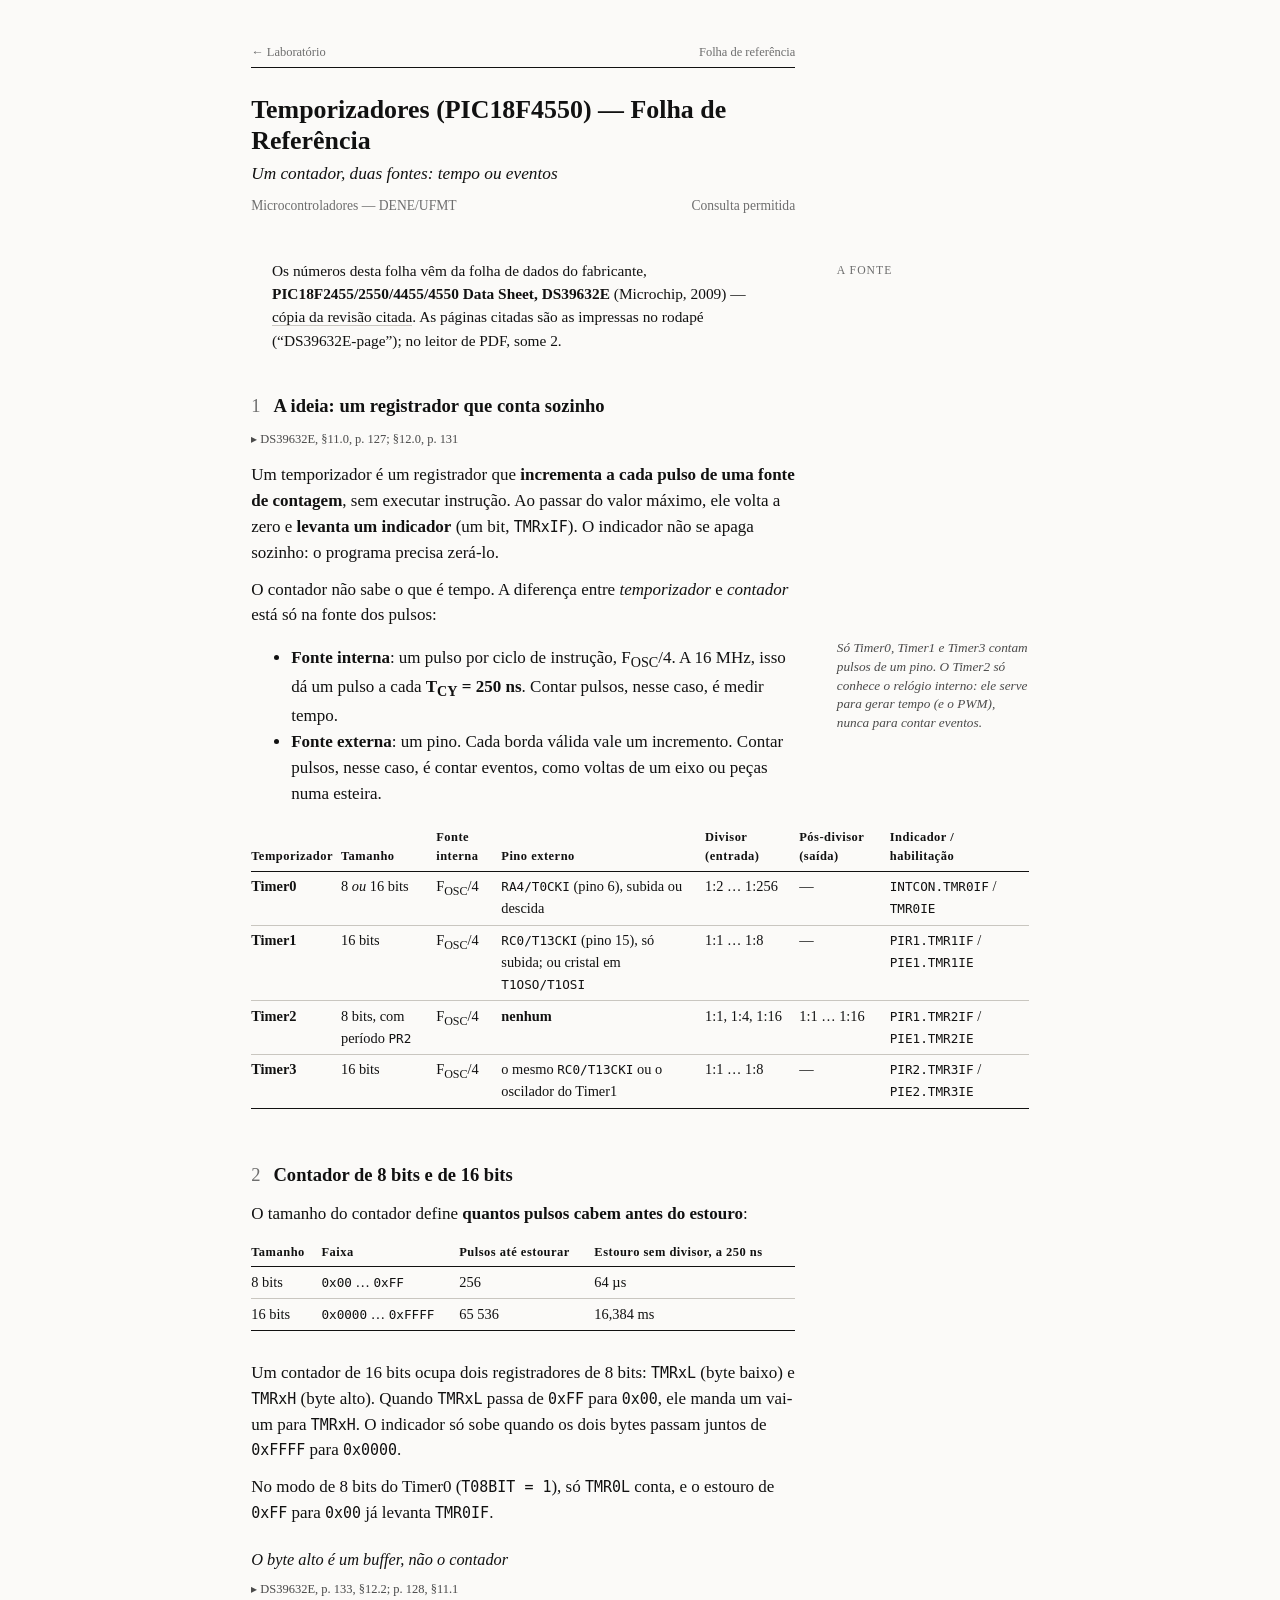
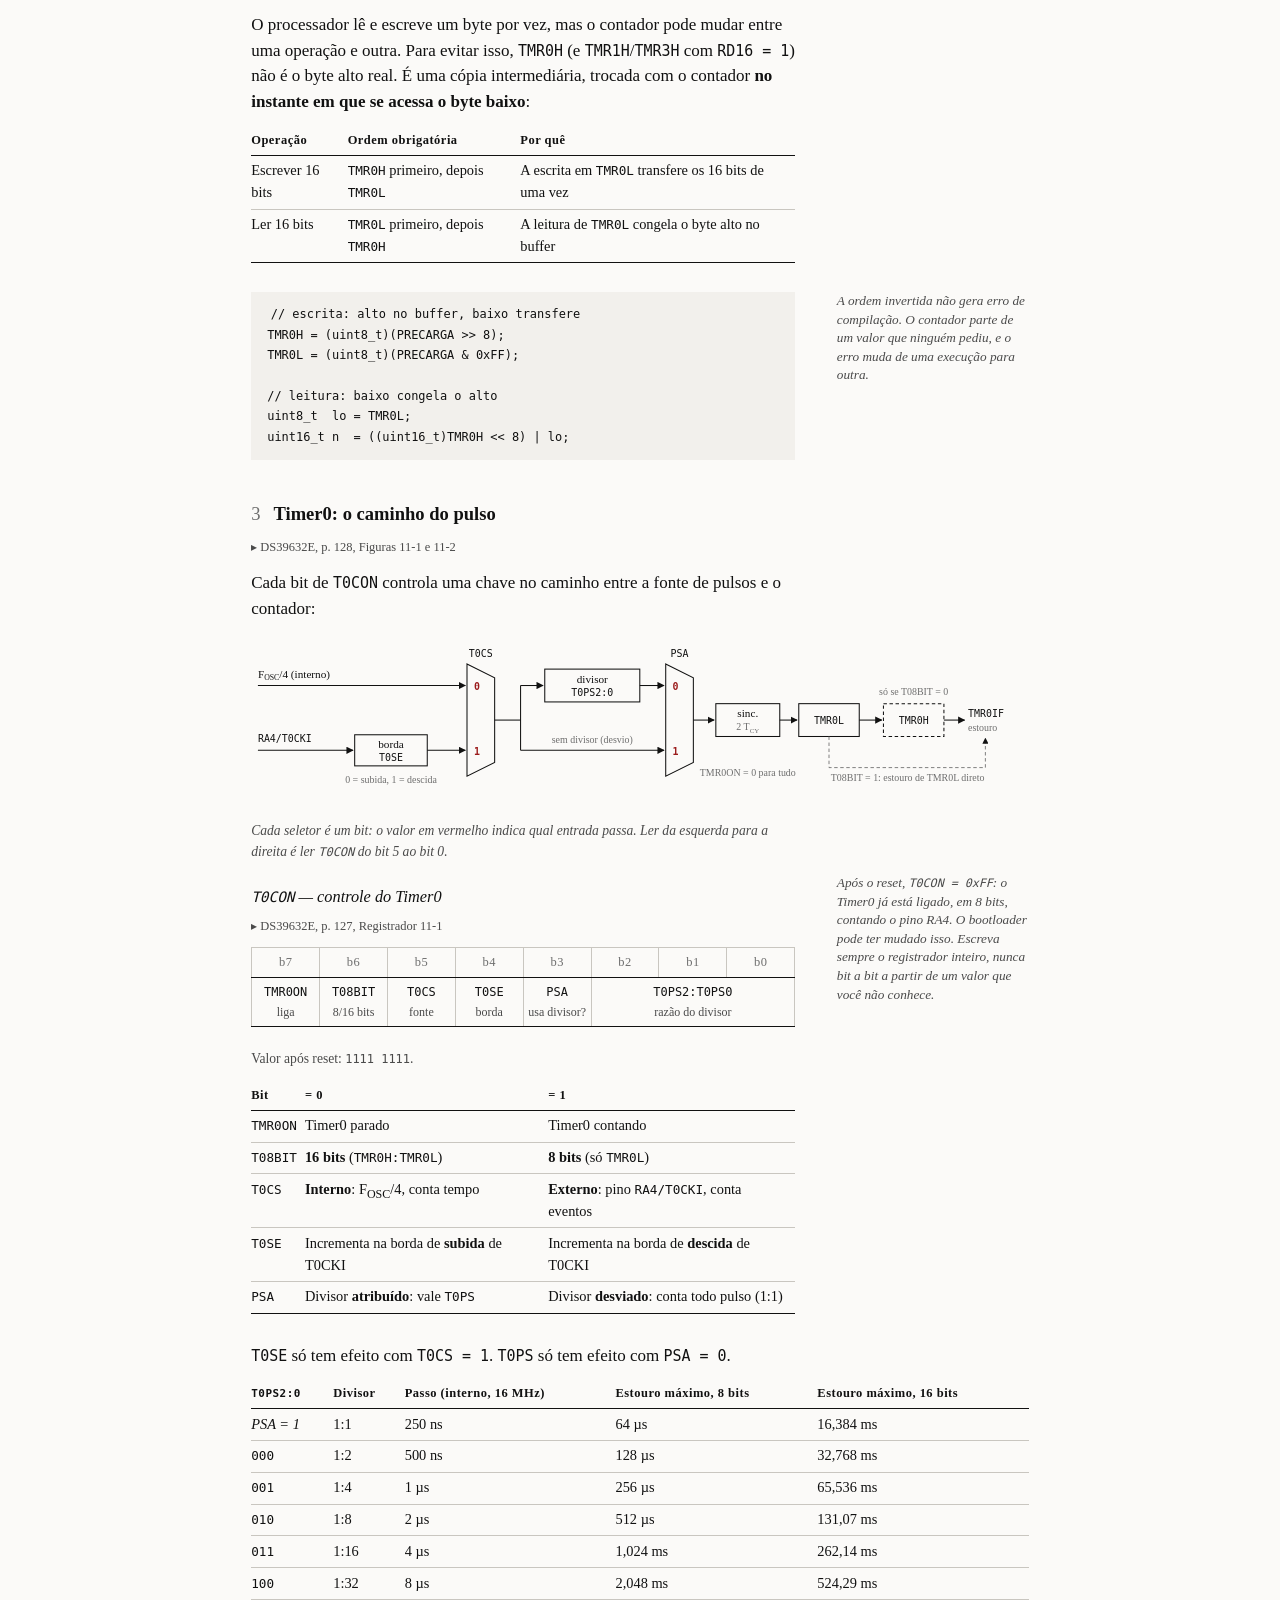
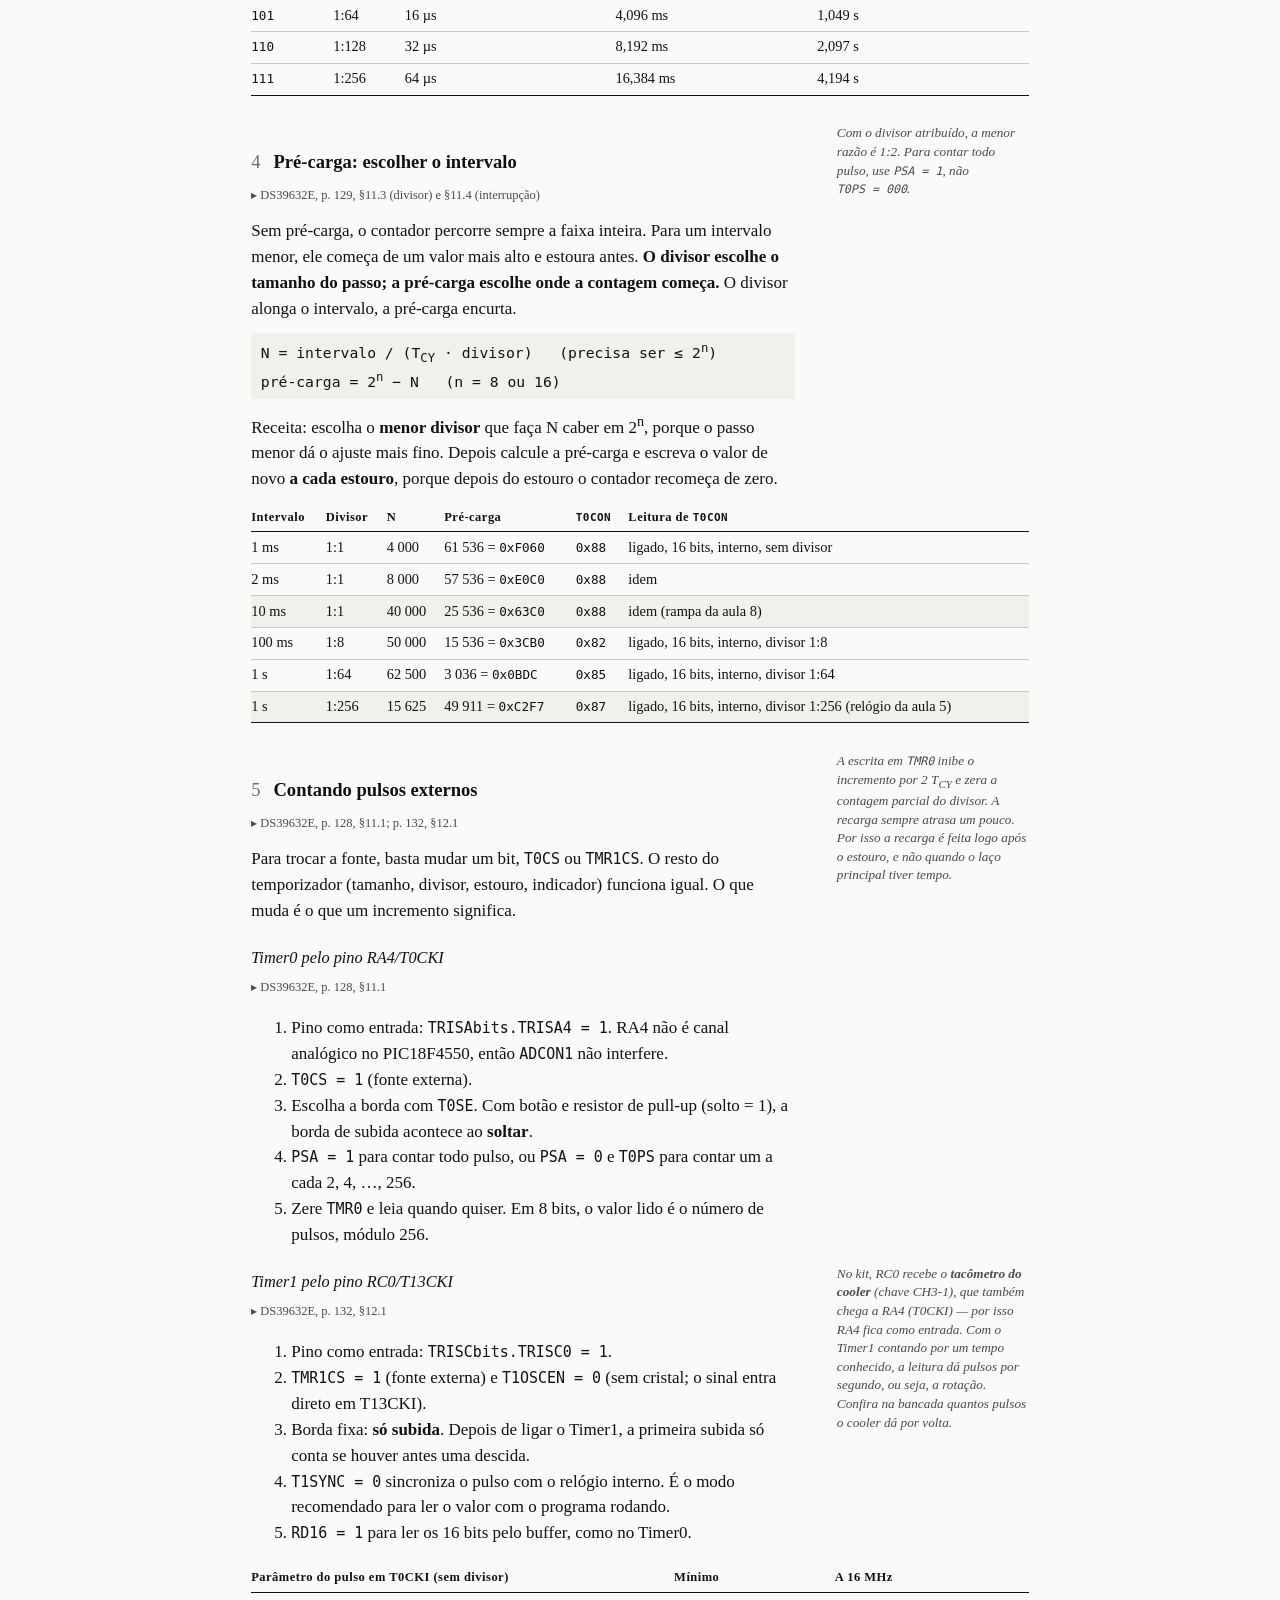
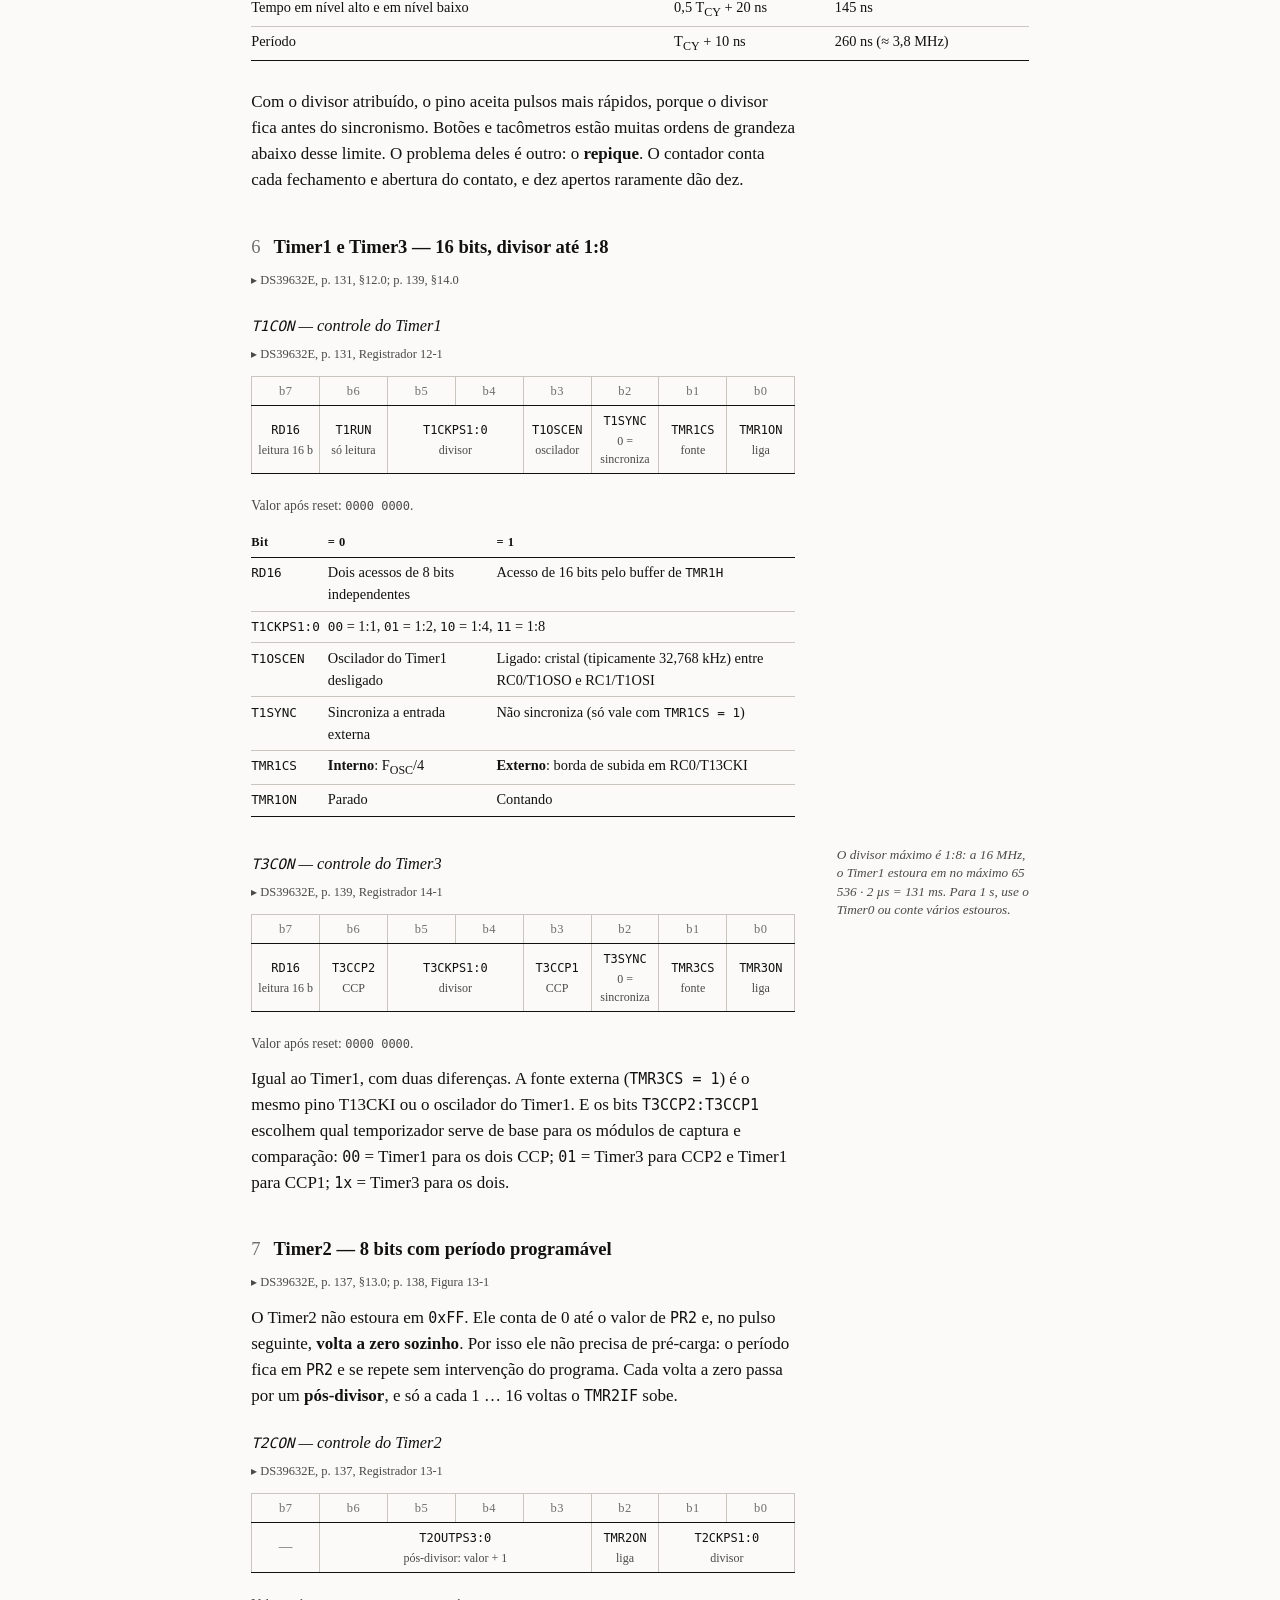
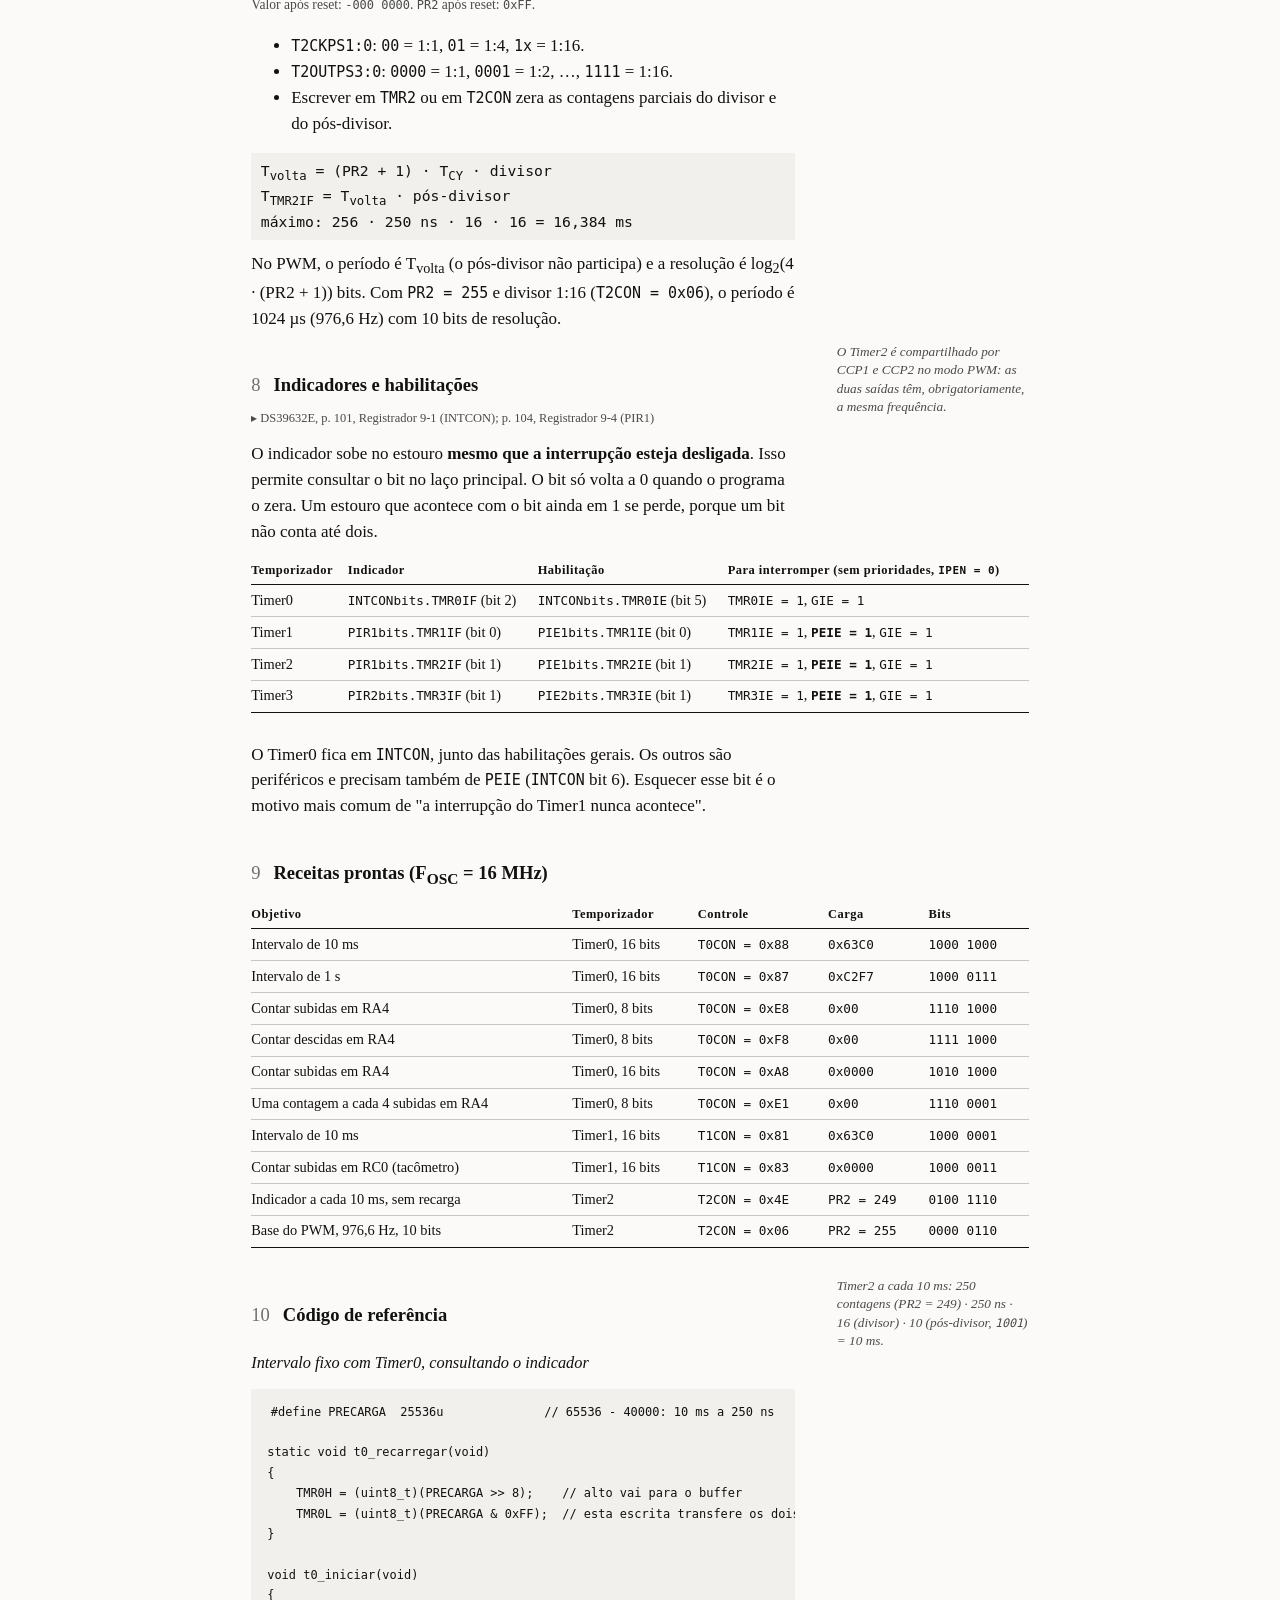
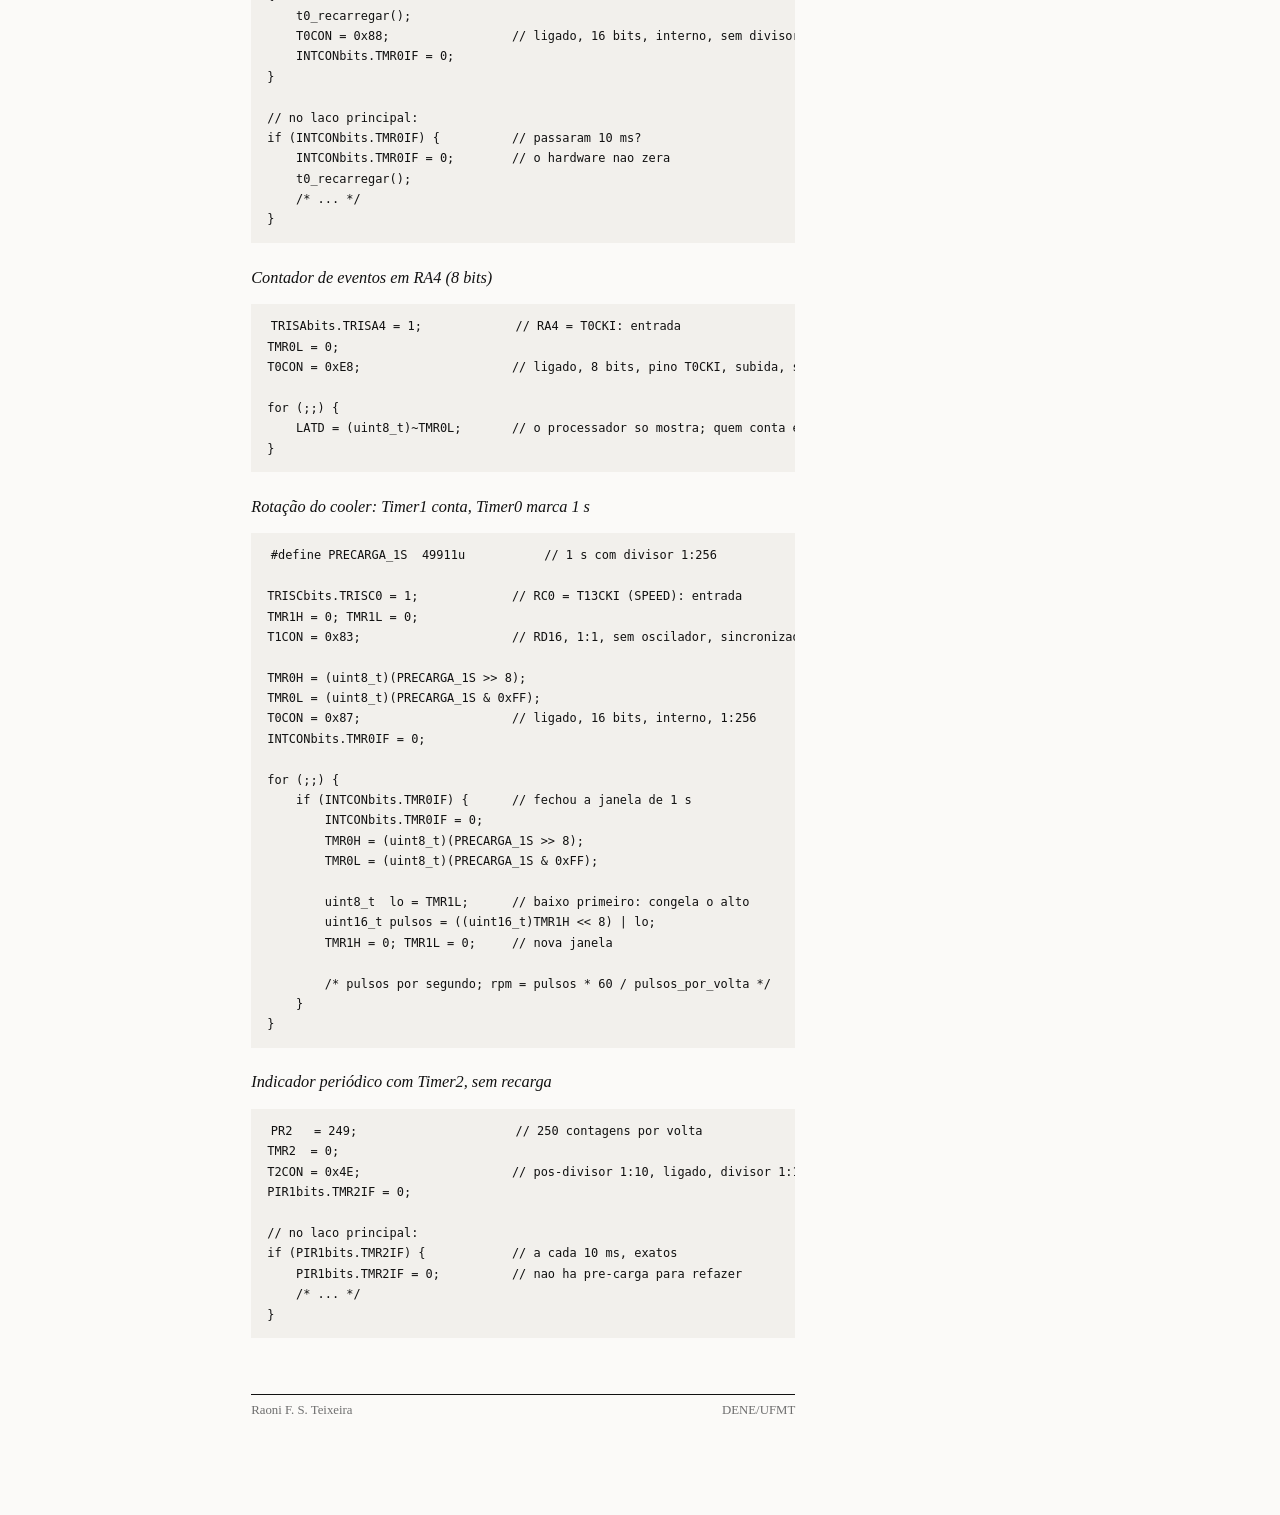
<file: labs/timers-referencia.html>
<!DOCTYPE html>
<html lang="pt-BR">
<head>
<meta charset="UTF-8">
<meta name="viewport" content="width=device-width, initial-scale=1.0">
<title>Temporizadores (PIC18F4550) — Folha de Referência</title>
<link rel="stylesheet" href="../estilo.css">
<style>
  /* Folha de consulta: densa, tipografia precisa, ideal para tela e impressão. */
  .ref table { border-collapse: collapse; width: 100%; font-size: 0.9rem; margin-bottom: 0.8rem; }
  .ref table th { text-align: left; font-weight: 700; font-size: 0.78rem; vertical-align: bottom;
                  letter-spacing: 0.04em; border-bottom: 1px solid var(--tinta); padding: 0.3rem 0.5rem 0.3rem 0; }
  .ref table td { border-bottom: 1px solid var(--regra); padding: 0.28rem 0.5rem 0.28rem 0; vertical-align: top; }
  .ref table tr:last-child td { border-bottom: 1px solid var(--tinta); }
  .ref code:not(pre code) { background: none; padding: 0; font-size: 0.88em; white-space: nowrap; }
  .num { font-variant-numeric: tabular-nums; white-space: nowrap; }
  .tabela-rolavel { overflow-x: auto; margin-bottom: 1rem; }
  .formula { font-family: var(--mono); font-size: 0.92rem; background: var(--papel-2); padding: 0.4rem 0.6rem; }
  pre { background: var(--papel-2); padding: 0.8rem 1rem; overflow-x: auto; font-size: 0.85rem; line-height: 1.5; }
  .linha-destaque { background-color: var(--papel-2); }

  /* Tabelas e figuras largas ocupam também a coluna de notas. */
  .larga table { min-width: 36rem; }
  @media (min-width: 58rem) {
    .larga { width: calc(var(--col) + var(--mg-dx) + var(--mg-larg)); }
  }

  /* Diagrama de registrador: oito células de largura igual, com filete. */
  .ref table.registrador { table-layout: fixed; font-size: 0.85rem; }
  .ref table.registrador th, .ref table.registrador td {
    text-align: center; vertical-align: middle; padding: 0.3rem 0.2rem; border: 1px solid var(--regra); }
  .ref table.registrador th { border-bottom-color: var(--tinta); color: var(--cinza-c); font-weight: 500; }
  .ref table.registrador td { border-bottom: 1px solid var(--tinta); }
  .registrador .nada { color: var(--cinza-c); }
  .registrador small { display: block; font-size: 0.75rem; color: var(--cinza); }
  .reinicio { font-size: 0.85rem; color: var(--cinza); margin-top: -0.4rem; }

  /* Diagrama de blocos do Timer0 */
  .diagrama { overflow-x: auto; margin: 1rem 0 1.2rem; }
  .diagrama svg { display: block; width: 100%; min-width: 40rem; height: auto; }
  .diagrama .tr { stroke: var(--tinta); stroke-width: 1.2; fill: none; }
  .diagrama .cx { stroke: var(--tinta); stroke-width: 1.2; fill: var(--papel); }
  .diagrama .cx2 { stroke: var(--tinta); stroke-width: 1.2; fill: var(--papel); stroke-dasharray: 4 3; }
  .diagrama .pont { stroke: var(--cinza-c); stroke-width: 1; fill: none; stroke-dasharray: 4 3; }
  .diagrama .seta { fill: var(--tinta); }
  .diagrama text { fill: var(--tinta); font-family: var(--serifa); font-size: 13px; }
  .diagrama text.m { font-family: var(--mono); font-size: 11.5px; }
  .diagrama text.c { fill: var(--cinza-c); font-size: 11.5px; }
  .diagrama text.v { fill: var(--vermelho); font-family: var(--mono); font-size: 11.5px; font-weight: 700; }
  .legenda { font-size: 0.85rem; font-style: italic; color: var(--cinza); margin-top: 0.3rem; }

  @media print {
    .pagina { padding-top: 0; }
    .pagina > main { max-width: none; }
    .larga { width: auto; }
    h2 { margin-top: 1rem; }
    pre, table, .diagrama { break-inside: avoid; }
    .naoimprime { display: none; }
  }
  .ds { font-size: 0.78rem; color: var(--cinza); white-space: nowrap; }
  .ds::before { content: "▸ "; }
  p.fonte { margin: -0.3rem 0 0.6rem; }
</style>
</head>
<body>
<div class="pagina ref">

  <header>
    <p class="corrente naoimprime"><a href="./index.html">← Laboratório</a><span>Folha de referência</span></p>
    <h1>Temporizadores (PIC18F4550) — Folha de Referência</h1>
    <p class="subtitulo">Um contador, duas fontes: tempo ou eventos</p>
    <p class="filiacao"><span>Microcontroladores — DENE/UFMT</span><span>Consulta permitida</span></p>
  </header>

  <main>

    <section>
      <p class="passagem">
        <span class="rotulo">A fonte</span>
        Os números desta folha vêm da folha de dados do fabricante, <strong>PIC18F2455/2550/4455/4550 Data Sheet, DS39632E</strong> (Microchip, 2009) — <a href="../2027-1/pdf/39632e.pdf" target="_blank">cópia da revisão citada</a>. As páginas citadas são as impressas no rodapé (“DS39632E-page”); no leitor de PDF, some 2.
      </p>
    </section>

    <section>
      <h2>A ideia: um registrador que conta sozinho</h2>
      <p class="fonte"><span class="ds">DS39632E, §11.0, p. 127; §12.0, p. 131</span></p>
      <p>Um temporizador é um registrador que <strong>incrementa a cada pulso de uma fonte de contagem</strong>, sem executar instrução. Ao passar do valor máximo, ele volta a zero e <strong>levanta um indicador</strong> (um bit, <code>TMRxIF</code>). O indicador não se apaga sozinho: o programa precisa zerá-lo.</p>
      <p>O contador não sabe o que é tempo. A diferença entre <em>temporizador</em> e <em>contador</em> está só na fonte dos pulsos:</p>
      <p class="margem">Só Timer0, Timer1 e Timer3 contam pulsos de um pino. O Timer2 só conhece o relógio interno: ele serve para gerar tempo (e o PWM), nunca para contar eventos.</p>
      <ul>
        <li><strong>Fonte interna</strong>: um pulso por ciclo de instrução, F<sub>OSC</sub>/4. A 16 MHz, isso dá um pulso a cada <strong>T<sub>CY</sub> = 250 ns</strong>. Contar pulsos, nesse caso, é medir tempo.</li>
        <li><strong>Fonte externa</strong>: um pino. Cada borda válida vale um incremento. Contar pulsos, nesse caso, é contar eventos, como voltas de um eixo ou peças numa esteira.</li>
      </ul>

      <div class="tabela-rolavel larga">
      <table>
        <thead>
          <tr>
            <th>Temporizador</th>
            <th>Tamanho</th>
            <th>Fonte interna</th>
            <th>Pino externo</th>
            <th>Divisor (entrada)</th>
            <th>Pós-divisor (saída)</th>
            <th>Indicador / habilitação</th>
          </tr>
        </thead>
        <tbody>
          <tr>
            <td><strong>Timer0</strong></td>
            <td>8 <em>ou</em> 16 bits</td>
            <td>F<sub>OSC</sub>/4</td>
            <td><code>RA4/T0CKI</code> (pino 6), subida ou descida</td>
            <td class="num">1:2 … 1:256</td>
            <td>—</td>
            <td><code>INTCON.TMR0IF</code> / <code>TMR0IE</code></td>
          </tr>
          <tr>
            <td><strong>Timer1</strong></td>
            <td>16 bits</td>
            <td>F<sub>OSC</sub>/4</td>
            <td><code>RC0/T13CKI</code> (pino 15), só subida; ou cristal em <code>T1OSO/T1OSI</code></td>
            <td class="num">1:1 … 1:8</td>
            <td>—</td>
            <td><code>PIR1.TMR1IF</code> / <code>PIE1.TMR1IE</code></td>
          </tr>
          <tr>
            <td><strong>Timer2</strong></td>
            <td>8 bits, com período <code>PR2</code></td>
            <td>F<sub>OSC</sub>/4</td>
            <td><strong>nenhum</strong></td>
            <td class="num">1:1, 1:4, 1:16</td>
            <td class="num">1:1 … 1:16</td>
            <td><code>PIR1.TMR2IF</code> / <code>PIE1.TMR2IE</code></td>
          </tr>
          <tr>
            <td><strong>Timer3</strong></td>
            <td>16 bits</td>
            <td>F<sub>OSC</sub>/4</td>
            <td>o mesmo <code>RC0/T13CKI</code> ou o oscilador do Timer1</td>
            <td class="num">1:1 … 1:8</td>
            <td>—</td>
            <td><code>PIR2.TMR3IF</code> / <code>PIE2.TMR3IE</code></td>
          </tr>
        </tbody>
      </table>
      </div>
    </section>

    <section>
      <h2>Contador de 8 bits e de 16 bits</h2>
      <p>O tamanho do contador define <strong>quantos pulsos cabem antes do estouro</strong>:</p>
      <div class="tabela-rolavel">
      <table>
        <thead><tr><th>Tamanho</th><th>Faixa</th><th>Pulsos até estourar</th><th>Estouro sem divisor, a 250 ns</th></tr></thead>
        <tbody>
          <tr><td>8 bits</td><td class="num"><code>0x00</code> … <code>0xFF</code></td><td class="num">256</td><td class="num">64 µs</td></tr>
          <tr><td>16 bits</td><td class="num"><code>0x0000</code> … <code>0xFFFF</code></td><td class="num">65 536</td><td class="num">16,384 ms</td></tr>
        </tbody>
      </table>
      </div>
      <p>Um contador de 16 bits ocupa dois registradores de 8 bits: <code>TMRxL</code> (byte baixo) e <code>TMRxH</code> (byte alto). Quando <code>TMRxL</code> passa de <code>0xFF</code> para <code>0x00</code>, ele manda um vai-um para <code>TMRxH</code>. O indicador só sobe quando os dois bytes passam juntos de <code>0xFFFF</code> para <code>0x0000</code>.</p>
      <p>No modo de 8 bits do Timer0 (<code>T08BIT = 1</code>), só <code>TMR0L</code> conta, e o estouro de <code>0xFF</code> para <code>0x00</code> já levanta <code>TMR0IF</code>.</p>

      <h3>O byte alto é um buffer, não o contador</h3>
      <p class="fonte"><span class="ds">DS39632E, p. 133, §12.2; p. 128, §11.1</span></p>
      <p>O processador lê e escreve um byte por vez, mas o contador pode mudar entre uma operação e outra. Para evitar isso, <code>TMR0H</code> (e <code>TMR1H</code>/<code>TMR3H</code> com <code>RD16 = 1</code>) não é o byte alto real. É uma cópia intermediária, trocada com o contador <strong>no instante em que se acessa o byte baixo</strong>:</p>
      <div class="tabela-rolavel">
      <table>
        <thead><tr><th>Operação</th><th>Ordem obrigatória</th><th>Por quê</th></tr></thead>
        <tbody>
          <tr><td>Escrever 16 bits</td><td><code>TMR0H</code> primeiro, depois <code>TMR0L</code></td><td>A escrita em <code>TMR0L</code> transfere os 16 bits de uma vez</td></tr>
          <tr><td>Ler 16 bits</td><td><code>TMR0L</code> primeiro, depois <code>TMR0H</code></td><td>A leitura de <code>TMR0L</code> congela o byte alto no buffer</td></tr>
        </tbody>
      </table>
      </div>
      <p class="margem">A ordem invertida não gera erro de compilação. O contador parte de um valor que ninguém pediu, e o erro muda de uma execução para outra.</p>
      <pre><code>// escrita: alto no buffer, baixo transfere
TMR0H = (uint8_t)(PRECARGA &gt;&gt; 8);
TMR0L = (uint8_t)(PRECARGA &amp; 0xFF);

// leitura: baixo congela o alto
uint8_t  lo = TMR0L;
uint16_t n  = ((uint16_t)TMR0H &lt;&lt; 8) | lo;</code></pre>
    </section>

    <section>
      <h2>Timer0: o caminho do pulso</h2>
      <p class="fonte"><span class="ds">DS39632E, p. 128, Figuras 11-1 e 11-2</span></p>
      <p>Cada bit de <code>T0CON</code> controla uma chave no caminho entre a fonte de pulsos e o contador:</p>

      <div class="diagrama larga" role="img" aria-label="Diagrama de blocos do Timer0: a fonte interna ou o pino T0CKI passa pelo seletor T0CS, pelo divisor opcional selecionado por PSA, por uma sincronização de dois ciclos e chega a TMR0L e TMR0H; o estouro levanta TMR0IF.">
        <svg viewBox="0 0 900 190" xmlns="http://www.w3.org/2000/svg">
          <defs>
            <marker id="ponta" viewBox="0 0 10 10" refX="9" refY="5" markerWidth="7" markerHeight="7" orient="auto-start-reverse">
              <path d="M0,0 L10,5 L0,10 z" class="seta"/>
            </marker>
          </defs>

          <!-- fontes -->
          <text x="8" y="46">F<tspan font-size="9" dy="3">OSC</tspan><tspan dy="-3">/4 (interno)</tspan></text>
          <line x1="8" y1="55" x2="248" y2="55" class="tr" marker-end="url(#ponta)"/>

          <text x="8" y="120" class="m">RA4/T0CKI</text>
          <line x1="8" y1="130" x2="118" y2="130" class="tr" marker-end="url(#ponta)"/>
          <rect x="120" y="112" width="84" height="36" class="cx"/>
          <text x="162" y="127" text-anchor="middle">borda</text>
          <text x="162" y="142" text-anchor="middle" class="m">T0SE</text>
          <line x1="204" y1="130" x2="248" y2="130" class="tr" marker-end="url(#ponta)"/>
          <text x="162" y="168" text-anchor="middle" class="c">0 = subida, 1 = descida</text>

          <!-- mux T0CS -->
          <polygon points="250,30 282,46 282,144 250,160" class="cx"/>
          <text x="258" y="60" class="v">0</text>
          <text x="258" y="135" class="v">1</text>
          <text x="266" y="22" text-anchor="middle" class="m">T0CS</text>
          <line x1="282" y1="95" x2="312" y2="95" class="tr"/>

          <!-- divisor ou desvio -->
          <line x1="312" y1="55" x2="312" y2="130" class="tr"/>
          <line x1="312" y1="55" x2="338" y2="55" class="tr" marker-end="url(#ponta)"/>
          <rect x="340" y="36" width="110" height="38" class="cx"/>
          <text x="395" y="52" text-anchor="middle">divisor</text>
          <text x="395" y="67" text-anchor="middle" class="m">T0PS2:0</text>
          <line x1="450" y1="55" x2="478" y2="55" class="tr" marker-end="url(#ponta)"/>
          <line x1="312" y1="130" x2="478" y2="130" class="tr" marker-end="url(#ponta)"/>
          <text x="395" y="122" text-anchor="middle" class="c">sem divisor (desvio)</text>

          <!-- mux PSA -->
          <polygon points="480,30 512,46 512,144 480,160" class="cx"/>
          <text x="488" y="60" class="v">0</text>
          <text x="488" y="135" class="v">1</text>
          <text x="496" y="22" text-anchor="middle" class="m">PSA</text>
          <line x1="512" y1="95" x2="536" y2="95" class="tr" marker-end="url(#ponta)"/>

          <!-- sincronismo -->
          <rect x="538" y="76" width="74" height="38" class="cx"/>
          <text x="575" y="92" text-anchor="middle">sinc.</text>
          <text x="575" y="107" text-anchor="middle" class="c">2 T<tspan font-size="8" dy="3">CY</tspan></text>
          <line x1="612" y1="95" x2="632" y2="95" class="tr" marker-end="url(#ponta)"/>

          <!-- contador -->
          <rect x="634" y="76" width="70" height="38" class="cx"/>
          <text x="669" y="100" text-anchor="middle" class="m">TMR0L</text>
          <line x1="704" y1="95" x2="730" y2="95" class="tr" marker-end="url(#ponta)"/>
          <rect x="732" y="76" width="70" height="38" class="cx2"/>
          <text x="767" y="100" text-anchor="middle" class="m">TMR0H</text>
          <text x="767" y="66" text-anchor="middle" class="c">só se T08BIT = 0</text>
          <line x1="802" y1="95" x2="826" y2="95" class="tr" marker-end="url(#ponta)"/>
          <text x="830" y="92" class="m">TMR0IF</text>
          <text x="830" y="108" class="c">estouro</text>

          <!-- estouro direto em 8 bits -->
          <path d="M669,114 V150 H850 V116" class="pont" marker-end="url(#ponta)"/>
          <text x="760" y="166" text-anchor="middle" class="c">T08BIT = 1: estouro de TMR0L direto</text>

          <!-- liga/desliga -->
          <text x="575" y="160" text-anchor="middle" class="c">TMR0ON = 0 para tudo</text>
        </svg>
      </div>
      <p class="legenda">Cada seletor é um bit: o valor em vermelho indica qual entrada passa. Ler da esquerda para a direita é ler <code>T0CON</code> do bit 5 ao bit 0.</p>

      <p class="margem">Após o reset, <code>T0CON = 0xFF</code>: o Timer0 já está <em>ligado</em>, em 8 bits, contando o pino RA4. O bootloader pode ter mudado isso. Escreva sempre o registrador inteiro, nunca bit a bit a partir de um valor que você não conhece.</p>
      <h3><code>T0CON</code> — controle do Timer0</h3>
      <p class="fonte"><span class="ds">DS39632E, p. 127, Registrador 11-1</span></p>
      <div class="tabela-rolavel">
      <table class="registrador">
        <thead><tr><th>b7</th><th>b6</th><th>b5</th><th>b4</th><th>b3</th><th>b2</th><th>b1</th><th>b0</th></tr></thead>
        <tbody>
          <tr>
            <td><code>TMR0ON</code><small>liga</small></td>
            <td><code>T08BIT</code><small>8/16 bits</small></td>
            <td><code>T0CS</code><small>fonte</small></td>
            <td><code>T0SE</code><small>borda</small></td>
            <td><code>PSA</code><small>usa divisor?</small></td>
            <td colspan="3"><code>T0PS2:T0PS0</code><small>razão do divisor</small></td>
          </tr>
        </tbody>
      </table>
      </div>
      <p class="reinicio">Valor após reset: <code>1111 1111</code>.</p>
      <div class="tabela-rolavel">
      <table>
        <thead><tr><th>Bit</th><th class="num">= 0</th><th class="num">= 1</th></tr></thead>
        <tbody>
          <tr><td><code>TMR0ON</code></td><td>Timer0 parado</td><td>Timer0 contando</td></tr>
          <tr><td><code>T08BIT</code></td><td><strong>16 bits</strong> (<code>TMR0H:TMR0L</code>)</td><td><strong>8 bits</strong> (só <code>TMR0L</code>)</td></tr>
          <tr><td><code>T0CS</code></td><td><strong>Interno</strong>: F<sub>OSC</sub>/4, conta tempo</td><td><strong>Externo</strong>: pino <code>RA4/T0CKI</code>, conta eventos</td></tr>
          <tr><td><code>T0SE</code></td><td>Incrementa na borda de <strong>subida</strong> de T0CKI</td><td>Incrementa na borda de <strong>descida</strong> de T0CKI</td></tr>
          <tr><td><code>PSA</code></td><td>Divisor <strong>atribuído</strong>: vale <code>T0PS</code></td><td>Divisor <strong>desviado</strong>: conta todo pulso (1:1)</td></tr>
        </tbody>
      </table>
      </div>
      <p><code>T0SE</code> só tem efeito com <code>T0CS = 1</code>. <code>T0PS</code> só tem efeito com <code>PSA = 0</code>.</p>

      <div class="tabela-rolavel larga">
      <table>
        <thead>
          <tr>
            <th><code>T0PS2:0</code></th>
            <th class="num">Divisor</th>
            <th class="num">Passo (interno, 16 MHz)</th>
            <th class="num">Estouro máximo, 8 bits</th>
            <th class="num">Estouro máximo, 16 bits</th>
          </tr>
        </thead>
        <tbody>
          <tr><td><em>PSA = 1</em></td><td class="num">1:1</td><td class="num">250 ns</td><td class="num">64 µs</td><td class="num">16,384 ms</td></tr>
          <tr><td><code>000</code></td><td class="num">1:2</td><td class="num">500 ns</td><td class="num">128 µs</td><td class="num">32,768 ms</td></tr>
          <tr><td><code>001</code></td><td class="num">1:4</td><td class="num">1 µs</td><td class="num">256 µs</td><td class="num">65,536 ms</td></tr>
          <tr><td><code>010</code></td><td class="num">1:8</td><td class="num">2 µs</td><td class="num">512 µs</td><td class="num">131,07 ms</td></tr>
          <tr><td><code>011</code></td><td class="num">1:16</td><td class="num">4 µs</td><td class="num">1,024 ms</td><td class="num">262,14 ms</td></tr>
          <tr><td><code>100</code></td><td class="num">1:32</td><td class="num">8 µs</td><td class="num">2,048 ms</td><td class="num">524,29 ms</td></tr>
          <tr><td><code>101</code></td><td class="num">1:64</td><td class="num">16 µs</td><td class="num">4,096 ms</td><td class="num">1,049 s</td></tr>
          <tr><td><code>110</code></td><td class="num">1:128</td><td class="num">32 µs</td><td class="num">8,192 ms</td><td class="num">2,097 s</td></tr>
          <tr><td><code>111</code></td><td class="num">1:256</td><td class="num">64 µs</td><td class="num">16,384 ms</td><td class="num">4,194 s</td></tr>
        </tbody>
      </table>
      </div>
      <p class="margem">Com o divisor atribuído, a menor razão é 1:2. Para contar todo pulso, use <code>PSA = 1</code>, não <code>T0PS = 000</code>.</p>
    </section>

    <section>
      <h2>Pré-carga: escolher o intervalo</h2>
      <p class="fonte"><span class="ds">DS39632E, p. 129, §11.3 (divisor) e §11.4 (interrupção)</span></p>
      <p>Sem pré-carga, o contador percorre sempre a faixa inteira. Para um intervalo menor, ele começa de um valor mais alto e estoura antes. <strong>O divisor escolhe o tamanho do passo; a pré-carga escolhe onde a contagem começa.</strong> O divisor alonga o intervalo, a pré-carga encurta.</p>
      <p class="formula">N = intervalo / (T<sub>CY</sub> · divisor)&nbsp;&nbsp;&nbsp;(precisa ser ≤ 2<sup>n</sup>)<br>pré-carga = 2<sup>n</sup> − N&nbsp;&nbsp;&nbsp;(n = 8 ou 16)</p>
      <p>Receita: escolha o <strong>menor divisor</strong> que faça N caber em 2<sup>n</sup>, porque o passo menor dá o ajuste mais fino. Depois calcule a pré-carga e escreva o valor de novo <strong>a cada estouro</strong>, porque depois do estouro o contador recomeça de zero.</p>

      <div class="tabela-rolavel larga">
      <table>
        <thead>
          <tr><th>Intervalo</th><th class="num">Divisor</th><th class="num">N</th><th class="num">Pré-carga</th><th class="num"><code>T0CON</code></th><th>Leitura de <code>T0CON</code></th></tr>
        </thead>
        <tbody>
          <tr><td>1 ms</td><td class="num">1:1</td><td class="num">4 000</td><td class="num">61 536 = <code>0xF060</code></td><td class="num"><code>0x88</code></td><td>ligado, 16 bits, interno, sem divisor</td></tr>
          <tr><td>2 ms</td><td class="num">1:1</td><td class="num">8 000</td><td class="num">57 536 = <code>0xE0C0</code></td><td class="num"><code>0x88</code></td><td>idem</td></tr>
          <tr class="linha-destaque"><td>10 ms</td><td class="num">1:1</td><td class="num">40 000</td><td class="num">25 536 = <code>0x63C0</code></td><td class="num"><code>0x88</code></td><td>idem (rampa da aula 8)</td></tr>
          <tr><td>100 ms</td><td class="num">1:8</td><td class="num">50 000</td><td class="num">15 536 = <code>0x3CB0</code></td><td class="num"><code>0x82</code></td><td>ligado, 16 bits, interno, divisor 1:8</td></tr>
          <tr><td>1 s</td><td class="num">1:64</td><td class="num">62 500</td><td class="num">3 036 = <code>0x0BDC</code></td><td class="num"><code>0x85</code></td><td>ligado, 16 bits, interno, divisor 1:64</td></tr>
          <tr class="linha-destaque"><td>1 s</td><td class="num">1:256</td><td class="num">15 625</td><td class="num">49 911 = <code>0xC2F7</code></td><td class="num"><code>0x87</code></td><td>ligado, 16 bits, interno, divisor 1:256 (relógio da aula 5)</td></tr>
        </tbody>
      </table>
      </div>
      <p class="margem">A escrita em <code>TMR0</code> inibe o incremento por 2 T<sub>CY</sub> e zera a contagem parcial do divisor. A recarga sempre atrasa um pouco. Por isso a recarga é feita logo após o estouro, e não quando o laço principal tiver tempo.</p>
    </section>

    <section>
      <h2>Contando pulsos externos</h2>
      <p class="fonte"><span class="ds">DS39632E, p. 128, §11.1; p. 132, §12.1</span></p>
      <p>Para trocar a fonte, basta mudar um bit, <code>T0CS</code> ou <code>TMR1CS</code>. O resto do temporizador (tamanho, divisor, estouro, indicador) funciona igual. O que muda é o que um incremento significa.</p>

      <h3>Timer0 pelo pino RA4/T0CKI</h3>
      <p class="fonte"><span class="ds">DS39632E, p. 128, §11.1</span></p>
      <ol>
        <li>Pino como entrada: <code>TRISAbits.TRISA4 = 1</code>. RA4 não é canal analógico no PIC18F4550, então <code>ADCON1</code> não interfere.</li>
        <li><code>T0CS = 1</code> (fonte externa).</li>
        <li>Escolha a borda com <code>T0SE</code>. Com botão e resistor de pull-up (solto = 1), a borda de subida acontece ao <strong>soltar</strong>.</li>
        <li><code>PSA = 1</code> para contar todo pulso, ou <code>PSA = 0</code> e <code>T0PS</code> para contar um a cada 2, 4, …, 256.</li>
        <li>Zere <code>TMR0</code> e leia quando quiser. Em 8 bits, o valor lido é o número de pulsos, módulo 256.</li>
      </ol>

      <p class="margem">No kit, RC0 recebe o <strong>tacômetro do cooler</strong> (chave CH3-1), que também chega a RA4 (T0CKI) — por isso RA4 fica como entrada. Com o Timer1 contando por um tempo conhecido, a leitura dá pulsos por segundo, ou seja, a rotação. Confira na bancada quantos pulsos o cooler dá por volta.</p>
      <h3>Timer1 pelo pino RC0/T13CKI</h3>
      <p class="fonte"><span class="ds">DS39632E, p. 132, §12.1</span></p>
      <ol>
        <li>Pino como entrada: <code>TRISCbits.TRISC0 = 1</code>.</li>
        <li><code>TMR1CS = 1</code> (fonte externa) e <code>T1OSCEN = 0</code> (sem cristal; o sinal entra direto em T13CKI).</li>
        <li>Borda fixa: <strong>só subida</strong>. Depois de ligar o Timer1, a primeira subida só conta se houver antes uma descida.</li>
        <li><code>T1SYNC = 0</code> sincroniza o pulso com o relógio interno. É o modo recomendado para ler o valor com o programa rodando.</li>
        <li><code>RD16 = 1</code> para ler os 16 bits pelo buffer, como no Timer0.</li>
      </ol>
      <div class="tabela-rolavel larga">
      <table>
        <thead><tr><th>Parâmetro do pulso em T0CKI (sem divisor)</th><th class="num">Mínimo</th><th class="num">A 16 MHz</th></tr></thead>
        <tbody>
          <tr><td>Tempo em nível alto e em nível baixo</td><td class="num">0,5 T<sub>CY</sub> + 20 ns</td><td class="num">145 ns</td></tr>
          <tr><td>Período</td><td class="num">T<sub>CY</sub> + 10 ns</td><td class="num">260 ns (≈ 3,8 MHz)</td></tr>
        </tbody>
      </table>
      </div>
      <p>Com o divisor atribuído, o pino aceita pulsos mais rápidos, porque o divisor fica antes do sincronismo. Botões e tacômetros estão muitas ordens de grandeza abaixo desse limite. O problema deles é outro: o <strong>repique</strong>. O contador conta cada fechamento e abertura do contato, e dez apertos raramente dão dez.</p>
    </section>

    <section>
      <h2>Timer1 e Timer3 — 16 bits, divisor até 1:8</h2>
      <p class="fonte"><span class="ds">DS39632E, p. 131, §12.0; p. 139, §14.0</span></p>

      <h3><code>T1CON</code> — controle do Timer1</h3>
      <p class="fonte"><span class="ds">DS39632E, p. 131, Registrador 12-1</span></p>
      <div class="tabela-rolavel">
      <table class="registrador">
        <thead><tr><th>b7</th><th>b6</th><th>b5</th><th>b4</th><th>b3</th><th>b2</th><th>b1</th><th>b0</th></tr></thead>
        <tbody>
          <tr>
            <td><code>RD16</code><small>leitura 16 b</small></td>
            <td><code>T1RUN</code><small>só leitura</small></td>
            <td colspan="2"><code>T1CKPS1:0</code><small>divisor</small></td>
            <td><code>T1OSCEN</code><small>oscilador</small></td>
            <td><code>T1SYNC</code><small>0 = sincroniza</small></td>
            <td><code>TMR1CS</code><small>fonte</small></td>
            <td><code>TMR1ON</code><small>liga</small></td>
          </tr>
        </tbody>
      </table>
      </div>
      <p class="reinicio">Valor após reset: <code>0000 0000</code>.</p>
      <div class="tabela-rolavel">
      <table>
        <thead><tr><th>Bit</th><th>= 0</th><th>= 1</th></tr></thead>
        <tbody>
          <tr><td><code>RD16</code></td><td>Dois acessos de 8 bits independentes</td><td>Acesso de 16 bits pelo buffer de <code>TMR1H</code></td></tr>
          <tr><td><code>T1CKPS1:0</code></td><td colspan="2"><code>00</code> = 1:1, <code>01</code> = 1:2, <code>10</code> = 1:4, <code>11</code> = 1:8</td></tr>
          <tr><td><code>T1OSCEN</code></td><td>Oscilador do Timer1 desligado</td><td>Ligado: cristal (tipicamente 32,768 kHz) entre RC0/T1OSO e RC1/T1OSI</td></tr>
          <tr><td><code>T1SYNC</code></td><td>Sincroniza a entrada externa</td><td>Não sincroniza (só vale com <code>TMR1CS = 1</code>)</td></tr>
          <tr><td><code>TMR1CS</code></td><td><strong>Interno</strong>: F<sub>OSC</sub>/4</td><td><strong>Externo</strong>: borda de subida em RC0/T13CKI</td></tr>
          <tr><td><code>TMR1ON</code></td><td>Parado</td><td>Contando</td></tr>
        </tbody>
      </table>
      </div>
      <p class="margem">O divisor máximo é 1:8: a 16 MHz, o Timer1 estoura em no máximo 65 536 · 2 µs = 131 ms. Para 1 s, use o Timer0 ou conte vários estouros.</p>

      <h3><code>T3CON</code> — controle do Timer3</h3>
      <p class="fonte"><span class="ds">DS39632E, p. 139, Registrador 14-1</span></p>
      <div class="tabela-rolavel">
      <table class="registrador">
        <thead><tr><th>b7</th><th>b6</th><th>b5</th><th>b4</th><th>b3</th><th>b2</th><th>b1</th><th>b0</th></tr></thead>
        <tbody>
          <tr>
            <td><code>RD16</code><small>leitura 16 b</small></td>
            <td><code>T3CCP2</code><small>CCP</small></td>
            <td colspan="2"><code>T3CKPS1:0</code><small>divisor</small></td>
            <td><code>T3CCP1</code><small>CCP</small></td>
            <td><code>T3SYNC</code><small>0 = sincroniza</small></td>
            <td><code>TMR3CS</code><small>fonte</small></td>
            <td><code>TMR3ON</code><small>liga</small></td>
          </tr>
        </tbody>
      </table>
      </div>
      <p class="reinicio">Valor após reset: <code>0000 0000</code>.</p>
      <p>Igual ao Timer1, com duas diferenças. A fonte externa (<code>TMR3CS = 1</code>) é o mesmo pino T13CKI ou o oscilador do Timer1. E os bits <code>T3CCP2:T3CCP1</code> escolhem qual temporizador serve de base para os módulos de captura e comparação: <code>00</code> = Timer1 para os dois CCP; <code>01</code> = Timer3 para CCP2 e Timer1 para CCP1; <code>1x</code> = Timer3 para os dois.</p>
    </section>

    <section>
      <h2>Timer2 — 8 bits com período programável</h2>
      <p class="fonte"><span class="ds">DS39632E, p. 137, §13.0; p. 138, Figura 13-1</span></p>
      <p>O Timer2 não estoura em <code>0xFF</code>. Ele conta de 0 até o valor de <code>PR2</code> e, no pulso seguinte, <strong>volta a zero sozinho</strong>. Por isso ele não precisa de pré-carga: o período fica em <code>PR2</code> e se repete sem intervenção do programa. Cada volta a zero passa por um <strong>pós-divisor</strong>, e só a cada 1 … 16 voltas o <code>TMR2IF</code> sobe.</p>

      <h3><code>T2CON</code> — controle do Timer2</h3>
      <p class="fonte"><span class="ds">DS39632E, p. 137, Registrador 13-1</span></p>
      <div class="tabela-rolavel">
      <table class="registrador">
        <thead><tr><th>b7</th><th>b6</th><th>b5</th><th>b4</th><th>b3</th><th>b2</th><th>b1</th><th>b0</th></tr></thead>
        <tbody>
          <tr>
            <td class="nada">—</td>
            <td colspan="4"><code>T2OUTPS3:0</code><small>pós-divisor: valor + 1</small></td>
            <td><code>TMR2ON</code><small>liga</small></td>
            <td colspan="2"><code>T2CKPS1:0</code><small>divisor</small></td>
          </tr>
        </tbody>
      </table>
      </div>
      <p class="reinicio">Valor após reset: <code>-000 0000</code>. <code>PR2</code> após reset: <code>0xFF</code>.</p>
      <ul>
        <li><code>T2CKPS1:0</code>: <code>00</code> = 1:1, <code>01</code> = 1:4, <code>1x</code> = 1:16.</li>
        <li><code>T2OUTPS3:0</code>: <code>0000</code> = 1:1, <code>0001</code> = 1:2, …, <code>1111</code> = 1:16.</li>
        <li>Escrever em <code>TMR2</code> ou em <code>T2CON</code> zera as contagens parciais do divisor e do pós-divisor.</li>
      </ul>
      <p class="formula">T<sub>volta</sub> = (PR2 + 1) · T<sub>CY</sub> · divisor<br>T<sub>TMR2IF</sub> = T<sub>volta</sub> · pós-divisor<br>máximo: 256 · 250 ns · 16 · 16 = 16,384 ms</p>
      <p>No PWM, o período é T<sub>volta</sub> (o pós-divisor não participa) e a resolução é log<sub>2</sub>(4 · (PR2 + 1)) bits. Com <code>PR2 = 255</code> e divisor 1:16 (<code>T2CON = 0x06</code>), o período é 1024 µs (976,6 Hz) com 10 bits de resolução.</p>
      <p class="margem">O Timer2 é compartilhado por CCP1 e CCP2 no modo PWM: as duas saídas têm, obrigatoriamente, a mesma frequência.</p>
    </section>

    <section>
      <h2>Indicadores e habilitações</h2>
      <p class="fonte"><span class="ds">DS39632E, p. 101, Registrador 9-1 (INTCON); p. 104, Registrador 9-4 (PIR1)</span></p>
      <p>O indicador sobe no estouro <strong>mesmo que a interrupção esteja desligada</strong>. Isso permite consultar o bit no laço principal. O bit só volta a 0 quando o programa o zera. Um estouro que acontece com o bit ainda em 1 se perde, porque um bit não conta até dois.</p>
      <div class="tabela-rolavel larga">
      <table>
        <thead><tr><th>Temporizador</th><th>Indicador</th><th>Habilitação</th><th>Para interromper (sem prioridades, <code>IPEN = 0</code>)</th></tr></thead>
        <tbody>
          <tr><td>Timer0</td><td><code>INTCONbits.TMR0IF</code> (bit 2)</td><td><code>INTCONbits.TMR0IE</code> (bit 5)</td><td><code>TMR0IE = 1</code>, <code>GIE = 1</code></td></tr>
          <tr><td>Timer1</td><td><code>PIR1bits.TMR1IF</code> (bit 0)</td><td><code>PIE1bits.TMR1IE</code> (bit 0)</td><td><code>TMR1IE = 1</code>, <strong><code>PEIE = 1</code></strong>, <code>GIE = 1</code></td></tr>
          <tr><td>Timer2</td><td><code>PIR1bits.TMR2IF</code> (bit 1)</td><td><code>PIE1bits.TMR2IE</code> (bit 1)</td><td><code>TMR2IE = 1</code>, <strong><code>PEIE = 1</code></strong>, <code>GIE = 1</code></td></tr>
          <tr><td>Timer3</td><td><code>PIR2bits.TMR3IF</code> (bit 1)</td><td><code>PIE2bits.TMR3IE</code> (bit 1)</td><td><code>TMR3IE = 1</code>, <strong><code>PEIE = 1</code></strong>, <code>GIE = 1</code></td></tr>
        </tbody>
      </table>
      </div>
      <p>O Timer0 fica em <code>INTCON</code>, junto das habilitações gerais. Os outros são periféricos e precisam também de <code>PEIE</code> (<code>INTCON</code> bit 6). Esquecer esse bit é o motivo mais comum de "a interrupção do Timer1 nunca acontece".</p>
    </section>

    <section>
      <h2>Receitas prontas (F<sub>OSC</sub> = 16 MHz)</h2>
      <div class="tabela-rolavel larga">
      <table>
        <thead><tr><th>Objetivo</th><th>Temporizador</th><th class="num">Controle</th><th class="num">Carga</th><th>Bits</th></tr></thead>
        <tbody>
          <tr><td>Intervalo de 10 ms</td><td>Timer0, 16 bits</td><td class="num"><code>T0CON = 0x88</code></td><td class="num"><code>0x63C0</code></td><td class="num"><code>1000 1000</code></td></tr>
          <tr><td>Intervalo de 1 s</td><td>Timer0, 16 bits</td><td class="num"><code>T0CON = 0x87</code></td><td class="num"><code>0xC2F7</code></td><td class="num"><code>1000 0111</code></td></tr>
          <tr><td>Contar subidas em RA4</td><td>Timer0, 8 bits</td><td class="num"><code>T0CON = 0xE8</code></td><td class="num"><code>0x00</code></td><td class="num"><code>1110 1000</code></td></tr>
          <tr><td>Contar descidas em RA4</td><td>Timer0, 8 bits</td><td class="num"><code>T0CON = 0xF8</code></td><td class="num"><code>0x00</code></td><td class="num"><code>1111 1000</code></td></tr>
          <tr><td>Contar subidas em RA4</td><td>Timer0, 16 bits</td><td class="num"><code>T0CON = 0xA8</code></td><td class="num"><code>0x0000</code></td><td class="num"><code>1010 1000</code></td></tr>
          <tr><td>Uma contagem a cada 4 subidas em RA4</td><td>Timer0, 8 bits</td><td class="num"><code>T0CON = 0xE1</code></td><td class="num"><code>0x00</code></td><td class="num"><code>1110 0001</code></td></tr>
          <tr><td>Intervalo de 10 ms</td><td>Timer1, 16 bits</td><td class="num"><code>T1CON = 0x81</code></td><td class="num"><code>0x63C0</code></td><td class="num"><code>1000 0001</code></td></tr>
          <tr><td>Contar subidas em RC0 (tacômetro)</td><td>Timer1, 16 bits</td><td class="num"><code>T1CON = 0x83</code></td><td class="num"><code>0x0000</code></td><td class="num"><code>1000 0011</code></td></tr>
          <tr><td>Indicador a cada 10 ms, sem recarga</td><td>Timer2</td><td class="num"><code>T2CON = 0x4E</code></td><td class="num"><code>PR2 = 249</code></td><td class="num"><code>0100 1110</code></td></tr>
          <tr><td>Base do PWM, 976,6 Hz, 10 bits</td><td>Timer2</td><td class="num"><code>T2CON = 0x06</code></td><td class="num"><code>PR2 = 255</code></td><td class="num"><code>0000 0110</code></td></tr>
        </tbody>
      </table>
      </div>
      <p class="margem">Timer2 a cada 10 ms: 250 contagens (PR2 = 249) · 250 ns · 16 (divisor) · 10 (pós-divisor, <code>1001</code>) = 10 ms.</p>
    </section>

    <section>
      <h2>Código de referência</h2>

      <h3>Intervalo fixo com Timer0, consultando o indicador</h3>
      <pre><code>#define PRECARGA  25536u              // 65536 - 40000: 10 ms a 250 ns

static void t0_recarregar(void)
{
    TMR0H = (uint8_t)(PRECARGA &gt;&gt; 8);    // alto vai para o buffer
    TMR0L = (uint8_t)(PRECARGA &amp; 0xFF);  // esta escrita transfere os dois
}

void t0_iniciar(void)
{
    t0_recarregar();
    T0CON = 0x88;                 // ligado, 16 bits, interno, sem divisor
    INTCONbits.TMR0IF = 0;
}

// no laco principal:
if (INTCONbits.TMR0IF) {          // passaram 10 ms?
    INTCONbits.TMR0IF = 0;        // o hardware nao zera
    t0_recarregar();
    /* ... */
}</code></pre>

      <h3>Contador de eventos em RA4 (8 bits)</h3>
      <pre><code>TRISAbits.TRISA4 = 1;             // RA4 = T0CKI: entrada
TMR0L = 0;
T0CON = 0xE8;                     // ligado, 8 bits, pino T0CKI, subida, sem divisor

for (;;) {
    LATD = (uint8_t)~TMR0L;       // o processador so mostra; quem conta e o hardware
}</code></pre>

      <h3>Rotação do cooler: Timer1 conta, Timer0 marca 1 s</h3>
      <pre><code>#define PRECARGA_1S  49911u           // 1 s com divisor 1:256

TRISCbits.TRISC0 = 1;             // RC0 = T13CKI (SPEED): entrada
TMR1H = 0; TMR1L = 0;
T1CON = 0x83;                     // RD16, 1:1, sem oscilador, sincronizado, externo, ligado

TMR0H = (uint8_t)(PRECARGA_1S &gt;&gt; 8);
TMR0L = (uint8_t)(PRECARGA_1S &amp; 0xFF);
T0CON = 0x87;                     // ligado, 16 bits, interno, 1:256
INTCONbits.TMR0IF = 0;

for (;;) {
    if (INTCONbits.TMR0IF) {      // fechou a janela de 1 s
        INTCONbits.TMR0IF = 0;
        TMR0H = (uint8_t)(PRECARGA_1S &gt;&gt; 8);
        TMR0L = (uint8_t)(PRECARGA_1S &amp; 0xFF);

        uint8_t  lo = TMR1L;      // baixo primeiro: congela o alto
        uint16_t pulsos = ((uint16_t)TMR1H &lt;&lt; 8) | lo;
        TMR1H = 0; TMR1L = 0;     // nova janela

        /* pulsos por segundo; rpm = pulsos * 60 / pulsos_por_volta */
    }
}</code></pre>

      <h3>Indicador periódico com Timer2, sem recarga</h3>
      <pre><code>PR2   = 249;                      // 250 contagens por volta
TMR2  = 0;
T2CON = 0x4E;                     // pos-divisor 1:10, ligado, divisor 1:16
PIR1bits.TMR2IF = 0;

// no laco principal:
if (PIR1bits.TMR2IF) {            // a cada 10 ms, exatos
    PIR1bits.TMR2IF = 0;          // nao ha pre-carga para refazer
    /* ... */
}</code></pre>
    </section>

  </main>

  <footer>
    <span>Raoni F. S. Teixeira</span>
    <span>DENE/UFMT</span>
  </footer>

</div>
</body>
</html>
</file>
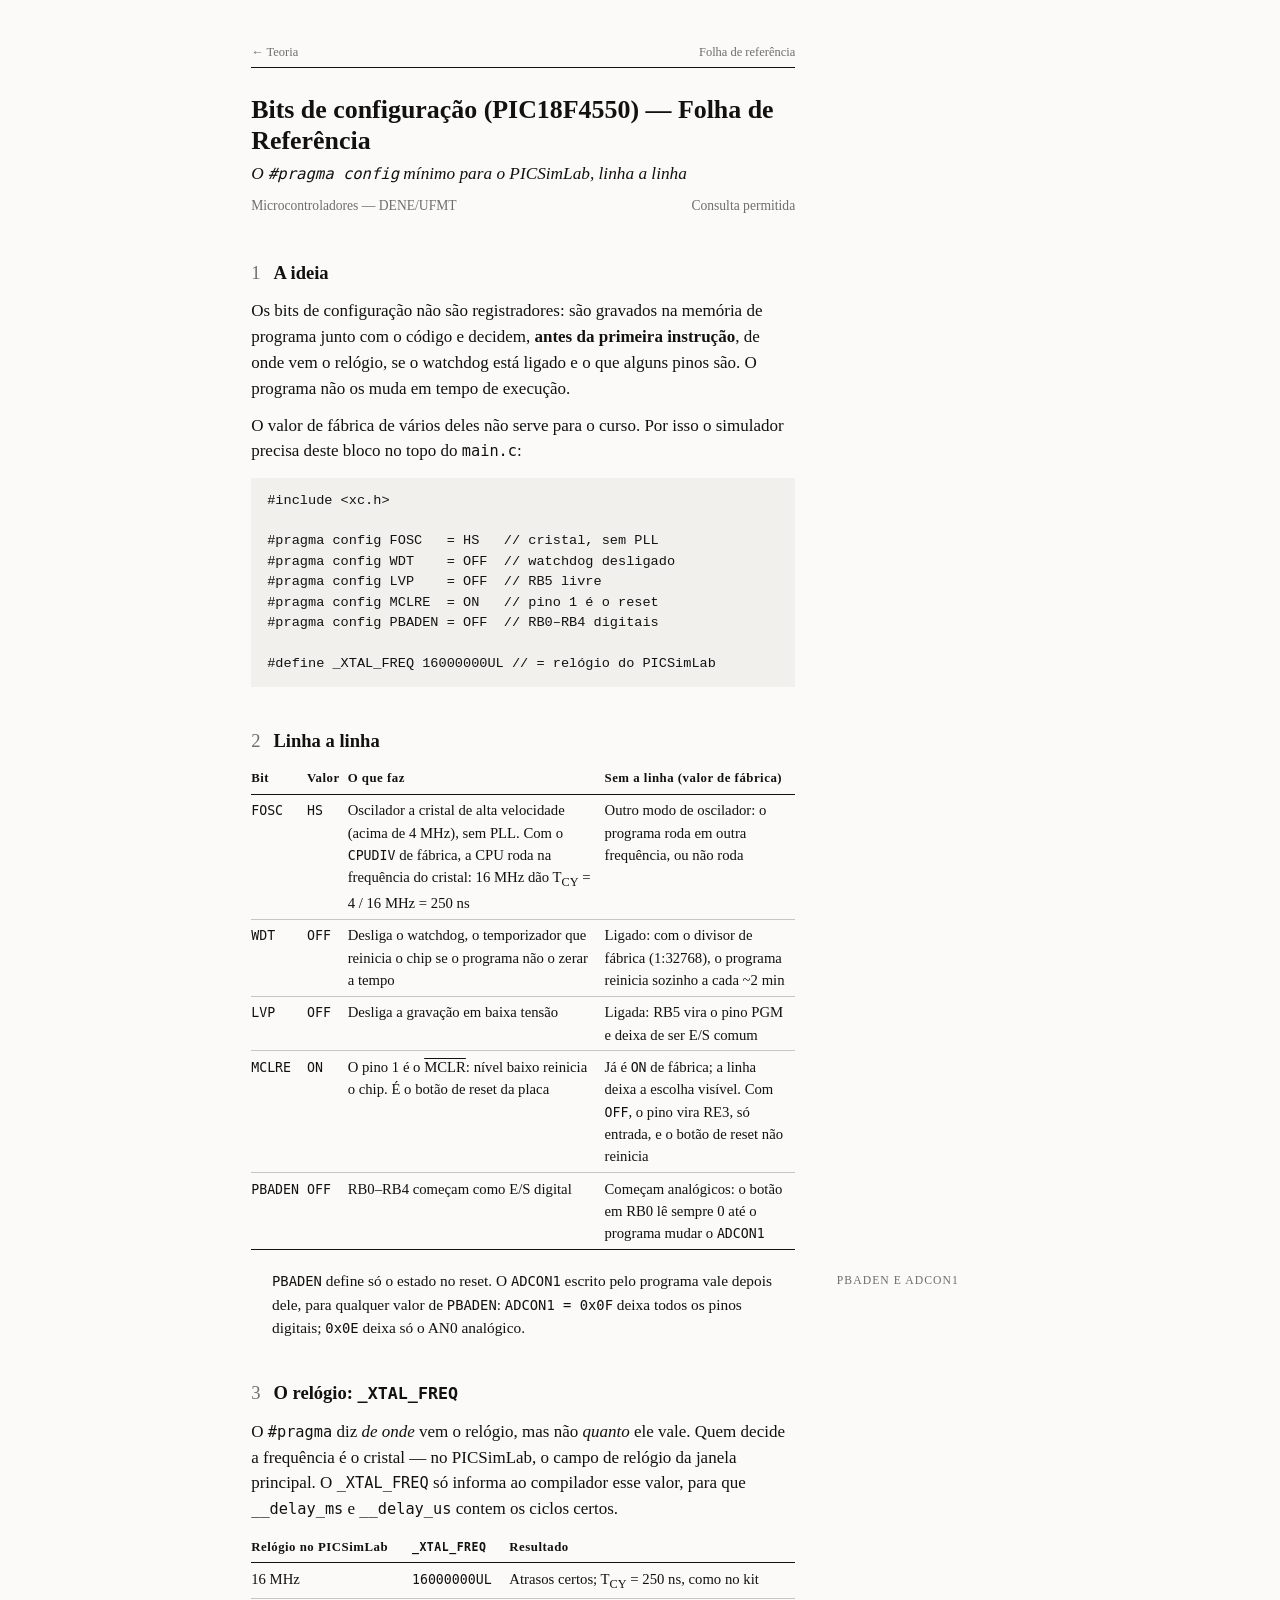
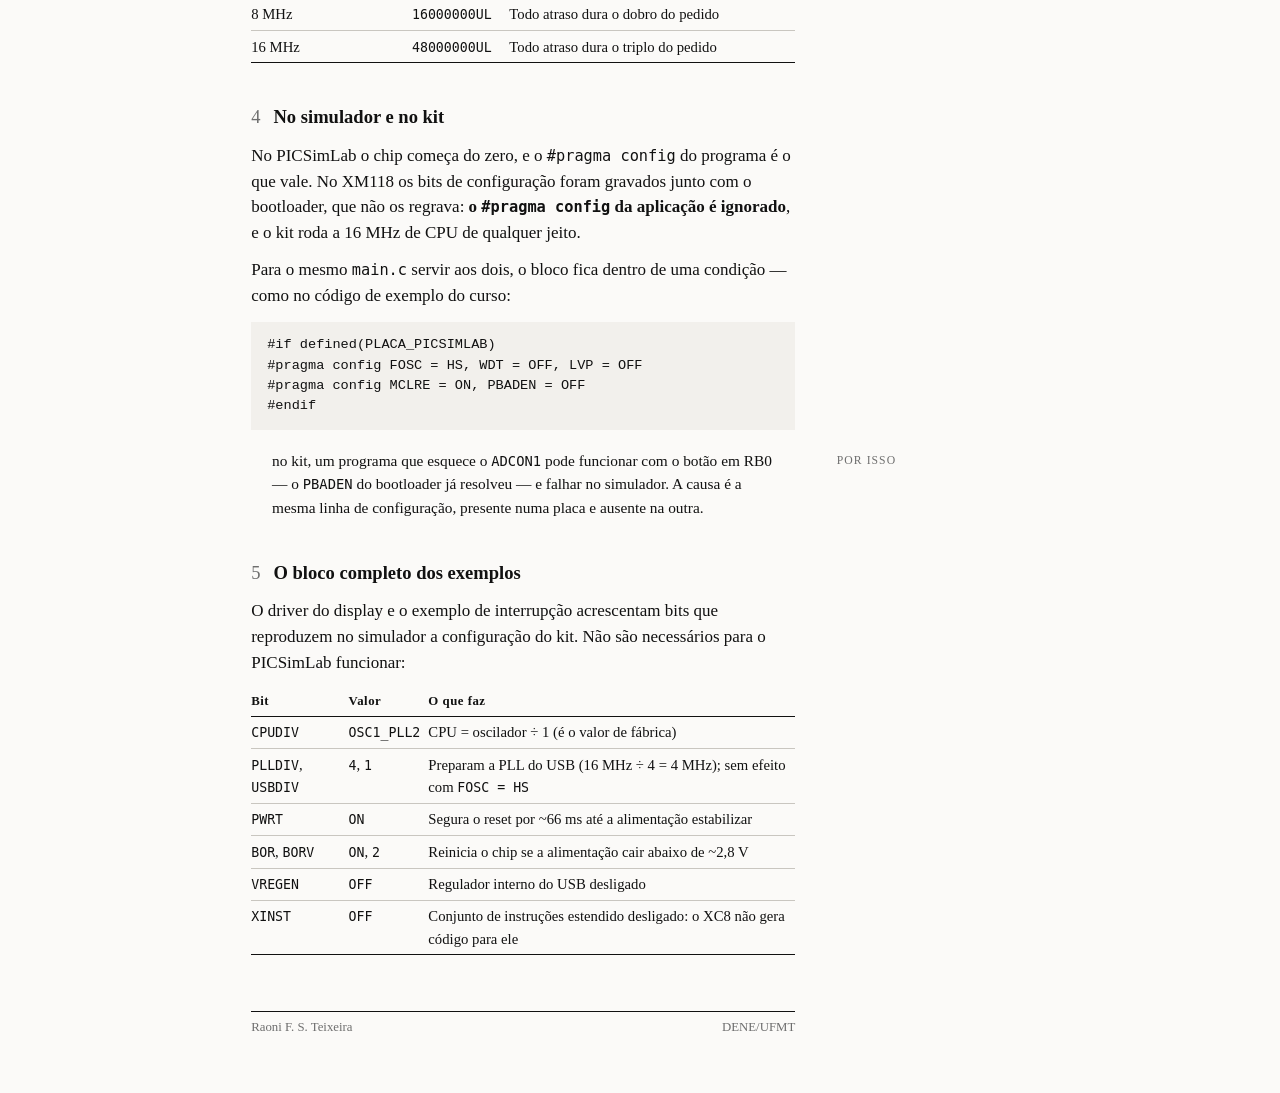
<file: teoria/config-referencia.html>
<!DOCTYPE html>
<html lang="pt-BR">
<head>
<meta charset="UTF-8">
<meta name="viewport" content="width=device-width, initial-scale=1.0">
<title>Bits de configuração — Folha de Referência</title>
<link rel="stylesheet" href="../estilo.css">
<style>
  /* Folha de consulta: densa, uma página impressa. */
  .ref table { border-collapse: collapse; width: 100%; font-size: 0.92rem; }
  .ref table th { text-align: left; font-weight: 700; font-size: 0.8rem;
                  letter-spacing: 0.04em; border-bottom: 1px solid var(--tinta); padding: 0.3rem 0.5rem 0.3rem 0; }
  .ref table td { border-bottom: 1px solid var(--regra); padding: 0.28rem 0.5rem 0.28rem 0; vertical-align: top; }
  .ref table tr:last-child td { border-bottom: 1px solid var(--tinta); }
  .ref code { background: none; padding: 0; font-size: 0.9em; white-space: nowrap; }
  .tabela-rolavel { overflow-x: auto; }
  pre { background: var(--papel-2); padding: 0.8rem 1rem; overflow-x: auto; font-size: 0.85rem; line-height: 1.5; }
  @media print {
    .pagina { padding-top: 0; }
    h2 { margin-top: 1.1rem; }
    .naoimprime { display: none; }
  }
</style>
</head>
<body>
<div class="pagina ref">

  <header>
    <p class="corrente naoimprime"><a href="./index.html">← Teoria</a><span>Folha de referência</span></p>
    <h1>Bits de configuração (PIC18F4550) — Folha de Referência</h1>
    <p class="subtitulo">O <code>#pragma config</code> mínimo para o PICSimLab, linha a linha</p>
    <p class="filiacao"><span>Microcontroladores — DENE/UFMT</span><span>Consulta permitida</span></p>
  </header>

  <main>

    <section>
      <h2>A ideia</h2>
      <p>Os bits de configuração não são registradores: são gravados na memória de
      programa junto com o código e decidem, <strong>antes da primeira instrução</strong>,
      de onde vem o relógio, se o watchdog está ligado e o que alguns pinos são.
      O programa não os muda em tempo de execução.</p>
      <p>O valor de fábrica de vários deles não serve para o curso. Por isso o
      simulador precisa deste bloco no topo do <code>main.c</code>:</p>
<pre>#include &lt;xc.h&gt;

#pragma config FOSC   = HS   // cristal, sem PLL
#pragma config WDT    = OFF  // watchdog desligado
#pragma config LVP    = OFF  // RB5 livre
#pragma config MCLRE  = ON   // pino 1 é o reset
#pragma config PBADEN = OFF  // RB0–RB4 digitais

#define _XTAL_FREQ 16000000UL // = relógio do PICSimLab</pre>
    </section>

    <section>
      <h2>Linha a linha</h2>
      <div class="tabela-rolavel">
      <table>
        <thead><tr><th>Bit</th><th>Valor</th><th>O que faz</th><th>Sem a linha (valor de fábrica)</th></tr></thead>
        <tbody>
          <tr><td><code>FOSC</code></td><td><code>HS</code></td><td>Oscilador a cristal de alta velocidade (acima de 4 MHz), sem PLL. Com o <code>CPUDIV</code> de fábrica, a CPU roda na frequência do cristal: 16 MHz dão T<sub>CY</sub> = 4 / 16 MHz = 250 ns</td><td>Outro modo de oscilador: o programa roda em outra frequência, ou não roda</td></tr>
          <tr><td><code>WDT</code></td><td><code>OFF</code></td><td>Desliga o watchdog, o temporizador que reinicia o chip se o programa não o zerar a tempo</td><td>Ligado: com o divisor de fábrica (1:32768), o programa reinicia sozinho a cada ~2 min</td></tr>
          <tr><td><code>LVP</code></td><td><code>OFF</code></td><td>Desliga a gravação em baixa tensão</td><td>Ligada: RB5 vira o pino PGM e deixa de ser E/S comum</td></tr>
          <tr><td><code>MCLRE</code></td><td><code>ON</code></td><td>O pino 1 é o <span style="text-decoration: overline">MCLR</span>: nível baixo reinicia o chip. É o botão de reset da placa</td><td>Já é <code>ON</code> de fábrica; a linha deixa a escolha visível. Com <code>OFF</code>, o pino vira RE3, só entrada, e o botão de reset não reinicia</td></tr>
          <tr><td><code>PBADEN</code></td><td><code>OFF</code></td><td>RB0–RB4 começam como E/S digital</td><td>Começam analógicos: o botão em RB0 lê sempre 0 até o programa mudar o <code>ADCON1</code></td></tr>
        </tbody>
      </table>
      </div>
      <p class="passagem"><span class="rotulo">PBADEN e ADCON1</span><code>PBADEN</code> define só o estado no reset. O <code>ADCON1</code> escrito pelo programa vale depois dele, para qualquer valor de <code>PBADEN</code>: <code>ADCON1 = 0x0F</code> deixa todos os pinos digitais; <code>0x0E</code> deixa só o AN0 analógico.</p>
    </section>

    <section>
      <h2>O relógio: <code>_XTAL_FREQ</code></h2>
      <p>O <code>#pragma</code> diz <em>de onde</em> vem o relógio, mas não <em>quanto</em> ele vale.
      Quem decide a frequência é o cristal — no PICSimLab, o campo de relógio da
      janela principal. O <code>_XTAL_FREQ</code> só informa ao compilador esse valor, para
      que <code>__delay_ms</code> e <code>__delay_us</code> contem os ciclos certos.</p>
      <div class="tabela-rolavel">
      <table>
        <thead><tr><th>Relógio no PICSimLab</th><th><code>_XTAL_FREQ</code></th><th>Resultado</th></tr></thead>
        <tbody>
          <tr><td>16 MHz</td><td><code>16000000UL</code></td><td>Atrasos certos; T<sub>CY</sub> = 250 ns, como no kit</td></tr>
          <tr><td>8 MHz</td><td><code>16000000UL</code></td><td>Todo atraso dura o dobro do pedido</td></tr>
          <tr><td>16 MHz</td><td><code>48000000UL</code></td><td>Todo atraso dura o triplo do pedido</td></tr>
        </tbody>
      </table>
      </div>
    </section>

    <section>
      <h2>No simulador e no kit</h2>
      <p>No PICSimLab o chip começa do zero, e o <code>#pragma config</code> do programa é
      o que vale. No XM118 os bits de configuração foram gravados junto com o
      bootloader, que não os regrava: <strong>o <code>#pragma config</code> da aplicação é
      ignorado</strong>, e o kit roda a 16 MHz de CPU de qualquer jeito.</p>
      <p>Para o mesmo <code>main.c</code> servir aos dois, o bloco fica dentro de uma
      condição — como no código de exemplo do curso:</p>
<pre>#if defined(PLACA_PICSIMLAB)
#pragma config FOSC = HS, WDT = OFF, LVP = OFF
#pragma config MCLRE = ON, PBADEN = OFF
#endif</pre>
      <p class="passagem"><span class="rotulo">Por isso</span>no kit, um programa que esquece o <code>ADCON1</code> pode funcionar com o botão em RB0 — o <code>PBADEN</code> do bootloader já resolveu — e falhar no simulador. A causa é a mesma linha de configuração, presente numa placa e ausente na outra.</p>
    </section>

    <section>
      <h2>O bloco completo dos exemplos</h2>
      <p>O driver do display e o exemplo de interrupção acrescentam bits que reproduzem
      no simulador a configuração do kit. Não são necessários para o PICSimLab
      funcionar:</p>
      <div class="tabela-rolavel">
      <table>
        <thead><tr><th>Bit</th><th>Valor</th><th>O que faz</th></tr></thead>
        <tbody>
          <tr><td><code>CPUDIV</code></td><td><code>OSC1_PLL2</code></td><td>CPU = oscilador ÷ 1 (é o valor de fábrica)</td></tr>
          <tr><td><code>PLLDIV</code>, <code>USBDIV</code></td><td><code>4</code>, <code>1</code></td><td>Preparam a PLL do USB (16 MHz ÷ 4 = 4 MHz); sem efeito com <code>FOSC = HS</code></td></tr>
          <tr><td><code>PWRT</code></td><td><code>ON</code></td><td>Segura o reset por ~66 ms até a alimentação estabilizar</td></tr>
          <tr><td><code>BOR</code>, <code>BORV</code></td><td><code>ON</code>, <code>2</code></td><td>Reinicia o chip se a alimentação cair abaixo de ~2,8 V</td></tr>
          <tr><td><code>VREGEN</code></td><td><code>OFF</code></td><td>Regulador interno do USB desligado</td></tr>
          <tr><td><code>XINST</code></td><td><code>OFF</code></td><td>Conjunto de instruções estendido desligado: o XC8 não gera código para ele</td></tr>
        </tbody>
      </table>
      </div>
    </section>

  </main>

  <footer>
    <span>Raoni F. S. Teixeira</span>
    <span>DENE/UFMT</span>
  </footer>

</div>
</body>
</html>
</file>
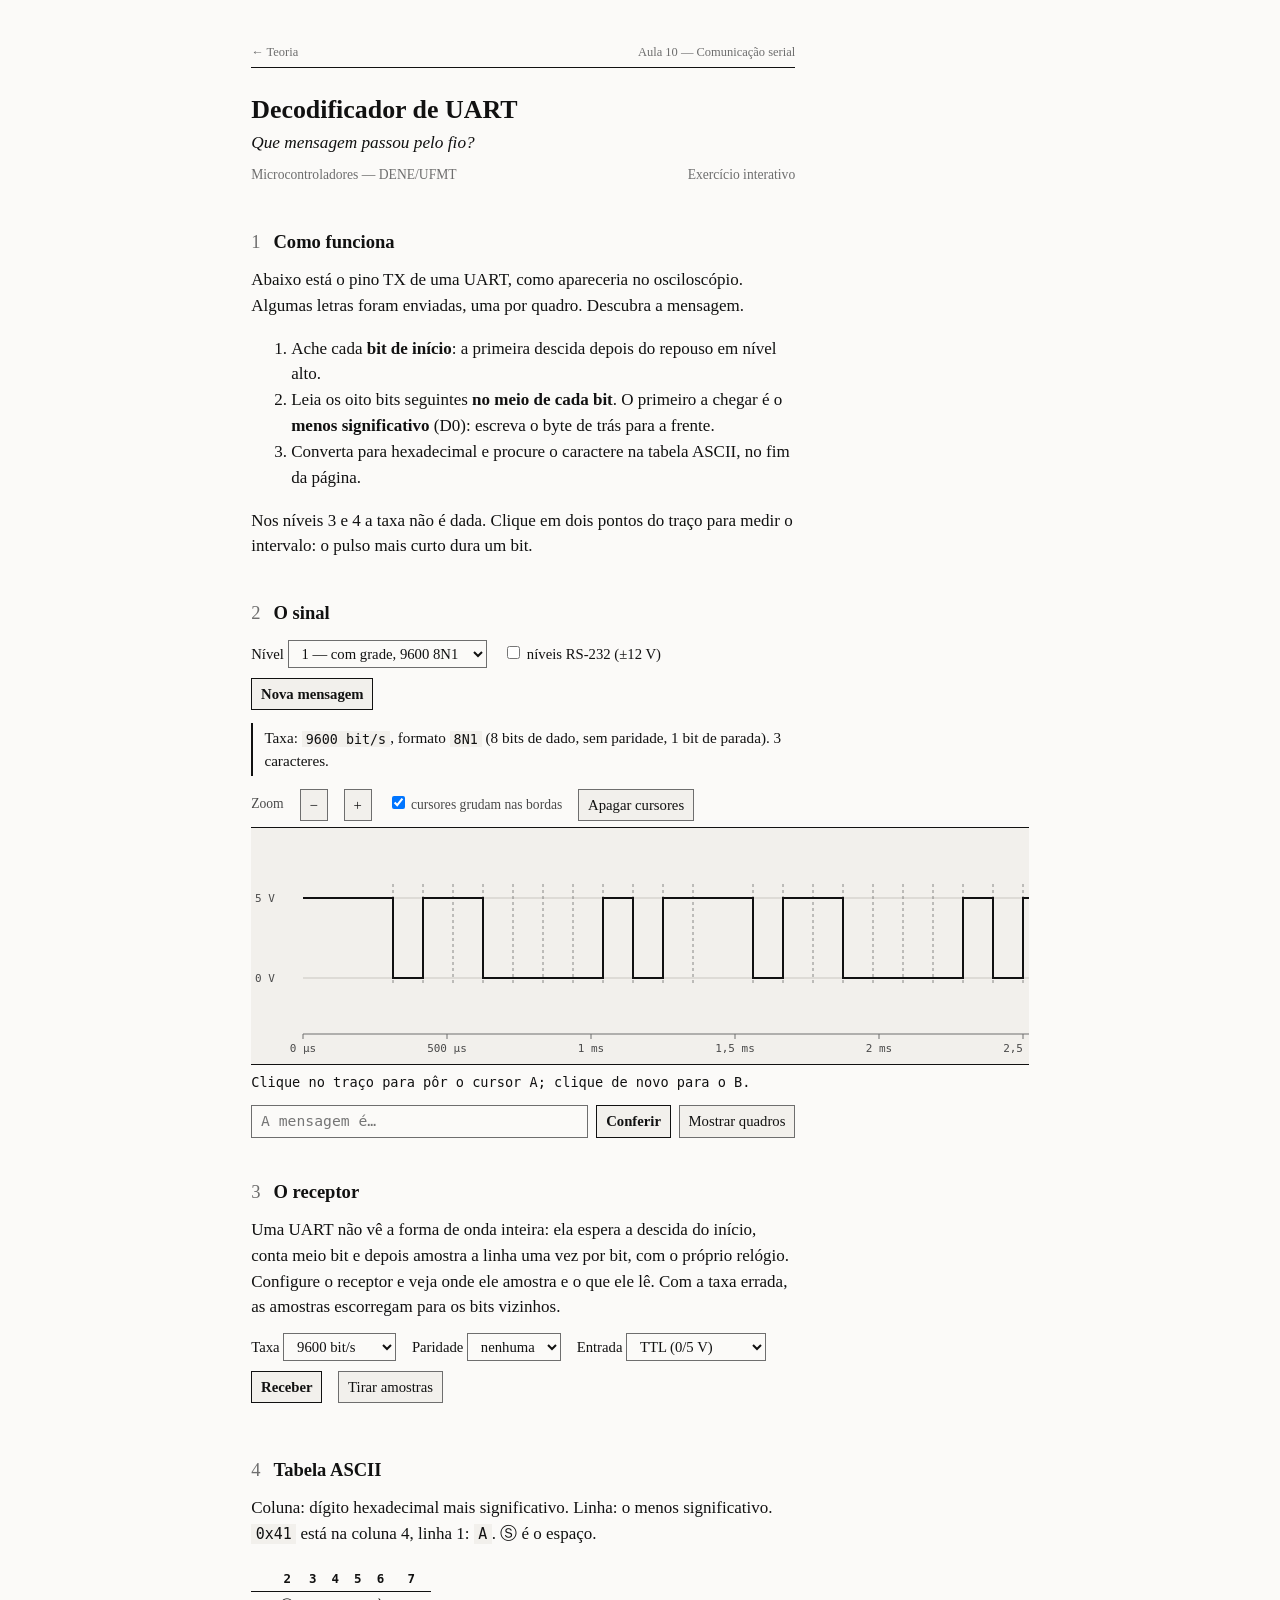
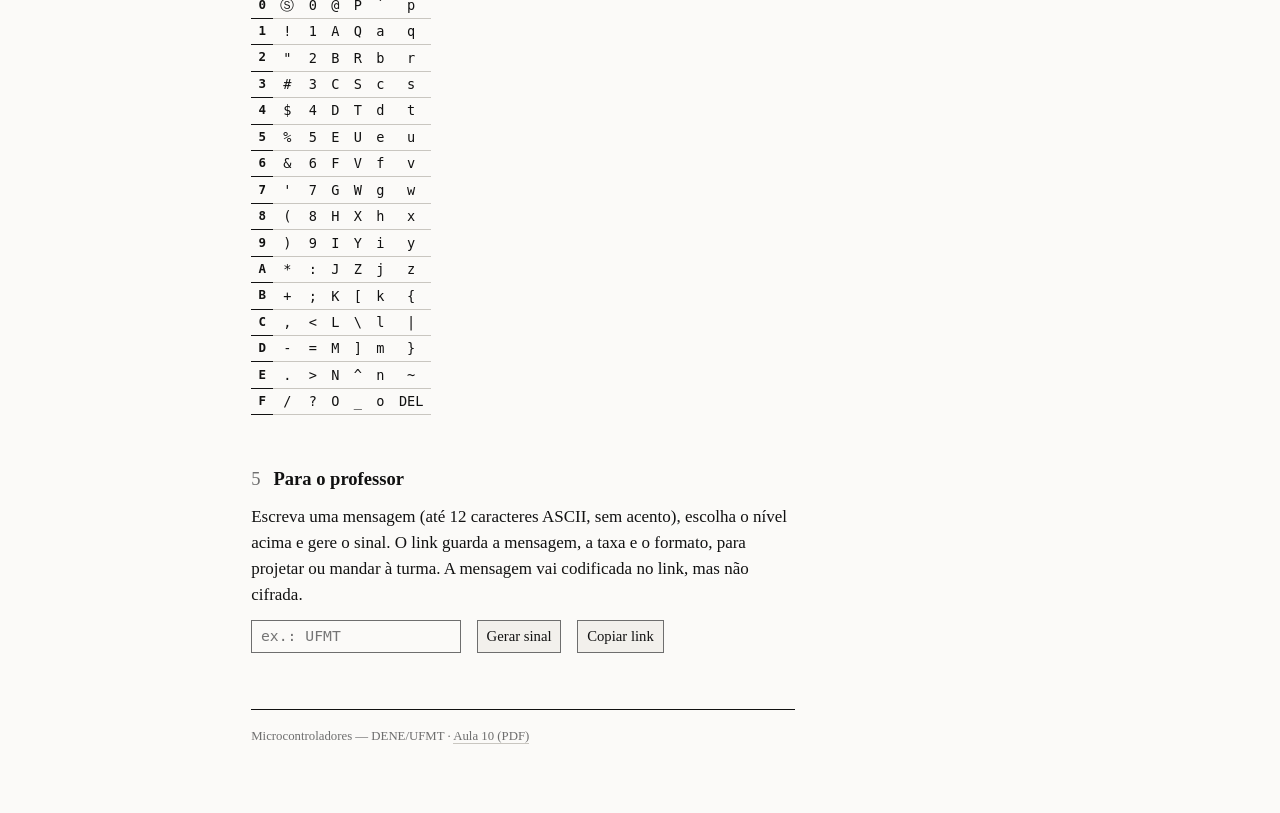
<file: teoria/uart-decodificador.html>
<!DOCTYPE html>
<html lang="pt-BR">
<head>
<meta charset="UTF-8">
<meta name="viewport" content="width=device-width, initial-scale=1.0">
<title>Decodificador de UART</title>
<link rel="stylesheet" href="../estilo.css">
<style>
  .pagina > main { max-width: none; }
  main > section > p, main > section > ol, main > section > ul,
  .controles, .resposta, .info { max-width: var(--col); }

  .controles { display: flex; flex-wrap: wrap; gap: 0.6rem 1rem; align-items: center; margin: 0.8rem 0; }
  .controles label { font-size: 0.92rem; }
  select, input[type=text], button {
    font: inherit; font-size: 0.92rem; color: var(--tinta);
    background: var(--papel); border: 1px solid var(--cinza-c); padding: 0.25rem 0.55rem;
  }
  input[type=text] { font-family: var(--mono); }
  button { cursor: pointer; background: var(--papel-2); }
  button:hover, button:focus-visible { border-color: var(--navy); color: var(--navy); }
  button.forte { border-color: var(--tinta); font-weight: 700; }

  .info { font-size: 0.95rem; border-left: 2px solid var(--tinta); padding: 0.2rem 0 0.2rem 0.7rem; margin: 0.8rem 0; }
  .info code { white-space: nowrap; }

  .osc-barra { display: flex; flex-wrap: wrap; gap: 0.5rem 1rem; align-items: center;
               font-size: 0.85rem; color: var(--cinza); margin: 0.4rem 0; }
  .osc { overflow-x: auto; border-top: 1px solid var(--tinta); border-bottom: 1px solid var(--tinta);
         background: var(--papel-2); -webkit-overflow-scrolling: touch; }
  .osc svg { display: block; cursor: crosshair; }
  .leitura { font-family: var(--mono); font-size: 0.85rem; min-height: 1.4em; margin: 0.4rem 0; color: var(--tinta); }

  svg .traco   { fill: none; stroke: var(--tinta); stroke-width: 2; }
  svg .grade   { stroke: var(--cinza-c); stroke-width: 0.8; stroke-dasharray: 3 3; }
  svg .regua   { stroke: var(--cinza-c); stroke-width: 1; }
  svg .eixo    { stroke: var(--regra); stroke-width: 1; }
  svg text     { fill: var(--cinza); font-family: var(--mono); font-size: 11px; }
  svg text.rot { fill: var(--tinta); }
  svg text.err { fill: var(--vermelho); }
  svg .cursor  { stroke: var(--navy); stroke-width: 1.2; }
  svg text.cur { fill: var(--navy); }
  svg .quadro  { fill: var(--tinta); opacity: 0.07; }
  svg .amostra { fill: var(--papel); stroke: var(--tinta); stroke-width: 1.5; }
  svg .amostra.err { stroke: var(--vermelho); fill: var(--vermelho); }

  .resposta { display: flex; flex-wrap: wrap; gap: 0.5rem; align-items: center; margin: 0.8rem 0; }
  .resposta input { flex: 1 1 12rem; }
  .veredito { font-size: 0.98rem; margin: 0.4rem 0; max-width: var(--col); }
  .veredito .errado { color: var(--vermelho); text-decoration: underline; }
  .veredito code { white-space: pre; }

  table.rx, table.ascii { border-collapse: collapse; font-size: 0.85rem; margin: 0.6rem 0; }
  table.rx th, table.rx td, table.ascii th, table.ascii td {
    border-bottom: 1px solid var(--regra); padding: 0.2rem 0.6rem 0.2rem 0; text-align: left; }
  table.rx th, table.ascii th { border-bottom: 1px solid var(--tinta); font-size: 0.78rem; }
  table.rx td { font-family: var(--mono); }
  table.rx td.err { color: var(--vermelho); }
  table.ascii td, table.ascii th { text-align: center; padding: 0.15rem 0.45rem; font-family: var(--mono); }
  .tabela-rolavel { overflow-x: auto; }

  details { margin: 0.8rem 0; max-width: var(--col); }
  summary { cursor: pointer; font-size: 0.95rem; }
  .bits { font-family: var(--mono); letter-spacing: 0.05em; }
</style>
</head>
<body>
<div class="pagina">

  <header>
    <p class="corrente"><a href="./index.html">← Teoria</a><span>Aula 10 — Comunicação serial</span></p>
    <h1>Decodificador de UART</h1>
    <p class="subtitulo">Que mensagem passou pelo fio?</p>
    <p class="filiacao"><span>Microcontroladores — DENE/UFMT</span><span>Exercício interativo</span></p>
  </header>

  <main>

    <section>
      <h2>Como funciona</h2>
      <p>Abaixo está o pino TX de uma UART, como apareceria no osciloscópio. Algumas
      letras foram enviadas, uma por quadro. Descubra a mensagem.</p>
      <ol>
        <li>Ache cada <strong>bit de início</strong>: a primeira descida depois do repouso em nível alto.</li>
        <li>Leia os oito bits seguintes <strong>no meio de cada bit</strong>. O primeiro a chegar é o
        <strong>menos significativo</strong> (D0): escreva o byte de trás para a frente.</li>
        <li>Converta para hexadecimal e procure o caractere na tabela ASCII, no fim da página.</li>
      </ol>
      <p>Nos níveis 3 e 4 a taxa não é dada. Clique em dois pontos do traço para medir
      o intervalo: o pulso mais curto dura um bit.</p>
    </section>

    <section>
      <h2>O sinal</h2>

      <div class="controles">
        <label>Nível
          <select id="nivel">
            <option value="1">1 — com grade, 9600 8N1</option>
            <option value="2">2 — sem grade, 9600 8N1</option>
            <option value="3">3 — taxa desconhecida</option>
            <option value="4">4 — formato desconhecido</option>
          </select>
        </label>
        <label><input type="checkbox" id="rs232"> níveis RS-232 (±12 V)</label>
        <button id="nova" class="forte">Nova mensagem</button>
      </div>

      <p class="info" id="info"></p>

      <div class="osc-barra">
        <span>Zoom</span>
        <button id="menos" aria-label="Diminuir zoom">−</button>
        <button id="mais" aria-label="Aumentar zoom">+</button>
        <label><input type="checkbox" id="atrair" checked> cursores grudam nas bordas</label>
        <button id="limpar">Apagar cursores</button>
      </div>
      <div class="osc" id="osc"></div>
      <p class="leitura" id="leitura">Clique no traço para pôr o cursor A; clique de novo para o B.</p>

      <div class="resposta">
        <input type="text" id="palpite" placeholder="A mensagem é…" autocomplete="off" spellcheck="false">
        <button id="conferir" class="forte">Conferir</button>
        <button id="revelar">Mostrar quadros</button>
      </div>
      <div class="veredito" id="veredito"></div>
    </section>

    <section>
      <h2>O receptor</h2>
      <p>Uma UART não vê a forma de onda inteira: ela espera a descida do início,
      conta meio bit e depois amostra a linha uma vez por bit, com o próprio relógio.
      Configure o receptor e veja onde ele amostra e o que ele lê. Com a taxa errada,
      as amostras escorregam para os bits vizinhos.</p>

      <div class="controles">
        <label>Taxa
          <select id="rxTaxa"></select>
        </label>
        <label>Paridade
          <select id="rxPar">
            <option value="N">nenhuma</option>
            <option value="E">par</option>
            <option value="O">ímpar</option>
          </select>
        </label>
        <label>Entrada
          <select id="rxInv">
            <option value="0">TTL (0/5 V)</option>
            <option value="1">RS-232 (inverte)</option>
          </select>
        </label>
        <button id="receber" class="forte">Receber</button>
        <button id="semRx">Tirar amostras</button>
      </div>
      <div class="tabela-rolavel" id="rxSaida"></div>
    </section>

    <section>
      <h2>Tabela ASCII</h2>
      <p>Coluna: dígito hexadecimal mais significativo. Linha: o menos significativo.
      <code>0x41</code> está na coluna 4, linha 1: <code>A</code>. Ⓢ é o espaço.</p>
      <div class="tabela-rolavel"><table class="ascii" id="ascii"></table></div>
    </section>

    <section>
      <h2>Para o professor</h2>
      <p>Escreva uma mensagem (até 12 caracteres ASCII, sem acento), escolha o nível
      acima e gere o sinal. O link guarda a mensagem, a taxa e o formato, para projetar
      ou mandar à turma. A mensagem vai codificada no link, mas não cifrada.</p>
      <div class="controles">
        <input type="text" id="propria" maxlength="12" placeholder="ex.: UFMT" autocomplete="off" spellcheck="false">
        <button id="gerar">Gerar sinal</button>
        <button id="link">Copiar link</button>
        <span id="linkOk" class="leitura"></span>
      </div>
    </section>

  </main>

  <footer>
    <p>Microcontroladores — DENE/UFMT · <a href="./aula10-comunicacao-serial.pdf">Aula 10 (PDF)</a></p>
  </footer>
</div>

<script>
(function () {
  "use strict";

  var TAXAS = [1200, 2400, 4800, 9600, 19200, 38400, 57600, 115200];
  var BANCO = ["OI", "OK", "PIC", "LED", "ADC", "PWM", "TX", "RX", "UFMT", "DENE", "Hz",
    "42", "40,1", "SOS", "bit", "ola", "T=25", "on", "off", "LCD", "CCP", "Vcc", "GND",
    "9600", "uart", "ACK", "Ok!", "ufa", "pino", "fio", "byte", "5V", "SPI", "I2C", "CAN"];
  var NS = "http://www.w3.org/2000/svg";

  var $ = function (id) { return document.getElementById(id); };

  // ------------------------------------------------------------- aleatório
  function mulberry32(a) {
    return function () {
      a |= 0; a = a + 0x6D2B79F5 | 0;
      var t = Math.imul(a ^ a >>> 15, 1 | a);
      t = t + Math.imul(t ^ t >>> 7, 61 | t) ^ t;
      return ((t ^ t >>> 14) >>> 0) / 4294967296;
    };
  }
  function sorteio(arr) { return arr[Math.floor(Math.random() * arr.length)]; }

  // ----------------------------------------------------------------- estado
  var est = null;      // {msg, nivel, taxa, par, stop, inv, semente}
  var sinal = null;    // {segs:[{t0,t1,v}], quadros:[...], total, Tb}
  var zoom = 1;
  var cursores = [];
  var revelado = false;
  var rx = null;       // resultado do receptor

  function novoEstado(nivel, msg) {
    var e = { nivel: nivel, inv: $("rs232").checked, semente: Math.floor(Math.random() * 1e9) };
    if (!msg) {
      var faixa = nivel === 1 ? [2, 3] : nivel === 2 ? [2, 4] : [3, 5];
      var opc = BANCO.filter(function (m) { return m.length >= faixa[0] && m.length <= faixa[1]; });
      msg = sorteio(opc);
    }
    e.msg = msg;
    e.taxa = nivel <= 2 ? 9600 : sorteio(TAXAS);
    e.par = nivel === 4 ? sorteio(["N", "E", "O"]) : "N";
    e.stop = nivel === 4 ? sorteio([1, 2]) : 1;
    return e;
  }

  // ------------------------------------------------------- gerar o sinal
  function paridade(b, tipo) {
    var n = 0;
    for (var i = 0; i < 8; i++) n += (b >> i) & 1;
    return tipo === "E" ? (n & 1) : (1 - (n & 1));
  }

  function construir(e) {
    var Tb = 1e6 / e.taxa;
    var rnd = mulberry32(e.semente);
    var segs = [], quadros = [], t = 0;
    function poe(v, dur) {
      var ult = segs[segs.length - 1];
      if (ult && ult.v === v) ult.t1 += dur;
      else segs.push({ t0: t, t1: t + dur, v: v });
      t += dur;
    }
    poe(1, 3 * Tb);
    for (var k = 0; k < e.msg.length; k++) {
      var b = e.msg.charCodeAt(k) & 0xFF;
      var q = { t0: t, byte: b, ch: e.msg[k], bits: [] };
      q.bits.push({ t0: t, rot: "S", v: 0 }); poe(0, Tb);
      for (var i = 0; i < 8; i++) {
        var v = (b >> i) & 1;
        q.bits.push({ t0: t, rot: String(i), v: v }); poe(v, Tb);
      }
      if (e.par !== "N") {
        var p = paridade(b, e.par);
        q.bits.push({ t0: t, rot: "P", v: p }); poe(p, Tb);
      }
      for (var s = 0; s < e.stop; s++) { q.bits.push({ t0: t, rot: "T", v: 1 }); poe(1, Tb); }
      q.t1 = t;
      quadros.push(q);
      var lacuna = e.nivel === 1 ? 2 : (rnd() < 0.3 ? 0 : rnd() * 4);
      if (k < e.msg.length - 1 && lacuna > 0) poe(1, lacuna * Tb);
    }
    poe(1, 3 * Tb);
    return { segs: segs, quadros: quadros, total: t, Tb: Tb };
  }

  function nivelEm(tt) {        // nível lógico transmitido no instante tt
    var s = sinal.segs, a = 0, b = s.length - 1;
    if (tt <= 0) return s[0].v;
    if (tt >= sinal.total) return s[b].v;
    while (a < b) {
      var m = (a + b) >> 1;
      if (s[m].t1 <= tt) a = m + 1; else b = m;
    }
    return s[a].v;
  }

  // ----------------------------------------------------------- desenho
  var X0 = 52, H = 236, YA = 70, YB = 150;   // y do nível alto e do baixo, na tela

  function pxPorUs() { return 30 / sinal.Tb * zoom; }
  function xDe(tt) { return X0 + tt * pxPorUs(); }
  function tDe(x) { return (x - X0) / pxPorUs(); }

  function el(nome, attrs, texto) {
    var n = document.createElementNS(NS, nome);
    for (var k in attrs) n.setAttribute(k, attrs[k]);
    if (texto !== undefined) n.textContent = texto;
    return n;
  }

  function fmtT(us) {
    var a = Math.abs(us);
    if (a >= 1000) return (us / 1000).toLocaleString("pt-BR", { maximumFractionDigits: 3 }) + " ms";
    return us.toLocaleString("pt-BR", { maximumFractionDigits: a < 10 ? 2 : 1 }) + " µs";
  }

  function passoBonito(alvoUs) {
    var p = Math.pow(10, Math.floor(Math.log10(alvoUs)));
    var c = [1, 2, 5, 10];
    for (var i = 0; i < c.length; i++) if (c[i] * p >= alvoUs) return c[i] * p;
    return 10 * p;
  }

  function desenhar() {
    var W = Math.ceil(xDe(sinal.total) + 20);
    var svg = el("svg", { width: W, height: H, viewBox: "0 0 " + W + " " + H,
      role: "img", "aria-label": "Forma de onda do pino TX" });

    // rótulos de tensão
    var alto = est.inv ? "+12 V" : "5 V", baixo = est.inv ? "−12 V" : "0 V";
    svg.appendChild(el("text", { x: 4, y: YA + 4 }, alto));
    svg.appendChild(el("text", { x: 4, y: YB + 4 }, baixo));
    svg.appendChild(el("line", { x1: X0, y1: YA, x2: W, y2: YA, "class": "eixo" }));
    svg.appendChild(el("line", { x1: X0, y1: YB, x2: W, y2: YB, "class": "eixo" }));

    // quadros revelados (fundo)
    if (revelado) {
      sinal.quadros.forEach(function (q) {
        svg.appendChild(el("rect", { x: xDe(q.t0), y: 36, width: xDe(q.t1) - xDe(q.t0),
          height: YB - 36 + 24, "class": "quadro" }));
      });
    }

    // grade de bits
    if (est.nivel === 1 || revelado) {
      sinal.quadros.forEach(function (q) {
        q.bits.forEach(function (b) {
          var x = xDe(b.t0);
          svg.appendChild(el("line", { x1: x, y1: YA - 14, x2: x, y2: YB + 8, "class": "grade" }));
        });
        var xf = xDe(q.t1);
        svg.appendChild(el("line", { x1: xf, y1: YA - 14, x2: xf, y2: YB + 8, "class": "grade" }));
      });
    }

    // traço: nível alto na tela = tensão alta = (lógico 1) xor (RS-232)
    var d = "", s = sinal.segs;
    for (var i = 0; i < s.length; i++) {
      var y = (s[i].v ^ (est.inv ? 1 : 0)) ? YA : YB;
      d += (i === 0 ? "M" : "L") + xDe(s[i].t0).toFixed(1) + " " + y + "L" + xDe(s[i].t1).toFixed(1) + " " + y;
    }
    svg.appendChild(el("path", { d: d, "class": "traco" }));

    // anotações reveladas
    if (revelado) {
      sinal.quadros.forEach(function (q) {
        q.bits.forEach(function (b) {
          var xm = xDe(b.t0 + sinal.Tb / 2);
          var rot = b.rot === "S" ? "S" : b.rot === "P" ? "P" : b.rot === "T" ? "T" : "D" + b.rot;
          svg.appendChild(el("text", { x: xm, y: 50, "text-anchor": "middle", "class": "rot" }, rot));
        });
        var xm2 = (xDe(q.t0) + xDe(q.t1)) / 2;
        var hex = "0x" + q.byte.toString(16).toUpperCase().padStart(2, "0");
        svg.appendChild(el("text", { x: xm2, y: YB + 22, "text-anchor": "middle", "class": "rot" },
          hex + "  '" + q.ch + "'"));
      });
    }

    // amostras do receptor
    if (rx) {
      rx.quadros.forEach(function (q) {
        q.amostras.forEach(function (a) {
          var y = (nivelEm(a.t) ^ (est.inv ? 1 : 0)) ? YA : YB;
          svg.appendChild(el("circle", { cx: xDe(a.t), cy: y, r: 3.6,
            "class": "amostra" + (a.ruim ? " err" : "") }));
        });
      });
    }

    // régua de tempo
    var yR = H - 30;
    svg.appendChild(el("line", { x1: X0, y1: yR, x2: W, y2: yR, "class": "regua" }));
    var passo = passoBonito(90 / pxPorUs());
    for (var tt = 0; tt <= sinal.total; tt += passo) {
      var x = xDe(tt);
      svg.appendChild(el("line", { x1: x, y1: yR, x2: x, y2: yR + 5, "class": "regua" }));
      svg.appendChild(el("text", { x: x, y: yR + 18, "text-anchor": "middle" }, fmtT(tt)));
    }

    // cursores
    cursores.forEach(function (c, k) {
      var x = xDe(c);
      svg.appendChild(el("line", { x1: x, y1: 18, x2: x, y2: yR, "class": "cursor" }));
      svg.appendChild(el("text", { x: x + 3, y: 28, "class": "cur" }, k === 0 ? "A" : "B"));
    });

    svg.addEventListener("click", clique);
    var osc = $("osc");
    var rol = osc.scrollLeft;
    osc.innerHTML = "";
    osc.appendChild(svg);
    osc.scrollLeft = rol;
  }

  // ----------------------------------------------------------- cursores
  function clique(ev) {
    var r = ev.currentTarget.getBoundingClientRect();
    var x = ev.clientX - r.left;
    var tt = tDe(x);
    if (tt < 0 || tt > sinal.total) return;
    if ($("atrair").checked) {
      var melhor = null, dmin = 8;
      sinal.segs.forEach(function (s) {
        var dx = Math.abs(xDe(s.t0) - x);
        if (s.t0 > 0 && dx < dmin) { dmin = dx; melhor = s.t0; }
      });
      if (melhor !== null) tt = melhor;
    }
    if (cursores.length >= 2) cursores = [];
    cursores.push(tt);
    leitura();
    desenhar();
  }

  function leitura() {
    var L = $("leitura");
    if (cursores.length === 0) { L.textContent = "Clique no traço para pôr o cursor A; clique de novo para o B."; return; }
    if (cursores.length === 1) { L.textContent = "A = " + fmtT(cursores[0]) + " — clique para o cursor B."; return; }
    var dt = Math.abs(cursores[1] - cursores[0]);
    var txt = "A = " + fmtT(cursores[0]) + "   B = " + fmtT(cursores[1]) + "   Δt = " + fmtT(dt);
    if (dt > 0) txt += "   1/Δt = " + Math.round(1e6 / dt).toLocaleString("pt-BR") + " Hz";
    L.textContent = txt;
  }

  // ----------------------------------------------------------- receptor
  function receber() {
    var Tr = 1e6 / Number($("rxTaxa").value);
    var par = $("rxPar").value;
    var inv = (est.inv ? 1 : 0) ^ Number($("rxInv").value);
    var ve = function (tt) { return nivelEm(tt) ^ inv; };   // o que o receptor enxerga
    var out = [], t = 0, s = sinal.segs;

    function proximaDescida(desde) {
      // primeira transição 1 -> 0 (vista pelo receptor) em t >= desde
      if (ve(desde) === 0) {
        // linha baixa: espera subir antes
        for (var i = 0; i < s.length; i++) if (s[i].t0 > desde && ve(s[i].t0 + 1e-6) === 1) { desde = s[i].t0; break; }
        if (ve(desde + 1e-6) === 0) return null;
      }
      for (var j = 0; j < s.length; j++) {
        if (s[j].t0 > desde && ve(s[j].t0 + 1e-6) === 0 && ve(s[j].t0 - 1e-6) === 1) return s[j].t0;
      }
      return null;
    }

    while (out.length < 40) {
      var tf = proximaDescida(t);
      if (tf === null) break;
      var q = { t: tf, amostras: [], byte: 0, fe: false, pe: false, falso: false };
      var a0 = tf + Tr / 2;
      if (ve(a0) === 1) {
        q.falso = true; q.amostras.push({ t: a0, ruim: true });
        out.push(q); t = a0; continue;
      }
      q.amostras.push({ t: a0 });
      var fim = tf + (9.5 + (par !== "N" ? 1 : 0)) * Tr;
      if (fim > sinal.total) break;
      for (var i = 0; i < 8; i++) {
        var ta = tf + (1.5 + i) * Tr;
        q.byte |= ve(ta) << i;
        q.amostras.push({ t: ta });
      }
      var tp = tf + 9.5 * Tr;
      if (par !== "N") {
        var pb = ve(tp);
        q.pe = pb !== paridade(q.byte, par);
        q.amostras.push({ t: tp, ruim: q.pe });
        tp += Tr;
      }
      q.fe = ve(tp) === 0;
      q.amostras.push({ t: tp, ruim: q.fe });
      out.push(q);
      t = tp;
    }
    rx = { quadros: out };
    mostrarRx();
    desenhar();
  }

  function mostrarRx() {
    var sai = $("rxSaida");
    if (!rx) { sai.innerHTML = ""; return; }
    if (rx.quadros.length === 0) { sai.innerHTML = "<p>O receptor não encontrou nenhum bit de início.</p>"; return; }
    var h = "<table class='rx'><thead><tr><th>Quadro</th><th>Bits (D7…D0)</th><th>Hex</th><th>Caractere</th><th>Situação</th></tr></thead><tbody>";
    var texto = "";
    rx.quadros.forEach(function (q, k) {
      if (q.falso) {
        h += "<tr><td>" + (k + 1) + "</td><td>—</td><td>—</td><td>—</td><td class='err'>início falso (linha já tinha voltado a 1)</td></tr>";
        return;
      }
      var bits = q.byte.toString(2).padStart(8, "0");
      var hex = "0x" + q.byte.toString(16).toUpperCase().padStart(2, "0");
      var ch = (q.byte >= 0x20 && q.byte < 0x7F) ? q.byte === 0x20 ? "espaço" : String.fromCharCode(q.byte) : "(não imprimível)";
      var sit = [];
      if (q.fe) sit.push("erro de quadro: parada lida em 0");
      if (q.pe) sit.push("erro de paridade");
      h += "<tr><td>" + (k + 1) + "</td><td class='bits'>" + bits + "</td><td>" + hex + "</td><td>" + esc(ch) + "</td><td" +
        (sit.length ? " class='err'>" + sit.join("; ") : ">ok") + "</td></tr>";
      texto += (q.byte >= 0x20 && q.byte < 0x7F) ? String.fromCharCode(q.byte) : "·";
    });
    h += "</tbody></table><p>No terminal apareceria: <code>" + esc(texto) + "</code></p>";
    sai.innerHTML = h;
  }

  function esc(s) {
    return String(s).replace(/[&<>"']/g, function (c) {
      return { "&": "&amp;", "<": "&lt;", ">": "&gt;", '"': "&quot;", "'": "&#39;" }[c];
    });
  }

  // ----------------------------------------------------------- textos
  function fmtFormato(e) { return "8" + e.par + e.stop; }

  function atualizarInfo() {
    var i = $("info"), e = est;
    if (e.nivel <= 2) {
      i.innerHTML = "Taxa: <code>9600 bit/s</code>, formato <code>8N1</code> (8 bits de dado, sem paridade, 1 bit de parada). " +
        e.msg.length + " caracteres.";
    } else if (e.nivel === 3) {
      i.innerHTML = "Taxa: <strong>desconhecida</strong>, uma das padrão (1200 a 115200). Formato <code>8N1</code>. " +
        "Meça o pulso mais curto com os cursores.";
    } else {
      i.innerHTML = "Taxa <strong>desconhecida</strong>; 8 bits de dado; paridade (nenhuma, par ou ímpar) e " +
        "bits de parada (1 ou 2) <strong>desconhecidos</strong>. Conte quantos bits cabem entre o início e a próxima descida.";
    }
    if (e.inv) i.innerHTML += " Níveis RS-232: o 1 lógico é a tensão <strong>negativa</strong>.";
  }

  function conferir() {
    var p = $("palpite").value, m = est.msg, V = $("veredito");
    if (p === m) {
      V.innerHTML = "<strong>Certo.</strong> A mensagem era <code>" + esc(m) + "</code>, a " +
        String(est.taxa) + " bit/s, formato " + fmtFormato(est) + ".";
      return;
    }
    var h = "", ok = 0;
    for (var i = 0; i < Math.max(p.length, m.length); i++) {
      var c = p[i] === undefined ? "_" : p[i];
      if (p[i] === m[i]) { ok++; h += esc(c); } else h += "<span class='errado'>" + esc(c) + "</span>";
    }
    V.innerHTML = "Ainda não: " + ok + " de " + m.length + " caracteres na posição certa. <code>" + h + "</code>" +
      (p.length !== m.length ? " (a mensagem tem " + m.length + " caracteres)" : "") +
      (p.trim().toLowerCase() === m.toLowerCase() && p !== m ? " — confira maiúsculas e minúsculas: o bit 5 decide." : "");
  }

  // ----------------------------------------------------------- link
  function b64(s) { return btoa(s).replace(/\+/g, "-").replace(/\//g, "_").replace(/=+$/, ""); }
  function deb64(s) { s = s.replace(/-/g, "+").replace(/_/g, "/"); while (s.length % 4) s += "="; return atob(s); }

  function linkAtual() {
    var q = "m=" + b64(est.msg) + "&n=" + est.nivel + "&b=" + est.taxa + "&p=" + est.par +
      "&s=" + est.stop + "&i=" + (est.inv ? 1 : 0) + "&g=" + est.semente;
    return location.href.split("#")[0] + "#" + q;
  }

  function lerLink() {
    if (location.hash.length < 3) return null;
    try {
      var p = {};
      location.hash.slice(1).split("&").forEach(function (kv) { var a = kv.split("="); p[a[0]] = a[1]; });
      var msg = deb64(p.m);
      if (!/^[\x20-\x7E]{1,12}$/.test(msg)) return null;
      var e = {
        msg: msg, nivel: Math.min(4, Math.max(1, Number(p.n) || 1)),
        taxa: TAXAS.indexOf(Number(p.b)) >= 0 ? Number(p.b) : 9600,
        par: /^[NEO]$/.test(p.p) ? p.p : "N", stop: p.s === "2" ? 2 : 1,
        inv: p.i === "1", semente: Number(p.g) || 1
      };
      return e;
    } catch (err) { return null; }
  }

  // ----------------------------------------------------------- ciclo
  function iniciar(e) {
    est = e;
    $("nivel").value = String(e.nivel);
    $("rs232").checked = e.inv;
    sinal = construir(e);
    zoom = 1; cursores = []; revelado = false; rx = null;
    $("palpite").value = ""; $("veredito").innerHTML = ""; $("revelar").textContent = "Mostrar quadros";
    $("osc").scrollLeft = 0;
    atualizarInfo(); leitura(); mostrarRx(); desenhar();
  }

  // tabela ASCII
  (function () {
    var h = "<thead><tr><th></th>";
    for (var c = 2; c <= 7; c++) h += "<th>" + c + "</th>";
    h += "</tr></thead><tbody>";
    for (var r = 0; r < 16; r++) {
      h += "<tr><th>" + r.toString(16).toUpperCase() + "</th>";
      for (var c2 = 2; c2 <= 7; c2++) {
        var code = c2 * 16 + r;
        var ch = code === 0x20 ? "Ⓢ" : code === 0x7F ? "DEL" : String.fromCharCode(code);
        h += "<td>" + esc(ch) + "</td>";
      }
      h += "</tr>";
    }
    $("ascii").innerHTML = h + "</tbody>";
  })();

  TAXAS.forEach(function (t) {
    var o = document.createElement("option");
    o.value = t; o.textContent = t + " bit/s";
    if (t === 9600) o.selected = true;
    $("rxTaxa").appendChild(o);
  });

  $("nova").addEventListener("click", function () {
    history.replaceState(null, "", location.pathname + location.search);
    iniciar(novoEstado(Number($("nivel").value)));
  });
  $("nivel").addEventListener("change", function () { $("nova").click(); });
  $("rs232").addEventListener("change", function () {
    est.inv = $("rs232").checked; atualizarInfo(); if (rx) receber(); else desenhar();
  });
  $("mais").addEventListener("click", function () { zoom = Math.min(8, zoom * 1.5); desenhar(); });
  $("menos").addEventListener("click", function () { zoom = Math.max(0.12, zoom / 1.5); desenhar(); });
  $("limpar").addEventListener("click", function () { cursores = []; leitura(); desenhar(); });
  $("conferir").addEventListener("click", conferir);
  $("palpite").addEventListener("keydown", function (ev) { if (ev.key === "Enter") conferir(); });
  $("revelar").addEventListener("click", function () {
    revelado = !revelado;
    $("revelar").textContent = revelado ? "Esconder quadros" : "Mostrar quadros";
    if (revelado && est.nivel >= 3) {
      $("veredito").innerHTML = "Taxa: " + String(est.taxa) + " bit/s, formato " + fmtFormato(est) +
        " (S = início, D0–D7 = dado, P = paridade, T = parada).";
    }
    desenhar();
  });
  $("receber").addEventListener("click", receber);
  $("semRx").addEventListener("click", function () { rx = null; mostrarRx(); desenhar(); });
  $("gerar").addEventListener("click", function () {
    var m = $("propria").value;
    if (!/^[\x20-\x7E]{1,12}$/.test(m)) { $("linkOk").textContent = "Só ASCII sem acento, 1 a 12 caracteres."; return; }
    $("linkOk").textContent = "";
    iniciar(novoEstado(Number($("nivel").value), m));
  });
  $("link").addEventListener("click", function () {
    var u = linkAtual();
    history.replaceState(null, "", u);
    var ok = function () { $("linkOk").textContent = "Link copiado."; };
    if (navigator.clipboard) navigator.clipboard.writeText(u).then(ok, function () { $("linkOk").textContent = u; });
    else $("linkOk").textContent = u;
  });

  iniciar(lerLink() || novoEstado(1));
})();
</script>
</body>
</html>
</file>
<file: estilo.css>
/* estilo.css — folha de estilo comum das páginas da disciplina
 * DENE/UFMT — Raoni F. S. Teixeira
 *
 * Contraparte web de labs/estilo.typ, modo "teoria": sem cor, régua fina no
 * lugar de caixa colorida, rótulo em versalete na margem, coluna de texto
 * estreita. A única cor do sistema é `perigo`, e ela não aparece num índice.
 */

/* ------------------------------------------------------------------ tinta */
:root {
  --tinta:   #111111;
  --cinza:   #4A4A4A;
  --cinza-c: #6E6E6E;          /* rótulos, metadados */
  --regra:   #C9C6C0;          /* filete de linha de tabela */
  --papel:   #FBFAF8;
  --papel-2: #F2F0EC;          /* fundo de código */
  --navy:    #003366;          /* só em foco/hover de link */
  --vermelho:#9B1C1C;          /* perigo — único elemento colorido */

  --serifa: "Libertinus Serif", "Linux Libertine O", "Linux Libertine",
            "Latin Modern Roman", Georgia, "Times New Roman", serif;
  --mono:   "DejaVu Sans Mono", "Liberation Mono", ui-monospace, monospace;

  /* geometria: coluna de texto estreita + coluna de notas à direita,
     na mesma proporção da página A4 do preâmbulo (13cm / 4,2cm). */
  --col: 34rem;
  --mg-larg: 12rem;
  --mg-dx: 2.6rem;
}

@media (prefers-color-scheme: dark) {
  :root {
    --tinta: #E8E6E1;
    --cinza: #B0ACA4;
    --cinza-c: #94908A;
    --regra: #45423C;
    --papel: #16150F;
    --papel-2: #211F19;
    --navy: #9DC0E8;
    --vermelho: #E08585;
  }
}

/* ------------------------------------------------------------------ base */
* { box-sizing: border-box; }

html { -webkit-text-size-adjust: 100%; }

body {
  margin: 0;
  background: var(--papel);
  color: var(--tinta);
  font-family: var(--serifa);
  font-size: 1.0625rem;
  line-height: 1.52;
  text-rendering: optimizeLegibility;
}

.pagina {
  width: min(100% - 2.5rem, calc(var(--col) + var(--mg-dx) + var(--mg-larg)));
  margin: 0 auto;
  padding: 2rem 0 3.5rem;
}

.pagina > header,
.pagina > main,
.pagina > footer { max-width: var(--col); }

/* ----------------------------------------------------------------- links */
a {
  color: inherit;
  text-decoration: none;
  border-bottom: 1px solid var(--regra);
}
a:hover, a:focus-visible {
  color: var(--navy);
  border-bottom-color: currentColor;
}
a:focus-visible { outline: 1px solid var(--navy); outline-offset: 3px; }

/* --------------------------------------------- cabeçalho corrente e título */
.corrente {
  display: flex;
  justify-content: space-between;
  gap: 1rem;
  font-size: 0.78rem;
  color: var(--cinza-c);
  padding-bottom: 0.3rem;
  border-bottom: 1px solid var(--tinta);
}
.corrente a { border-bottom: none; }
.corrente a:hover { border-bottom: 1px solid currentColor; }

h1 {
  font-size: 1.62rem;
  font-weight: 700;
  line-height: 1.2;
  margin: 1.6rem 0 0;
}

.subtitulo {
  font-size: 1.08rem;
  font-style: italic;
  color: var(--tinta);
  margin: 0.35rem 0 0;
}

.filiacao {
  display: flex;
  justify-content: space-between;
  gap: 1rem;
  font-size: 0.85rem;
  color: var(--cinza-c);
  margin: 0.55rem 0 0;
}

/* -------------------------------------------------------------- títulos */
main { counter-reset: secao; margin-top: 2.6rem; }

h2 {
  font-size: 1.16rem;
  font-weight: 700;
  margin: 2.5rem 0 0.6rem;
}
h2::before {
  counter-increment: secao;
  content: counter(secao);
  color: var(--cinza-c);
  font-weight: 400;
  margin-right: 0.7em;
}
main > section:first-of-type > h2 { margin-top: 0; }

h3 {
  font-size: 1.02rem;
  font-weight: 400;
  font-style: italic;
  margin: 1.4rem 0 0.4rem;
}

p { margin: 0.7rem 0; }

/* ------------------------------------------------------- objetivos/moldura */
/* Contraparte de #objetivos: bloco entre dois filetes, sem preenchimento. */
.objetivos {
  border-top: 1px solid var(--tinta);
  border-bottom: 1px solid var(--tinta);
  padding: 0.55rem 0 0.75rem;
  margin: 1.8rem 0;
}

/* Contraparte de _caixa_moldura: emoldurado, sem preenchimento. */
.moldura {
  border: 1px solid var(--regra);
  padding: 0.85rem 1rem 1rem;
  margin: 1.2rem 0;
}

.rotulo {
  display: block;
  font-size: 0.73rem;
  font-weight: 500;
  letter-spacing: 0.09em;
  text-transform: uppercase;
  color: var(--cinza-c);
  margin: 0 0 0.35rem;
}

/* Contraparte de _caixa_margem: passagem recuada, rótulo na margem. */
.passagem {
  position: relative;
  padding-left: 1.3rem;
  padding-right: 1.3rem;
  margin: 1.2rem 0;
  font-size: 0.96rem;
}
.passagem > .rotulo {
  position: absolute;
  left: calc(var(--col) + var(--mg-dx));
  top: 0.25em;
  width: var(--mg-larg);
  margin: 0;
}

/* Contraparte de #margem: grafite de margem, sem rótulo. */
.margem {
  position: absolute;
  left: calc(var(--col) + var(--mg-dx));
  width: var(--mg-larg);
  font-size: 0.83rem;
  font-style: italic;
  line-height: 1.4;
  color: var(--cinza);
  margin: 0;
}
.margem a { border-bottom-color: var(--regra); }
section { position: relative; }

/* --------------------------------------------------------------- listas */
/* Contraparte de #tab: filete forte no topo, filetes finos entre linhas,
   sem régua vertical, sem preenchimento. */
.lista {
  --cod: 4.4rem;
  list-style: none;
  margin: 0;
  padding: 0;
  border-top: 1.5px solid var(--tinta);
  border-bottom: 1px solid var(--tinta);
}
.lista--larga { --cod: 5.6rem; }

.lista > li {
  display: grid;
  grid-template-columns: var(--cod) minmax(0, 1fr);
  gap: 0 0.8rem;
  align-items: baseline;
  padding: 0.5rem 0.1rem;
}
.lista > li + li { border-top: 1px solid var(--regra); }

.cod {
  font-size: 0.73rem;
  font-weight: 500;
  letter-spacing: 0.08em;
  text-transform: uppercase;
  color: var(--cinza-c);
  white-space: nowrap;
}

.item a { border-bottom-color: transparent; }
.item a:hover, .item a:focus-visible { border-bottom-color: currentColor; }

/* Entrada de lista sem material para baixar: avaliacao, seminario. */
.item .vazio { color: var(--cinza-c); font-style: italic; }

.glosa {
  display: block;
  font-size: 0.87rem;
  color: var(--cinza);
  margin-top: 0.1rem;
}

/* marcador discreto de destino: ↗ externo, ↓ download */
.ext::after { content: " \2197"; color: var(--cinza-c); font-size: 0.8em; }
.baixar::after { content: " \2193"; color: var(--cinza-c); font-size: 0.8em; }

/* ------------------------------------------------------------- entradas */
/* Duas portas de entrada da página inicial: molduras, não cartões. */
.entradas {
  display: grid;
  grid-template-columns: 1fr 1fr;
  gap: 1.1rem;
  margin: 1.8rem 0 0;
}
.entrada {
  display: block;
  border: 1px solid var(--regra);
  border-bottom-width: 1px;
  padding: 1.1rem 1.1rem 1.2rem;
}
.entrada:hover, .entrada:focus-visible {
  border-color: var(--tinta);
  color: inherit;
}
.entrada .nome {
  display: block;
  font-size: 1.14rem;
  font-weight: 700;
  margin-top: 0.15rem;
}
.entrada .glosa { margin-top: 0.4rem; }

/* ------------------------------------------------------------ definições */
.ident {
  margin: 0;
  display: grid;
  grid-template-columns: max-content minmax(0, 1fr);
  gap: 0.3rem 1rem;
  font-size: 0.97rem;
}
.ident dt {
  font-size: 0.73rem;
  font-weight: 500;
  letter-spacing: 0.08em;
  text-transform: uppercase;
  color: var(--cinza-c);
  padding-top: 0.22em;
}
.ident dd { margin: 0; }

/* ---------------------------------------------------------------- rodapé */
.pagina > footer {
  display: flex;
  justify-content: space-between;
  gap: 1rem;
  margin-top: 3.5rem;
  padding-top: 0.35rem;
  border-top: 1px solid var(--tinta);
  font-size: 0.8rem;
  color: var(--cinza-c);
}

code, kbd { font-family: var(--mono); font-size: 0.88em; background: var(--papel-2); padding: 0.05em 0.3em; }

/* --------------------------------------------------- coluna única, telas estreitas */
@media (max-width: 58rem) {
  .pagina { width: min(100% - 2rem, var(--col)); }
  .margem, .passagem > .rotulo {
    position: static;
    width: auto;
    display: block;
  }
  .margem {
    border-left: 1px solid var(--regra);
    padding-left: 0.9rem;
    margin: 0.9rem 0 1.2rem;
  }
  .passagem { padding-left: 0; padding-right: 0; border-left: 1px solid var(--regra); padding-left: 0.9rem; }
  .passagem > .rotulo { margin-bottom: 0.3rem; }
}

@media (max-width: 34rem) {
  body { font-size: 1rem; }
  .entradas { grid-template-columns: 1fr; }
  .lista > li { grid-template-columns: 1fr; gap: 0.15rem; }
  .filiacao, .corrente, .pagina > footer { flex-direction: column; gap: 0.15rem; }
  .ident { grid-template-columns: 1fr; gap: 0.1rem 0; }
  .ident dd { margin-bottom: 0.55rem; }
}

/* ---------------------------------------------------------------- impressão */
@media print {
  :root { --papel: #fff; --tinta: #111; --cinza: #444; --cinza-c: #555; --regra: #bbb; }
  body { font-size: 10.5pt; }
  .pagina { width: auto; padding: 0; }
  a { border-bottom: none; }
  .margem, .passagem > .rotulo { position: static; width: auto; }
}
</file>
